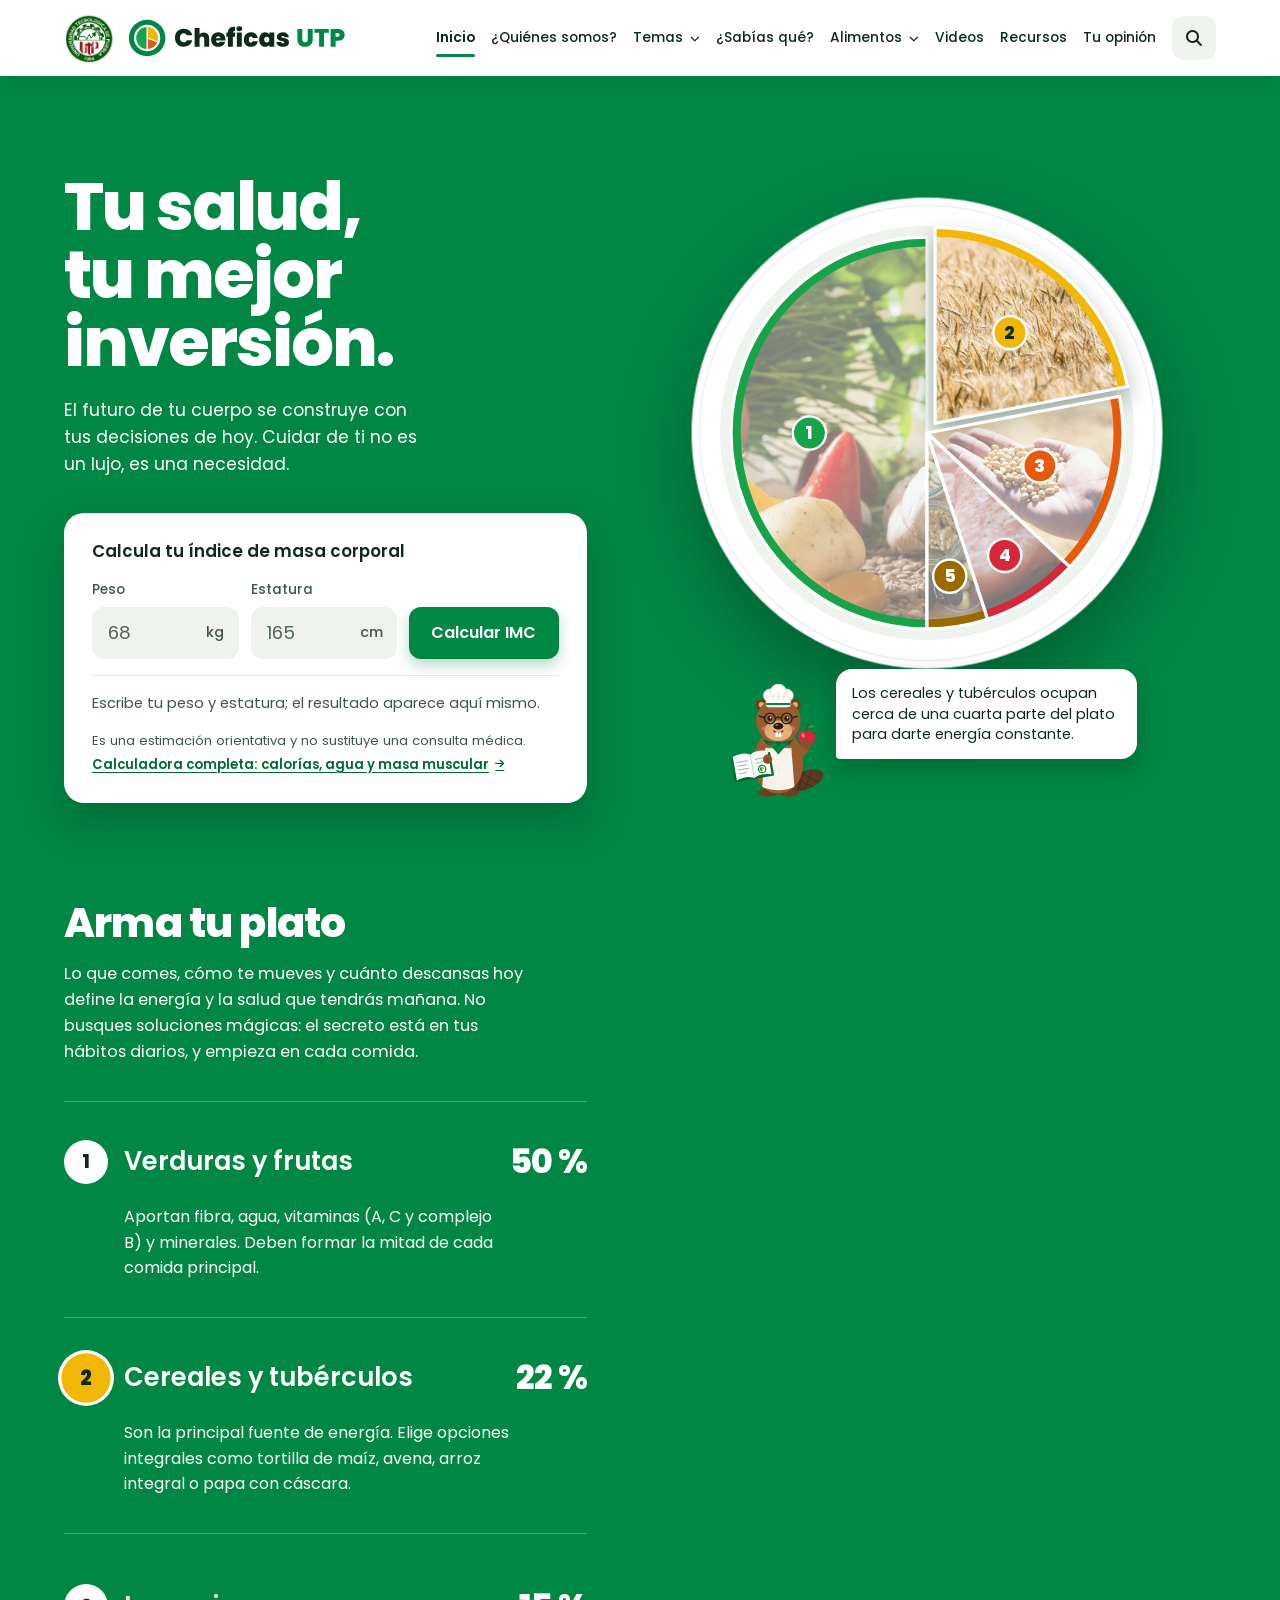
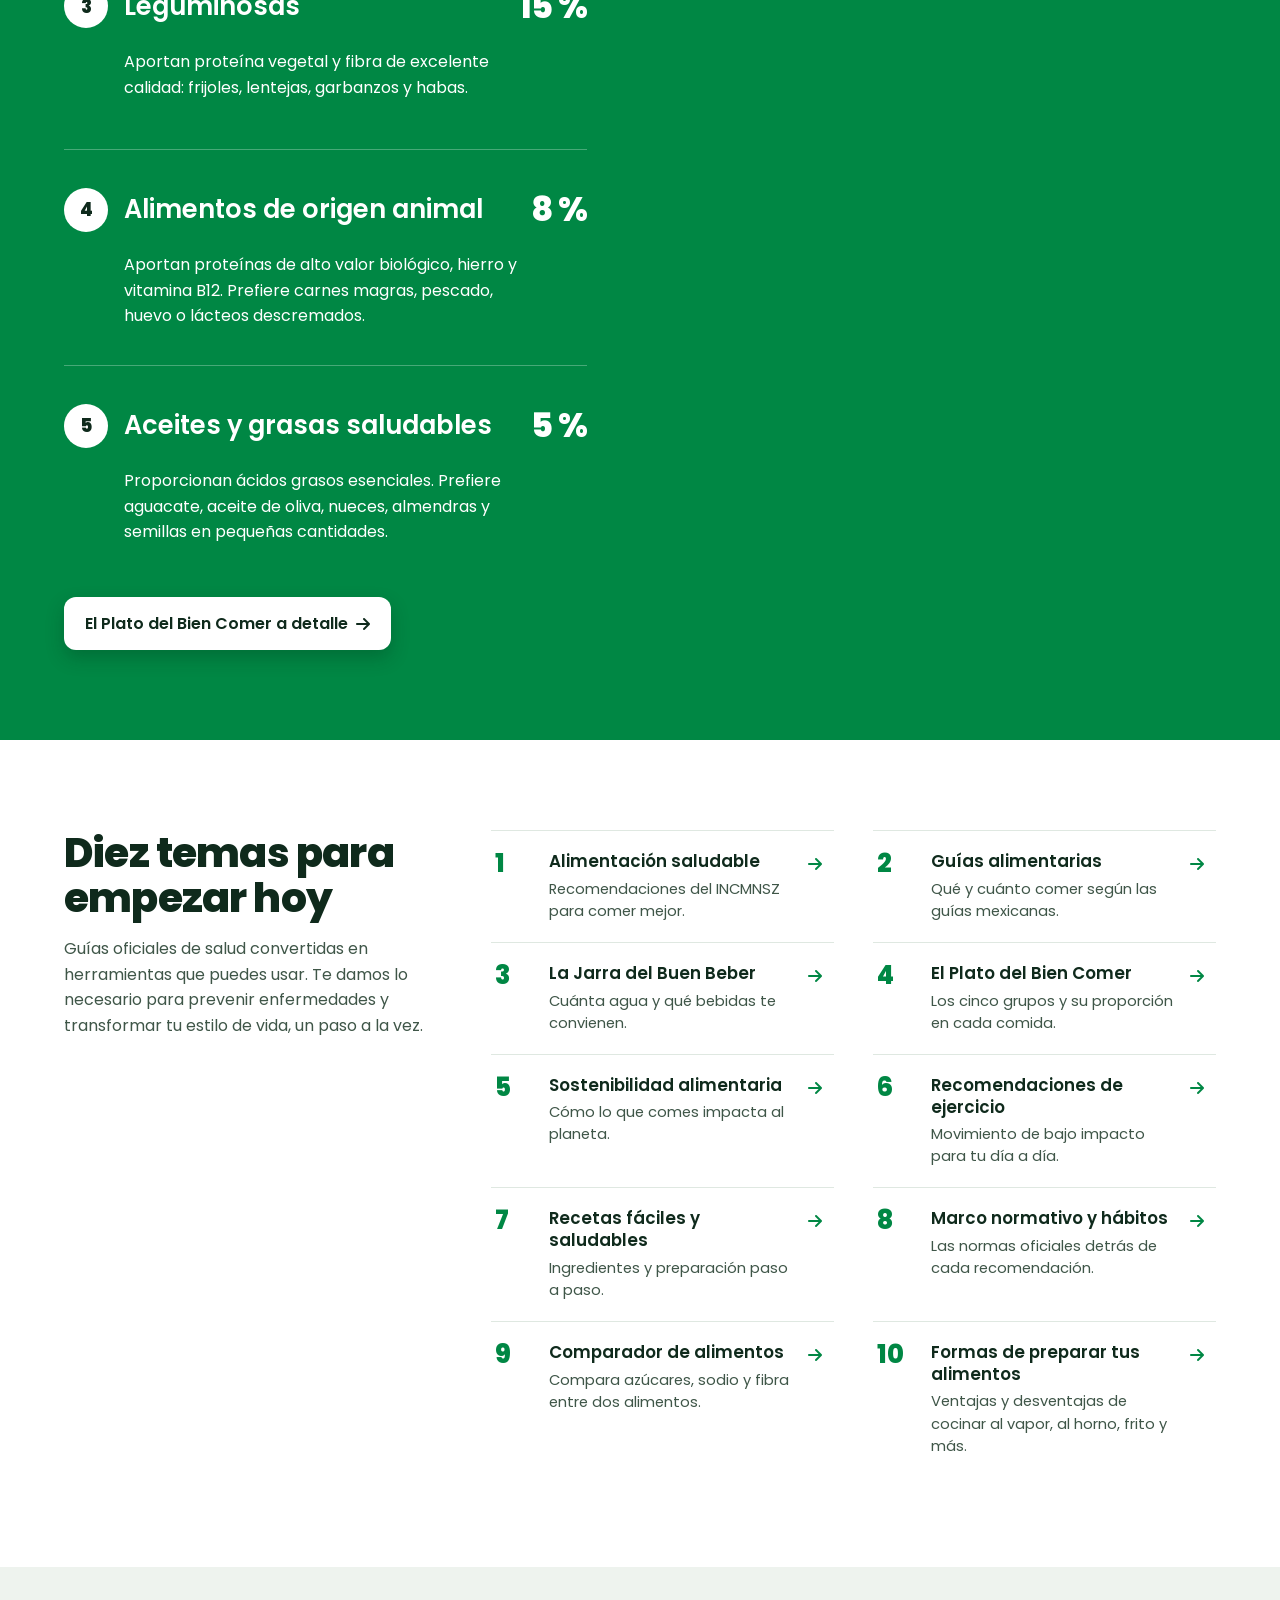
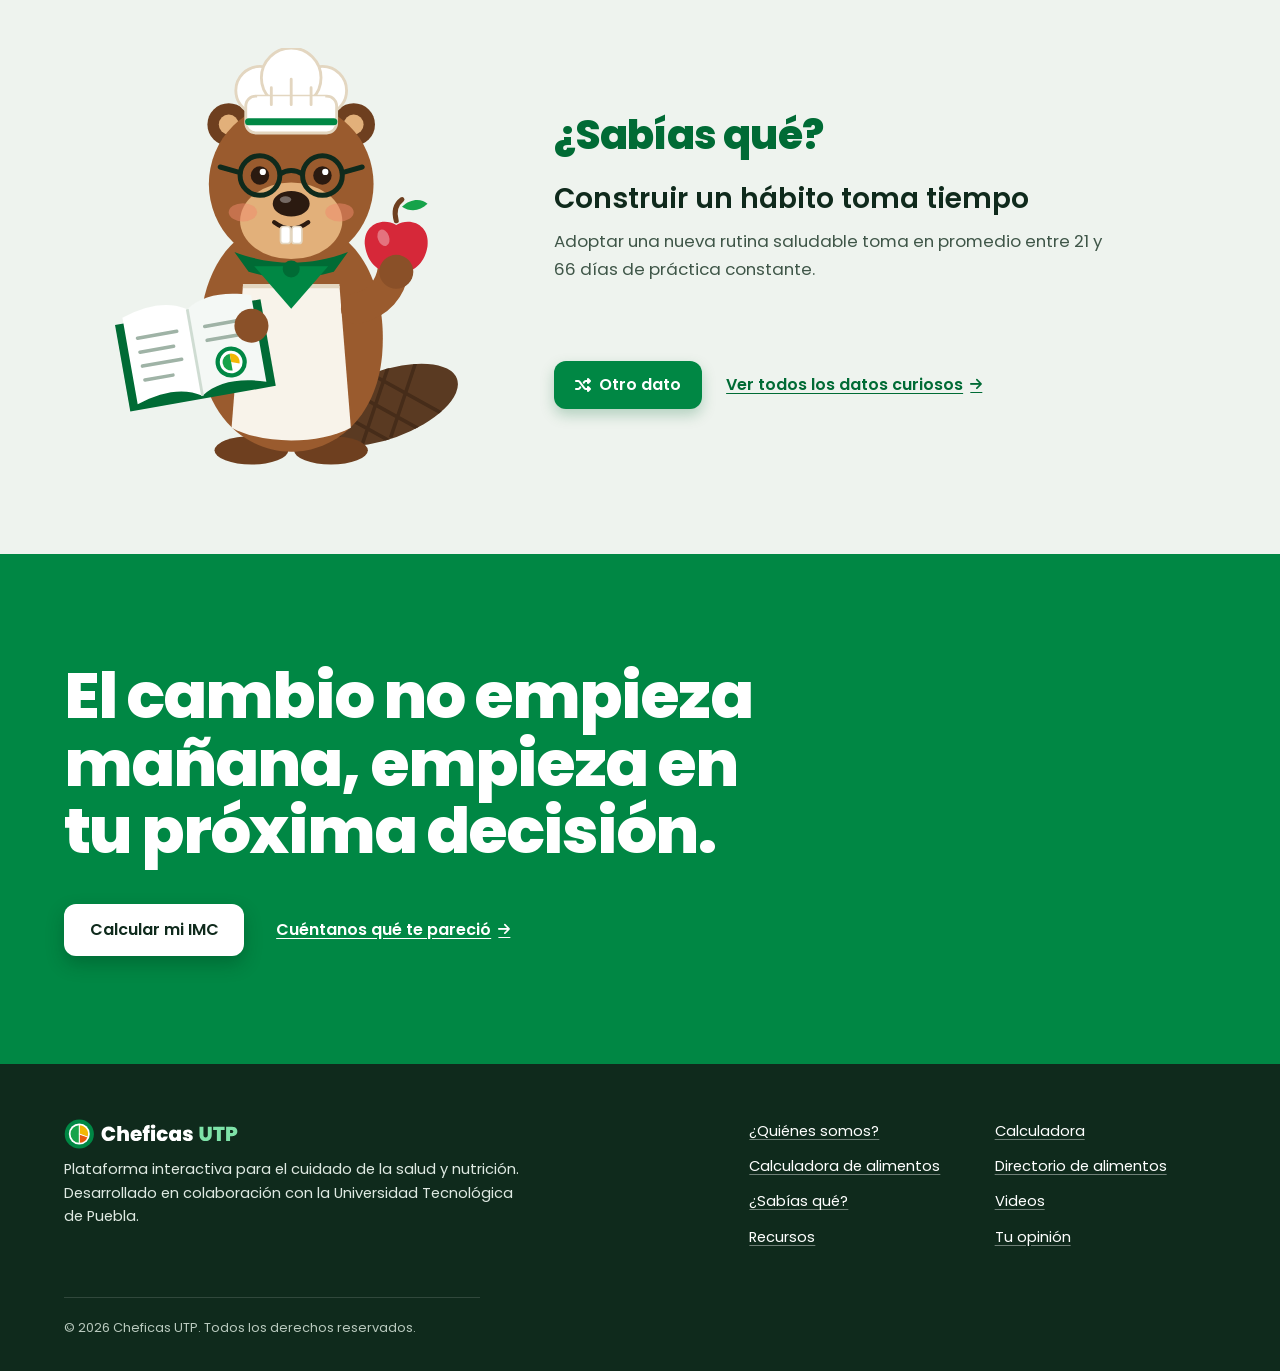
<file: index.html>
<!DOCTYPE html>
<html lang="es">
<head>
  <meta charset="UTF-8">
  <meta name="viewport" content="width=device-width, initial-scale=1.0">
  <title>Cheficas UTP</title>
  <meta name="description" content="Cheficas UTP: calcula tu IMC y aprende a armar tu plato con las guías oficiales de salud. Plataforma gratuita de la Universidad Tecnológica de Puebla.">

  <link rel="icon" type="image/svg+xml" href="Resources/marca/icono-cheficas.svg">
  <link rel="icon" type="image/png" href="Resources/marca/icono-cheficas.png">
  <link rel="preload" href="Resources/fonts/poppins-latin-800-normal.woff2" as="font" type="font/woff2" crossorigin>

  <!-- Font Awesome para los íconos -->
  <link rel="stylesheet" href="https://cdnjs.cloudflare.com/ajax/libs/font-awesome/6.5.1/css/all.min.css">

  <!-- Estilos generales del sitio y estilos propios del Inicio -->
  <link rel="stylesheet" href="Styles/Style_components.css">
  <link rel="stylesheet" href="Styles/sitio.css">
  <link rel="stylesheet" href="Styles/inicio.css">
</head>
<body class="sitio page-inicio">

  <a class="saltar-contenido" href="#contenido">Saltar al contenido</a>

  <!-- ENCABEZADO CON LOGOS Y NAVEGACIÓN -->
  <header class="header-site">
    <div class="header-bar">
      <a class="header-logos" href="index.html" aria-label="Cheficas UTP, ir al inicio">
        <img src="Resources/logo-utp.png" alt="Universidad Tecnológica de Puebla" width="52" height="52">
        <img src="Resources/marca/logo-cheficas.svg" alt="Cheficas UTP" class="logo-wdl" width="220" height="40">
      </a>

      <nav class="navbar" aria-label="Navegación principal">
        <div class="nav-container">
          <button class="nav-toggle" id="nav-toggle" aria-label="Abrir menú" aria-controls="nav-menu">
            <i class="fa-solid fa-bars" aria-hidden="true"></i>
          </button>

          <ul class="nav-menu" id="nav-menu">
            <li class="nav-item"><a href="index.html" class="nav-link active" aria-current="page">Inicio</a></li>
            <li class="nav-item"><a href="Views/quienes_somos.html" class="nav-link">¿Quiénes somos?</a></li>

            <!-- APARTADO DE TEMAS CON MENÚ DESPLEGABLE -->
            <li class="nav-item dropdown-item">
              <a href="Views/temas.html" class="nav-link">Temas <i class="fa-solid fa-chevron-down" aria-hidden="true"></i></a>
              <ul class="dropdown-menu" id="topics-dropdown">
                <li><a href="Views/temas.html" data-topic="1">Alimentación saludable (INCMNSZ)</a></li>
                <li><a href="Views/temas.html" data-topic="2">Guías alimentarias</a></li>
                <li><a href="Views/temas.html" data-topic="3">Hidratación y la Jarra del Buen Beber</a></li>
                <li><a href="Views/temas.html" data-topic="4">El Plato del Bien Comer</a></li>
                <li><a href="Views/temas.html" data-topic="5">Sostenibilidad alimentaria</a></li>
                <li><a href="Views/temas.html" data-topic="6">Recomendaciones de ejercicio</a></li>
                <li><a href="Views/temas.html" data-topic="7">Videos de recetas</a></li>
                <li><a href="Views/temas.html" data-topic="8">Marco normativo y Hábitos</a></li>
                <li><a href="Views/temas.html" data-topic="9">Comparador de alimentos</a></li>
                <li><a href="Views/temas.html" data-topic="10">Formas de preparar alimentos</a></li>
              </ul>
            </li>

            <li class="nav-item"><a href="Views/sabias_que.html" class="nav-link">¿Sabías qué?</a></li>
            <li class="nav-item dropdown-item">
              <a href="Views/directorio_alimentos.html" class="nav-link">Alimentos <i class="fa-solid fa-chevron-down" aria-hidden="true"></i></a>
              <ul class="dropdown-menu">
                <li><a href="Views/directorio_alimentos.html">Directorio de alimentos</a></li>
                <li><a href="Views/calculadora_alimentos.html">Calculadora de alimentos</a></li>
              </ul>
            </li>
            <li class="nav-item"><a href="Views/videos.html" class="nav-link">Videos</a></li>
            <li class="nav-item"><a href="Views/recursos.html" class="nav-link">Recursos</a></li>
            <li class="nav-item"><a href="Views/tu_opinion.html" class="nav-link">Tu opinión</a></li>
          </ul>
        </div>
      </nav>
    </div>
  </header>

  <main id="contenido">

    <!-- EL MANTEL: titular, calculadora rápida y el plato interactivo -->
    <section class="mesa" aria-labelledby="titulo-inicio">

      <div class="mesa-intro">
        <h1 id="titulo-inicio">Tu salud, tu mejor inversión.</h1>
        <p class="mesa-lead">El futuro de tu cuerpo se construye con tus decisiones de hoy. Cuidar de ti no es un lujo, es una necesidad.</p>

        <!-- FICHA RÁPIDA DE IMC -->
        <form class="ficha-imc" id="ficha-imc" novalidate aria-labelledby="ficha-titulo">
          <h2 id="ficha-titulo">Calcula tu índice de masa corporal</h2>

          <div class="ficha-campos">
            <div class="campo">
              <label for="imc-peso">Peso</label>
              <div class="campo-control">
                <input id="imc-peso" name="peso" type="number" inputmode="decimal" min="20" max="300" step="0.1" placeholder="68" aria-describedby="imc-error" required>
                <span class="campo-unidad" aria-hidden="true">kg</span>
              </div>
            </div>
            <div class="campo">
              <label for="imc-estatura">Estatura</label>
              <div class="campo-control">
                <input id="imc-estatura" name="estatura" type="number" inputmode="numeric" min="100" max="230" step="1" placeholder="165" aria-describedby="imc-error" required>
                <span class="campo-unidad" aria-hidden="true">cm</span>
              </div>
            </div>
            <button type="submit" class="ficha-boton">Calcular IMC</button>
          </div>

          <p class="ficha-error" id="imc-error" role="alert"></p>

          <div class="ficha-resultado" id="imc-resultado" aria-live="polite">
            <p class="ficha-vacio" id="imc-vacio">Escribe tu peso y estatura; el resultado aparece aquí mismo.</p>

            <div class="ficha-lectura" id="imc-lectura" hidden>
              <p class="ficha-numero"><span id="imc-valor">0.0</span> <span class="ficha-categoria" id="imc-categoria"></span></p>
              <div class="ficha-escala" aria-hidden="true">
                <span class="escala-tramo tramo-bajo"></span>
                <span class="escala-tramo tramo-normal"></span>
                <span class="escala-tramo tramo-sobre"></span>
                <span class="escala-tramo tramo-obes"></span>
                <i class="fa-solid fa-caret-down escala-marca" id="imc-marca"></i>
              </div>
              <div class="ficha-rangos" aria-hidden="true">
                <span>18.5</span><span>25</span><span>30</span>
              </div>
            </div>
          </div>

          <p class="ficha-nota">Es una estimación orientativa y no sustituye una consulta médica.
            <a href="Views/calculadora.html">Calculadora completa: calorías, agua y masa muscular <i class="fa-solid fa-arrow-right" aria-hidden="true"></i></a>
          </p>
        </form>
      </div>

      <!-- EL PLATO (se dibuja con Js/inicio.js a partir de la lista de grupos) -->
      <div class="mesa-plato">
        <div class="plato-fijo">
          <figure class="plato" aria-hidden="true">
            <svg class="plato-svg" id="plato-svg" viewBox="-24 -24 648 648" role="presentation"></svg>
          </figure>
          <div class="castor-guia">
            <img src="Resources/marca/castor-sabio.svg" alt="" class="castor-guia-img" width="300" height="300">
            <p class="castor-globo" id="castor-globo" aria-live="polite">Elige un grupo del plato y te digo cuánto espacio debe ocupar.</p>
          </div>
        </div>
      </div>

      <!-- LOS CINCO GRUPOS: la leyenda numerada también es el índice del plato -->
      <div class="mesa-grupos">
        <h2>Arma tu plato</h2>
        <p class="mesa-grupos-lead">Lo que comes, cómo te mueves y cuánto descansas hoy define la energía y la salud que tendrás mañana. No busques soluciones mágicas: el secreto está en tus hábitos diarios, y empieza en cada comida.</p>

        <ol class="grupos" id="grupos">
          <li class="grupo" data-grupo="1" data-pct="50" data-color="#16a34a" data-foto="Resources/home/plato/verduras.jpg"
              data-castor="Llena la mitad de tu plato con verduras y frutas: te dan las vitaminas y el agua que tu cuerpo necesita cada día.">
            <button type="button" class="grupo-boton" aria-pressed="false">
              <span class="grupo-num">1</span>
              <span class="grupo-nombre">Verduras y frutas</span>
              <span class="grupo-pct">50 %</span>
            </button>
            <p>Aportan fibra, agua, vitaminas (A, C y complejo B) y minerales. Deben formar la mitad de cada comida principal.</p>
          </li>
          <li class="grupo" data-grupo="2" data-pct="22" data-color="#f2b705" data-tinta="#0f2a1c" data-foto="Resources/home/plato/cereales.jpg"
              data-castor="Los cereales y tubérculos ocupan cerca de una cuarta parte del plato para darte energía constante.">
            <button type="button" class="grupo-boton" aria-pressed="false">
              <span class="grupo-num">2</span>
              <span class="grupo-nombre">Cereales y tubérculos</span>
              <span class="grupo-pct">22 %</span>
            </button>
            <p>Son la principal fuente de energía. Elige opciones integrales como tortilla de maíz, avena, arroz integral o papa con cáscara.</p>
          </li>
          <li class="grupo" data-grupo="3" data-pct="15" data-color="#e8590c" data-foto="Resources/home/plato/leguminosas.jpg"
              data-castor="Combina leguminosas con cereales y obtienes una gran fuente de proteína de origen vegetal.">
            <button type="button" class="grupo-boton" aria-pressed="false">
              <span class="grupo-num">3</span>
              <span class="grupo-nombre">Leguminosas</span>
              <span class="grupo-pct">15 %</span>
            </button>
            <p>Aportan proteína vegetal y fibra de excelente calidad: frijoles, lentejas, garbanzos y habas.</p>
          </li>
          <li class="grupo" data-grupo="4" data-pct="8" data-color="#d62839" data-foto="Resources/home/plato/origen-animal.jpg"
              data-castor="Una porción modesta basta para cubrir tu proteína animal y tu hierro.">
            <button type="button" class="grupo-boton" aria-pressed="false">
              <span class="grupo-num">4</span>
              <span class="grupo-nombre">Alimentos de origen animal</span>
              <span class="grupo-pct">8 %</span>
            </button>
            <p>Aportan proteínas de alto valor biológico, hierro y vitamina B12. Prefiere carnes magras, pescado, huevo o lácteos descremados.</p>
          </li>
          <li class="grupo" data-grupo="5" data-pct="5" data-color="#9a6a00" data-foto="Resources/home/plato/grasas.jpg"
              data-castor="Usa grasas saludables con moderación para cuidar tu corazón.">
            <button type="button" class="grupo-boton" aria-pressed="false">
              <span class="grupo-num">5</span>
              <span class="grupo-nombre">Aceites y grasas saludables</span>
              <span class="grupo-pct">5 %</span>
            </button>
            <p>Proporcionan ácidos grasos esenciales. Prefiere aguacate, aceite de oliva, nueces, almendras y semillas en pequeñas cantidades.</p>
          </li>
        </ol>

        <a class="mesa-mas" href="Views/temas.html" data-topic="4">El Plato del Bien Comer a detalle <i class="fa-solid fa-arrow-right" aria-hidden="true"></i></a>
      </div>
    </section>

    <!-- ÍNDICE DE TEMAS -->
    <section class="temas-indice" aria-labelledby="titulo-temas">
      <div class="temas-cabeza">
        <h2 id="titulo-temas">Diez temas para empezar hoy</h2>
        <p>Guías oficiales de salud convertidas en herramientas que puedes usar. Te damos lo necesario para prevenir enfermedades y transformar tu estilo de vida, un paso a la vez.</p>
      </div>

      <ol class="temas-lista">
        <li><a href="Views/temas.html" data-topic="1"><span class="tema-num">1</span><span class="tema-texto"><strong>Alimentación saludable</strong><span>Recomendaciones del INCMNSZ para comer mejor.</span></span><i class="fa-solid fa-arrow-right" aria-hidden="true"></i></a></li>
        <li><a href="Views/temas.html" data-topic="2"><span class="tema-num">2</span><span class="tema-texto"><strong>Guías alimentarias</strong><span>Qué y cuánto comer según las guías mexicanas.</span></span><i class="fa-solid fa-arrow-right" aria-hidden="true"></i></a></li>
        <li><a href="Views/temas.html" data-topic="3"><span class="tema-num">3</span><span class="tema-texto"><strong>La Jarra del Buen Beber</strong><span>Cuánta agua y qué bebidas te convienen.</span></span><i class="fa-solid fa-arrow-right" aria-hidden="true"></i></a></li>
        <li><a href="Views/temas.html" data-topic="4"><span class="tema-num">4</span><span class="tema-texto"><strong>El Plato del Bien Comer</strong><span>Los cinco grupos y su proporción en cada comida.</span></span><i class="fa-solid fa-arrow-right" aria-hidden="true"></i></a></li>
        <li><a href="Views/temas.html" data-topic="5"><span class="tema-num">5</span><span class="tema-texto"><strong>Sostenibilidad alimentaria</strong><span>Cómo lo que comes impacta al planeta.</span></span><i class="fa-solid fa-arrow-right" aria-hidden="true"></i></a></li>
        <li><a href="Views/temas.html" data-topic="6"><span class="tema-num">6</span><span class="tema-texto"><strong>Recomendaciones de ejercicio</strong><span>Movimiento de bajo impacto para tu día a día.</span></span><i class="fa-solid fa-arrow-right" aria-hidden="true"></i></a></li>
        <li><a href="Views/temas.html" data-topic="7"><span class="tema-num">7</span><span class="tema-texto"><strong>Recetas fáciles y saludables</strong><span>Ingredientes y preparación paso a paso.</span></span><i class="fa-solid fa-arrow-right" aria-hidden="true"></i></a></li>
        <li><a href="Views/temas.html" data-topic="8"><span class="tema-num">8</span><span class="tema-texto"><strong>Marco normativo y hábitos</strong><span>Las normas oficiales detrás de cada recomendación.</span></span><i class="fa-solid fa-arrow-right" aria-hidden="true"></i></a></li>
        <li><a href="Views/temas.html" data-topic="9"><span class="tema-num">9</span><span class="tema-texto"><strong>Comparador de alimentos</strong><span>Compara azúcares, sodio y fibra entre dos alimentos.</span></span><i class="fa-solid fa-arrow-right" aria-hidden="true"></i></a></li>
        <li><a href="Views/temas.html" data-topic="10"><span class="tema-num">10</span><span class="tema-texto"><strong>Formas de preparar tus alimentos</strong><span>Ventajas y desventajas de cocinar al vapor, al horno, frito y más.</span></span><i class="fa-solid fa-arrow-right" aria-hidden="true"></i></a></li>
      </ol>
    </section>

    <!-- ¿SABÍAS QUÉ? -->
    <section class="dato" aria-labelledby="titulo-dato">
      <img src="Resources/marca/castor-sabio.svg" alt="Cheficas UTP, el castor guía, con un libro de datos curiosos" class="dato-castor" width="300" height="300" loading="lazy">
      <div class="dato-texto">
        <h2 id="titulo-dato">¿Sabías qué?</h2>
        <div class="dato-tarjeta" aria-live="polite">
          <p class="dato-titulo" id="dato-titulo">Construir un hábito toma tiempo</p>
          <p class="dato-desc" id="dato-desc">Adoptar una nueva rutina saludable toma en promedio entre 21 y 66 días de práctica constante.</p>
        </div>
        <div class="dato-acciones">
          <button type="button" class="boton-tinta" id="dato-otro"><i class="fa-solid fa-shuffle" aria-hidden="true"></i> Otro dato</button>
          <a href="Views/sabias_que.html" class="enlace-flecha">Ver todos los datos curiosos <i class="fa-solid fa-arrow-right" aria-hidden="true"></i></a>
        </div>
      </div>
    </section>

    <!-- CIERRE -->
    <section class="cierre" aria-labelledby="titulo-cierre">
      <h2 id="titulo-cierre">El cambio no empieza mañana, empieza en tu próxima decisión.</h2>
      <div class="cierre-acciones">
        <a href="#ficha-imc" class="boton-blanco">Calcular mi IMC</a>
        <a href="Views/tu_opinion.html" class="enlace-claro">Cuéntanos qué te pareció <i class="fa-solid fa-arrow-right" aria-hidden="true"></i></a>
      </div>
    </section>

  </main>

  <!-- PIE DE PÁGINA -->
  <footer class="footer-site">
    <div class="footer-container">
      <div class="footer-marca">
        <p class="footer-title"><img src="Resources/marca/logo-cheficas-claro.svg" alt="Cheficas UTP" width="176" height="32"></p>
        <p>Plataforma interactiva para el cuidado de la salud y nutrición. Desarrollado en colaboración con la Universidad Tecnológica de Puebla.</p>
      </div>
      <ul class="footer-enlaces" aria-label="Secciones">
        <li><a href="Views/quienes_somos.html">¿Quiénes somos?</a></li>
        <li><a href="Views/calculadora.html">Calculadora</a></li>
        <li><a href="Views/calculadora_alimentos.html">Calculadora de alimentos</a></li>
        <li><a href="Views/directorio_alimentos.html">Directorio de alimentos</a></li>
        <li><a href="Views/sabias_que.html">¿Sabías qué?</a></li>
        <li><a href="Views/videos.html">Videos</a></li>
        <li><a href="Views/recursos.html">Recursos</a></li>
        <li><a href="Views/tu_opinion.html">Tu opinión</a></li>
      </ul>
      <p class="copyright">© 2026 Cheficas UTP. Todos los derechos reservados.</p>
    </div>
  </footer>

  <!-- ARCHIVOS JAVASCRIPT -->
  <script src="Js/main.js"></script>
  <script src="Js/buscador.js"></script>
  <script src="Js/movimiento.js"></script>
  <script src="Js/sabias_que.js"></script>
  <script src="Js/inicio.js"></script>
</body>
</html>
</file>
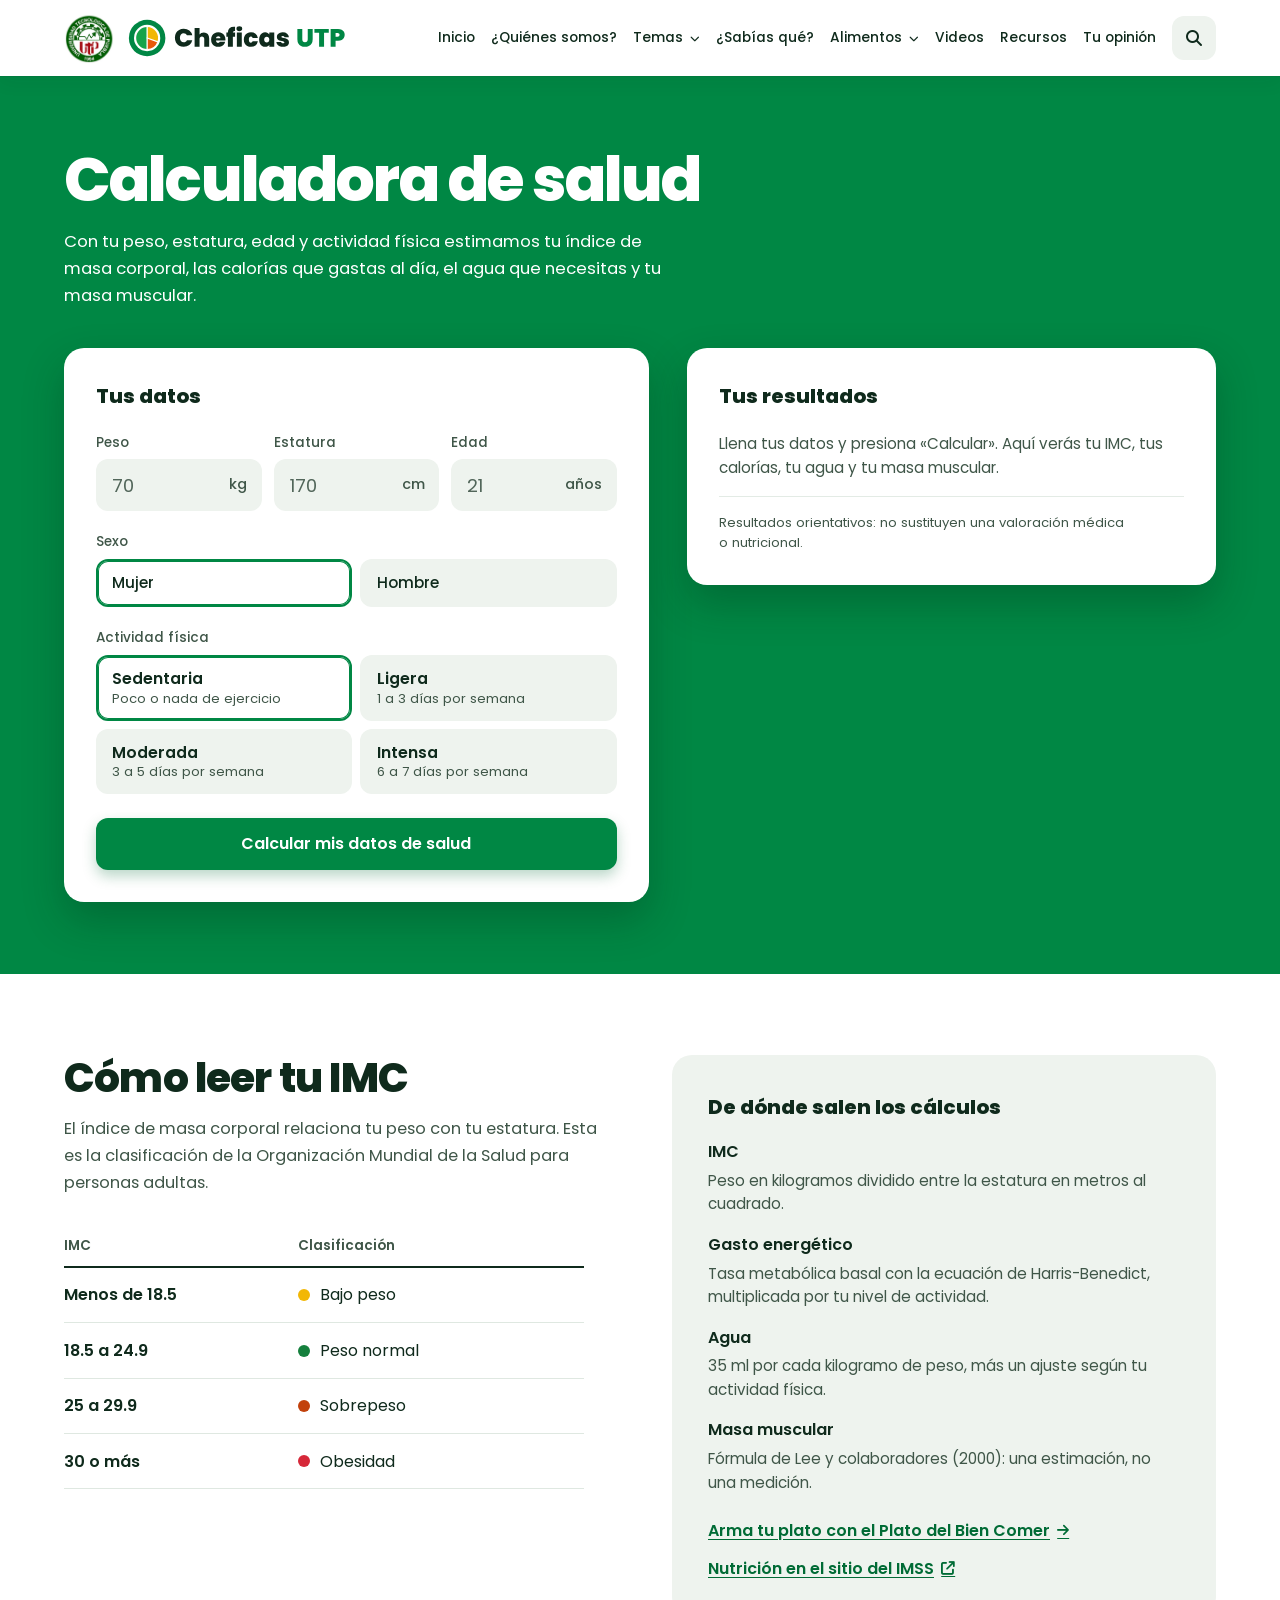
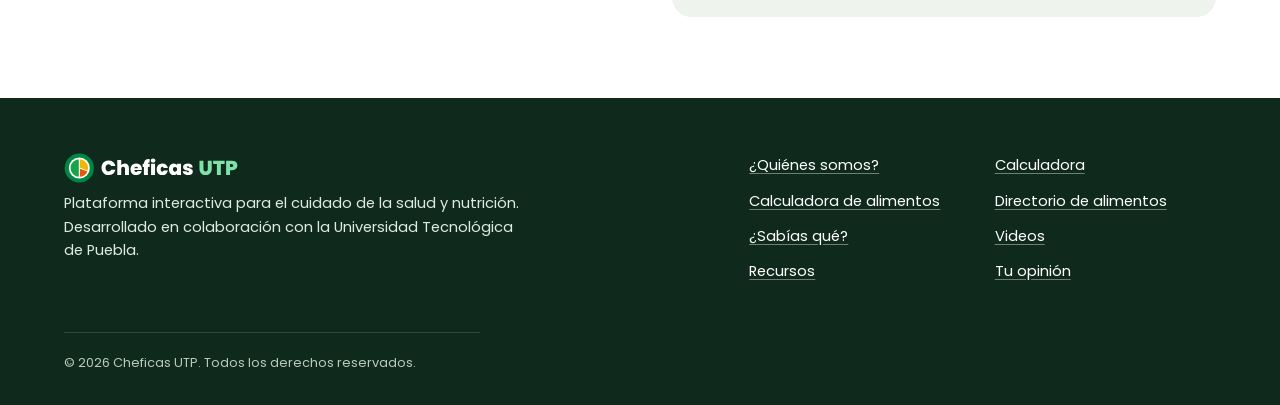
<file: Views/calculadora.html>
<!DOCTYPE html>
<html lang="es">
<head>
  <meta charset="UTF-8">
  <meta name="viewport" content="width=device-width, initial-scale=1.0">
  <title>Calculadora de IMC - Cheficas UTP</title>
  <meta name="description" content="Calcula tu índice de masa corporal, tus calorías diarias, el agua que necesitas y una estimación de tu masa muscular.">

  <link rel="icon" type="image/svg+xml" href="../Resources/marca/icono-cheficas.svg">
  <link rel="icon" type="image/png" href="../Resources/marca/icono-cheficas.png">
  <link rel="preload" href="../Resources/fonts/poppins-latin-800-normal.woff2" as="font" type="font/woff2" crossorigin>

  <!-- Font Awesome para los íconos -->
  <link rel="stylesheet" href="https://cdnjs.cloudflare.com/ajax/libs/font-awesome/6.5.1/css/all.min.css">

  <!-- Estilos: componentes heredados, sistema compartido y estilos propios de la página -->
  <link rel="stylesheet" href="../Styles/Style_components.css">
  <link rel="stylesheet" href="../Styles/sitio.css">
  <link rel="stylesheet" href="../Styles/calculadora.css">
</head>
<body class="sitio pagina-calculadora">

  <a class="saltar-contenido" href="#contenido">Saltar al contenido</a>

  <!-- ENCABEZADO CON LOGOS Y NAVEGACIÓN -->
  <header class="header-site">
    <div class="header-bar">
      <a class="header-logos" href="../index.html" aria-label="Cheficas UTP, ir al inicio">
        <img src="../Resources/logo-utp.png" alt="Universidad Tecnológica de Puebla" width="52" height="52">
        <img src="../Resources/marca/logo-cheficas.svg" alt="Cheficas UTP" class="logo-wdl" width="220" height="40">
      </a>

      <nav class="navbar" aria-label="Navegación principal">
        <div class="nav-container">
          <button class="nav-toggle" id="nav-toggle" aria-label="Abrir menú" aria-controls="nav-menu">
            <i class="fa-solid fa-bars" aria-hidden="true"></i>
          </button>

          <ul class="nav-menu" id="nav-menu">
            <li class="nav-item"><a href="../index.html" class="nav-link">Inicio</a></li>
            <li class="nav-item"><a href="quienes_somos.html" class="nav-link">¿Quiénes somos?</a></li>

            <!-- APARTADO DE TEMAS CON MENÚ DESPLEGABLE -->
            <li class="nav-item dropdown-item">
              <a href="temas.html" class="nav-link">Temas <i class="fa-solid fa-chevron-down" aria-hidden="true"></i></a>
              <ul class="dropdown-menu" id="topics-dropdown">
                <li><a href="temas.html" data-topic="1">Alimentación saludable (INCMNSZ)</a></li>
                <li><a href="temas.html" data-topic="2">Guías alimentarias</a></li>
                <li><a href="temas.html" data-topic="3">Hidratación y la Jarra del Buen Beber</a></li>
                <li><a href="temas.html" data-topic="4">El Plato del Bien Comer</a></li>
                <li><a href="temas.html" data-topic="5">Sostenibilidad alimentaria</a></li>
                <li><a href="temas.html" data-topic="6">Recomendaciones de ejercicio</a></li>
                <li><a href="temas.html" data-topic="7">Recetas fáciles y saludables</a></li>
                <li><a href="temas.html" data-topic="8">Marco normativo y hábitos</a></li>
                <li><a href="temas.html" data-topic="9">Comparador de alimentos</a></li>
                <li><a href="temas.html" data-topic="10">Formas de preparar alimentos</a></li>
              </ul>
            </li>

            <li class="nav-item"><a href="sabias_que.html" class="nav-link">¿Sabías qué?</a></li>
            <li class="nav-item dropdown-item">
              <a href="directorio_alimentos.html" class="nav-link">Alimentos <i class="fa-solid fa-chevron-down" aria-hidden="true"></i></a>
              <ul class="dropdown-menu">
                <li><a href="directorio_alimentos.html">Directorio de alimentos</a></li>
                <li><a href="calculadora_alimentos.html">Calculadora de alimentos</a></li>
              </ul>
            </li>
            <li class="nav-item"><a href="videos.html" class="nav-link">Videos</a></li>
            <li class="nav-item"><a href="recursos.html" class="nav-link">Recursos</a></li>
            <li class="nav-item"><a href="tu_opinion.html" class="nav-link">Tu opinión</a></li>
          </ul>
        </div>
      </nav>
    </div>
  </header>

  <main id="contenido">

    <!-- CALCULADORA SOBRE EL MANTEL -->
    <section class="calc" aria-labelledby="titulo-calc">
      <div class="calc-intro">
        <h1 id="titulo-calc">Calculadora de salud</h1>
        <p class="portada-lead">Con tu peso, estatura, edad y actividad física estimamos tu índice de masa corporal, las calorías que gastas al día, el agua que necesitas y tu masa muscular.</p>
      </div>

      <form class="calc-form" id="imc-form" novalidate aria-labelledby="calc-form-titulo">
        <h2 id="calc-form-titulo">Tus datos</h2>

        <div class="calc-campos">
          <div class="campo">
            <label for="peso">Peso</label>
            <div class="campo-control">
              <input type="number" id="peso" inputmode="decimal" min="20" max="300" step="0.1" placeholder="70" required>
              <span class="campo-unidad" aria-hidden="true">kg</span>
            </div>
          </div>
          <div class="campo">
            <label for="estatura">Estatura</label>
            <div class="campo-control">
              <input type="number" id="estatura" inputmode="numeric" min="100" max="230" step="1" placeholder="170" required>
              <span class="campo-unidad" aria-hidden="true">cm</span>
            </div>
          </div>
          <div class="campo">
            <label for="edad">Edad</label>
            <div class="campo-control">
              <input type="number" id="edad" inputmode="numeric" min="15" max="100" step="1" placeholder="21" required>
              <span class="campo-unidad" aria-hidden="true">años</span>
            </div>
          </div>
        </div>

        <fieldset class="segmentos">
          <legend>Sexo</legend>
          <div class="segmentos-opciones">
            <label><input type="radio" name="genero" value="Mujer" checked><span>Mujer</span></label>
            <label><input type="radio" name="genero" value="Hombre"><span>Hombre</span></label>
          </div>
        </fieldset>

        <fieldset class="segmentos">
          <legend>Actividad física</legend>
          <div class="segmentos-opciones segmentos-actividad">
            <label><input type="radio" name="actividad" value="1.2" checked><span><strong>Sedentaria</strong>Poco o nada de ejercicio</span></label>
            <label><input type="radio" name="actividad" value="1.375"><span><strong>Ligera</strong>1 a 3 días por semana</span></label>
            <label><input type="radio" name="actividad" value="1.55"><span><strong>Moderada</strong>3 a 5 días por semana</span></label>
            <label><input type="radio" name="actividad" value="1.725"><span><strong>Intensa</strong>6 a 7 días por semana</span></label>
          </div>
        </fieldset>

        <p class="calc-error" id="calc-error" role="alert"></p>

        <button type="submit" class="boton-mantel calc-boton">Calcular mis datos de salud</button>
      </form>

      <!-- RESULTADOS -->
      <section class="calc-resultados" id="calc-resultados" aria-labelledby="titulo-resultados" aria-live="polite">
        <h2 id="titulo-resultados">Tus resultados</h2>

        <p class="calc-vacio" id="calc-vacio">Llena tus datos y presiona «Calcular». Aquí verás tu IMC, tus calorías, tu agua y tu masa muscular.</p>

        <div class="lecturas" id="calc-lecturas" hidden>
          <div class="lectura lectura-imc">
            <p class="lectura-etiqueta">Índice de masa corporal</p>
            <p class="lectura-valor"><span id="res-imc">--</span> <span class="ficha-categoria" id="res-cat"></span></p>
            <div class="escala" aria-hidden="true">
              <span class="escala-tramo tramo-bajo"></span>
              <span class="escala-tramo tramo-normal"></span>
              <span class="escala-tramo tramo-sobre"></span>
              <span class="escala-tramo tramo-obes"></span>
              <i class="fa-solid fa-caret-down escala-marca" id="indicador-flecha"></i>
            </div>
            <div class="escala-rangos" aria-hidden="true"><span>18.5</span><span>25</span><span>30</span></div>
          </div>

          <div class="lectura">
            <p class="lectura-etiqueta">Gasto energético diario</p>
            <p class="lectura-valor"><span id="res-kcal">--</span> <small>kcal</small></p>
            <p class="lectura-nota">Calorías aproximadas que usas al día con tu nivel de actividad.</p>
          </div>

          <div class="lectura">
            <p class="lectura-etiqueta">Agua recomendada</p>
            <p class="lectura-valor"><span id="res-agua">--</span> <small>litros</small></p>
            <p class="lectura-nota" id="res-vasos">Equivale a vasos de 250 ml.</p>
          </div>

          <div class="lectura">
            <p class="lectura-etiqueta">Masa muscular estimada</p>
            <p class="lectura-valor"><span id="res-masa-muscular">--</span> <small>kg</small></p>
            <p class="lectura-nota">Masa muscular esquelética aproximada.</p>
          </div>
        </div>

        <p class="calc-aviso">Resultados orientativos: no sustituyen una valoración médica o nutricional.</p>
      </section>
    </section>

    <!-- CÓMO LEER LOS RESULTADOS -->
    <section class="seccion leer" aria-labelledby="titulo-leer">
      <div>
        <h2 id="titulo-leer" class="titulo-seccion">Cómo leer tu IMC</h2>
        <p class="lead-seccion">El índice de masa corporal relaciona tu peso con tu estatura. Esta es la clasificación de la Organización Mundial de la Salud para personas adultas.</p>

        <table class="tabla-imc">
          <caption class="sr-only">Clasificación del IMC según la OMS</caption>
          <thead>
            <tr><th scope="col">IMC</th><th scope="col">Clasificación</th></tr>
          </thead>
          <tbody>
            <tr data-nivel="bajo"><td>Menos de 18.5</td><td>Bajo peso</td></tr>
            <tr data-nivel="normal"><td>18.5 a 24.9</td><td>Peso normal</td></tr>
            <tr data-nivel="sobre"><td>25 a 29.9</td><td>Sobrepeso</td></tr>
            <tr data-nivel="obes"><td>30 o más</td><td>Obesidad</td></tr>
          </tbody>
        </table>
      </div>

      <div class="formulas">
        <h3>De dónde salen los cálculos</h3>
        <dl>
          <dt>IMC</dt>
          <dd>Peso en kilogramos dividido entre la estatura en metros al cuadrado.</dd>
          <dt>Gasto energético</dt>
          <dd>Tasa metabólica basal con la ecuación de Harris-Benedict, multiplicada por tu nivel de actividad.</dd>
          <dt>Agua</dt>
          <dd>35 ml por cada kilogramo de peso, más un ajuste según tu actividad física.</dd>
          <dt>Masa muscular</dt>
          <dd>Fórmula de Lee y colaboradores (2000): una estimación, no una medición.</dd>
        </dl>
        <div class="formulas-enlaces">
          <a href="temas.html" data-topic="4" class="enlace-flecha">Arma tu plato con el Plato del Bien Comer <i class="fa-solid fa-arrow-right" aria-hidden="true"></i></a>
          <a href="https://www.imss.gob.mx/salud-en-linea/nutricion" class="enlace-flecha" target="_blank" rel="noopener noreferrer">Nutrición en el sitio del IMSS <i class="fa-solid fa-arrow-up-right-from-square" aria-hidden="true"></i><span class="sr-only"> (abre en otra pestaña)</span></a>
        </div>
      </div>
    </section>

  </main>

  <!-- PIE DE PÁGINA -->
  <footer class="footer-site">
    <div class="footer-container">
      <div class="footer-marca">
        <p class="footer-title"><img src="../Resources/marca/logo-cheficas-claro.svg" alt="Cheficas UTP" width="176" height="32"></p>
        <p>Plataforma interactiva para el cuidado de la salud y nutrición. Desarrollado en colaboración con la Universidad Tecnológica de Puebla.</p>
      </div>
      <ul class="footer-enlaces" aria-label="Secciones">
        <li><a href="quienes_somos.html">¿Quiénes somos?</a></li>
        <li><a href="calculadora.html">Calculadora</a></li>
        <li><a href="calculadora_alimentos.html">Calculadora de alimentos</a></li>
        <li><a href="directorio_alimentos.html">Directorio de alimentos</a></li>
        <li><a href="sabias_que.html">¿Sabías qué?</a></li>
        <li><a href="videos.html">Videos</a></li>
        <li><a href="recursos.html">Recursos</a></li>
        <li><a href="tu_opinion.html">Tu opinión</a></li>
      </ul>
      <p class="copyright">© 2026 Cheficas UTP. Todos los derechos reservados.</p>
    </div>
  </footer>

  <!-- ARCHIVOS JAVASCRIPT -->
  <script src="../Js/main.js"></script>
  <script src="../Js/buscador.js"></script>
  <script src="../Js/movimiento.js"></script>
  <script src="../Js/calculadora.js"></script>
</body>
</html>
</file>
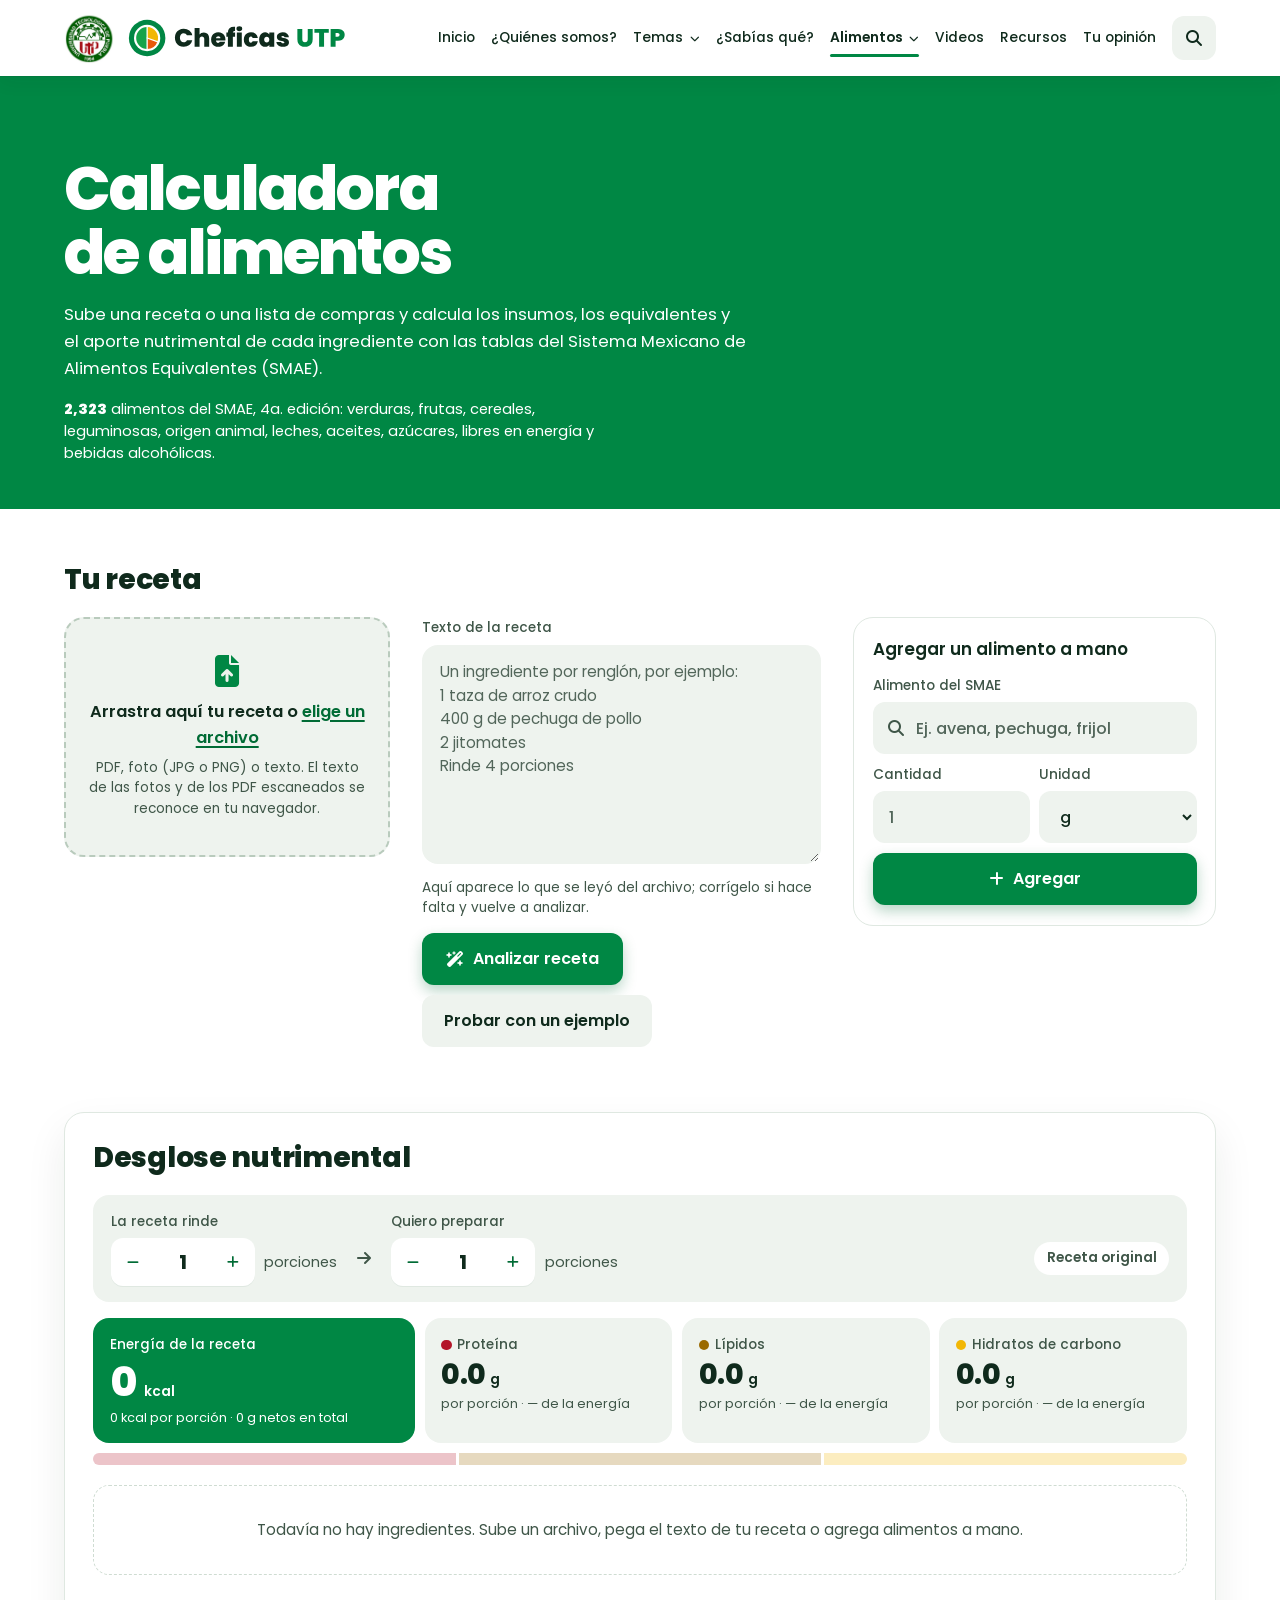
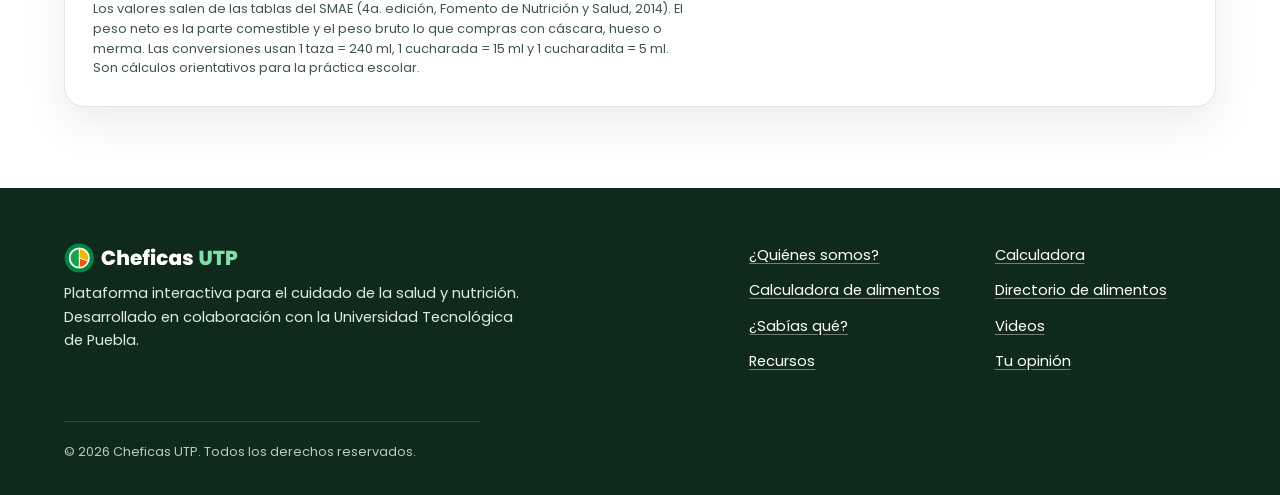
<file: Views/calculadora_alimentos.html>
<!DOCTYPE html>
<html lang="es">
<head>
  <meta charset="UTF-8">
  <meta name="viewport" content="width=device-width, initial-scale=1.0">
  <title>Calculadora de alimentos - Cheficas UTP</title>
  <meta name="description" content="Calcula insumos, equivalentes, energía y macronutrimentos de tus recetas con las tablas del Sistema Mexicano de Alimentos Equivalentes (SMAE).">

  <link rel="icon" type="image/svg+xml" href="../Resources/marca/icono-cheficas.svg">
  <link rel="icon" type="image/png" href="../Resources/marca/icono-cheficas.png">
  <link rel="preload" href="../Resources/fonts/poppins-latin-800-normal.woff2" as="font" type="font/woff2" crossorigin>

  <!-- Font Awesome para los íconos -->
  <link rel="stylesheet" href="https://cdnjs.cloudflare.com/ajax/libs/font-awesome/6.5.1/css/all.min.css">

  <!-- Estilos: componentes heredados, sistema compartido y estilos propios de la página -->
  <link rel="stylesheet" href="../Styles/Style_components.css">
  <link rel="stylesheet" href="../Styles/sitio.css">
  <link rel="stylesheet" href="../Styles/calculadora_alimentos.css">
</head>
<body class="sitio pagina-calc-alimentos">

  <a class="saltar-contenido" href="#contenido">Saltar al contenido</a>

  <!-- ENCABEZADO CON LOGOS Y NAVEGACIÓN -->
  <header class="header-site">
    <div class="header-bar">
      <a class="header-logos" href="../index.html" aria-label="Cheficas UTP, ir al inicio">
        <img src="../Resources/logo-utp.png" alt="Universidad Tecnológica de Puebla" width="52" height="52">
        <img src="../Resources/marca/logo-cheficas.svg" alt="Cheficas UTP" class="logo-wdl" width="220" height="40">
      </a>

      <nav class="navbar" aria-label="Navegación principal">
        <div class="nav-container">
          <button class="nav-toggle" id="nav-toggle" aria-label="Abrir menú" aria-controls="nav-menu">
            <i class="fa-solid fa-bars" aria-hidden="true"></i>
          </button>

          <ul class="nav-menu" id="nav-menu">
            <li class="nav-item"><a href="../index.html" class="nav-link">Inicio</a></li>
            <li class="nav-item"><a href="quienes_somos.html" class="nav-link">¿Quiénes somos?</a></li>

            <!-- APARTADO DE TEMAS CON MENÚ DESPLEGABLE -->
            <li class="nav-item dropdown-item">
              <a href="temas.html" class="nav-link">Temas <i class="fa-solid fa-chevron-down" aria-hidden="true"></i></a>
              <ul class="dropdown-menu" id="topics-dropdown">
                <li><a href="temas.html" data-topic="1">Alimentación saludable (INCMNSZ)</a></li>
                <li><a href="temas.html" data-topic="2">Guías alimentarias</a></li>
                <li><a href="temas.html" data-topic="3">Hidratación y la Jarra del Buen Beber</a></li>
                <li><a href="temas.html" data-topic="4">El Plato del Bien Comer</a></li>
                <li><a href="temas.html" data-topic="5">Sostenibilidad alimentaria</a></li>
                <li><a href="temas.html" data-topic="6">Recomendaciones de ejercicio</a></li>
                <li><a href="temas.html" data-topic="7">Recetas fáciles y saludables</a></li>
                <li><a href="temas.html" data-topic="8">Marco normativo y hábitos</a></li>
                <li><a href="temas.html" data-topic="9">Comparador de alimentos</a></li>
                <li><a href="temas.html" data-topic="10">Formas de preparar alimentos</a></li>
              </ul>
            </li>

            <li class="nav-item"><a href="sabias_que.html" class="nav-link">¿Sabías qué?</a></li>
            <li class="nav-item dropdown-item">
              <a href="directorio_alimentos.html" class="nav-link active" aria-current="page">Alimentos <i class="fa-solid fa-chevron-down" aria-hidden="true"></i></a>
              <ul class="dropdown-menu">
                <li><a href="directorio_alimentos.html">Directorio de alimentos</a></li>
                <li><a href="calculadora_alimentos.html" aria-current="page">Calculadora de alimentos</a></li>
              </ul>
            </li>
            <li class="nav-item"><a href="videos.html" class="nav-link">Videos</a></li>
            <li class="nav-item"><a href="recursos.html" class="nav-link">Recursos</a></li>
            <li class="nav-item"><a href="tu_opinion.html" class="nav-link">Tu opinión</a></li>
          </ul>
        </div>
      </nav>
    </div>
  </header>

  <main id="contenido">

    <!-- PORTADA -->
    <section class="portada portada-sola ca-portada" aria-labelledby="titulo-ca">
      <div>
        <h1 id="titulo-ca">Calculadora de alimentos</h1>
        <p class="portada-lead">Sube una receta o una lista de compras y calcula los insumos, los equivalentes y el aporte nutrimental de cada ingrediente con las tablas del Sistema Mexicano de Alimentos Equivalentes (SMAE).</p>
        <p class="ca-portada-nota"><strong id="ca-total-alimentos">2,323</strong> alimentos del SMAE, 4a. edición: verduras, frutas, cereales, leguminosas, origen animal, leches, aceites, azúcares, libres en energía y bebidas alcohólicas.</p>
      </div>
    </section>

    <div class="ca-pagina">

      <!-- ENTRADA DE DATOS -->
      <section class="ca-entrada" aria-labelledby="titulo-entrada">
        <h2 id="titulo-entrada" class="ca-titulo">Tu receta</h2>

        <div class="ca-carga">
        <div class="ca-zona" id="ca-zona">
          <input type="file" id="ca-archivo" class="ca-archivo" accept="application/pdf,image/*,.txt,text/plain" aria-describedby="ca-zona-ayuda">
          <label for="ca-archivo" class="ca-zona-cuerpo">
            <i class="fa-solid fa-file-arrow-up ca-zona-icono" aria-hidden="true"></i>
            <span class="ca-zona-titulo">Arrastra aquí tu receta o <u>elige un archivo</u></span>
            <span class="ca-zona-ayuda" id="ca-zona-ayuda">PDF, foto (JPG o PNG) o texto. El texto de las fotos y de los PDF escaneados se reconoce en tu navegador.</span>
          </label>
          <div class="ca-progreso" id="ca-progreso" hidden><span></span></div>
        </div>
        <p class="ca-estado" id="ca-estado" role="status" aria-live="polite"></p>
        </div>

        <div class="ca-texto-bloque">
          <label for="ca-texto" class="ca-etiqueta">Texto de la receta</label>
          <textarea id="ca-texto" class="ca-texto" rows="8" spellcheck="false" placeholder="Un ingrediente por renglón, por ejemplo:&#10;1 taza de arroz crudo&#10;400 g de pechuga de pollo&#10;2 jitomates&#10;Rinde 4 porciones"></textarea>
          <p class="ca-ayuda">Aquí aparece lo que se leyó del archivo; corrígelo si hace falta y vuelve a analizar.</p>
          <div class="ca-acciones">
            <button type="button" class="boton-mantel" id="ca-analizar"><i class="fa-solid fa-wand-magic-sparkles" aria-hidden="true"></i> Analizar receta</button>
            <button type="button" class="ca-boton-suave" id="ca-ejemplo">Probar con un ejemplo</button>
          </div>
        </div>

        <form class="ca-agregar" id="ca-agregar-form" autocomplete="off">
          <h3 class="ca-subtitulo">Agregar un alimento a mano</h3>
          <div class="ca-agregar-campos">
            <div class="campo ca-campo-buscar">
              <label for="ca-buscar">Alimento del SMAE</label>
              <div class="ca-buscador">
                <i class="fa-solid fa-magnifying-glass" aria-hidden="true"></i>
                <input type="text" id="ca-buscar" role="combobox" aria-autocomplete="list" aria-expanded="false" aria-controls="ca-sugerencias" placeholder="Ej. avena, pechuga, frijol">
                <ul class="ca-sugerencias" id="ca-sugerencias" role="listbox" aria-label="Alimentos que coinciden" hidden></ul>
              </div>
            </div>
            <div class="campo">
              <label for="ca-agregar-cant">Cantidad</label>
              <input type="text" id="ca-agregar-cant" class="ca-input" inputmode="decimal" placeholder="1">
            </div>
            <div class="campo">
              <label for="ca-agregar-unidad">Unidad</label>
              <select id="ca-agregar-unidad" class="campo-select"></select>
            </div>
            <button type="submit" class="boton-mantel ca-agregar-boton" id="ca-agregar"><i class="fa-solid fa-plus" aria-hidden="true"></i> Agregar</button>
          </div>
          <p class="ca-ayuda" id="ca-agregar-ayuda" aria-live="polite"></p>
        </form>
      </section>

      <!-- RESULTADOS -->
      <section class="ca-resultados" id="ca-resultados" aria-labelledby="titulo-resultados" tabindex="-1">
        <div class="ca-resultados-cabeza">
          <h2 id="titulo-resultados" class="ca-titulo">Desglose nutrimental</h2>
          <span class="ca-conteo" id="ca-conteo"></span>
        </div>

        <div class="ca-porciones">
          <div class="ca-paso">
            <label for="ca-porciones">La receta rinde</label>
            <div class="ca-stepper">
              <button type="button" data-paso="-1" data-objetivo="ca-porciones" aria-label="Una porción menos en el rendimiento"><i class="fa-solid fa-minus" aria-hidden="true"></i></button>
              <input type="number" id="ca-porciones" min="1" max="500" value="1" inputmode="numeric">
              <button type="button" data-paso="1" data-objetivo="ca-porciones" aria-label="Una porción más en el rendimiento"><i class="fa-solid fa-plus" aria-hidden="true"></i></button>
            </div>
            <span class="ca-paso-unidad">porciones</span>
          </div>
          <i class="fa-solid fa-arrow-right ca-porciones-flecha" aria-hidden="true"></i>
          <div class="ca-paso">
            <label for="ca-preparar">Quiero preparar</label>
            <div class="ca-stepper">
              <button type="button" data-paso="-1" data-objetivo="ca-preparar" aria-label="Preparar una porción menos"><i class="fa-solid fa-minus" aria-hidden="true"></i></button>
              <input type="number" id="ca-preparar" min="1" max="500" value="1" inputmode="numeric">
              <button type="button" data-paso="1" data-objetivo="ca-preparar" aria-label="Preparar una porción más"><i class="fa-solid fa-plus" aria-hidden="true"></i></button>
            </div>
            <span class="ca-paso-unidad">porciones</span>
          </div>
          <span class="ca-factor" id="ca-factor" aria-live="polite">Receta original</span>
        </div>

        <div class="ca-totales" id="ca-totales">
          <div class="ca-total ca-total-principal">
            <p class="ca-total-etiqueta">Energía de la receta</p>
            <p class="ca-total-valor"><span id="tot-e">0</span> <small>kcal</small></p>
            <p class="ca-total-nota"><span id="tot-e-porcion">0</span> kcal por porción · <span id="tot-neto">0</span> g netos en total</p>
          </div>
          <div class="ca-total">
            <p class="ca-total-etiqueta"><span class="ca-punto" style="--c:#b3162a"></span>Proteína</p>
            <p class="ca-total-valor"><span id="tot-p">0</span> <small>g</small></p>
            <p class="ca-total-nota">por porción · <span id="pct-p">—</span> de la energía</p>
          </div>
          <div class="ca-total">
            <p class="ca-total-etiqueta"><span class="ca-punto" style="--c:#9a6a00"></span>Lípidos</p>
            <p class="ca-total-valor"><span id="tot-l">0</span> <small>g</small></p>
            <p class="ca-total-nota">por porción · <span id="pct-l">—</span> de la energía</p>
          </div>
          <div class="ca-total">
            <p class="ca-total-etiqueta"><span class="ca-punto" style="--c:#f2b705"></span>Hidratos de carbono</p>
            <p class="ca-total-valor"><span id="tot-h">0</span> <small>g</small></p>
            <p class="ca-total-nota">por porción · <span id="pct-h">—</span> de la energía</p>
          </div>
          <div class="ca-barra vacia" id="ca-barra" role="img" aria-label="Distribución de la energía entre proteína, lípidos e hidratos de carbono">
            <span data-macro="p"></span><span data-macro="l"></span><span data-macro="h"></span>
          </div>
        </div>

        <p class="ca-vacio" id="ca-vacio">Todavía no hay ingredientes. Sube un archivo, pega el texto de tu receta o agrega alimentos a mano.</p>

        <div class="ca-tabla-caja" id="ca-tabla-caja" hidden>
          <div class="ca-tabla-scroll" tabindex="0" role="region" aria-label="Tabla de desglose, se desplaza a los lados">
            <table class="ca-tabla">
              <caption class="sr-only">Desglose por ingrediente para las porciones elegidas</caption>
              <thead>
                <tr>
                  <th scope="col">Ingrediente y alimento SMAE</th>
                  <th scope="col">Cantidad en la receta</th>
                  <th scope="col" class="num">Peso neto <span>(g)</span></th>
                  <th scope="col" class="num">Peso bruto <span>(g, compra)</span></th>
                  <th scope="col" class="num">Equiv.</th>
                  <th scope="col" class="num">Energía <span>(kcal)</span></th>
                  <th scope="col" class="num">Proteína <span>(g)</span></th>
                  <th scope="col" class="num">Lípidos <span>(g)</span></th>
                  <th scope="col" class="num">HC <span>(g)</span></th>
                  <th scope="col"><span class="sr-only">Quitar</span></th>
                </tr>
              </thead>
              <tbody id="ca-cuerpo"></tbody>
              <tfoot id="ca-pie"></tfoot>
            </table>
          </div>

          <div class="ca-bajo-tabla">
            <div class="ca-grupos-bloque">
              <h3 class="ca-subtitulo">Equivalentes por porción</h3>
              <ul class="ca-grupos" id="ca-grupos"></ul>
            </div>
            <div class="ca-herramientas">
              <button type="button" class="ca-boton-suave" id="ca-csv"><i class="fa-solid fa-file-csv" aria-hidden="true"></i> Descargar CSV</button>
              <button type="button" class="ca-boton-suave" id="ca-imprimir"><i class="fa-solid fa-print" aria-hidden="true"></i> Imprimir</button>
              <button type="button" class="ca-boton-suave ca-boton-peligro" id="ca-limpiar"><i class="fa-solid fa-trash-can" aria-hidden="true"></i> Vaciar receta</button>
            </div>
          </div>
        </div>

        <p class="ca-nota">Los valores salen de las tablas del SMAE (4a. edición, Fomento de Nutrición y Salud, 2014). El peso neto es la parte comestible y el peso bruto lo que compras con cáscara, hueso o merma. Las conversiones usan 1 taza = 240 ml, 1 cucharada = 15 ml y 1 cucharadita = 5 ml. Son cálculos orientativos para la práctica escolar.</p>
      </section>
    </div>

  </main>

  <!-- PIE DE PÁGINA -->
  <footer class="footer-site">
    <div class="footer-container">
      <div class="footer-marca">
        <p class="footer-title"><img src="../Resources/marca/logo-cheficas-claro.svg" alt="Cheficas UTP" width="176" height="32"></p>
        <p>Plataforma interactiva para el cuidado de la salud y nutrición. Desarrollado en colaboración con la Universidad Tecnológica de Puebla.</p>
      </div>
      <ul class="footer-enlaces" aria-label="Secciones">
        <li><a href="quienes_somos.html">¿Quiénes somos?</a></li>
        <li><a href="calculadora.html">Calculadora</a></li>
        <li><a href="calculadora_alimentos.html">Calculadora de alimentos</a></li>
        <li><a href="directorio_alimentos.html">Directorio de alimentos</a></li>
        <li><a href="sabias_que.html">¿Sabías qué?</a></li>
        <li><a href="videos.html">Videos</a></li>
        <li><a href="recursos.html">Recursos</a></li>
        <li><a href="tu_opinion.html">Tu opinión</a></li>
      </ul>
      <p class="copyright">© 2026 Cheficas UTP. Todos los derechos reservados.</p>
    </div>
  </footer>

  <!-- ARCHIVOS JAVASCRIPT -->
  <script src="../Js/main.js"></script>
  <script src="../Js/buscador.js"></script>
  <script src="../Js/movimiento.js"></script>
  <script src="../Js/smae-datos.js"></script>
  <script src="../Js/calculadora_alimentos.js"></script>
</body>
</html>
</file>
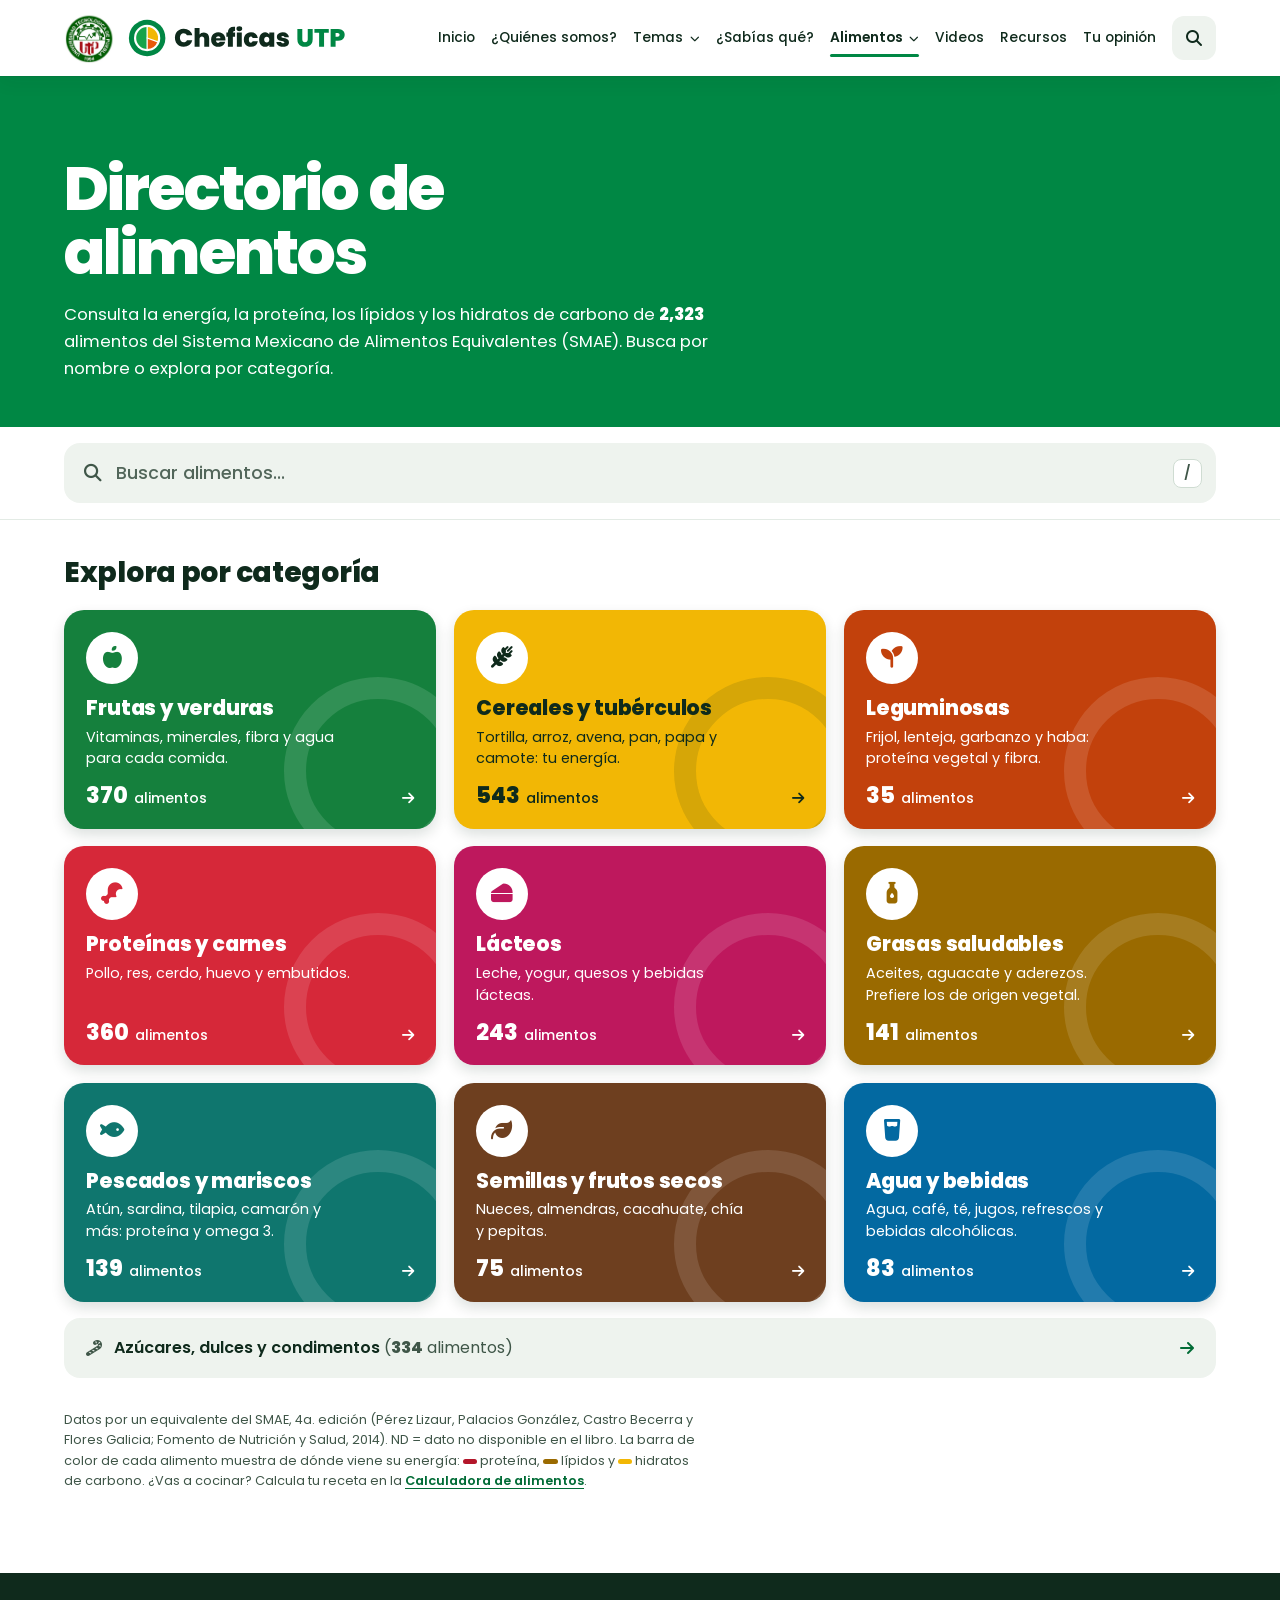
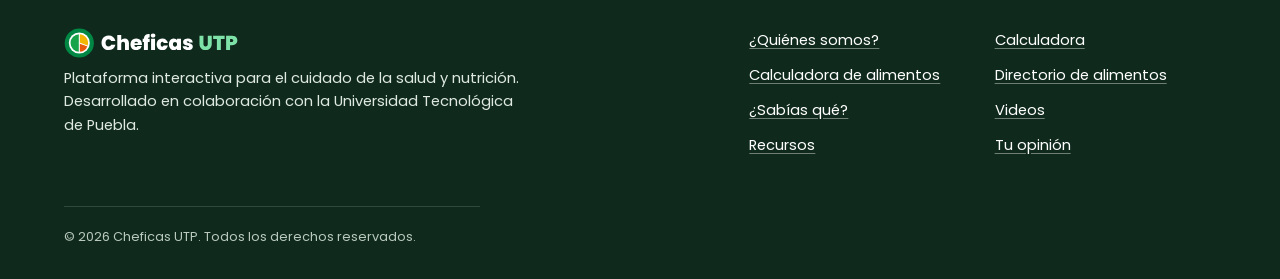
<file: Views/directorio_alimentos.html>
<!DOCTYPE html>
<html lang="es">
<head>
  <meta charset="UTF-8">
  <meta name="viewport" content="width=device-width, initial-scale=1.0">
  <title>Directorio de alimentos - Cheficas UTP</title>
  <meta name="description" content="Directorio interactivo de 2,323 alimentos del Sistema Mexicano de Alimentos Equivalentes (SMAE): energía, proteína, lípidos e hidratos de carbono por equivalente.">

  <link rel="icon" type="image/svg+xml" href="../Resources/marca/icono-cheficas.svg">
  <link rel="icon" type="image/png" href="../Resources/marca/icono-cheficas.png">
  <link rel="preload" href="../Resources/fonts/poppins-latin-800-normal.woff2" as="font" type="font/woff2" crossorigin>

  <!-- Font Awesome para los íconos -->
  <link rel="stylesheet" href="https://cdnjs.cloudflare.com/ajax/libs/font-awesome/6.5.1/css/all.min.css">

  <!-- Estilos: componentes heredados, sistema compartido y estilos propios de la página -->
  <link rel="stylesheet" href="../Styles/Style_components.css">
  <link rel="stylesheet" href="../Styles/sitio.css">
  <link rel="stylesheet" href="../Styles/calculadora_alimentos.css">
  <link rel="stylesheet" href="../Styles/directorio_alimentos.css">
</head>
<body class="sitio pagina-calc-alimentos pagina-directorio">

  <a class="saltar-contenido" href="#contenido">Saltar al contenido</a>

  <!-- ENCABEZADO CON LOGOS Y NAVEGACIÓN -->
  <header class="header-site">
    <div class="header-bar">
      <a class="header-logos" href="../index.html" aria-label="Cheficas UTP, ir al inicio">
        <img src="../Resources/logo-utp.png" alt="Universidad Tecnológica de Puebla" width="52" height="52">
        <img src="../Resources/marca/logo-cheficas.svg" alt="Cheficas UTP" class="logo-wdl" width="220" height="40">
      </a>

      <nav class="navbar" aria-label="Navegación principal">
        <div class="nav-container">
          <button class="nav-toggle" id="nav-toggle" aria-label="Abrir menú" aria-controls="nav-menu">
            <i class="fa-solid fa-bars" aria-hidden="true"></i>
          </button>

          <ul class="nav-menu" id="nav-menu">
            <li class="nav-item"><a href="../index.html" class="nav-link">Inicio</a></li>
            <li class="nav-item"><a href="quienes_somos.html" class="nav-link">¿Quiénes somos?</a></li>

            <!-- APARTADO DE TEMAS CON MENÚ DESPLEGABLE -->
            <li class="nav-item dropdown-item">
              <a href="temas.html" class="nav-link">Temas <i class="fa-solid fa-chevron-down" aria-hidden="true"></i></a>
              <ul class="dropdown-menu" id="topics-dropdown">
                <li><a href="temas.html" data-topic="1">Alimentación saludable (INCMNSZ)</a></li>
                <li><a href="temas.html" data-topic="2">Guías alimentarias</a></li>
                <li><a href="temas.html" data-topic="3">Hidratación y la Jarra del Buen Beber</a></li>
                <li><a href="temas.html" data-topic="4">El Plato del Bien Comer</a></li>
                <li><a href="temas.html" data-topic="5">Sostenibilidad alimentaria</a></li>
                <li><a href="temas.html" data-topic="6">Recomendaciones de ejercicio</a></li>
                <li><a href="temas.html" data-topic="7">Recetas fáciles y saludables</a></li>
                <li><a href="temas.html" data-topic="8">Marco normativo y hábitos</a></li>
                <li><a href="temas.html" data-topic="9">Comparador de alimentos</a></li>
                <li><a href="temas.html" data-topic="10">Formas de preparar alimentos</a></li>
              </ul>
            </li>

            <li class="nav-item"><a href="sabias_que.html" class="nav-link">¿Sabías qué?</a></li>
            <li class="nav-item dropdown-item">
              <a href="directorio_alimentos.html" class="nav-link active" aria-current="page">Alimentos <i class="fa-solid fa-chevron-down" aria-hidden="true"></i></a>
              <ul class="dropdown-menu">
                <li><a href="directorio_alimentos.html" aria-current="page">Directorio de alimentos</a></li>
                <li><a href="calculadora_alimentos.html">Calculadora de alimentos</a></li>
              </ul>
            </li>
            <li class="nav-item"><a href="videos.html" class="nav-link">Videos</a></li>
            <li class="nav-item"><a href="recursos.html" class="nav-link">Recursos</a></li>
            <li class="nav-item"><a href="tu_opinion.html" class="nav-link">Tu opinión</a></li>
          </ul>
        </div>
      </nav>
    </div>
  </header>

  <main id="contenido">

    <!-- PORTADA -->
    <section class="portada portada-sola da-portada" aria-labelledby="titulo-da">
      <div>
        <h1 id="titulo-da">Directorio de alimentos</h1>
        <p class="portada-lead">Consulta la energía, la proteína, los lípidos y los hidratos de carbono de <strong id="da-total">2,323</strong> alimentos del Sistema Mexicano de Alimentos Equivalentes (SMAE). Busca por nombre o explora por categoría.</p>
      </div>
    </section>

    <div class="da-pagina">

      <!-- BUSCADOR GLOBAL -->
      <div class="da-buscador-zona" id="da-buscador-zona">
        <div class="da-buscador" role="search">
          <label for="da-buscar" class="sr-only">Buscar alimentos</label>
          <i class="fa-solid fa-magnifying-glass da-buscador-icono" aria-hidden="true"></i>
          <input type="search" id="da-buscar" placeholder="Buscar alimentos..." autocomplete="off" spellcheck="false" aria-describedby="da-atajo">
          <span class="da-ambito" id="da-ambito" hidden>
            en <strong id="da-ambito-nombre"></strong>
            <button type="button" id="da-ambito-quitar" aria-label="Buscar en todo el directorio"><i class="fa-solid fa-xmark" aria-hidden="true"></i></button>
          </span>
          <button type="button" class="da-limpiar" id="da-limpiar" aria-label="Borrar búsqueda" hidden><i class="fa-solid fa-circle-xmark" aria-hidden="true"></i></button>
          <kbd class="da-atajo" id="da-atajo" title="Atajo de teclado para buscar">/</kbd>
        </div>
        <p class="sr-only" id="da-anuncio" role="status" aria-live="polite"></p>
      </div>

      <!-- INICIO: GRID DE CATEGORÍAS -->
      <section class="da-inicio" id="da-inicio" aria-labelledby="titulo-categorias">
        <h2 id="titulo-categorias" class="da-titulo">Explora por categoría</h2>
        <ul class="da-grid" id="da-grid"></ul>
        <button type="button" class="da-otros" id="da-otros">
          <i class="fa-solid fa-candy-cane" aria-hidden="true"></i>
          <span>Azúcares, dulces y condimentos <span class="da-otros-conteo">(<strong>0</strong> alimentos)</span></span>
          <i class="fa-solid fa-arrow-right" aria-hidden="true"></i>
        </button>
      </section>

      <!-- VISTA DE CATEGORÍA O DE RESULTADOS -->
      <section class="da-vista" id="da-vista" aria-live="off" hidden></section>

      <p class="da-nota">Datos por un equivalente del SMAE, 4a. edición (Pérez Lizaur, Palacios González, Castro Becerra y Flores Galicia; Fomento de Nutrición y Salud, 2014). ND = dato no disponible en el libro. La barra de color de cada alimento muestra de dónde viene su energía: <span class="da-leyenda m-p"></span> proteína, <span class="da-leyenda m-l"></span> lípidos y <span class="da-leyenda m-h"></span> hidratos de carbono. ¿Vas a cocinar? Calcula tu receta en la <a href="calculadora_alimentos.html">Calculadora de alimentos</a>.</p>
    </div>

  </main>

  <!-- PIE DE PÁGINA -->
  <footer class="footer-site">
    <div class="footer-container">
      <div class="footer-marca">
        <p class="footer-title"><img src="../Resources/marca/logo-cheficas-claro.svg" alt="Cheficas UTP" width="176" height="32"></p>
        <p>Plataforma interactiva para el cuidado de la salud y nutrición. Desarrollado en colaboración con la Universidad Tecnológica de Puebla.</p>
      </div>
      <ul class="footer-enlaces" aria-label="Secciones">
        <li><a href="quienes_somos.html">¿Quiénes somos?</a></li>
        <li><a href="calculadora.html">Calculadora</a></li>
        <li><a href="calculadora_alimentos.html">Calculadora de alimentos</a></li>
        <li><a href="directorio_alimentos.html">Directorio de alimentos</a></li>
        <li><a href="sabias_que.html">¿Sabías qué?</a></li>
        <li><a href="videos.html">Videos</a></li>
        <li><a href="recursos.html">Recursos</a></li>
        <li><a href="tu_opinion.html">Tu opinión</a></li>
      </ul>
      <p class="copyright">© 2026 Cheficas UTP. Todos los derechos reservados.</p>
    </div>
  </footer>

  <!-- ARCHIVOS JAVASCRIPT -->
  <script src="../Js/main.js"></script>
  <script src="../Js/buscador.js"></script>
  <script src="../Js/movimiento.js"></script>
  <script src="../Js/smae-datos.js"></script>
  <script src="../Js/directorio_alimentos.js"></script>
</body>
</html>
</file>
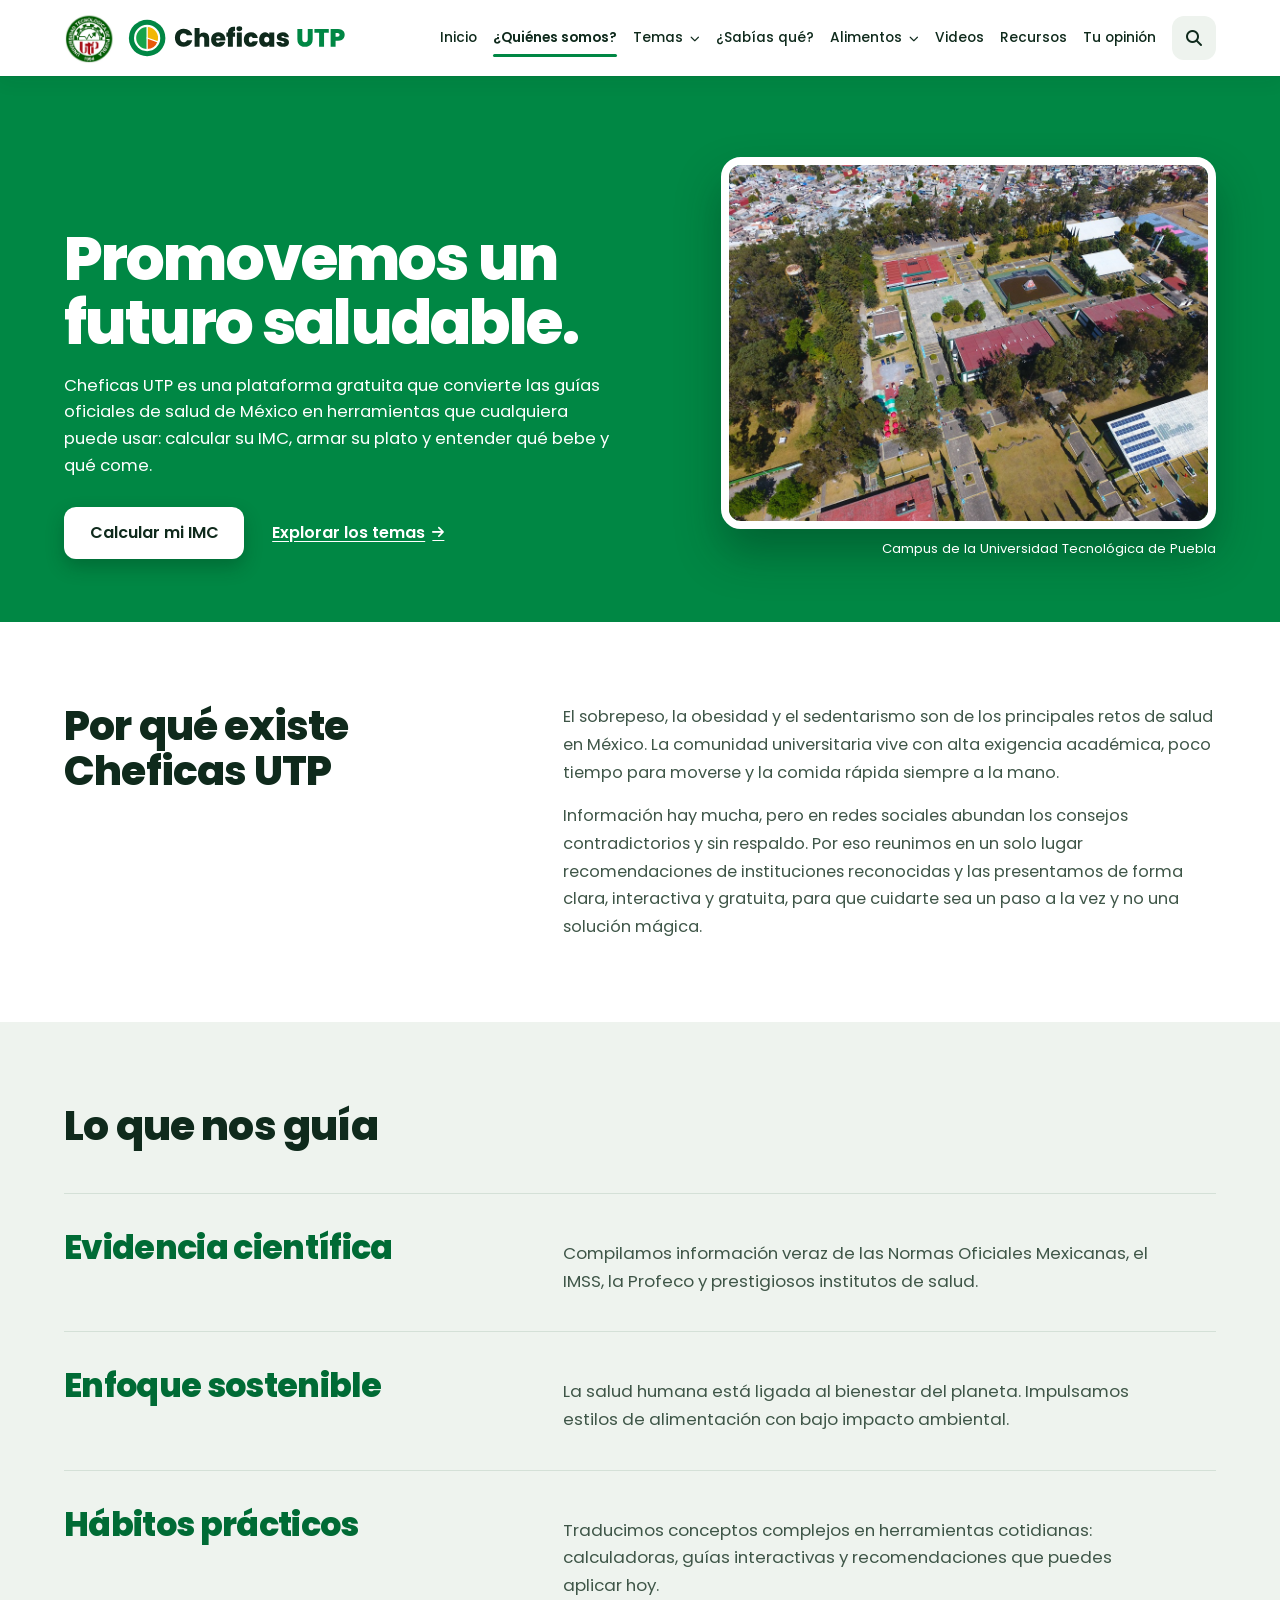
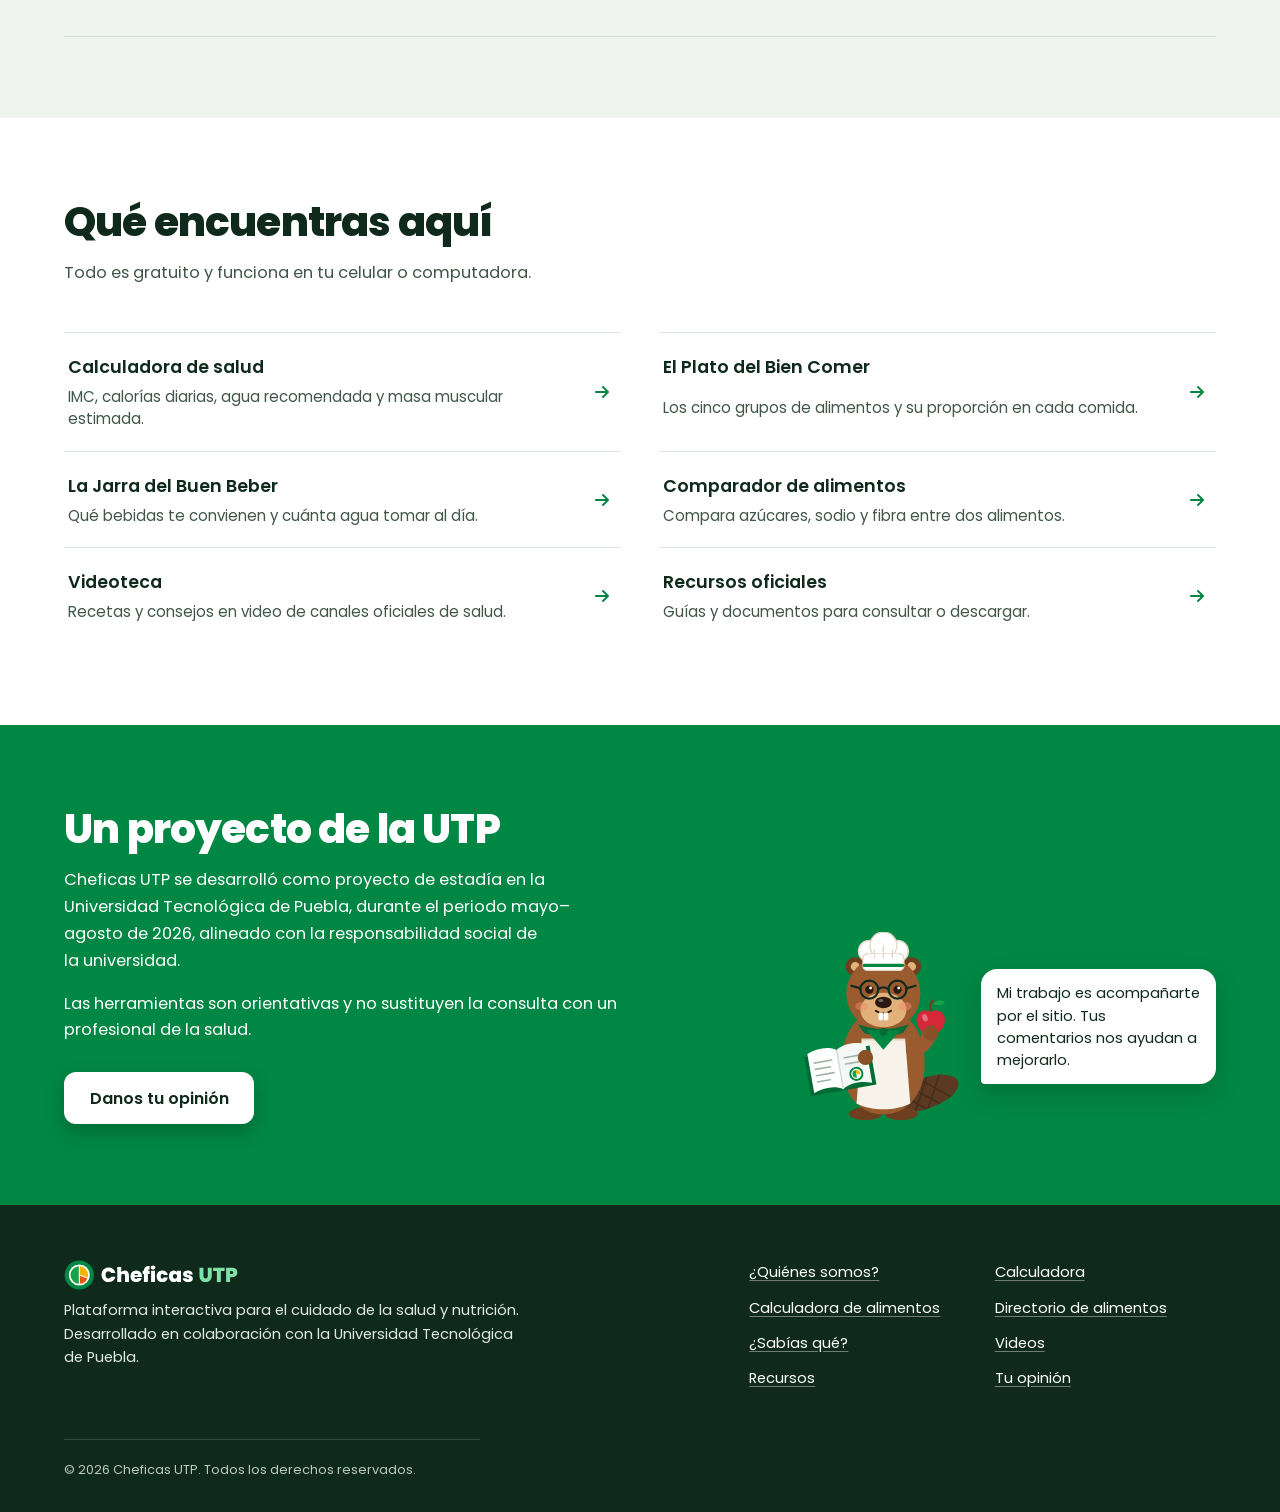
<file: Views/quienes_somos.html>
<!DOCTYPE html>
<html lang="es">
<head>
  <meta charset="UTF-8">
  <meta name="viewport" content="width=device-width, initial-scale=1.0">
  <title>¿Quiénes somos? - Cheficas UTP</title>
  <meta name="description" content="Conoce Cheficas UTP, la plataforma de salud y nutrición desarrollada con la Universidad Tecnológica de Puebla.">

  <link rel="icon" type="image/svg+xml" href="../Resources/marca/icono-cheficas.svg">
  <link rel="icon" type="image/png" href="../Resources/marca/icono-cheficas.png">
  <link rel="preload" href="../Resources/fonts/poppins-latin-800-normal.woff2" as="font" type="font/woff2" crossorigin>

  <!-- Font Awesome para los íconos -->
  <link rel="stylesheet" href="https://cdnjs.cloudflare.com/ajax/libs/font-awesome/6.5.1/css/all.min.css">

  <!-- Estilos: componentes heredados, sistema compartido y estilos propios de la página -->
  <link rel="stylesheet" href="../Styles/Style_components.css">
  <link rel="stylesheet" href="../Styles/sitio.css">
  <link rel="stylesheet" href="../Styles/quienes_somos.css">
</head>
<body class="sitio pagina-quienes">

  <a class="saltar-contenido" href="#contenido">Saltar al contenido</a>

  <!-- ENCABEZADO CON LOGOS Y NAVEGACIÓN -->
  <header class="header-site">
    <div class="header-bar">
      <a class="header-logos" href="../index.html" aria-label="Cheficas UTP, ir al inicio">
        <img src="../Resources/logo-utp.png" alt="Universidad Tecnológica de Puebla" width="52" height="52">
        <img src="../Resources/marca/logo-cheficas.svg" alt="Cheficas UTP" class="logo-wdl" width="220" height="40">
      </a>

      <nav class="navbar" aria-label="Navegación principal">
        <div class="nav-container">
          <button class="nav-toggle" id="nav-toggle" aria-label="Abrir menú" aria-controls="nav-menu">
            <i class="fa-solid fa-bars" aria-hidden="true"></i>
          </button>

          <ul class="nav-menu" id="nav-menu">
            <li class="nav-item"><a href="../index.html" class="nav-link">Inicio</a></li>
            <li class="nav-item"><a href="quienes_somos.html" class="nav-link active" aria-current="page">¿Quiénes somos?</a></li>

            <!-- APARTADO DE TEMAS CON MENÚ DESPLEGABLE -->
            <li class="nav-item dropdown-item">
              <a href="temas.html" class="nav-link">Temas <i class="fa-solid fa-chevron-down" aria-hidden="true"></i></a>
              <ul class="dropdown-menu" id="topics-dropdown">
                <li><a href="temas.html" data-topic="1">Alimentación saludable (INCMNSZ)</a></li>
                <li><a href="temas.html" data-topic="2">Guías alimentarias</a></li>
                <li><a href="temas.html" data-topic="3">Hidratación y la Jarra del Buen Beber</a></li>
                <li><a href="temas.html" data-topic="4">El Plato del Bien Comer</a></li>
                <li><a href="temas.html" data-topic="5">Sostenibilidad alimentaria</a></li>
                <li><a href="temas.html" data-topic="6">Recomendaciones de ejercicio</a></li>
                <li><a href="temas.html" data-topic="7">Recetas fáciles y saludables</a></li>
                <li><a href="temas.html" data-topic="8">Marco normativo y hábitos</a></li>
                <li><a href="temas.html" data-topic="9">Comparador de alimentos</a></li>
                <li><a href="temas.html" data-topic="10">Formas de preparar alimentos</a></li>
              </ul>
            </li>

            <li class="nav-item"><a href="sabias_que.html" class="nav-link">¿Sabías qué?</a></li>
            <li class="nav-item dropdown-item">
              <a href="directorio_alimentos.html" class="nav-link">Alimentos <i class="fa-solid fa-chevron-down" aria-hidden="true"></i></a>
              <ul class="dropdown-menu">
                <li><a href="directorio_alimentos.html">Directorio de alimentos</a></li>
                <li><a href="calculadora_alimentos.html">Calculadora de alimentos</a></li>
              </ul>
            </li>
            <li class="nav-item"><a href="videos.html" class="nav-link">Videos</a></li>
            <li class="nav-item"><a href="recursos.html" class="nav-link">Recursos</a></li>
            <li class="nav-item"><a href="tu_opinion.html" class="nav-link">Tu opinión</a></li>
          </ul>
        </div>
      </nav>
    </div>
  </header>

  <main id="contenido">

    <!-- PORTADA -->
    <section class="portada" aria-labelledby="titulo-quienes">
      <div>
        <h1 id="titulo-quienes">Promovemos un futuro saludable.</h1>
        <p class="portada-lead">Cheficas UTP es una plataforma gratuita que convierte las guías oficiales de salud de México en herramientas que cualquiera puede usar: calcular su IMC, armar su plato y entender qué bebe y qué come.</p>
        <div class="portada-acciones">
          <a href="calculadora.html" class="boton-blanco">Calcular mi IMC</a>
          <a href="temas.html" class="enlace-claro">Explorar los temas <i class="fa-solid fa-arrow-right" aria-hidden="true"></i></a>
        </div>
      </div>
      <figure class="campus">
        <img src="../Resources/quienes_somos/banner-utp.jpg" alt="Vista aérea del campus de la Universidad Tecnológica de Puebla" width="1000" height="750">
        <figcaption>Campus de la Universidad Tecnológica de Puebla</figcaption>
      </figure>
    </section>

    <!-- POR QUÉ EXISTE -->
    <section class="seccion porque" aria-labelledby="titulo-porque">
      <h2 id="titulo-porque" class="titulo-seccion">Por qué existe Cheficas UTP</h2>
      <div class="prosa">
        <p>El sobrepeso, la obesidad y el sedentarismo son de los principales retos de salud en México. La comunidad universitaria vive con alta exigencia académica, poco tiempo para moverse y la comida rápida siempre a la mano.</p>
        <p>Información hay mucha, pero en redes sociales abundan los consejos contradictorios y sin respaldo. Por eso reunimos en un solo lugar recomendaciones de instituciones reconocidas y las presentamos de forma clara, interactiva y gratuita, para que cuidarte sea un paso a la vez y no una solución mágica.</p>
      </div>
    </section>

    <!-- LO QUE NOS GUÍA -->
    <section class="seccion seccion-pozo" aria-labelledby="titulo-guia">
      <div class="seccion-cabeza">
        <h2 id="titulo-guia" class="titulo-seccion">Lo que nos guía</h2>
      </div>
      <ul class="principios">
        <li>
          <h3>Evidencia científica</h3>
          <p>Compilamos información veraz de las Normas Oficiales Mexicanas, el IMSS, la Profeco y prestigiosos institutos de salud.</p>
        </li>
        <li>
          <h3>Enfoque sostenible</h3>
          <p>La salud humana está ligada al bienestar del planeta. Impulsamos estilos de alimentación con bajo impacto ambiental.</p>
        </li>
        <li>
          <h3>Hábitos prácticos</h3>
          <p>Traducimos conceptos complejos en herramientas cotidianas: calculadoras, guías interactivas y recomendaciones que puedes aplicar hoy.</p>
        </li>
      </ul>
    </section>

    <!-- QUÉ ENCUENTRAS -->
    <section class="seccion" aria-labelledby="titulo-herramientas">
      <div class="seccion-cabeza">
        <h2 id="titulo-herramientas" class="titulo-seccion">Qué encuentras aquí</h2>
        <p class="lead-seccion">Todo es gratuito y funciona en tu celular o computadora.</p>
      </div>
      <ul class="herramientas">
        <li><a href="calculadora.html"><strong>Calculadora de salud</strong><span>IMC, calorías diarias, agua recomendada y masa muscular estimada.</span><i class="fa-solid fa-arrow-right" aria-hidden="true"></i></a></li>
        <li><a href="temas.html" data-topic="4"><strong>El Plato del Bien Comer</strong><span>Los cinco grupos de alimentos y su proporción en cada comida.</span><i class="fa-solid fa-arrow-right" aria-hidden="true"></i></a></li>
        <li><a href="temas.html" data-topic="3"><strong>La Jarra del Buen Beber</strong><span>Qué bebidas te convienen y cuánta agua tomar al día.</span><i class="fa-solid fa-arrow-right" aria-hidden="true"></i></a></li>
        <li><a href="temas.html" data-topic="9"><strong>Comparador de alimentos</strong><span>Compara azúcares, sodio y fibra entre dos alimentos.</span><i class="fa-solid fa-arrow-right" aria-hidden="true"></i></a></li>
        <li><a href="videos.html"><strong>Videoteca</strong><span>Recetas y consejos en video de canales oficiales de salud.</span><i class="fa-solid fa-arrow-right" aria-hidden="true"></i></a></li>
        <li><a href="recursos.html"><strong>Recursos oficiales</strong><span>Guías y documentos para consultar o descargar.</span><i class="fa-solid fa-arrow-right" aria-hidden="true"></i></a></li>
      </ul>
    </section>

    <!-- PROYECTO ACADÉMICO -->
    <section class="seccion seccion-mantel proyecto" aria-labelledby="titulo-proyecto">
      <div class="proyecto-texto">
        <h2 id="titulo-proyecto" class="titulo-seccion">Un proyecto de la UTP</h2>
        <p class="lead-seccion">Cheficas UTP se desarrolló como proyecto de estadía en la Universidad Tecnológica de Puebla, durante el periodo mayo–agosto de 2026, alineado con la responsabilidad social de la universidad.</p>
        <p class="lead-seccion">Las herramientas son orientativas y no sustituyen la consulta con un profesional de la salud.</p>
        <div class="portada-acciones">
          <a href="tu_opinion.html" class="boton-blanco">Danos tu opinión</a>
        </div>
      </div>
      <div class="castor-dice">
        <img src="../Resources/marca/castor-sabio.svg" alt="" width="300" height="300" loading="lazy">
        <p>Mi trabajo es acompañarte por el sitio. Tus comentarios nos ayudan a mejorarlo.</p>
      </div>
    </section>

  </main>

  <!-- PIE DE PÁGINA -->
  <footer class="footer-site">
    <div class="footer-container">
      <div class="footer-marca">
        <p class="footer-title"><img src="../Resources/marca/logo-cheficas-claro.svg" alt="Cheficas UTP" width="176" height="32"></p>
        <p>Plataforma interactiva para el cuidado de la salud y nutrición. Desarrollado en colaboración con la Universidad Tecnológica de Puebla.</p>
      </div>
      <ul class="footer-enlaces" aria-label="Secciones">
        <li><a href="quienes_somos.html">¿Quiénes somos?</a></li>
        <li><a href="calculadora.html">Calculadora</a></li>
        <li><a href="calculadora_alimentos.html">Calculadora de alimentos</a></li>
        <li><a href="directorio_alimentos.html">Directorio de alimentos</a></li>
        <li><a href="sabias_que.html">¿Sabías qué?</a></li>
        <li><a href="videos.html">Videos</a></li>
        <li><a href="recursos.html">Recursos</a></li>
        <li><a href="tu_opinion.html">Tu opinión</a></li>
      </ul>
      <p class="copyright">© 2026 Cheficas UTP. Todos los derechos reservados.</p>
    </div>
  </footer>

  <!-- ARCHIVOS JAVASCRIPT -->
  <script src="../Js/main.js"></script>
  <script src="../Js/buscador.js"></script>
  <script src="../Js/movimiento.js"></script>
</body>
</html>
</file>
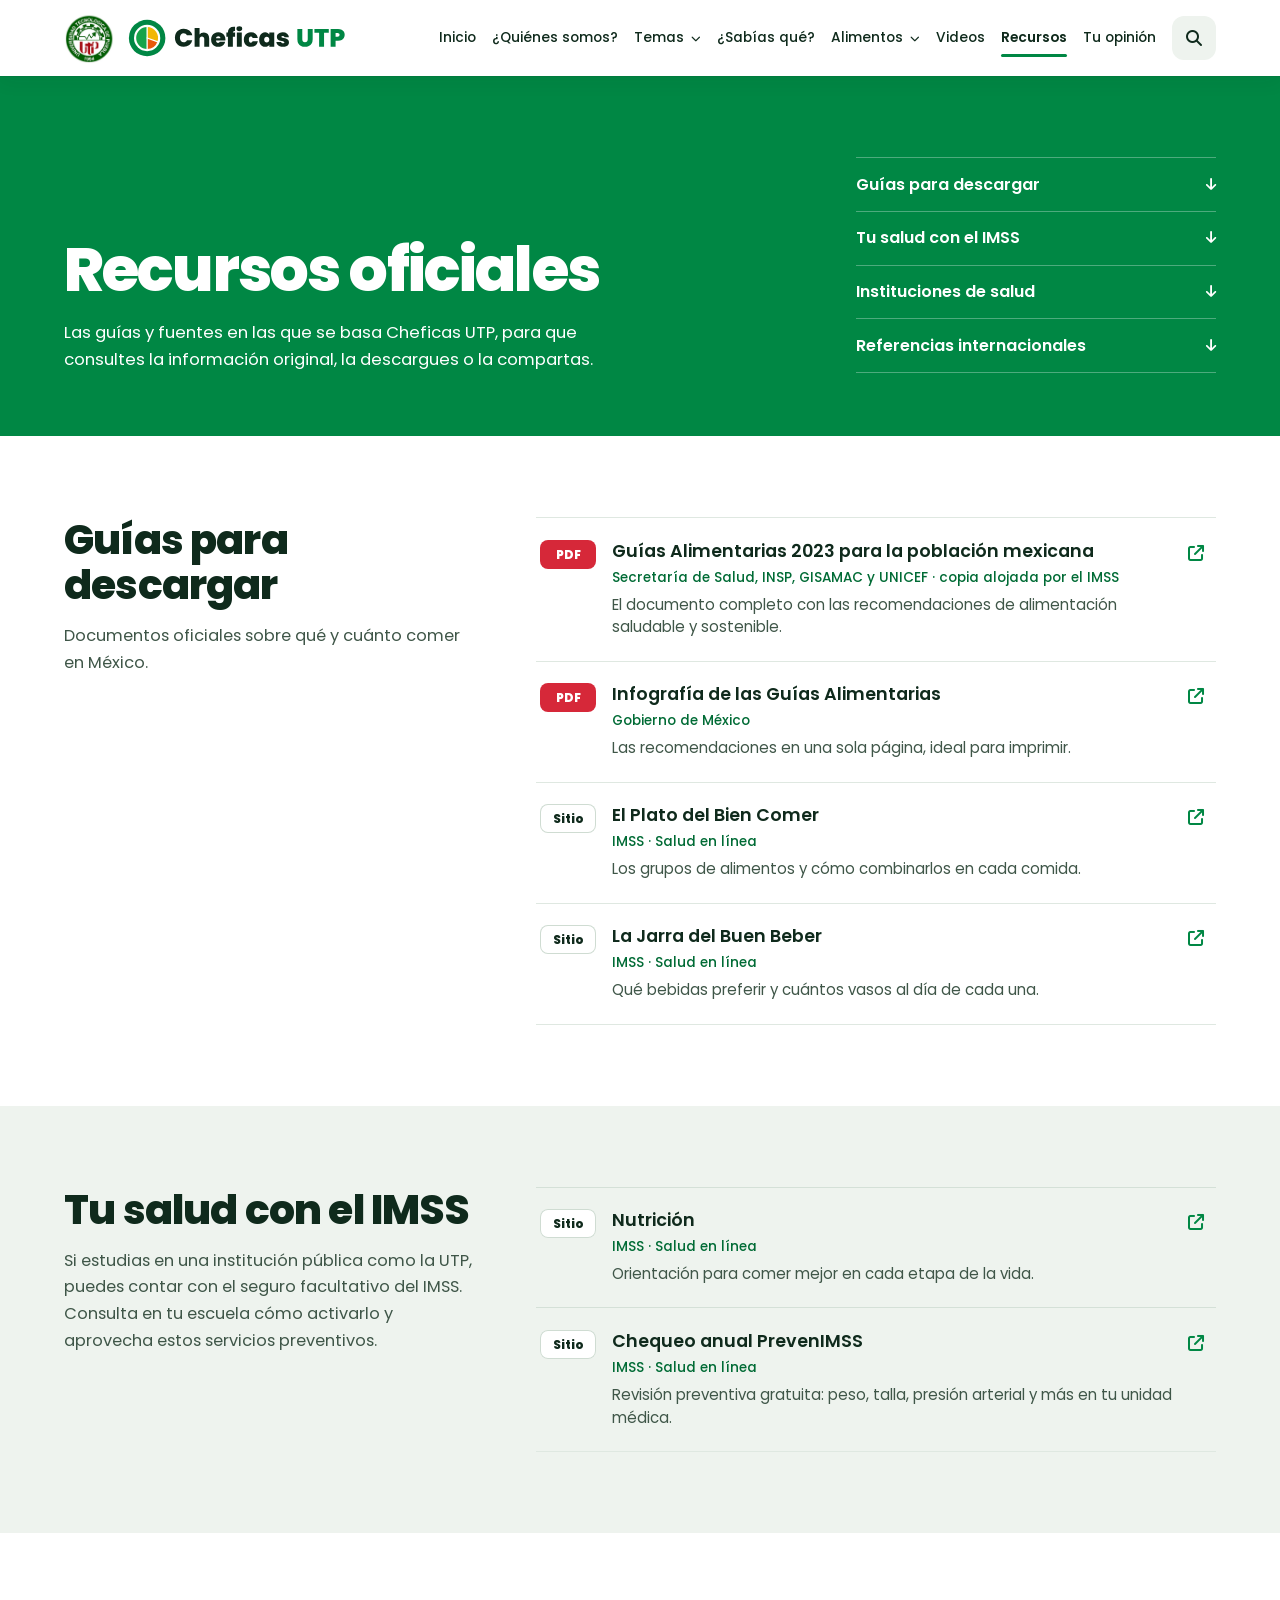
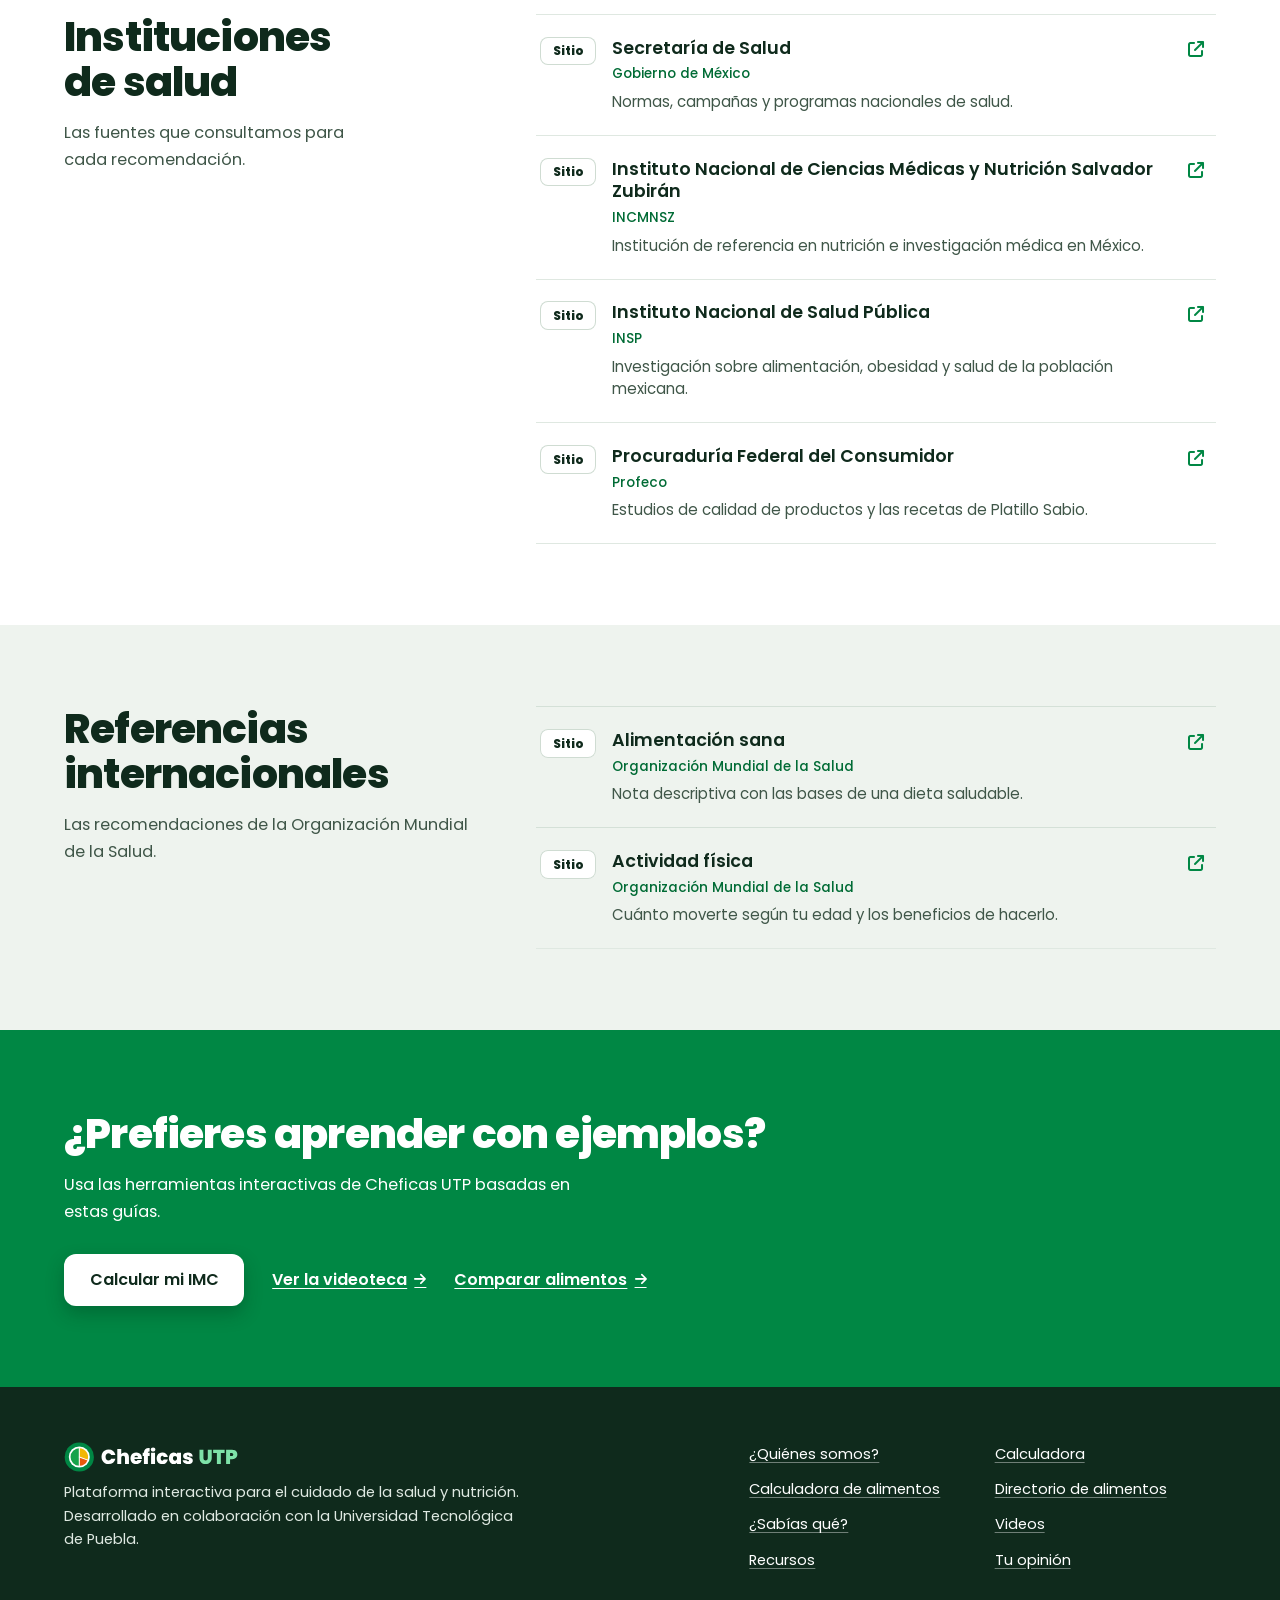
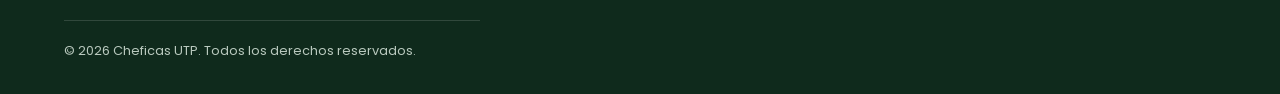
<file: Views/recursos.html>
<!DOCTYPE html>
<html lang="es">
<head>
  <meta charset="UTF-8">
  <meta name="viewport" content="width=device-width, initial-scale=1.0">
  <title>Recursos - Cheficas UTP</title>
  <meta name="description" content="Guías oficiales, documentos y sitios confiables de salud y nutrición para consultar y descargar.">

  <link rel="icon" type="image/svg+xml" href="../Resources/marca/icono-cheficas.svg">
  <link rel="icon" type="image/png" href="../Resources/marca/icono-cheficas.png">
  <link rel="preload" href="../Resources/fonts/poppins-latin-800-normal.woff2" as="font" type="font/woff2" crossorigin>

  <!-- Font Awesome para los íconos -->
  <link rel="stylesheet" href="https://cdnjs.cloudflare.com/ajax/libs/font-awesome/6.5.1/css/all.min.css">

  <!-- Estilos: componentes heredados, sistema compartido y estilos propios de la página -->
  <link rel="stylesheet" href="../Styles/Style_components.css">
  <link rel="stylesheet" href="../Styles/sitio.css">
  <link rel="stylesheet" href="../Styles/recursos.css">
</head>
<body class="sitio pagina-recursos">

  <a class="saltar-contenido" href="#contenido">Saltar al contenido</a>

  <!-- ENCABEZADO CON LOGOS Y NAVEGACIÓN -->
  <header class="header-site">
    <div class="header-bar">
      <a class="header-logos" href="../index.html" aria-label="Cheficas UTP, ir al inicio">
        <img src="../Resources/logo-utp.png" alt="Universidad Tecnológica de Puebla" width="52" height="52">
        <img src="../Resources/marca/logo-cheficas.svg" alt="Cheficas UTP" class="logo-wdl" width="220" height="40">
      </a>

      <nav class="navbar" aria-label="Navegación principal">
        <div class="nav-container">
          <button class="nav-toggle" id="nav-toggle" aria-label="Abrir menú" aria-controls="nav-menu">
            <i class="fa-solid fa-bars" aria-hidden="true"></i>
          </button>

          <ul class="nav-menu" id="nav-menu">
            <li class="nav-item"><a href="../index.html" class="nav-link">Inicio</a></li>
            <li class="nav-item"><a href="quienes_somos.html" class="nav-link">¿Quiénes somos?</a></li>

            <!-- APARTADO DE TEMAS CON MENÚ DESPLEGABLE -->
            <li class="nav-item dropdown-item">
              <a href="temas.html" class="nav-link">Temas <i class="fa-solid fa-chevron-down" aria-hidden="true"></i></a>
              <ul class="dropdown-menu" id="topics-dropdown">
                <li><a href="temas.html" data-topic="1">Alimentación saludable (INCMNSZ)</a></li>
                <li><a href="temas.html" data-topic="2">Guías alimentarias</a></li>
                <li><a href="temas.html" data-topic="3">Hidratación y la Jarra del Buen Beber</a></li>
                <li><a href="temas.html" data-topic="4">El Plato del Bien Comer</a></li>
                <li><a href="temas.html" data-topic="5">Sostenibilidad alimentaria</a></li>
                <li><a href="temas.html" data-topic="6">Recomendaciones de ejercicio</a></li>
                <li><a href="temas.html" data-topic="7">Recetas fáciles y saludables</a></li>
                <li><a href="temas.html" data-topic="8">Marco normativo y hábitos</a></li>
                <li><a href="temas.html" data-topic="9">Comparador de alimentos</a></li>
                <li><a href="temas.html" data-topic="10">Formas de preparar alimentos</a></li>
              </ul>
            </li>

            <li class="nav-item"><a href="sabias_que.html" class="nav-link">¿Sabías qué?</a></li>
            <li class="nav-item dropdown-item">
              <a href="directorio_alimentos.html" class="nav-link">Alimentos <i class="fa-solid fa-chevron-down" aria-hidden="true"></i></a>
              <ul class="dropdown-menu">
                <li><a href="directorio_alimentos.html">Directorio de alimentos</a></li>
                <li><a href="calculadora_alimentos.html">Calculadora de alimentos</a></li>
              </ul>
            </li>
            <li class="nav-item"><a href="videos.html" class="nav-link">Videos</a></li>
            <li class="nav-item"><a href="recursos.html" class="nav-link active" aria-current="page">Recursos</a></li>
            <li class="nav-item"><a href="tu_opinion.html" class="nav-link">Tu opinión</a></li>
          </ul>
        </div>
      </nav>
    </div>
  </header>

  <main id="contenido">

    <!-- PORTADA -->
    <section class="portada" aria-labelledby="titulo-recursos">
      <div>
        <h1 id="titulo-recursos">Recursos oficiales</h1>
        <p class="portada-lead">Las guías y fuentes en las que se basa Cheficas UTP, para que consultes la información original, la descargues o la compartas.</p>
      </div>
      <nav class="indice-recursos" aria-label="Secciones de recursos">
        <a href="#guias">Guías para descargar</a>
        <a href="#imss">Tu salud con el IMSS</a>
        <a href="#instituciones">Instituciones de salud</a>
        <a href="#internacional">Referencias internacionales</a>
      </nav>
    </section>

    <!-- GUÍAS -->
    <section class="seccion grupo-recursos" id="guias" aria-labelledby="titulo-guias">
      <div class="grupo-cabeza">
        <h2 id="titulo-guias" class="titulo-seccion">Guías para descargar</h2>
        <p class="lead-seccion">Documentos oficiales sobre qué y cuánto comer en México.</p>
      </div>
      <ul class="recursos">
        <li>
          <a href="https://climss.imss.gob.mx/cursos/obesidad/m1/Gu%C3%ADas_Alimentarias2023_6Junio23.pdf" target="_blank" rel="noopener noreferrer">
            <span class="recurso-tipo">PDF</span>
            <span class="recurso-texto">
              <strong>Guías Alimentarias 2023 para la población mexicana</strong>
              <span class="recurso-fuente">Secretaría de Salud, INSP, GISAMAC y UNICEF · copia alojada por el IMSS</span>
              <span>El documento completo con las recomendaciones de alimentación saludable y sostenible.</span>
            </span>
            <i class="fa-solid fa-arrow-up-right-from-square" aria-hidden="true"></i>
            <span class="sr-only">(abre en otra pestaña)</span>
          </a>
        </li>
        <li>
          <a href="https://www.gob.mx/cms/uploads/attachment/file/863929/Infografi_a_Gui_as_Alimentarias_Poblacio_n_16Oct23.pdf" target="_blank" rel="noopener noreferrer">
            <span class="recurso-tipo">PDF</span>
            <span class="recurso-texto">
              <strong>Infografía de las Guías Alimentarias</strong>
              <span class="recurso-fuente">Gobierno de México</span>
              <span>Las recomendaciones en una sola página, ideal para imprimir.</span>
            </span>
            <i class="fa-solid fa-arrow-up-right-from-square" aria-hidden="true"></i>
            <span class="sr-only">(abre en otra pestaña)</span>
          </a>
        </li>
        <li>
          <a href="https://www.imss.gob.mx/salud-en-linea/plato-bien-comer" target="_blank" rel="noopener noreferrer">
            <span class="recurso-tipo recurso-web">Sitio</span>
            <span class="recurso-texto">
              <strong>El Plato del Bien Comer</strong>
              <span class="recurso-fuente">IMSS · Salud en línea</span>
              <span>Los grupos de alimentos y cómo combinarlos en cada comida.</span>
            </span>
            <i class="fa-solid fa-arrow-up-right-from-square" aria-hidden="true"></i>
            <span class="sr-only">(abre en otra pestaña)</span>
          </a>
        </li>
        <li>
          <a href="https://www.imss.gob.mx/salud-en-linea/jarra-buen-beber" target="_blank" rel="noopener noreferrer">
            <span class="recurso-tipo recurso-web">Sitio</span>
            <span class="recurso-texto">
              <strong>La Jarra del Buen Beber</strong>
              <span class="recurso-fuente">IMSS · Salud en línea</span>
              <span>Qué bebidas preferir y cuántos vasos al día de cada una.</span>
            </span>
            <i class="fa-solid fa-arrow-up-right-from-square" aria-hidden="true"></i>
            <span class="sr-only">(abre en otra pestaña)</span>
          </a>
        </li>
      </ul>
    </section>

    <!-- IMSS -->
    <section class="seccion seccion-pozo grupo-recursos" id="imss" aria-labelledby="titulo-imss">
      <div class="grupo-cabeza">
        <h2 id="titulo-imss" class="titulo-seccion">Tu salud con el IMSS</h2>
        <p class="lead-seccion">Si estudias en una institución pública como la UTP, puedes contar con el seguro facultativo del IMSS. Consulta en tu escuela cómo activarlo y aprovecha estos servicios preventivos.</p>
      </div>
      <ul class="recursos">
        <li>
          <a href="https://www.imss.gob.mx/salud-en-linea/nutricion" target="_blank" rel="noopener noreferrer">
            <span class="recurso-tipo recurso-web">Sitio</span>
            <span class="recurso-texto">
              <strong>Nutrición</strong>
              <span class="recurso-fuente">IMSS · Salud en línea</span>
              <span>Orientación para comer mejor en cada etapa de la vida.</span>
            </span>
            <i class="fa-solid fa-arrow-up-right-from-square" aria-hidden="true"></i>
            <span class="sr-only">(abre en otra pestaña)</span>
          </a>
        </li>
        <li>
          <a href="https://www.imss.gob.mx/salud-en-linea/chequeo-anual" target="_blank" rel="noopener noreferrer">
            <span class="recurso-tipo recurso-web">Sitio</span>
            <span class="recurso-texto">
              <strong>Chequeo anual PrevenIMSS</strong>
              <span class="recurso-fuente">IMSS · Salud en línea</span>
              <span>Revisión preventiva gratuita: peso, talla, presión arterial y más en tu unidad médica.</span>
            </span>
            <i class="fa-solid fa-arrow-up-right-from-square" aria-hidden="true"></i>
            <span class="sr-only">(abre en otra pestaña)</span>
          </a>
        </li>
      </ul>
    </section>

    <!-- INSTITUCIONES -->
    <section class="seccion grupo-recursos" id="instituciones" aria-labelledby="titulo-instituciones">
      <div class="grupo-cabeza">
        <h2 id="titulo-instituciones" class="titulo-seccion">Instituciones de salud</h2>
        <p class="lead-seccion">Las fuentes que consultamos para cada recomendación.</p>
      </div>
      <ul class="recursos">
        <li>
          <a href="https://www.gob.mx/salud" target="_blank" rel="noopener noreferrer">
            <span class="recurso-tipo recurso-web">Sitio</span>
            <span class="recurso-texto">
              <strong>Secretaría de Salud</strong>
              <span class="recurso-fuente">Gobierno de México</span>
              <span>Normas, campañas y programas nacionales de salud.</span>
            </span>
            <i class="fa-solid fa-arrow-up-right-from-square" aria-hidden="true"></i>
            <span class="sr-only">(abre en otra pestaña)</span>
          </a>
        </li>
        <li>
          <a href="https://www.incmnsz.mx/" target="_blank" rel="noopener noreferrer">
            <span class="recurso-tipo recurso-web">Sitio</span>
            <span class="recurso-texto">
              <strong>Instituto Nacional de Ciencias Médicas y Nutrición Salvador Zubirán</strong>
              <span class="recurso-fuente">INCMNSZ</span>
              <span>Institución de referencia en nutrición e investigación médica en México.</span>
            </span>
            <i class="fa-solid fa-arrow-up-right-from-square" aria-hidden="true"></i>
            <span class="sr-only">(abre en otra pestaña)</span>
          </a>
        </li>
        <li>
          <a href="https://www.insp.mx/" target="_blank" rel="noopener noreferrer">
            <span class="recurso-tipo recurso-web">Sitio</span>
            <span class="recurso-texto">
              <strong>Instituto Nacional de Salud Pública</strong>
              <span class="recurso-fuente">INSP</span>
              <span>Investigación sobre alimentación, obesidad y salud de la población mexicana.</span>
            </span>
            <i class="fa-solid fa-arrow-up-right-from-square" aria-hidden="true"></i>
            <span class="sr-only">(abre en otra pestaña)</span>
          </a>
        </li>
        <li>
          <a href="https://www.gob.mx/profeco" target="_blank" rel="noopener noreferrer">
            <span class="recurso-tipo recurso-web">Sitio</span>
            <span class="recurso-texto">
              <strong>Procuraduría Federal del Consumidor</strong>
              <span class="recurso-fuente">Profeco</span>
              <span>Estudios de calidad de productos y las recetas de Platillo Sabio.</span>
            </span>
            <i class="fa-solid fa-arrow-up-right-from-square" aria-hidden="true"></i>
            <span class="sr-only">(abre en otra pestaña)</span>
          </a>
        </li>
      </ul>
    </section>

    <!-- INTERNACIONAL -->
    <section class="seccion seccion-pozo grupo-recursos" id="internacional" aria-labelledby="titulo-internacional">
      <div class="grupo-cabeza">
        <h2 id="titulo-internacional" class="titulo-seccion">Referencias internacionales</h2>
        <p class="lead-seccion">Las recomendaciones de la Organización Mundial de la Salud.</p>
      </div>
      <ul class="recursos">
        <li>
          <a href="https://www.who.int/es/news-room/fact-sheets/detail/healthy-diet" target="_blank" rel="noopener noreferrer">
            <span class="recurso-tipo recurso-web">Sitio</span>
            <span class="recurso-texto">
              <strong>Alimentación sana</strong>
              <span class="recurso-fuente">Organización Mundial de la Salud</span>
              <span>Nota descriptiva con las bases de una dieta saludable.</span>
            </span>
            <i class="fa-solid fa-arrow-up-right-from-square" aria-hidden="true"></i>
            <span class="sr-only">(abre en otra pestaña)</span>
          </a>
        </li>
        <li>
          <a href="https://www.who.int/es/news-room/fact-sheets/detail/physical-activity" target="_blank" rel="noopener noreferrer">
            <span class="recurso-tipo recurso-web">Sitio</span>
            <span class="recurso-texto">
              <strong>Actividad física</strong>
              <span class="recurso-fuente">Organización Mundial de la Salud</span>
              <span>Cuánto moverte según tu edad y los beneficios de hacerlo.</span>
            </span>
            <i class="fa-solid fa-arrow-up-right-from-square" aria-hidden="true"></i>
            <span class="sr-only">(abre en otra pestaña)</span>
          </a>
        </li>
      </ul>
    </section>

    <!-- CIERRE -->
    <section class="seccion seccion-mantel cierre-recursos" aria-labelledby="titulo-cierre-recursos">
      <h2 id="titulo-cierre-recursos" class="titulo-seccion">¿Prefieres aprender con ejemplos?</h2>
      <p class="lead-seccion">Usa las herramientas interactivas de Cheficas UTP basadas en estas guías.</p>
      <div class="portada-acciones">
        <a href="calculadora.html" class="boton-blanco">Calcular mi IMC</a>
        <a href="videos.html" class="enlace-claro">Ver la videoteca <i class="fa-solid fa-arrow-right" aria-hidden="true"></i></a>
        <a href="temas.html" data-topic="9" class="enlace-claro">Comparar alimentos <i class="fa-solid fa-arrow-right" aria-hidden="true"></i></a>
      </div>
    </section>

  </main>

  <!-- PIE DE PÁGINA -->
  <footer class="footer-site">
    <div class="footer-container">
      <div class="footer-marca">
        <p class="footer-title"><img src="../Resources/marca/logo-cheficas-claro.svg" alt="Cheficas UTP" width="176" height="32"></p>
        <p>Plataforma interactiva para el cuidado de la salud y nutrición. Desarrollado en colaboración con la Universidad Tecnológica de Puebla.</p>
      </div>
      <ul class="footer-enlaces" aria-label="Secciones">
        <li><a href="quienes_somos.html">¿Quiénes somos?</a></li>
        <li><a href="calculadora.html">Calculadora</a></li>
        <li><a href="calculadora_alimentos.html">Calculadora de alimentos</a></li>
        <li><a href="directorio_alimentos.html">Directorio de alimentos</a></li>
        <li><a href="sabias_que.html">¿Sabías qué?</a></li>
        <li><a href="videos.html">Videos</a></li>
        <li><a href="recursos.html">Recursos</a></li>
        <li><a href="tu_opinion.html">Tu opinión</a></li>
      </ul>
      <p class="copyright">© 2026 Cheficas UTP. Todos los derechos reservados.</p>
    </div>
  </footer>

  <!-- ARCHIVOS JAVASCRIPT -->
  <script src="../Js/main.js"></script>
  <script src="../Js/buscador.js"></script>
  <script src="../Js/movimiento.js"></script>
</body>
</html>
</file>
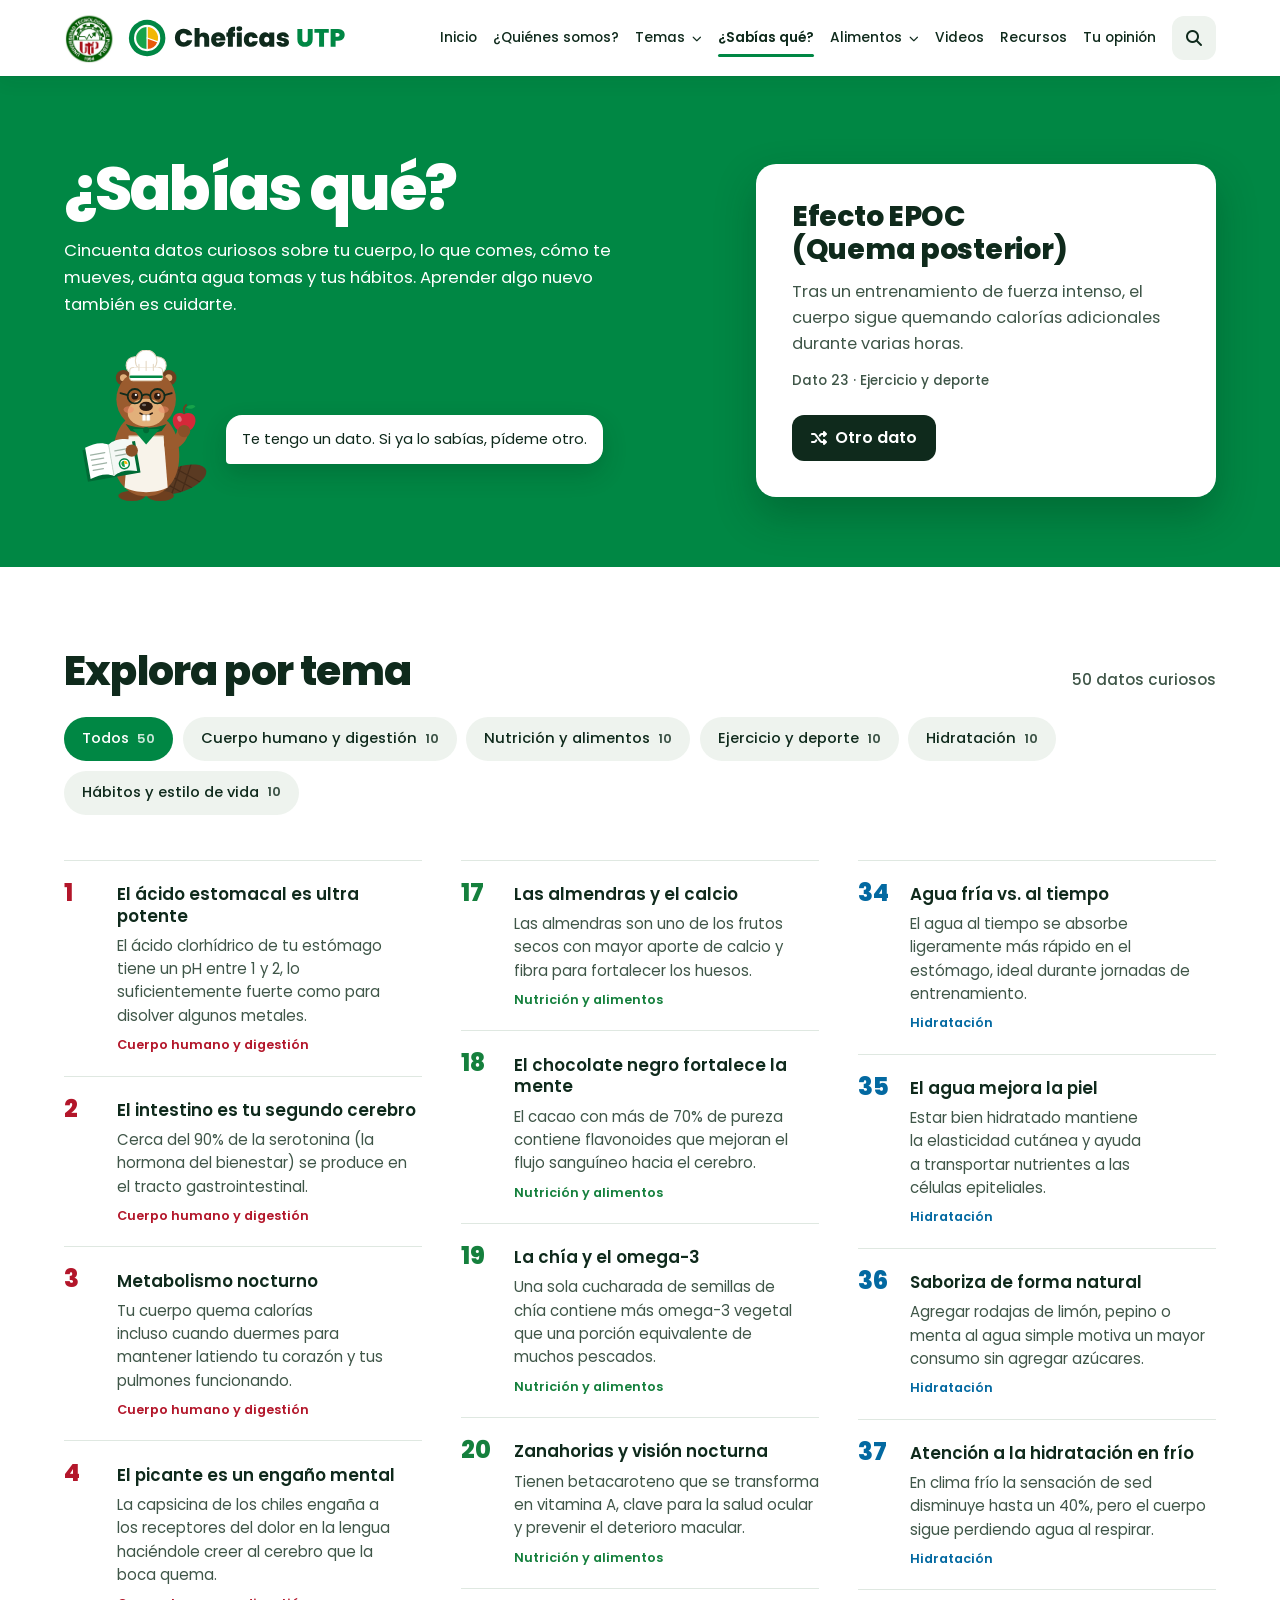
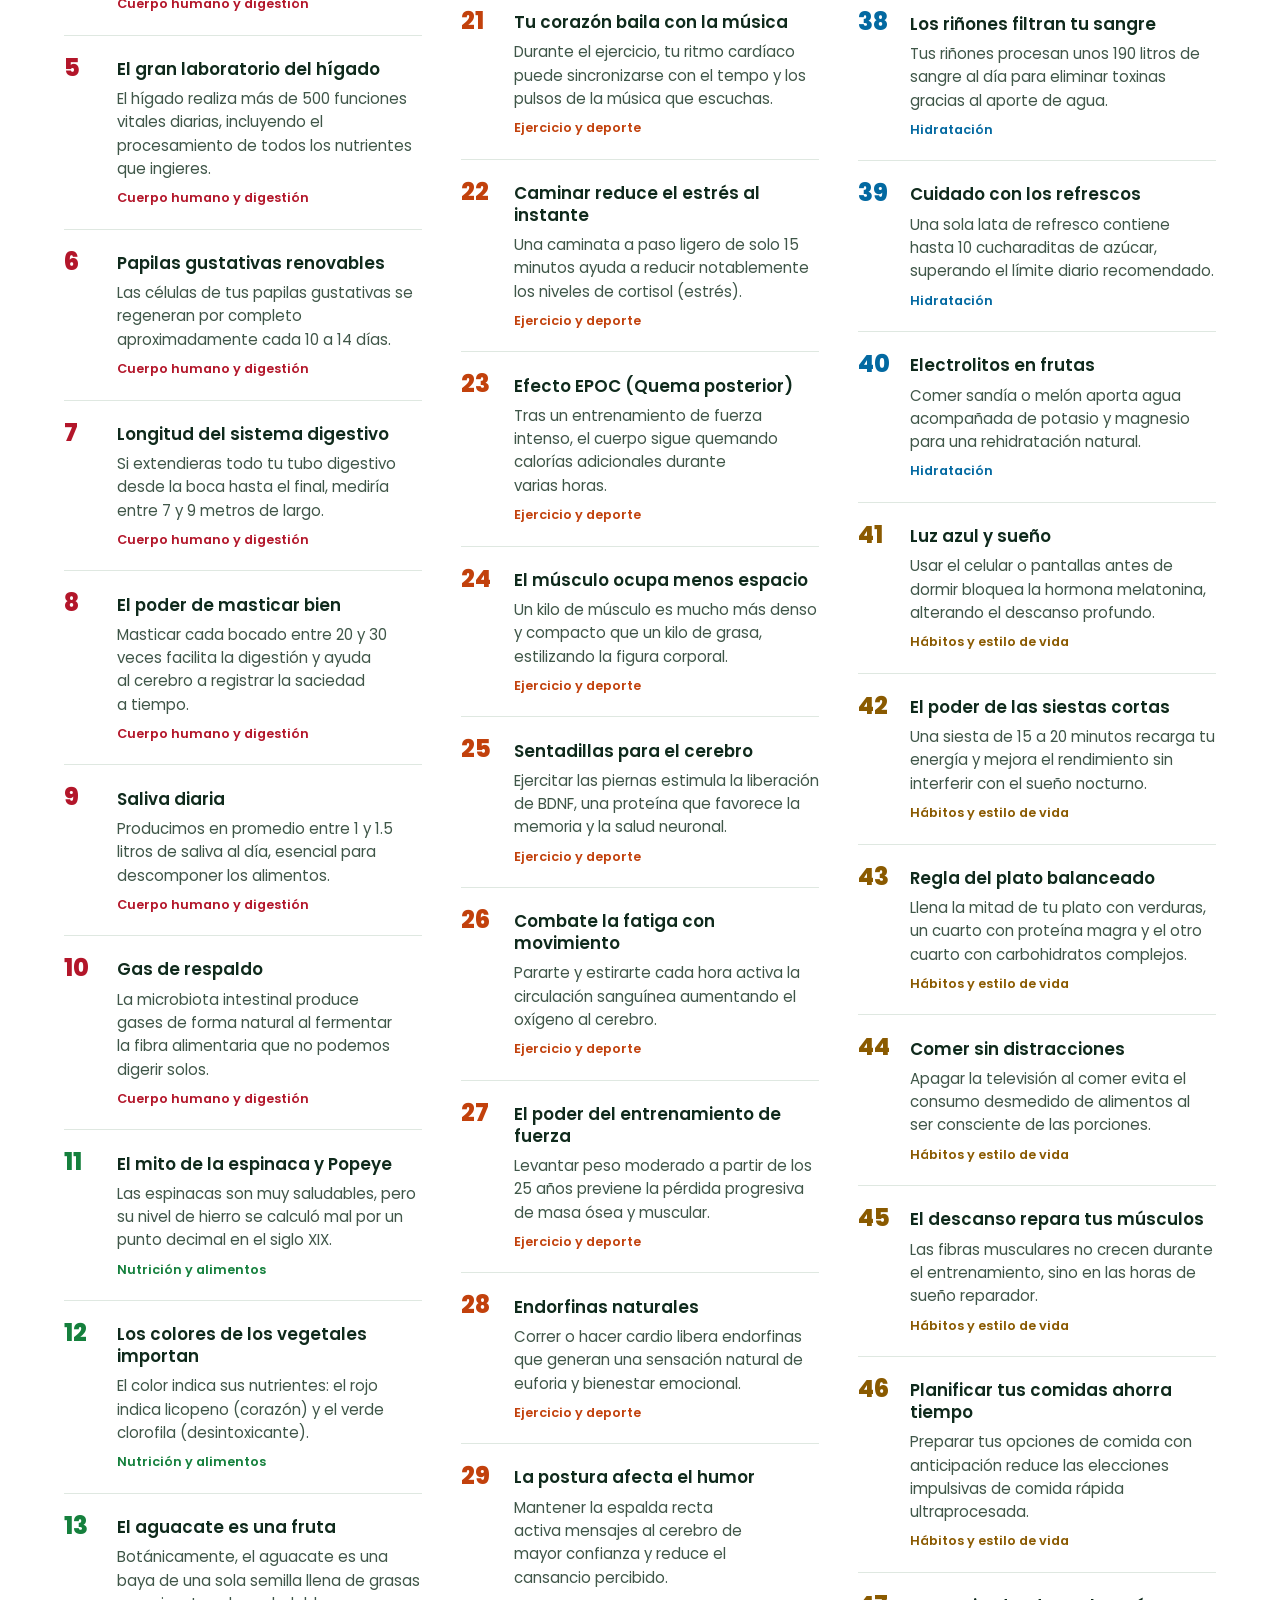
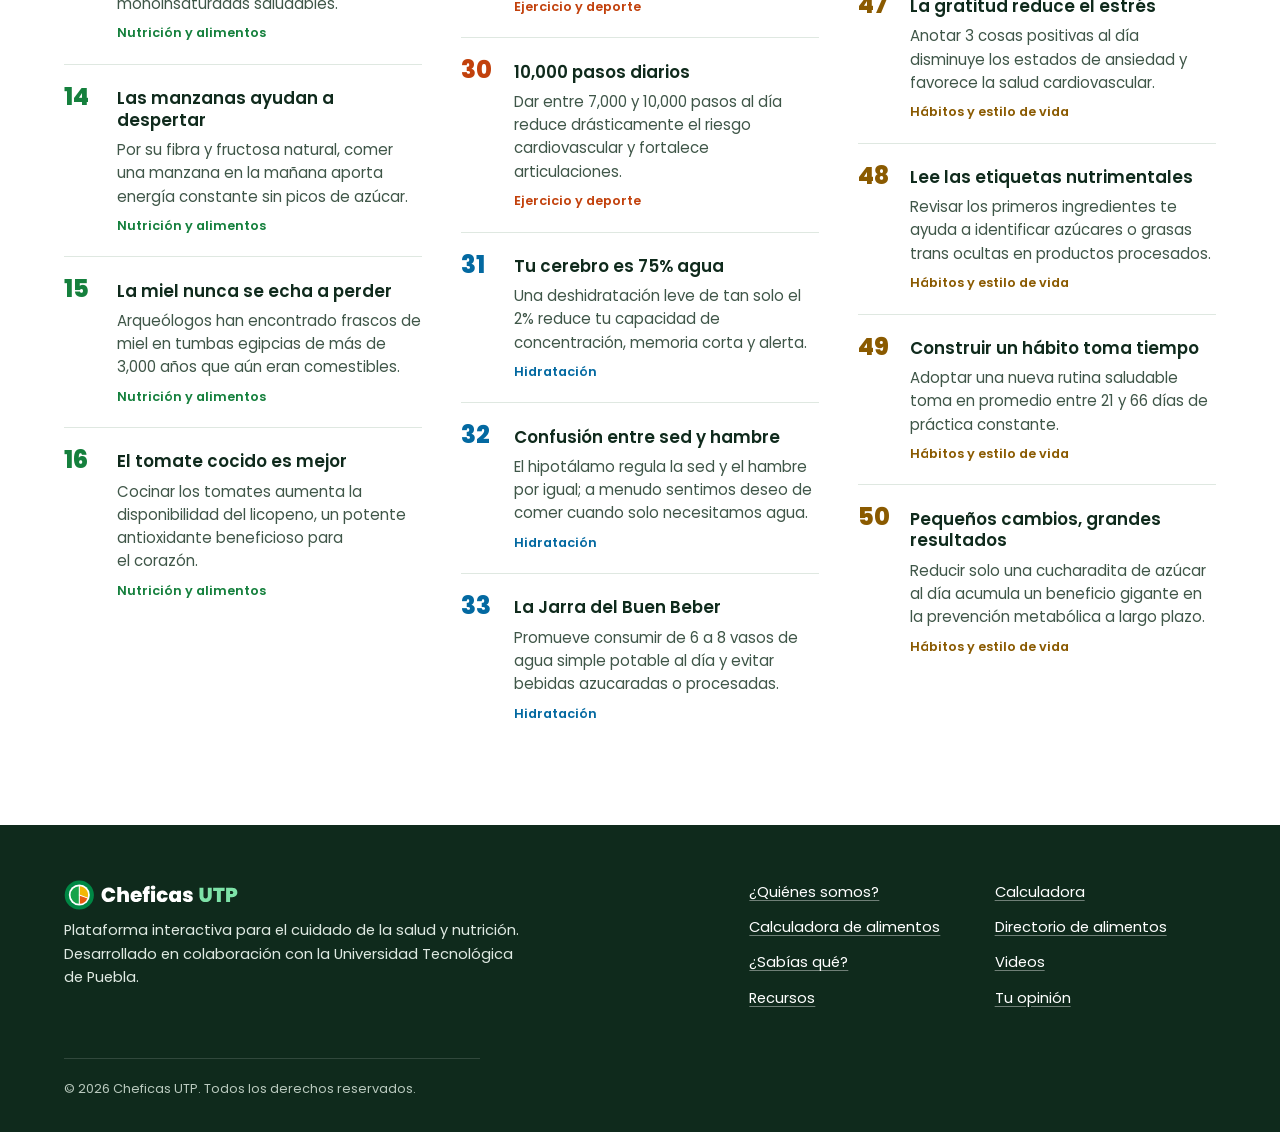
<file: Views/sabias_que.html>
<!DOCTYPE html>
<html lang="es">
<head>
  <meta charset="UTF-8">
  <meta name="viewport" content="width=device-width, initial-scale=1.0">
  <title>¿Sabías qué? - Cheficas UTP</title>
  <meta name="description" content="Cincuenta datos curiosos sobre tu cuerpo, la nutrición, el ejercicio, la hidratación y los hábitos saludables.">

  <link rel="icon" type="image/svg+xml" href="../Resources/marca/icono-cheficas.svg">
  <link rel="icon" type="image/png" href="../Resources/marca/icono-cheficas.png">
  <link rel="preload" href="../Resources/fonts/poppins-latin-800-normal.woff2" as="font" type="font/woff2" crossorigin>

  <!-- Font Awesome para los íconos -->
  <link rel="stylesheet" href="https://cdnjs.cloudflare.com/ajax/libs/font-awesome/6.5.1/css/all.min.css">

  <!-- Estilos: componentes heredados, sistema compartido y estilos propios de la página -->
  <link rel="stylesheet" href="../Styles/Style_components.css">
  <link rel="stylesheet" href="../Styles/sitio.css">
  <link rel="stylesheet" href="../Styles/sabias_que.css">
</head>
<body class="sitio pagina-sabias">

  <a class="saltar-contenido" href="#contenido">Saltar al contenido</a>

  <!-- ENCABEZADO CON LOGOS Y NAVEGACIÓN -->
  <header class="header-site">
    <div class="header-bar">
      <a class="header-logos" href="../index.html" aria-label="Cheficas UTP, ir al inicio">
        <img src="../Resources/logo-utp.png" alt="Universidad Tecnológica de Puebla" width="52" height="52">
        <img src="../Resources/marca/logo-cheficas.svg" alt="Cheficas UTP" class="logo-wdl" width="220" height="40">
      </a>

      <nav class="navbar" aria-label="Navegación principal">
        <div class="nav-container">
          <button class="nav-toggle" id="nav-toggle" aria-label="Abrir menú" aria-controls="nav-menu">
            <i class="fa-solid fa-bars" aria-hidden="true"></i>
          </button>

          <ul class="nav-menu" id="nav-menu">
            <li class="nav-item"><a href="../index.html" class="nav-link">Inicio</a></li>
            <li class="nav-item"><a href="quienes_somos.html" class="nav-link">¿Quiénes somos?</a></li>

            <!-- APARTADO DE TEMAS CON MENÚ DESPLEGABLE -->
            <li class="nav-item dropdown-item">
              <a href="temas.html" class="nav-link">Temas <i class="fa-solid fa-chevron-down" aria-hidden="true"></i></a>
              <ul class="dropdown-menu" id="topics-dropdown">
                <li><a href="temas.html" data-topic="1">Alimentación saludable (INCMNSZ)</a></li>
                <li><a href="temas.html" data-topic="2">Guías alimentarias</a></li>
                <li><a href="temas.html" data-topic="3">Hidratación y la Jarra del Buen Beber</a></li>
                <li><a href="temas.html" data-topic="4">El Plato del Bien Comer</a></li>
                <li><a href="temas.html" data-topic="5">Sostenibilidad alimentaria</a></li>
                <li><a href="temas.html" data-topic="6">Recomendaciones de ejercicio</a></li>
                <li><a href="temas.html" data-topic="7">Recetas fáciles y saludables</a></li>
                <li><a href="temas.html" data-topic="8">Marco normativo y hábitos</a></li>
                <li><a href="temas.html" data-topic="9">Comparador de alimentos</a></li>
                <li><a href="temas.html" data-topic="10">Formas de preparar alimentos</a></li>
              </ul>
            </li>

            <li class="nav-item"><a href="sabias_que.html" class="nav-link active" aria-current="page">¿Sabías qué?</a></li>
            <li class="nav-item dropdown-item">
              <a href="directorio_alimentos.html" class="nav-link">Alimentos <i class="fa-solid fa-chevron-down" aria-hidden="true"></i></a>
              <ul class="dropdown-menu">
                <li><a href="directorio_alimentos.html">Directorio de alimentos</a></li>
                <li><a href="calculadora_alimentos.html">Calculadora de alimentos</a></li>
              </ul>
            </li>
            <li class="nav-item"><a href="videos.html" class="nav-link">Videos</a></li>
            <li class="nav-item"><a href="recursos.html" class="nav-link">Recursos</a></li>
            <li class="nav-item"><a href="tu_opinion.html" class="nav-link">Tu opinión</a></li>
          </ul>
        </div>
      </nav>
    </div>
  </header>

  <main id="contenido">

    <!-- PORTADA CON LA NOTA DESTACADA -->
    <section class="portada portada-datos" aria-labelledby="titulo-datos">
      <div>
        <h1 id="titulo-datos">¿Sabías qué?</h1>
        <p class="portada-lead">Cincuenta datos curiosos sobre tu cuerpo, lo que comes, cómo te mueves, cuánta agua tomas y tus hábitos. Aprender algo nuevo también es cuidarte.</p>
        <div class="castor-dice castor-datos">
          <img src="../Resources/marca/castor-sabio.svg" alt="" width="300" height="300">
          <p>Te tengo un dato. Si ya lo sabías, pídeme otro.</p>
        </div>
      </div>

      <article class="nota" id="nota-dato" aria-live="polite">
        <h2 class="nota-titulo" id="nota-titulo">Construir un hábito toma tiempo</h2>
        <p class="nota-desc" id="nota-desc">Adoptar una nueva rutina saludable toma en promedio entre 21 y 66 días de práctica constante.</p>
        <p class="nota-cat" id="nota-cat">Dato del día</p>
        <button type="button" class="nota-boton" id="nota-otro"><i class="fa-solid fa-shuffle" aria-hidden="true"></i> Otro dato</button>
      </article>
    </section>

    <!-- TODOS LOS DATOS -->
    <section class="seccion" aria-labelledby="titulo-lista">
      <div class="datos-cabeza">
        <h2 id="titulo-lista" class="titulo-seccion">Explora por tema</h2>
        <p class="datos-contador" id="datos-contador" aria-live="polite"></p>
      </div>

      <div class="filtros" id="datos-filtros" role="group" aria-label="Filtrar datos por tema"></div>

      <ol class="datos-lista" id="datos-lista">
        <!-- Se llena desde Js/sabias_que.js -->
      </ol>

      <noscript><p class="lead-seccion">Activa JavaScript para ver los datos curiosos.</p></noscript>
    </section>

  </main>

  <!-- PIE DE PÁGINA -->
  <footer class="footer-site">
    <div class="footer-container">
      <div class="footer-marca">
        <p class="footer-title"><img src="../Resources/marca/logo-cheficas-claro.svg" alt="Cheficas UTP" width="176" height="32"></p>
        <p>Plataforma interactiva para el cuidado de la salud y nutrición. Desarrollado en colaboración con la Universidad Tecnológica de Puebla.</p>
      </div>
      <ul class="footer-enlaces" aria-label="Secciones">
        <li><a href="quienes_somos.html">¿Quiénes somos?</a></li>
        <li><a href="calculadora.html">Calculadora</a></li>
        <li><a href="calculadora_alimentos.html">Calculadora de alimentos</a></li>
        <li><a href="directorio_alimentos.html">Directorio de alimentos</a></li>
        <li><a href="sabias_que.html">¿Sabías qué?</a></li>
        <li><a href="videos.html">Videos</a></li>
        <li><a href="recursos.html">Recursos</a></li>
        <li><a href="tu_opinion.html">Tu opinión</a></li>
      </ul>
      <p class="copyright">© 2026 Cheficas UTP. Todos los derechos reservados.</p>
    </div>
  </footer>

  <!-- ARCHIVOS JAVASCRIPT -->
  <script src="../Js/main.js"></script>
  <script src="../Js/buscador.js"></script>
  <script src="../Js/movimiento.js"></script>
  <script src="../Js/sabias_que.js"></script>
</body>
</html>
</file>
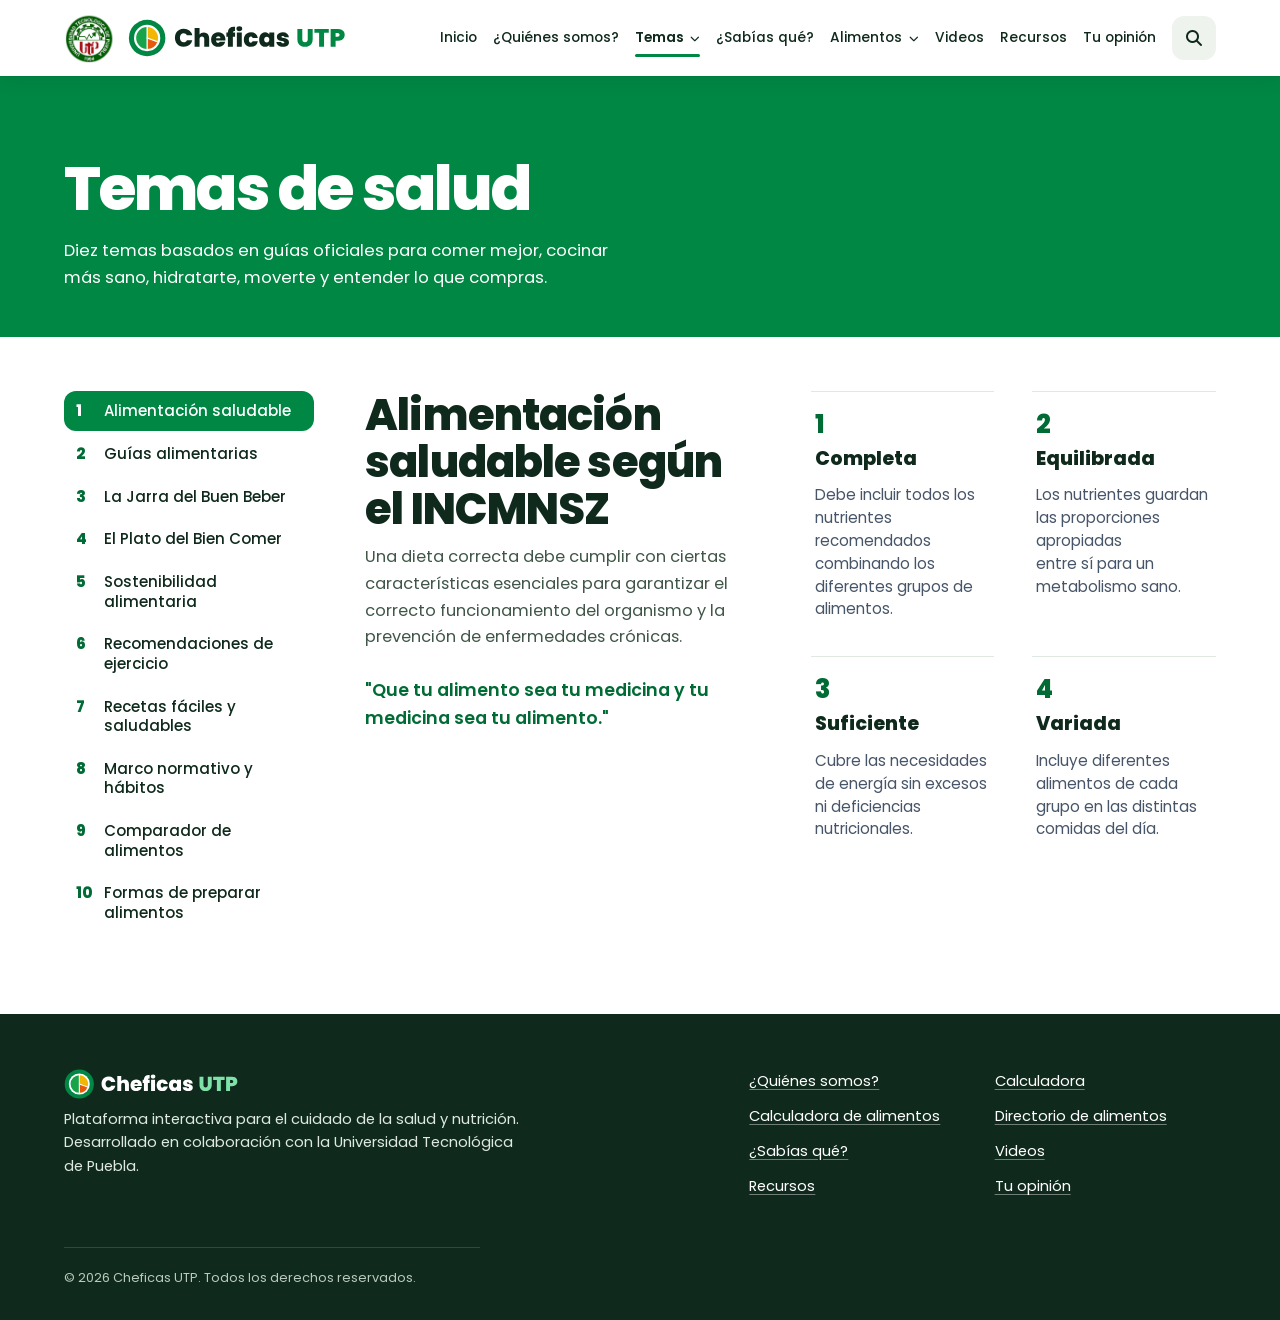
<file: Views/temas.html>
<!DOCTYPE html>
<html lang="es">
<head>
  <meta charset="UTF-8">
  <meta name="viewport" content="width=device-width, initial-scale=1.0">
  <title>Temas de interés - Cheficas UTP</title>
  <meta name="description" content="Diez temas de salud y nutrición basados en guías oficiales: el Plato del Bien Comer, la Jarra del Buen Beber, ejercicio y más.">

  <link rel="icon" type="image/svg+xml" href="../Resources/marca/icono-cheficas.svg">
  <link rel="icon" type="image/png" href="../Resources/marca/icono-cheficas.png">
  <link rel="preload" href="../Resources/fonts/poppins-latin-800-normal.woff2" as="font" type="font/woff2" crossorigin>

  <!-- Font Awesome para los íconos -->
  <link rel="stylesheet" href="https://cdnjs.cloudflare.com/ajax/libs/font-awesome/6.5.1/css/all.min.css">

  <!-- Estilos: componentes heredados, sistema compartido y estilos propios de la página -->
  <link rel="stylesheet" href="../Styles/Style_components.css">
  <link rel="stylesheet" href="../Styles/sitio.css">
  <link rel="stylesheet" href="../Styles/temas.css">
</head>
<body class="sitio pagina-temas">

  <a class="saltar-contenido" href="#contenido">Saltar al contenido</a>

  <!-- ENCABEZADO CON LOGOS Y NAVEGACIÓN -->
  <header class="header-site">
    <div class="header-bar">
      <a class="header-logos" href="../index.html" aria-label="Cheficas UTP, ir al inicio">
        <img src="../Resources/logo-utp.png" alt="Universidad Tecnológica de Puebla" width="52" height="52">
        <img src="../Resources/marca/logo-cheficas.svg" alt="Cheficas UTP" class="logo-wdl" width="220" height="40">
      </a>

      <nav class="navbar" aria-label="Navegación principal">
        <div class="nav-container">
          <button class="nav-toggle" id="nav-toggle" aria-label="Abrir menú" aria-controls="nav-menu">
            <i class="fa-solid fa-bars" aria-hidden="true"></i>
          </button>

          <ul class="nav-menu" id="nav-menu">
            <li class="nav-item"><a href="../index.html" class="nav-link">Inicio</a></li>
            <li class="nav-item"><a href="quienes_somos.html" class="nav-link">¿Quiénes somos?</a></li>

            <!-- APARTADO DE TEMAS CON MENÚ DESPLEGABLE -->
            <li class="nav-item dropdown-item">
              <a href="temas.html" class="nav-link active" aria-current="page">Temas <i class="fa-solid fa-chevron-down" aria-hidden="true"></i></a>
              <ul class="dropdown-menu" id="topics-dropdown">
                <li><a href="temas.html" data-topic="1">Alimentación saludable (INCMNSZ)</a></li>
                <li><a href="temas.html" data-topic="2">Guías alimentarias</a></li>
                <li><a href="temas.html" data-topic="3">Hidratación y la Jarra del Buen Beber</a></li>
                <li><a href="temas.html" data-topic="4">El Plato del Bien Comer</a></li>
                <li><a href="temas.html" data-topic="5">Sostenibilidad alimentaria</a></li>
                <li><a href="temas.html" data-topic="6">Recomendaciones de ejercicio</a></li>
                <li><a href="temas.html" data-topic="7">Recetas fáciles y saludables</a></li>
                <li><a href="temas.html" data-topic="8">Marco normativo y hábitos</a></li>
                <li><a href="temas.html" data-topic="9">Comparador de alimentos</a></li>
                <li><a href="temas.html" data-topic="10">Formas de preparar alimentos</a></li>
              </ul>
            </li>

            <li class="nav-item"><a href="sabias_que.html" class="nav-link">¿Sabías qué?</a></li>
            <li class="nav-item dropdown-item">
              <a href="directorio_alimentos.html" class="nav-link">Alimentos <i class="fa-solid fa-chevron-down" aria-hidden="true"></i></a>
              <ul class="dropdown-menu">
                <li><a href="directorio_alimentos.html">Directorio de alimentos</a></li>
                <li><a href="calculadora_alimentos.html">Calculadora de alimentos</a></li>
              </ul>
            </li>
            <li class="nav-item"><a href="videos.html" class="nav-link">Videos</a></li>
            <li class="nav-item"><a href="recursos.html" class="nav-link">Recursos</a></li>
            <li class="nav-item"><a href="tu_opinion.html" class="nav-link">Tu opinión</a></li>
          </ul>
        </div>
      </nav>
    </div>
  </header>

  <main id="contenido">

    <!-- PORTADA -->
    <section class="portada portada-sola portada-temas" aria-labelledby="titulo-temas-pagina">
      <div>
        <h1 id="titulo-temas-pagina">Temas de salud</h1>
        <p class="portada-lead">Diez temas basados en guías oficiales para comer mejor, cocinar más sano, hidratarte, moverte y entender lo que compras.</p>
      </div>
    </section>

    <!-- ÍNDICE + TEMA -->
    <div class="temas-pagina">
      <nav class="temas-indice-lateral" aria-label="Temas">
        <ol id="temas-indice">
          <li><a href="#tema-1" data-topic="1"><span>1</span> Alimentación saludable</a></li>
          <li><a href="#tema-2" data-topic="2"><span>2</span> Guías alimentarias</a></li>
          <li><a href="#tema-3" data-topic="3"><span>3</span> La Jarra del Buen Beber</a></li>
          <li><a href="#tema-4" data-topic="4"><span>4</span> El Plato del Bien Comer</a></li>
          <li><a href="#tema-5" data-topic="5"><span>5</span> Sostenibilidad alimentaria</a></li>
          <li><a href="#tema-6" data-topic="6"><span>6</span> Recomendaciones de ejercicio</a></li>
          <li><a href="#tema-7" data-topic="7"><span>7</span> Recetas fáciles y saludables</a></li>
          <li><a href="#tema-8" data-topic="8"><span>8</span> Marco normativo y hábitos</a></li>
          <li><a href="#tema-9" data-topic="9"><span>9</span> Comparador de alimentos</a></li>
          <li><a href="#tema-10" data-topic="10"><span>10</span> Formas de preparar alimentos</a></li>
        </ol>
      </nav>

      <article class="tema-area" id="tema-area" tabindex="-1">
        <section id="topic-content" aria-live="polite">
          <!-- Contenido dibujado por Js/temas.js -->
          <noscript><p>Activa JavaScript para ver los temas.</p></noscript>
        </section>
      </article>
    </div>

  </main>

  <!-- PIE DE PÁGINA -->
  <footer class="footer-site">
    <div class="footer-container">
      <div class="footer-marca">
        <p class="footer-title"><img src="../Resources/marca/logo-cheficas-claro.svg" alt="Cheficas UTP" width="176" height="32"></p>
        <p>Plataforma interactiva para el cuidado de la salud y nutrición. Desarrollado en colaboración con la Universidad Tecnológica de Puebla.</p>
      </div>
      <ul class="footer-enlaces" aria-label="Secciones">
        <li><a href="quienes_somos.html">¿Quiénes somos?</a></li>
        <li><a href="calculadora.html">Calculadora</a></li>
        <li><a href="calculadora_alimentos.html">Calculadora de alimentos</a></li>
        <li><a href="directorio_alimentos.html">Directorio de alimentos</a></li>
        <li><a href="sabias_que.html">¿Sabías qué?</a></li>
        <li><a href="videos.html">Videos</a></li>
        <li><a href="recursos.html">Recursos</a></li>
        <li><a href="tu_opinion.html">Tu opinión</a></li>
      </ul>
      <p class="copyright">© 2026 Cheficas UTP. Todos los derechos reservados.</p>
    </div>
  </footer>

  <!-- ARCHIVOS JAVASCRIPT -->
  <script src="../Js/main.js"></script>
  <script src="../Js/buscador.js"></script>
  <script src="../Js/movimiento.js"></script>
  <script src="../Js/temas.js"></script>
  <script src="../Js/preparacion.js"></script>
  <script src="../Js/inicio.js"></script>
</body>
</html>
</file>
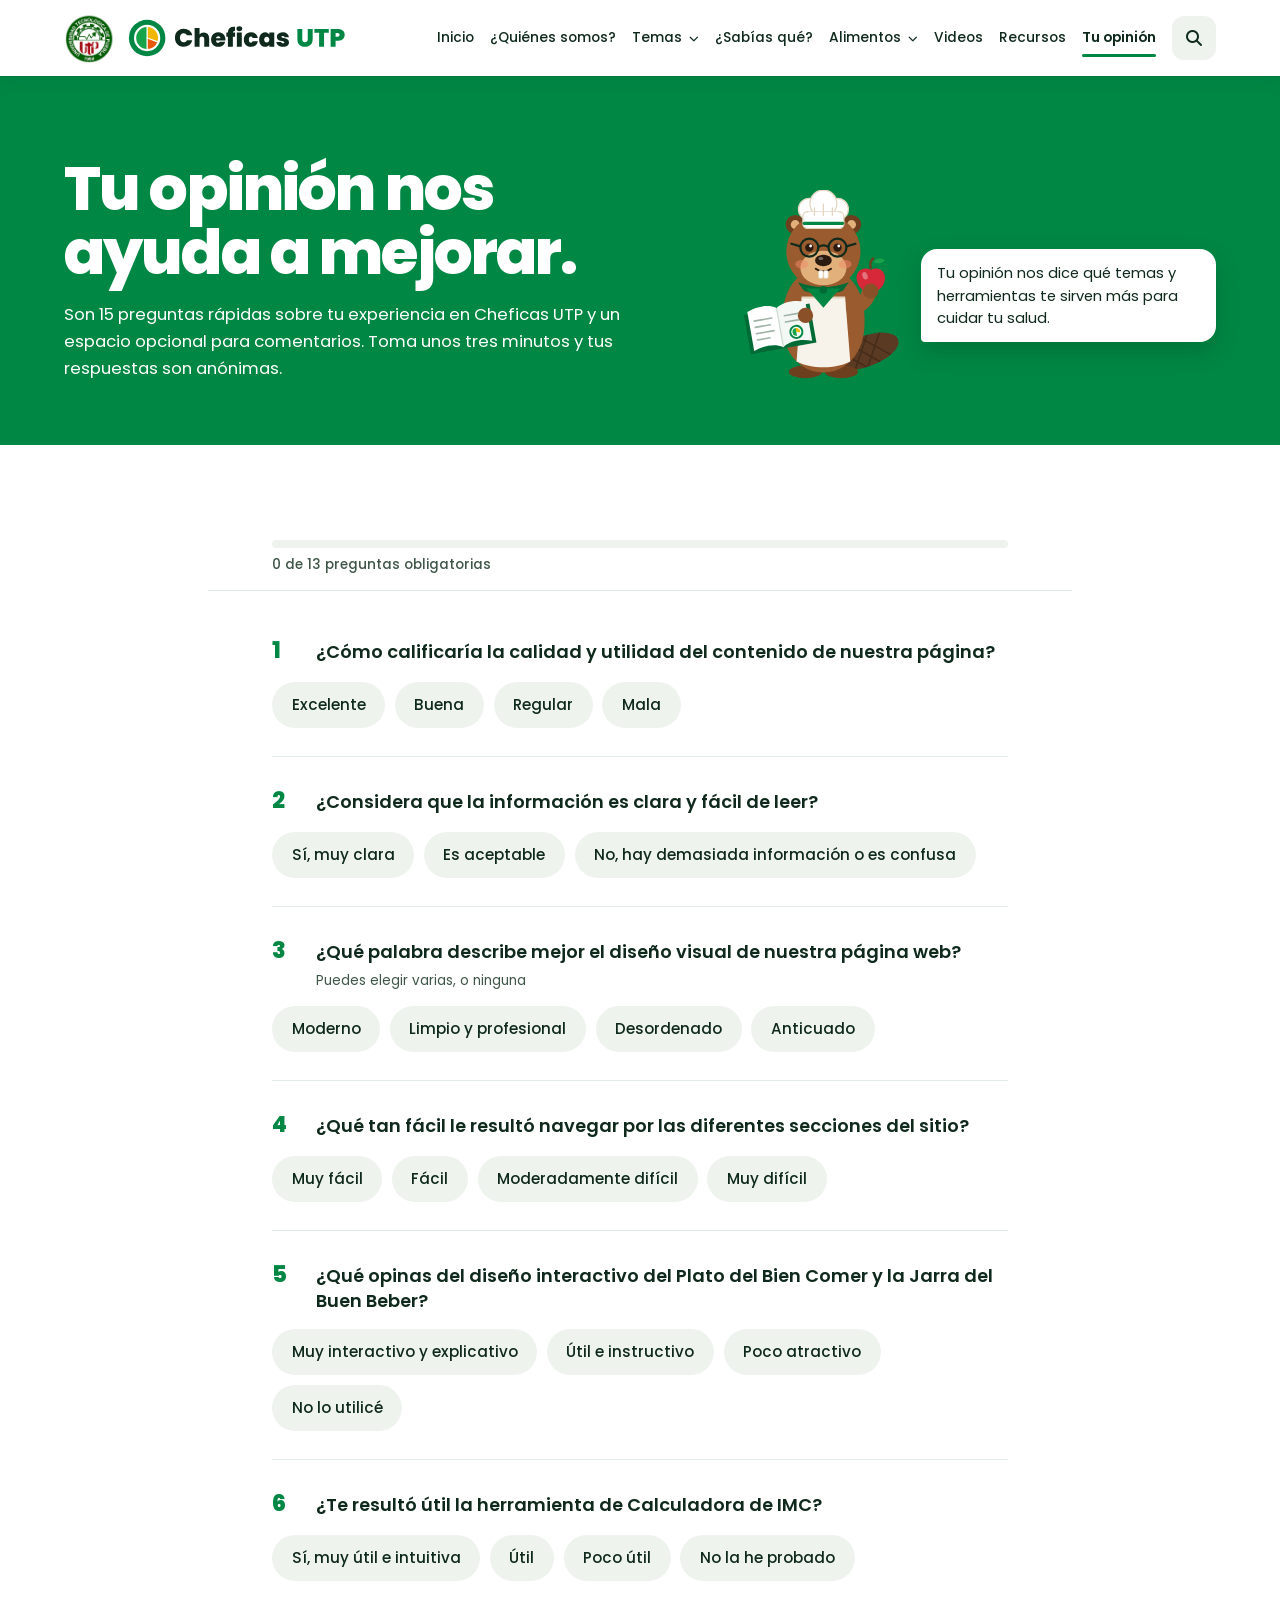
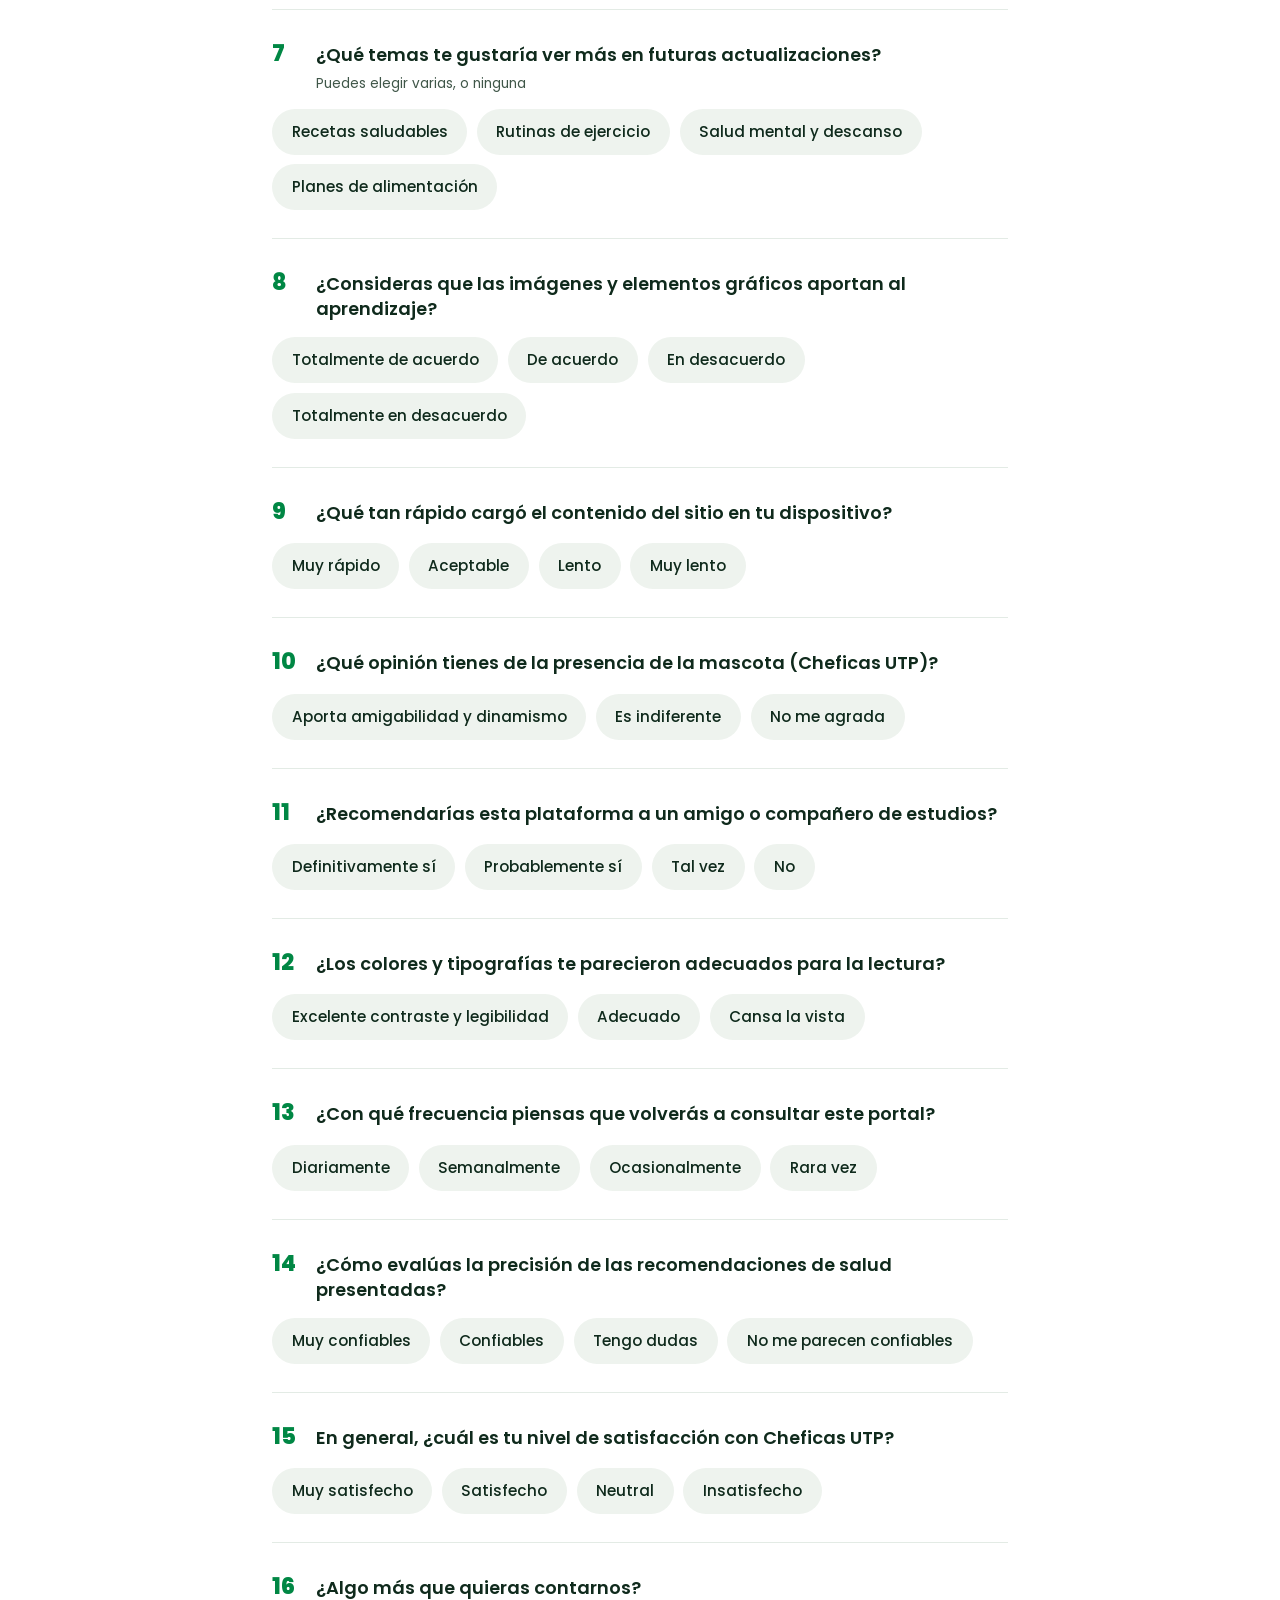
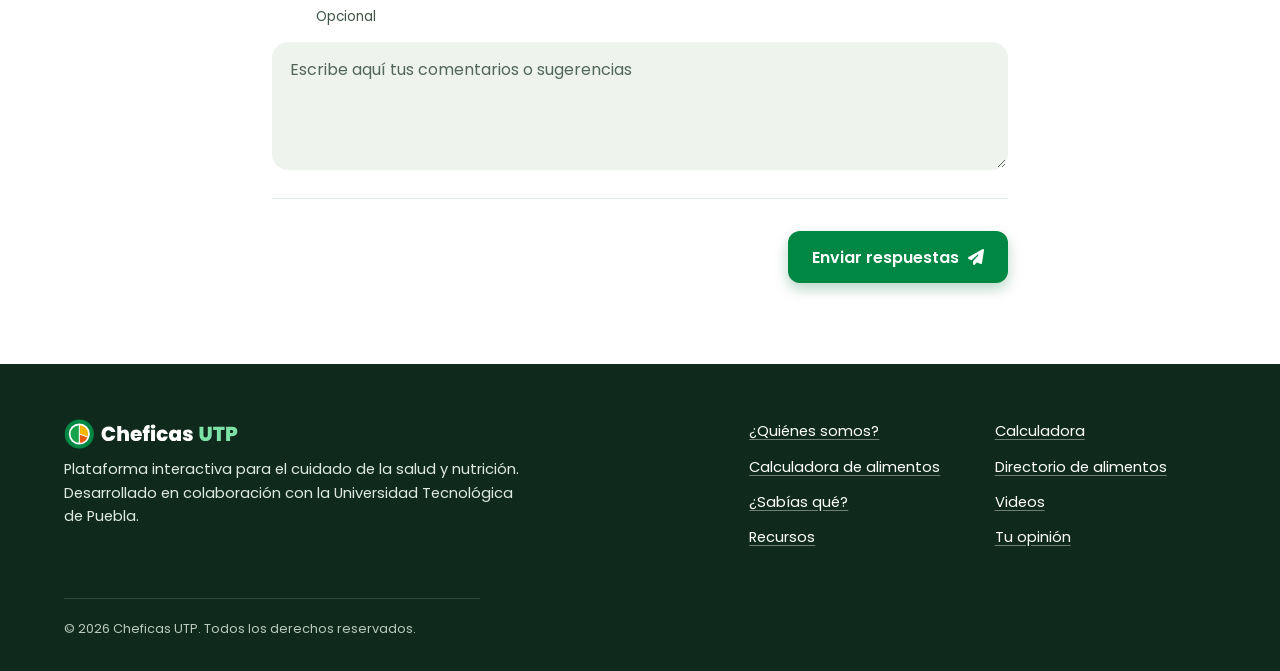
<file: Views/tu_opinion.html>
<!DOCTYPE html>
<html lang="es">
<head>
  <meta charset="UTF-8">
  <meta name="viewport" content="width=device-width, initial-scale=1.0">
  <title>Tu opinión - Cheficas UTP</title>
  <meta name="description" content="Ayúdanos a mejorar Cheficas UTP respondiendo una breve encuesta sobre tu experiencia.">

  <link rel="icon" type="image/svg+xml" href="../Resources/marca/icono-cheficas.svg">
  <link rel="icon" type="image/png" href="../Resources/marca/icono-cheficas.png">
  <link rel="preload" href="../Resources/fonts/poppins-latin-800-normal.woff2" as="font" type="font/woff2" crossorigin>

  <!-- Font Awesome para los íconos -->
  <link rel="stylesheet" href="https://cdnjs.cloudflare.com/ajax/libs/font-awesome/6.5.1/css/all.min.css">

  <!-- Estilos: componentes heredados, sistema compartido y estilos propios de la página -->
  <link rel="stylesheet" href="../Styles/Style_components.css">
  <link rel="stylesheet" href="../Styles/sitio.css">
  <link rel="stylesheet" href="../Styles/tu_opinion.css">
</head>
<body class="sitio pagina-opinion">

  <a class="saltar-contenido" href="#contenido">Saltar al contenido</a>

  <!-- ENCABEZADO CON LOGOS Y NAVEGACIÓN -->
  <header class="header-site">
    <div class="header-bar">
      <a class="header-logos" href="../index.html" aria-label="Cheficas UTP, ir al inicio">
        <img src="../Resources/logo-utp.png" alt="Universidad Tecnológica de Puebla" width="52" height="52">
        <img src="../Resources/marca/logo-cheficas.svg" alt="Cheficas UTP" class="logo-wdl" width="220" height="40">
      </a>

      <nav class="navbar" aria-label="Navegación principal">
        <div class="nav-container">
          <button class="nav-toggle" id="nav-toggle" aria-label="Abrir menú" aria-controls="nav-menu">
            <i class="fa-solid fa-bars" aria-hidden="true"></i>
          </button>

          <ul class="nav-menu" id="nav-menu">
            <li class="nav-item"><a href="../index.html" class="nav-link">Inicio</a></li>
            <li class="nav-item"><a href="quienes_somos.html" class="nav-link">¿Quiénes somos?</a></li>

            <!-- APARTADO DE TEMAS CON MENÚ DESPLEGABLE -->
            <li class="nav-item dropdown-item">
              <a href="temas.html" class="nav-link">Temas <i class="fa-solid fa-chevron-down" aria-hidden="true"></i></a>
              <ul class="dropdown-menu" id="topics-dropdown">
                <li><a href="temas.html" data-topic="1">Alimentación saludable (INCMNSZ)</a></li>
                <li><a href="temas.html" data-topic="2">Guías alimentarias</a></li>
                <li><a href="temas.html" data-topic="3">Hidratación y la Jarra del Buen Beber</a></li>
                <li><a href="temas.html" data-topic="4">El Plato del Bien Comer</a></li>
                <li><a href="temas.html" data-topic="5">Sostenibilidad alimentaria</a></li>
                <li><a href="temas.html" data-topic="6">Recomendaciones de ejercicio</a></li>
                <li><a href="temas.html" data-topic="7">Recetas fáciles y saludables</a></li>
                <li><a href="temas.html" data-topic="8">Marco normativo y hábitos</a></li>
                <li><a href="temas.html" data-topic="9">Comparador de alimentos</a></li>
                <li><a href="temas.html" data-topic="10">Formas de preparar alimentos</a></li>
              </ul>
            </li>

            <li class="nav-item"><a href="sabias_que.html" class="nav-link">¿Sabías qué?</a></li>
            <li class="nav-item dropdown-item">
              <a href="directorio_alimentos.html" class="nav-link">Alimentos <i class="fa-solid fa-chevron-down" aria-hidden="true"></i></a>
              <ul class="dropdown-menu">
                <li><a href="directorio_alimentos.html">Directorio de alimentos</a></li>
                <li><a href="calculadora_alimentos.html">Calculadora de alimentos</a></li>
              </ul>
            </li>
            <li class="nav-item"><a href="videos.html" class="nav-link">Videos</a></li>
            <li class="nav-item"><a href="recursos.html" class="nav-link">Recursos</a></li>
            <li class="nav-item"><a href="tu_opinion.html" class="nav-link active" aria-current="page">Tu opinión</a></li>
          </ul>
        </div>
      </nav>
    </div>
  </header>

  <main id="contenido">

    <!-- PORTADA -->
    <section class="portada portada-opinion" aria-labelledby="titulo-opinion">
      <div>
        <h1 id="titulo-opinion">Tu opinión nos ayuda a mejorar.</h1>
        <p class="portada-lead">Son 15 preguntas rápidas sobre tu experiencia en Cheficas UTP y un espacio opcional para comentarios. Toma unos tres minutos y tus respuestas son anónimas.</p>
      </div>
      <div class="castor-dice">
        <img src="../Resources/marca/castor-sabio.svg" alt="" width="300" height="300">
        <p>Tu opinión nos dice qué temas y herramientas te sirven más para cuidar tu salud.</p>
      </div>
    </section>

    <!-- ENCUESTA -->
    <section class="seccion encuesta" aria-labelledby="titulo-encuesta">
      <h2 id="titulo-encuesta" class="sr-only">Encuesta de satisfacción</h2>

      <div class="progreso" aria-hidden="true">
        <div class="progreso-barra"><span id="progreso-relleno"></span></div>
        <p id="progreso-texto">0 de 13 preguntas obligatorias</p>
      </div>

      <form id="opinion-form" class="encuesta-form" action="#" method="POST" novalidate>
        <!-- Campo trampa para bots: las personas no lo ven -->
        <p class="trampa" aria-hidden="true"><label>No llenar <input type="text" name="_honey" tabindex="-1" autocomplete="off"></label></p>

          <fieldset class="pregunta" id="pregunta-1" data-corto="Calidad del contenido" data-pregunta="¿Cómo calificaría la calidad y utilidad del contenido de nuestra página?">
            <legend><span class="pregunta-num">1</span> ¿Cómo calificaría la calidad y utilidad del contenido de nuestra página?</legend>
            <div class="opciones">
              <label class="opcion"><input type="radio" name="question_1" value="Excelente" required><span>Excelente</span></label>
              <label class="opcion"><input type="radio" name="question_1" value="Buena"><span>Buena</span></label>
              <label class="opcion"><input type="radio" name="question_1" value="Regular"><span>Regular</span></label>
              <label class="opcion"><input type="radio" name="question_1" value="Mala"><span>Mala</span></label>
            </div>
            <p class="pregunta-error" role="alert"></p>
          </fieldset>
          <fieldset class="pregunta" id="pregunta-2" data-corto="Claridad de la información" data-pregunta="¿Considera que la información es clara y fácil de leer?">
            <legend><span class="pregunta-num">2</span> ¿Considera que la información es clara y fácil de leer?</legend>
            <div class="opciones">
              <label class="opcion"><input type="radio" name="question_2" value="Sí, muy clara" required><span>Sí, muy clara</span></label>
              <label class="opcion"><input type="radio" name="question_2" value="Es aceptable"><span>Es aceptable</span></label>
              <label class="opcion"><input type="radio" name="question_2" value="No, hay demasiada información o es confusa"><span>No, hay demasiada información o es confusa</span></label>
            </div>
            <p class="pregunta-error" role="alert"></p>
          </fieldset>
          <fieldset class="pregunta" id="pregunta-3" data-corto="Palabras para el diseño" data-pregunta="¿Qué palabra describe mejor el diseño visual de nuestra página web?" data-opcional="true">
            <legend><span class="pregunta-num">3</span> ¿Qué palabra describe mejor el diseño visual de nuestra página web? <span class="pregunta-ayuda">Puedes elegir varias, o ninguna</span></legend>
            <div class="opciones">
              <label class="opcion"><input type="checkbox" name="question_3" value="Moderno"><span>Moderno</span></label>
              <label class="opcion"><input type="checkbox" name="question_3" value="Limpio y profesional"><span>Limpio y profesional</span></label>
              <label class="opcion"><input type="checkbox" name="question_3" value="Desordenado"><span>Desordenado</span></label>
              <label class="opcion"><input type="checkbox" name="question_3" value="Anticuado"><span>Anticuado</span></label>
            </div>
            <p class="pregunta-error" role="alert"></p>
          </fieldset>
          <fieldset class="pregunta" id="pregunta-4" data-corto="Facilidad de navegación" data-pregunta="¿Qué tan fácil le resultó navegar por las diferentes secciones del sitio?">
            <legend><span class="pregunta-num">4</span> ¿Qué tan fácil le resultó navegar por las diferentes secciones del sitio?</legend>
            <div class="opciones">
              <label class="opcion"><input type="radio" name="question_4" value="Muy fácil" required><span>Muy fácil</span></label>
              <label class="opcion"><input type="radio" name="question_4" value="Fácil"><span>Fácil</span></label>
              <label class="opcion"><input type="radio" name="question_4" value="Moderadamente difícil"><span>Moderadamente difícil</span></label>
              <label class="opcion"><input type="radio" name="question_4" value="Muy difícil"><span>Muy difícil</span></label>
            </div>
            <p class="pregunta-error" role="alert"></p>
          </fieldset>
          <fieldset class="pregunta" id="pregunta-5" data-corto="Plato y Jarra interactivos" data-pregunta="¿Qué opinas del diseño interactivo del Plato del Bien Comer y la Jarra del Buen Beber?">
            <legend><span class="pregunta-num">5</span> ¿Qué opinas del diseño interactivo del Plato del Bien Comer y la Jarra del Buen Beber?</legend>
            <div class="opciones">
              <label class="opcion"><input type="radio" name="question_5" value="Muy interactivo y explicativo" required><span>Muy interactivo y explicativo</span></label>
              <label class="opcion"><input type="radio" name="question_5" value="Útil e instructivo"><span>Útil e instructivo</span></label>
              <label class="opcion"><input type="radio" name="question_5" value="Poco atractivo"><span>Poco atractivo</span></label>
              <label class="opcion"><input type="radio" name="question_5" value="No lo utilicé"><span>No lo utilicé</span></label>
            </div>
            <p class="pregunta-error" role="alert"></p>
          </fieldset>
          <fieldset class="pregunta" id="pregunta-6" data-corto="Utilidad de la calculadora de IMC" data-pregunta="¿Te resultó útil la herramienta de Calculadora de IMC?">
            <legend><span class="pregunta-num">6</span> ¿Te resultó útil la herramienta de Calculadora de IMC?</legend>
            <div class="opciones">
              <label class="opcion"><input type="radio" name="question_6" value="Sí, muy útil e intuitiva" required><span>Sí, muy útil e intuitiva</span></label>
              <label class="opcion"><input type="radio" name="question_6" value="Útil"><span>Útil</span></label>
              <label class="opcion"><input type="radio" name="question_6" value="Poco útil"><span>Poco útil</span></label>
              <label class="opcion"><input type="radio" name="question_6" value="No la he probado"><span>No la he probado</span></label>
            </div>
            <p class="pregunta-error" role="alert"></p>
          </fieldset>
          <fieldset class="pregunta" id="pregunta-7" data-corto="Temas que le gustaría ver" data-pregunta="¿Qué temas te gustaría ver más en futuras actualizaciones?" data-opcional="true">
            <legend><span class="pregunta-num">7</span> ¿Qué temas te gustaría ver más en futuras actualizaciones? <span class="pregunta-ayuda">Puedes elegir varias, o ninguna</span></legend>
            <div class="opciones">
              <label class="opcion"><input type="checkbox" name="question_7" value="Recetas saludables"><span>Recetas saludables</span></label>
              <label class="opcion"><input type="checkbox" name="question_7" value="Rutinas de ejercicio"><span>Rutinas de ejercicio</span></label>
              <label class="opcion"><input type="checkbox" name="question_7" value="Salud mental y descanso"><span>Salud mental y descanso</span></label>
              <label class="opcion"><input type="checkbox" name="question_7" value="Planes de alimentación"><span>Planes de alimentación</span></label>
            </div>
            <p class="pregunta-error" role="alert"></p>
          </fieldset>
          <fieldset class="pregunta" id="pregunta-8" data-corto="Imágenes y gráficos" data-pregunta="¿Consideras que las imágenes y elementos gráficos aportan al aprendizaje?">
            <legend><span class="pregunta-num">8</span> ¿Consideras que las imágenes y elementos gráficos aportan al aprendizaje?</legend>
            <div class="opciones">
              <label class="opcion"><input type="radio" name="question_8" value="Totalmente de acuerdo" required><span>Totalmente de acuerdo</span></label>
              <label class="opcion"><input type="radio" name="question_8" value="De acuerdo"><span>De acuerdo</span></label>
              <label class="opcion"><input type="radio" name="question_8" value="En desacuerdo"><span>En desacuerdo</span></label>
              <label class="opcion"><input type="radio" name="question_8" value="Totalmente en desacuerdo"><span>Totalmente en desacuerdo</span></label>
            </div>
            <p class="pregunta-error" role="alert"></p>
          </fieldset>
          <fieldset class="pregunta" id="pregunta-9" data-corto="Velocidad de carga" data-pregunta="¿Qué tan rápido cargó el contenido del sitio en tu dispositivo?">
            <legend><span class="pregunta-num">9</span> ¿Qué tan rápido cargó el contenido del sitio en tu dispositivo?</legend>
            <div class="opciones">
              <label class="opcion"><input type="radio" name="question_9" value="Muy rápido" required><span>Muy rápido</span></label>
              <label class="opcion"><input type="radio" name="question_9" value="Aceptable"><span>Aceptable</span></label>
              <label class="opcion"><input type="radio" name="question_9" value="Lento"><span>Lento</span></label>
              <label class="opcion"><input type="radio" name="question_9" value="Muy lento"><span>Muy lento</span></label>
            </div>
            <p class="pregunta-error" role="alert"></p>
          </fieldset>
          <fieldset class="pregunta" id="pregunta-10" data-corto="Opinión sobre el castor" data-pregunta="¿Qué opinión tienes de la presencia de la mascota (Cheficas UTP)?">
            <legend><span class="pregunta-num">10</span> ¿Qué opinión tienes de la presencia de la mascota (Cheficas UTP)?</legend>
            <div class="opciones">
              <label class="opcion"><input type="radio" name="question_10" value="Aporta amigabilidad y dinamismo" required><span>Aporta amigabilidad y dinamismo</span></label>
              <label class="opcion"><input type="radio" name="question_10" value="Es indiferente"><span>Es indiferente</span></label>
              <label class="opcion"><input type="radio" name="question_10" value="No me agrada"><span>No me agrada</span></label>
            </div>
            <p class="pregunta-error" role="alert"></p>
          </fieldset>
          <fieldset class="pregunta" id="pregunta-11" data-corto="¿Recomendaría el sitio?" data-pregunta="¿Recomendarías esta plataforma a un amigo o compañero de estudios?">
            <legend><span class="pregunta-num">11</span> ¿Recomendarías esta plataforma a un amigo o compañero de estudios?</legend>
            <div class="opciones">
              <label class="opcion"><input type="radio" name="question_11" value="Definitivamente sí" required><span>Definitivamente sí</span></label>
              <label class="opcion"><input type="radio" name="question_11" value="Probablemente sí"><span>Probablemente sí</span></label>
              <label class="opcion"><input type="radio" name="question_11" value="Tal vez"><span>Tal vez</span></label>
              <label class="opcion"><input type="radio" name="question_11" value="No"><span>No</span></label>
            </div>
            <p class="pregunta-error" role="alert"></p>
          </fieldset>
          <fieldset class="pregunta" id="pregunta-12" data-corto="Colores y tipografía" data-pregunta="¿Los colores y tipografías te parecieron adecuados para la lectura?">
            <legend><span class="pregunta-num">12</span> ¿Los colores y tipografías te parecieron adecuados para la lectura?</legend>
            <div class="opciones">
              <label class="opcion"><input type="radio" name="question_12" value="Excelente contraste y legibilidad" required><span>Excelente contraste y legibilidad</span></label>
              <label class="opcion"><input type="radio" name="question_12" value="Adecuado"><span>Adecuado</span></label>
              <label class="opcion"><input type="radio" name="question_12" value="Cansa la vista"><span>Cansa la vista</span></label>
            </div>
            <p class="pregunta-error" role="alert"></p>
          </fieldset>
          <fieldset class="pregunta" id="pregunta-13" data-corto="Frecuencia de visita" data-pregunta="¿Con qué frecuencia piensas que volverás a consultar este portal?">
            <legend><span class="pregunta-num">13</span> ¿Con qué frecuencia piensas que volverás a consultar este portal?</legend>
            <div class="opciones">
              <label class="opcion"><input type="radio" name="question_13" value="Diariamente" required><span>Diariamente</span></label>
              <label class="opcion"><input type="radio" name="question_13" value="Semanalmente"><span>Semanalmente</span></label>
              <label class="opcion"><input type="radio" name="question_13" value="Ocasionalmente"><span>Ocasionalmente</span></label>
              <label class="opcion"><input type="radio" name="question_13" value="Rara vez"><span>Rara vez</span></label>
            </div>
            <p class="pregunta-error" role="alert"></p>
          </fieldset>
          <fieldset class="pregunta" id="pregunta-14" data-corto="Confianza en las recomendaciones" data-pregunta="¿Cómo evalúas la precisión de las recomendaciones de salud presentadas?">
            <legend><span class="pregunta-num">14</span> ¿Cómo evalúas la precisión de las recomendaciones de salud presentadas?</legend>
            <div class="opciones">
              <label class="opcion"><input type="radio" name="question_14" value="Muy confiables" required><span>Muy confiables</span></label>
              <label class="opcion"><input type="radio" name="question_14" value="Confiables"><span>Confiables</span></label>
              <label class="opcion"><input type="radio" name="question_14" value="Tengo dudas"><span>Tengo dudas</span></label>
              <label class="opcion"><input type="radio" name="question_14" value="No me parecen confiables"><span>No me parecen confiables</span></label>
            </div>
            <p class="pregunta-error" role="alert"></p>
          </fieldset>
          <fieldset class="pregunta" id="pregunta-15" data-corto="Satisfacción general" data-pregunta="En general, ¿cuál es tu nivel de satisfacción con Cheficas UTP?">
            <legend><span class="pregunta-num">15</span> En general, ¿cuál es tu nivel de satisfacción con Cheficas UTP?</legend>
            <div class="opciones">
              <label class="opcion"><input type="radio" name="question_15" value="Muy satisfecho" required><span>Muy satisfecho</span></label>
              <label class="opcion"><input type="radio" name="question_15" value="Satisfecho"><span>Satisfecho</span></label>
              <label class="opcion"><input type="radio" name="question_15" value="Neutral"><span>Neutral</span></label>
              <label class="opcion"><input type="radio" name="question_15" value="Insatisfecho"><span>Insatisfecho</span></label>
            </div>
            <p class="pregunta-error" role="alert"></p>
          </fieldset>

          <fieldset class="pregunta" data-opcional="true">
            <legend><span class="pregunta-num">16</span> ¿Algo más que quieras contarnos? <span class="pregunta-ayuda">Opcional</span></legend>
            <textarea name="comentario" id="comentario" rows="4" maxlength="1000" placeholder="Escribe aquí tus comentarios o sugerencias"></textarea>
          </fieldset>

        <div class="encuesta-acciones">
          <p class="encuesta-error" id="encuesta-error" role="alert"></p>
          <button type="submit" class="boton-mantel" id="opinion-enviar">Enviar respuestas <i class="fa-solid fa-paper-plane" aria-hidden="true"></i></button>
        </div>
      </form>

      <!-- MENSAJE DE ENVIADO -->
      <div id="opinion-gracias" class="gracias" tabindex="-1" hidden>
        <i class="fa-solid fa-circle-check" aria-hidden="true"></i>
        <h2>¡Gracias por tus comentarios!</h2>
        <p>Tus respuestas llegaron al equipo de Cheficas UTP.</p>
        <a href="../index.html" class="boton-mantel">Volver al inicio</a>
      </div>
    </section>

  </main>

  <!-- PIE DE PÁGINA -->
  <footer class="footer-site">
    <div class="footer-container">
      <div class="footer-marca">
        <p class="footer-title"><img src="../Resources/marca/logo-cheficas-claro.svg" alt="Cheficas UTP" width="176" height="32"></p>
        <p>Plataforma interactiva para el cuidado de la salud y nutrición. Desarrollado en colaboración con la Universidad Tecnológica de Puebla.</p>
      </div>
      <ul class="footer-enlaces" aria-label="Secciones">
        <li><a href="quienes_somos.html">¿Quiénes somos?</a></li>
        <li><a href="calculadora.html">Calculadora</a></li>
        <li><a href="calculadora_alimentos.html">Calculadora de alimentos</a></li>
        <li><a href="directorio_alimentos.html">Directorio de alimentos</a></li>
        <li><a href="sabias_que.html">¿Sabías qué?</a></li>
        <li><a href="videos.html">Videos</a></li>
        <li><a href="recursos.html">Recursos</a></li>
        <li><a href="tu_opinion.html">Tu opinión</a></li>
      </ul>
      <p class="copyright">© 2026 Cheficas UTP. Todos los derechos reservados.</p>
    </div>
  </footer>

  <!-- ARCHIVOS JAVASCRIPT -->
  <script src="../Js/main.js"></script>
  <script src="../Js/buscador.js"></script>
  <script src="../Js/movimiento.js"></script>
  <script src="../Js/tu_opinion.js"></script>
</body>
</html>
</file>
<file: Styles/Style_components.css>
/* ==========================================
   1. RESET Y CONFIGURACIÓN GLOBAL
   ========================================== */
* {
  box-sizing: border-box;
  margin: 0;
  padding: 0;
}

html, body {
  background-color: #ffffff !important;
  font-family: 'Segoe UI', Tahoma, Geneva, Verdana, sans-serif;
  color: #333333;
  display: flex;
  flex-direction: column;
  min-height: 100vh;
}

/* Regla general de ocultar */
.hidden {
  display: none !important;
}

/* ==========================================
   2. LOGOS SUPERIORES Y HEADER
   ========================================== */
.top-header {
  display: flex;
  justify-content: space-between;
  align-items: center;
  padding: 0.8rem 3rem;
  background-color: #ffffff;
}

.logo-left img { height: 65px; }
.logo-right img { height: 50px; }

/* ==========================================
   3. BARRA DE NAVEGACIÓN (NAVBAR)
   ========================================== */
.navbar {
  background-color: #008744; /* Verde institucional */
  width: 100%;
  position: relative;
  z-index: 1000;
}

.nav-container {
  display: flex;
  justify-content: center;
  align-items: center;
  padding: 0.8rem 1rem;
}

.nav-menu {
  display: flex;
  list-style: none;
  gap: 2.5rem;
  align-items: center;
}

.nav-link {
  color: #ffffff;
  text-decoration: none;
  font-weight: bold;
  font-size: 0.95rem;
  transition: opacity 0.2s;
}

.nav-link:hover, .nav-link.active {
  opacity: 0.85;
}

.nav-toggle {
  display: none;
  background: transparent;
  border: none;
  color: #ffffff;
  font-size: 1.8rem;
  cursor: pointer;
}

/* MENÚ DESPLEGABLE (DROPDOWN IN NAVBAR) */
.dropdown-item {
  position: relative;
}

.dropdown-menu {
  display: none;
  position: absolute;
  top: 100%;
  left: 0;
  background-color: #008744;
  min-width: 260px;
  box-shadow: 0 8px 16px rgba(0, 0, 0, 0.2);
  list-style: none;
  padding: 10px 0;
  margin: 0;
  z-index: 1000;
  border-radius: 0 0 8px 8px;
}

.dropdown-item:hover .dropdown-menu {
  display: block;
}

.dropdown-menu li a {
  color: #ffffff;
  padding: 10px 18px;
  display: block;
  text-decoration: none;
  font-size: 0.92rem;
  transition: background 0.2s;
}

.dropdown-menu li a:hover {
  background-color: #006b35;
}

/* ==========================================
   4. BANNERS Y HERO
   ========================================== */
.hero-banner {
  width: 100% !important;
  height: 200px !important;
  min-height: 200px !important;
  max-height: 200px !important;
  overflow: hidden !important;
  display: block !important;
  background-color: #008744;
  position: relative !important;
}

.hero-banner img,
.hero-banner .banner-img {
  width: 100% !important;
  height: 200px !important; /* En lugar de 100%, forzamos la altura absoluta */
  object-fit: cover !important;
  object-position: center !important;
  display: block !important;
}

/* ==========================================
   5. INICIO (HOME / DIAPOSITIVA 1)
   ========================================== */
.home-container {
  display: grid;
  grid-template-columns: 280px 1fr 220px;
  gap: 20px;
  max-width: 1300px;
  margin: 30px auto;
  padding: 0 20px;
  align-items: center;
  background-color: #ffffff !important;
}

.left-aside {
  display: flex;
  justify-content: center;
}

.left-aside .castor-img {
  width: 100%;
  max-width: 270px;
  height: auto;
}

.content-body {
  text-align: center;
  line-height: 1.6;
}

.content-body h1 {
  font-size: 2rem;
  font-weight: 800;
  letter-spacing: 1px;
  margin-bottom: 5px;
  color: #000000;
}

.content-body .subtitle {
  font-size: 1.15rem;
  font-weight: 600;
  margin-bottom: 25px;
  color: #000000;
}

.content-body p {
  font-size: 1.05rem;
  margin-bottom: 20px;
  color: #222222;
}

.highlight-text {
  font-weight: 600;
}

.right-aside {
  display: flex;
  flex-direction: column;
  align-items: center;
  gap: 35px;
}

/* POST-IT IMC */
.postit-btn {
  position: relative;
  width: 170px;
  background-color: #fef08a;
  color: #222222;
  text-decoration: none;
  text-align: center;
  padding: 25px 15px 15px 15px;
  font-size: 0.95rem;
  line-height: 1.3;
  box-shadow: 4px 5px 12px rgba(0, 0, 0, 0.2);
  transform: rotate(3deg);
  transition: transform 0.2s ease, box-shadow 0.2s ease;
  display: flex;
  flex-direction: column;
  align-items: center;
  justify-content: center;
  border-radius: 2px;
}

.postit-btn .pin {
  position: absolute;
  top: -12px;
  font-size: 1.4rem;
  text-shadow: 1px 2px 3px rgba(0,0,0,0.3);
}

.postit-btn p { margin: 8px 0; }
.postit-btn strong { font-weight: bold; }
.postit-btn .scale-icon { font-size: 1.3rem; margin-top: 4px; }

.postit-btn:hover {
  transform: scale(1.06) rotate(0deg);
  box-shadow: 6px 8px 16px rgba(0, 0, 0, 0.3);
}

.heart-img {
  width: 130px;
  height: auto;
}

/* ==========================================
   6. CALCULADORA IMC & PLATO DEL BIEN COMER
   ========================================== */
.calc-section-container {
  display: grid;
  grid-template-columns: 1fr 1.8fr;
  gap: 40px;
  max-width: 1300px;
  margin: 40px auto;
  padding: 0 20px;
  align-items: start;
}

.info-plato h2 {
  font-size: 2rem;
  font-weight: 800;
  color: #0f172a;
  margin-bottom: 15px;
}

.desc-plato {
  color: #475569;
  font-size: 0.95rem;
  line-height: 1.5;
  margin-bottom: 25px;
}

.lista-grupos {
  list-style: none;
  display: flex;
  flex-direction: column;
  gap: 18px;
  margin-bottom: 30px;
}

.grupo-item {
  position: relative;
  padding-left: 18px;
  display: flex;
  flex-direction: column;
  gap: 4px;
}

.grupo-item::before {
  content: "";
  position: absolute;
  left: 0;
  top: 2px;
  width: 6px;
  height: 90%;
  border-radius: 3px;
}

.grupo-item.verde::before { background-color: #00b050; }
.grupo-item.naranja::before { background-color: #ff9900; }
.grupo-item.rojo::before { background-color: #ff0000; }

.grupo-item strong { font-size: 1rem; color: #1e293b; }
.grupo-item span { font-size: 0.88rem; color: #64748b; line-height: 1.4; }

.link-imss {
  color: #2563eb;
  font-size: 0.85rem;
  font-weight: 700;
  text-decoration: none;
  letter-spacing: 0.5px;
}

.calc-card { background: #ffffff !important; }

.calc-header h3 {
  font-size: 1.25rem;
  color: #0f172a;
  display: flex;
  align-items: center;
  gap: 8px;
  margin-bottom: 6px;
}

.calc-header p {
  color: #64748b;
  font-size: 0.88rem;
  margin-bottom: 25px;
}

.calc-body-grid {
  display: grid;
  grid-template-columns: 1fr 240px;
  gap: 30px;
  align-items: start;
}

.imc-form { display: flex; flex-direction: column; gap: 15px; }
.form-row { display: grid; grid-template-columns: 1fr 1fr; gap: 15px; }
.form-group { display: flex; flex-direction: column; gap: 6px; }
.form-group.full-width { grid-column: 1 / -1; }

.form-group label {
  font-size: 0.75rem;
  font-weight: 800;
  color: #334155;
  letter-spacing: 0.5px;
}

.form-group input,
.form-group select {
  width: 100%;
  padding: 10px 14px;
  border: 1px solid #e2e8f0;
  border-radius: 12px;
  background-color: #f8fafc;
  font-size: 0.95rem;
  color: #1e293b;
  outline: none;
  transition: border-color 0.2s, background-color 0.2s;
}

.form-group input:focus,
.form-group select:focus {
  border-color: #008744;
  background-color: #ffffff;
}

.btn-calcula-green {
  background-color: #00b027;
  color: #ffffff;
  border: none;
  padding: 14px 20px;
  font-size: 1rem;
  font-weight: 700;
  border-radius: 30px;
  cursor: pointer;
  margin-top: 10px;
  transition: background-color 0.2s, transform 0.1s;
}

.btn-calcula-green:hover {
  background-color: #008744;
  transform: translateY(-1px);
}

/* BARRA DE IMC Y RESULTADOS */
.imc-visual-container {
  display: flex;
  flex-direction: column;
  align-items: center;
  margin-top: 10px;
  width: 100%;
}

.bar-wrapper {
  position: relative;
  width: 100%;
  height: 22px;
}

.bar-gradient {
  width: 100%;
  height: 100%;
  border-radius: 6px;
  background: linear-gradient(
    to right,
    #e54d42 0%, #e54d42 20%,
    #2ecc71 20%, #2ecc71 50%,
    #f39c12 50%, #f39c12 75%,
    #e74c3c 75%, #e74c3c 100%
  );
}

.arrow-indicator {
  position: absolute;
  top: -12px;
  left: 37.5%;
  width: 0;
  height: 0;
  border-left: 8px solid transparent;
  border-right: 8px solid transparent;
  border-top: 10px solid #2d3748;
  transform: translateX(-50%);
  transition: left 0.4s ease-in-out;
}

.bar-labels {
  display: flex;
  justify-content: space-between;
  width: 100%;
  margin-top: 8px;
}

.bar-labels span {
  font-size: 0.70rem;
  color: #64748b;
  font-weight: 600;
}

.box-resultados {
  margin-top: 20px;
  padding: 14px;
  background-color: #f1f5f9;
  border-radius: 10px;
  width: 100%;
  text-align: center;
  font-size: 0.88rem;
  color: #1e293b;
  line-height: 1.5;
}

/* ==========================================
   7. SECCIÓN ¿QUIÉNES SOMOS?
   ========================================== */
.about-section {
  width: 100%;
  max-width: 1100px;
  margin: 40px auto;
  padding: 0 20px 60px;
  text-align: center;
  background-color: #ffffff !important;
}

.about-title {
  font-size: 2rem;
  font-weight: 800;
  color: #111827;
  margin-bottom: 35px;
  text-transform: uppercase;
  letter-spacing: 1px;
}

.cards-grid {
  display: grid;
  grid-template-columns: repeat(auto-fit, minmax(280px, 1fr));
  gap: 25px;
  width: 100%;
}

.about-card {
  padding: 35px 25px;
  border-radius: 20px;
  box-shadow: 0 4px 15px rgba(0, 0, 0, 0.05);
  text-align: center;
}

.about-card h2 {
  font-size: 1.25rem;
  font-weight: 700;
  color: #1f2937;
  margin-bottom: 15px;
}

.about-card p {
  font-size: 0.95rem;
  color: #4b5563;
  line-height: 1.6;
}

.blue-card { background-color: #EBF5FF; }
.green-card { background-color: #E6F9F0; }

/* ==========================================
   8. SECCIÓN ¿SABÍAS QUÉ?
   ========================================== */
.facts-section {
  max-width: 1100px;
  margin: 30px auto;
  padding: 0 20px 60px;
  background-color: #ffffff !important;
}

.facts-main-title {
  text-align: center;
  font-size: 2.2rem;
  font-weight: 900;
  color: #111827;
  margin-bottom: 25px;
  letter-spacing: 1px;
}

.topic-selector-container {
  background-color: #f3f4f6;
  padding: 15px 20px;
  border-radius: 12px;
  margin-bottom: 30px;
  display: flex;
  align-items: center;
  justify-content: center;
  gap: 15px;
  flex-wrap: wrap;
}

.topic-selector-container label {
  font-weight: 700;
  color: #1f2937;
}

.topic-select {
  padding: 10px 15px;
  font-size: 1rem;
  font-weight: 600;
  border: 2px solid #008744;
  border-radius: 8px;
  outline: none;
  background-color: #ffffff;
  cursor: pointer;
}

.facts-layout {
  display: flex;
  gap: 30px;
  align-items: flex-start;
}

.facts-aside { flex: 0 0 240px; }

.postit-facts {
  background-color: #fef08a;
  padding: 25px 18px;
  border-radius: 6px;
  box-shadow: 4px 6px 12px rgba(0, 0, 0, 0.12);
  position: relative;
  text-align: center;
}

.postit-facts .pin {
  position: absolute;
  top: -10px;
  left: 50%;
  transform: translateX(-50%);
  font-size: 1.2rem;
}

.postit-facts h2 {
  font-size: 1.3rem;
  font-weight: 800;
  color: #854d0e;
  margin: 10px 0 5px;
}

.postit-facts p {
  font-size: 0.88rem;
  color: #a16207;
  margin-bottom: 12px;
}

.facts-counter {
  background-color: #facc15;
  color: #713f12;
  font-weight: 700;
  padding: 5px 10px;
  border-radius: 15px;
  font-size: 0.85rem;
  display: inline-block;
}

.facts-container {
  flex: 1;
  display: flex;
  flex-direction: column;
  gap: 15px;
}

.fact-card {
  background-color: #ffffff;
  border-left: 5px solid #008744;
  border-radius: 8px;
  padding: 16px 20px;
  box-shadow: 0 3px 8px rgba(0, 0, 0, 0.06);
  display: flex;
  gap: 15px;
  align-items: flex-start;
}

.fact-number {
  background-color: #e6f9f0;
  color: #008744;
  font-weight: 800;
  padding: 4px 10px;
  border-radius: 6px;
  font-size: 0.9rem;
}

.fact-content h3 {
  margin: 0 0 5px 0;
  font-size: 1.1rem;
  color: #111827;
}

.fact-content p {
  margin: 0;
  font-size: 0.95rem;
  color: #4b5563;
  line-height: 1.5;
}

/* ==========================================
   9. VISTA DE TEMAS DE INTERÉS
   ========================================== */
.topic-section-container {
  max-width: 1250px;
  margin: 40px auto;
  padding: 0 20px 60px;
}

/* TEMA ESTÁNDAR (LATERAL 2 COLUMNAS) */
.topic-layout {
  display: grid;
  grid-template-columns: 1fr 1fr;
  gap: 40px;
  align-items: start;
}

.topic-main-title {
  font-size: 2.2rem;
  font-weight: 900;
  color: #111827;
  line-height: 1.2;
  margin-bottom: 20px;
  letter-spacing: -0.5px;
}

.topic-desc {
  font-size: 1.05rem;
  color: #374151;
  line-height: 1.6;
  margin-bottom: 25px;
}

.topic-quote {
  font-size: 1.1rem;
  color: #111827;
  font-style: italic;
  margin-bottom: 30px;
}

.video-btn {
  display: inline-flex;
  align-items: center;
  gap: 8px;
  color: #0284c7;
  font-weight: 700;
  font-size: 1rem;
  text-decoration: none;
  transition: color 0.2s ease;
}

.video-btn:hover {
  color: #0369a1;
  text-decoration: underline;
}

.topic-right-grid {
  display: grid;
  grid-template-columns: 1fr 1fr;
  gap: 20px;
}

/* ESTRUCTURA CENTRADA TEMA 2 (GRID 5x2) */
.topic-header-full {
  text-align: center;
  max-width: 900px;
  margin: 0 auto 30px auto;
}

.topic-main-title-center {
  font-size: 2.2rem;
  font-weight: 900;
  color: #111827;
  margin-bottom: 12px;
}

.topic-desc-center {
  font-size: 1.1rem;
  color: #4b5563;
  line-height: 1.6;
}

.grid-5-col {
  display: grid;
  grid-template-columns: repeat(5, 1fr);
  gap: 16px;
  margin-bottom: 30px;
}

.card-header-flex {
  display: flex;
  align-items: center;
  justify-content: space-between;
  margin-bottom: 12px;
}

.card-icon {
  font-size: 1.4rem;
  color: #008744;
}

/* TARJETAS DE CARACTERÍSTICAS/RECOMENDACIONES */
.feature-card {
  background-color: #ffffff;
  border: 1px solid #e5e7eb;
  border-radius: 16px;
  padding: 20px 18px;
  box-shadow: 0 4px 12px rgba(0, 0, 0, 0.03);
  transition: transform 0.2s ease, box-shadow 0.2s ease;
}

.feature-card:hover {
  transform: translateY(-3px);
  box-shadow: 0 8px 18px rgba(0, 0, 0, 0.08);
}

.card-num {
  width: 34px;
  height: 34px;
  border-radius: 8px;
  display: flex;
  align-items: center;
  justify-content: center;
  font-weight: 800;
  font-size: 0.95rem;
}

.feature-card h3 {
  font-size: 1.05rem;
  font-weight: 800;
  color: #111827;
  margin-bottom: 10px;
}

.feature-card p {
  font-size: 0.88rem;
  color: #6b7280;
  line-height: 1.5;
  margin: 0;
}

.topic-footer-action {
  text-align: center;
  margin-top: 25px;
}

/* BADGES DE COLORES (INSIGNIAS NUMÉRICAS) */
.blue-badge { background-color: #e0f2fe; color: #0284c7; }
.purple-badge { background-color: #f3e8ff; color: #9333ea; }
.green-badge { background-color: #dcfce7; color: #16a34a; }
.cyan-badge { background-color: #cff4fc; color: #0891b2; }
.red-badge { background-color: #ffe4e6; color: #e11d48; }
.light-green-badge { background-color: #d1fae5; color: #059669; }

/* BADGES DE SEMÁFORO NUTRICIONAL (Comparador de Alimentos) */
.food-badge-verde,
.food-badge-naranja,
.food-badge-rojo {
  display: inline-block;
  padding: 2px 10px;
  border-radius: 12px;
  font-size: 0.78rem;
  font-weight: 600;
  margin-left: 6px;
}
.food-badge-verde { background-color: #dcfce7; color: #16a34a; }
.food-badge-naranja { background-color: #fef3c7; color: #d97706; }
.food-badge-rojo { background-color: #fee2e2; color: #dc2626; }

/* ==========================================
   10. PIE DE PÁGINA (FOOTER)
   ========================================== */
.footer-site {
  background-color: #f4f4f4;
  padding: 2rem 1rem 1rem;
  margin-top: auto;
  text-align: center;
}

.footer-title {
  color: #008744;
  margin-bottom: 0.5rem;
}

.footer-site p {
  color: #333333;
  font-size: 0.9rem;
  margin-bottom: 0.5rem;
}

.copyright {
  color: #777777 !important;
  font-size: 0.8rem !important;
  margin-top: 1rem;
}

/* ==========================================
   11. MEDIA QUERIES (RESPONSIVO)
   ========================================== */
@media (max-width: 1100px) {
  .grid-5-col {
    grid-template-columns: repeat(3, 1fr);
  }
}

@media (max-width: 900px) {
  .top-header { padding: 0.5rem 1rem; }
  .logo-left img { height: 45px; }
  .logo-right img { height: 35px; }

  .nav-container { justify-content: flex-end; }
  .nav-toggle { display: block; }

  .nav-menu {
    display: none;
    flex-direction: column;
    position: absolute;
    top: 100%;
    left: 0;
    width: 100%;
    background-color: #008744;
    padding: 1rem 0;
    gap: 1rem;
    box-shadow: 0 4px 6px rgba(0, 0, 0, 0.15);
  }

  .nav-menu.active { display: flex; }
  .nav-item { text-align: center; }

  .dropdown-menu {
    position: static;
    box-shadow: none;
    background-color: #006b35;
    border-radius: 0;
  }

  .home-container {
    grid-template-columns: 1fr;
    text-align: center;
  }

  .right-aside {
    flex-direction: row;
    justify-content: center;
  }

  .calc-section-container,
  .calc-body-grid,
  .topic-layout {
    grid-template-columns: 1fr;
  }

  .facts-layout {
    flex-direction: column;
  }

  .facts-aside {
    width: 100%;
    display: flex;
    justify-content: center;
  }
}

@media (max-width: 640px) {
  .grid-5-col,
  .topic-right-grid {
    grid-template-columns: 1fr;
  }

  .form-row {
    grid-template-columns: 1fr;
  }
}
/* ==========================================
   DISEÑO MAXIMIZADO Y UNIFICADO DE LA JARRA
   ========================================== */
/* ==========================================
   DISEÑO 100% FULL WIDTH (SIN MÁRGENES EN BLANCO)
   ========================================== */

/* 1. Forzar que el contenedor principal de temas no tenga restricciones de ancho ni padding excesivo */
/* Corrección de ancho en Jarra/Plato */
.topic-section-container {
  width: 100% !important;
  max-width: 100% !important;
  padding: 10px 0 30px 0 !important;
  margin: 0 !important;
  box-sizing: border-box !important;
}

.jarra-wrapper {
  width: 100%;
  max-width: 1400px; /* Ancho máximo controlado para evitar empujar la pantalla */
  margin: 0 auto;
  padding: 10px 20px;
  box-sizing: border-box;
}

.jarra-header-text {
  text-align: center;
  margin-bottom: 20px;
}

.jarra-title {
  color: #0f172a;
  font-size: 2.3rem;
  font-weight: 800;
  margin-bottom: 6px;
}

.jarra-subtitle {
  color: #64748b;
  font-size: 1.05rem;
}

/* 3. Tarjeta Gigante Full-Width */
.jarra-main-card {
  background: #ffffff;
  border-radius: 24px;
  padding: 35px 40px;
  box-shadow: 0 10px 30px rgba(0, 0, 0, 0.05);
  border: 1px solid #e2e8f0;
  display: grid;
  /* Reparto proporcional en 3 columnas anchas */
  grid-template-columns: 320px 420px 1fr; 
  gap: 40px;
  align-items: center;
  width: 100%;
  box-sizing: border-box;
}

@media (max-width: 1200px) {
  .jarra-main-card {
    grid-template-columns: 1fr;
    gap: 25px;
    padding: 25px;
  }
}

/* --- COLUMNA 1: CASTOR Y GLOBO DE DIÁLOGO --- */
.mascot-col {
  display: flex;
  flex-direction: column;
  align-items: center;
  width: 100%;
}

.speech-bubble {
  position: relative;
  background: #f8fafc;
  border: 2px solid #2e7d32;
  border-radius: 16px;
  padding: 18px;
  font-size: 0.95rem;
  color: #1e293b;
  line-height: 1.5;
  font-weight: 600;
  text-align: center;
  margin-bottom: 20px;
  box-shadow: 0 4px 12px rgba(0,0,0,0.03);
  width: 100%;
  box-sizing: border-box;
}

.speech-bubble::after {
  content: '';
  position: absolute;
  bottom: -10px;
  left: 50%;
  transform: translateX(-50%);
  border-width: 10px 10px 0;
  border-style: solid;
  border-color: #2e7d32 transparent;
  display: block;
  width: 0;
}

.castor-img-wrapper {
  background: transparent;
  display: flex;
  justify-content: center;
}

.castor-jarra-img {
  width: 230px;
  height: auto;
  mix-blend-mode: multiply;
  animation: floatCastor 3.5s ease-in-out infinite;
}

@keyframes floatCastor {
  0%, 100% { transform: translateY(0px); }
  50% { transform: translateY(-8px); }
}

/* --- COLUMNA 2: JARRA EXPANDIDA (CORREGIDO SIN FONDO GRIS) --- */
.jarra-visual-col {
  display: flex;
  justify-content: center;
  align-items: center;
  background: #ffffff; /* Fondo blanco limpio en lugar de gris */
  border-radius: 20px;
  padding: 30px 20px;
  border: 1px solid #e2e8f0;
  width: 100%;
  box-sizing: border-box;
  box-shadow: inset 0 2px 8px rgba(0, 0, 0, 0.02);
}

.jarra-svg {
  width: 100%;
  max-width: 360px; /* Jarra grande y prominente */
  height: auto;
  filter: drop-shadow(0 8px 15px rgba(0,0,0,0.08));
}

.jarra-layer {
  cursor: pointer;
  opacity: 0.2;
  transition: opacity 0.35s ease, fill 0.35s ease;
}

.jarra-layer.active {
  opacity: 1;
}

.jarra-layer:hover {
  opacity: 0.85;
}

.jarra-text-lbl {
  fill: #ffffff;
  font-size: 10px;
  font-weight: 800;
  text-anchor: middle;
  pointer-events: none;
}

/* --- COLUMNA 3: PANEL INFORMACIÓN Y BOTONES --- */
.jarra-info-panel {
  display: flex;
  flex-direction: column;
  gap: 20px;
  width: 100%;
}

.info-card-display {
  background: #ffffff; /* Fondo blanco en lugar de gris */
  border-radius: 18px;
  padding: 28px;
  border: 1px solid #e2e8f0;
  border-left: 6px solid #2563eb;
  transition: border-color 0.3s ease;
  box-shadow: 0 4px 15px rgba(0, 0, 0, 0.03);
}

.fade-in-card {
  animation: cardSlide 0.3s ease-out;
}

@keyframes cardSlide {
  from {
    opacity: 0;
    transform: translateX(12px);
  }
  to {
    opacity: 1;
    transform: translateX(0);
  }
}

.level-badge-tag {
  color: #fff;
  font-size: 0.8rem;
  font-weight: 700;
  padding: 5px 16px;
  border-radius: 20px;
  display: inline-block;
  margin-bottom: 12px;
}

.info-card-display h3 {
  font-size: 1.65rem;
  color: #0f172a;
  margin-bottom: 6px;
}

.recommended-quantity {
  font-weight: 700;
  color: #16a34a;
  font-size: 1.1rem;
  margin-bottom: 12px;
}

#jarra-info-desc {
  color: #475569;
  line-height: 1.6;
  font-size: 1rem;
}

/* BOTONES SELECTORES */
.jarra-btn-grid {
  display: grid;
  grid-template-columns: repeat(2, 1fr);
  gap: 14px;
}

.jarra-btn {
  background: #f8fafc;
  border: 2px solid #e2e8f0;
  border-radius: 12px;
  padding: 14px 16px;
  font-weight: 600;
  font-size: 0.92rem;
  color: #334155;
  cursor: pointer;
  text-align: left;
  transition: all 0.2s ease;
}

.jarra-btn:hover, .jarra-btn.active {
  border-color: var(--btn-color);
  background-color: #ffffff;
  color: var(--btn-color);
  box-shadow: 0 4px 12px rgba(0,0,0,0.06);
}

/* ALERTA CRÍTICA Y ENLACE DE PROFECO */
.alert-box-stat {
  background-color: #fef2f2;
  border: 1px solid #fecaca;
  color: #991b1b;
  border-radius: 12px;
  padding: 16px 20px;
  display: flex;
  gap: 14px;
  align-items: center;
  font-size: 0.92rem;
}

.alert-box-stat i {
  font-size: 1.5rem;
}

.profeco-link {
  display: inline-block;
  margin-top: 8px;
  color: #15803d;
  font-weight: 700;
  text-decoration: underline;
  transition: color 0.2s ease;
}

.profeco-link:hover {
  color: #166534;
  text-decoration: none;
}

.profeco-link i {
  font-size: 0.8rem;
  margin-left: 4px;
}
/* ==========================================
   PLATO DEL BUEN COMER: FULL-WIDTH & PIE CHART
   ========================================== */

/* 1. Reset estricto del contenedor del tema */
#topic-content,
.plato-container-full {
  width: 100% !important;
  max-width: 100% !important;
  margin: 0 !important;
  padding: 0 !important;
  box-sizing: border-box !important;
}

/* 2. Envoltorio general con margen lateral controlado */
.plato-wrapper {
  width: 100% !important;
  max-width: 1400px !important;
  margin: 20px auto !important;
  padding: 0 20px !important;
  box-sizing: border-box !important;
}

/* 3. Rejilla principal para ocupar todo el ancho disponible */
.plato-main-card {
  display: grid !important;
  grid-template-columns: 280px 360px 1fr !important;
  gap: 30px !important;
  background: #ffffff !important;
  border-radius: 20px !important;
  padding: 30px !important;
  box-shadow: 0 8px 25px rgba(0, 0, 0, 0.06) !important;
  border: 1px solid #e2e8f0 !important;
  align-items: center !important;
  width: 100% !important;
  box-sizing: border-box !important;
}

/* 4. Estilos del Gráfico de Pastel (SVG) */
.plato-visual-col {
  display: flex !important;
  justify-content: center !important;
  align-items: center !important;
  width: 100% !important;
  padding: 10px !important;
}

.plato-pie-svg {
  width: 100% !important;
  max-width: 320px !important;
  height: auto !important;
  filter: drop-shadow(0 6px 12px rgba(0, 0, 0, 0.1));
  transform: rotate(-90deg); /* Orienta el primer sector hacia arriba */
}

.pie-slice {
  cursor: pointer;
  stroke: #ffffff;
  stroke-width: 2px;
  transition: transform 0.25s ease, opacity 0.25s ease, stroke-width 0.25s ease;
  transform-origin: center;
  opacity: 0.85;
}

.pie-slice:hover,
.pie-slice.active {
  opacity: 1;
  stroke: #ffffff;
  stroke-width: 4px;
  transform: scale(1.04);
}

/* 5. Adaptación Móvil / Tablets */
@media (max-width: 1024px) {
  .plato-main-card {
    grid-template-columns: 1fr !important;
    gap: 25px !important;
    padding: 20px !important;
  }
}
/* ==========================================
   recomendaciones de ejercicio 
   ========================================== */
/* ==========================================
   ESTILOS TEMA 6: EJERCICIO Y MOVIMIENTO
   ========================================== */
/* ==========================================
   ESTILOS TEMA 6: EJERCICIO Y MOVIMIENTO
   ========================================== */
.ejercicio-wrapper {
  width: 100% !important;
  max-width: 1400px !important;
  margin: 0 auto !important;
  padding: 20px 30px 50px 30px !important;
  box-sizing: border-box !important;
}

.ejercicio-header { 
  text-align: center; 
  margin-bottom: 40px; 
}

.ejercicio-title { 
  font-size: 2.2rem; 
  color: #1e293b; 
  font-weight: 800; 
  margin-bottom: 10px; 
  text-transform: none; 
}

.ejercicio-subtitle { 
  color: #64748b; 
  font-size: 1.05rem; 
  max-width: 800px; 
  margin: 0 auto; 
  line-height: 1.6; 
  font-style: italic; 
}

.ejercicio-grid { 
  display: grid; 
  grid-template-columns: repeat(3, 1fr); 
  gap: 30px; 
}

.ejercicio-card { 
  background: #ffffff; 
  border-radius: 20px; 
  padding: 30px 25px; 
  box-shadow: 0 10px 30px rgba(0,0,0,0.05); 
  border: 1px solid #e2e8f0; 
  display: flex; 
  flex-direction: column; 
}

.ejercicio-icon-box { 
  width: 52px; 
  height: 52px; 
  border-radius: 14px; 
  display: flex; 
  align-items: center; 
  justify-content: center; 
  font-size: 1.35rem; 
  margin-bottom: 20px; 
}

.icon-cardio { background: #e0f2fe; color: #0284c7; }
.icon-fuerza { background: #dcfce7; color: #16a34a; }
.icon-flex { background: #f3e8ff; color: #9333ea; }

.ejercicio-card-title { 
  font-size: 1.3rem; 
  font-weight: 800; 
  color: #1e293b; 
  margin-bottom: 12px; 
}

.ejercicio-card-desc { 
  font-size: 0.92rem; 
  color: #475569; 
  line-height: 1.6; 
  margin-bottom: 20px; 
}

.ejercicio-checklist { 
  list-style: none; 
  padding: 0; 
  margin-top: auto; 
  display: flex; 
  flex-direction: column; 
  gap: 10px; 
}

.ejercicio-checklist li { 
  display: flex; 
  align-items: center; 
  gap: 8px; 
  font-size: 0.88rem; 
  color: #64748b; 
  font-weight: 600; 
}

.ejercicio-checklist li i { 
  color: #0284c7; 
}

@media (max-width: 900px) { 
  .ejercicio-grid { grid-template-columns: 1fr; } 
}
/* ==========================================
   ESTILOS TEMA 8: PLANIFICACIÓN Y HÁBITOS
   ========================================== */

/* Contenedor principal de la sección de ejercicios / hábitos */
.ejercicio-wrapper {
  max-width: 1100px;
  margin: 0 auto;
  padding: 20px;
  box-sizing: border-box;
}

.ejercicio-header {
  text-align: center;
  margin-bottom: 30px;
}

.ejercicio-title {
  font-size: 2rem;
  color: #1e293b;
  margin-bottom: 10px;
  font-weight: 700;
}

.ejercicio-subtitle {
  font-size: 1.05rem;
  color: #64748b;
  max-width: 800px;
  margin: 0 auto;
  line-height: 1.6;
  font-style: italic;
}

/* Rejilla de tarjetas */
.ejercicio-grid {
  display: grid;
  grid-template-columns: repeat(auto-fit, minmax(280px, 1fr));
  gap: 25px;
  margin-top: 30px;
}

/* Tarjeta individual */
.feature-card {
  background-color: #ffffff;
  border-radius: 16px;
  padding: 25px;
  box-shadow: 0 4px 20px rgba(0, 0, 0, 0.06);
  border: 2px solid #e2e8f0;
  transition: transform 0.25s ease, box-shadow 0.25s ease, border-color 0.25s ease;
  cursor: pointer;
  display: flex;
  flex-direction: column;
}

.feature-card:hover,
.feature-card.active {
  transform: translateY(-5px);
  box-shadow: 0 10px 25px rgba(0, 0, 0, 0.12);
  border-color: #22c55e;
}

/* Encabezado e íconos en tarjetas */
.card-header-flex {
  display: flex;
  align-items: center;
  margin-bottom: 15px;
}

.card-num {
  width: 48px;
  height: 48px;
  border-radius: 12px;
  display: flex;
  align-items: center;
  justify-content: center;
  font-size: 1.25rem;
}

/* Variaciones de insignias por color */
.blue-badge {
  background-color: #dbeafe;
  color: #2563eb;
}

.purple-badge {
  background-color: #f3e8ff;
  color: #9333ea;
}

.green-badge {
  background-color: #dcfce7;
  color: #16a34a;
}

/* Tipografía de tarjetas */
.feature-card h3 {
  font-size: 1.2rem;
  color: #0f172a;
  margin-bottom: 10px;
}

.feature-card p {
  font-size: 0.95rem;
  color: #475569;
  line-height: 1.5;
  margin-bottom: 15px;
}

.feature-card ul {
  margin-top: auto;
  padding-left: 20px;
  color: #64748b;
  font-size: 0.88rem;
  line-height: 1.6;
}

/* Responsivo para pantallas pequeñas */
@media (max-width: 768px) {
  .ejercicio-grid {
    grid-template-columns: 1fr;
  }

  .ejercicio-title {
    font-size: 1.6rem;
  }
}
/* ==========================================
   VARIABLES GLOBALES Y RESET
   ========================================== */
:root {
  --primary-color: #2e7d32;
  --primary-hover: #1b5e20;
  --secondary-color: #0288d1;
  --text-color: #2c3e50;
  --bg-light: #f8fafc;
  --white: #ffffff;
  --shadow: 0 4px 6px -1px rgba(0, 0, 0, 0.1), 0 2px 4px -1px rgba(0, 0, 0, 0.06);
  --radius: 12px;
  --transition: all 0.3s ease;
}

* {
  box-sizing: border-box;
  margin: 0;
  padding: 0;
}

body {
  font-family: 'Segoe UI', Tahoma, Geneva, Verdana, sans-serif;
  color: var(--text-color);
  background-color: var(--bg-light);
  line-height: 1.6;
}

/* ==========================================
   ESTILOS GENERALES Y UTILIDADES
   ========================================== */
.hidden {
  display: none !important;
}

/* ==========================================
   ESTILOS DE LA SECCIÓN "TU OPINIÓN"
   ========================================== */
.opinion-container {
  max-width: 1200px;
  margin: 2rem auto;
  padding: 0 1.5rem;
  display: grid;
  grid-template-columns: 1fr 320px;
  gap: 2.5rem;
  align-items: start;
}

.opinion-form-section {
  background: #ffffff;
  padding: 2.5rem;
  border-radius: 12px;
  box-shadow: 0 4px 6px -1px rgba(0, 0, 0, 0.1), 0 2px 4px -1px rgba(0, 0, 0, 0.06);
}

.opinion-main-title {
  font-size: 2rem;
  color: #2e7d32;
  margin-bottom: 0.5rem;
  text-transform: uppercase;
  letter-spacing: 1px;
}

.opinion-intro {
  color: #64748b;
  margin-bottom: 2rem;
  font-size: 1.05rem;
}

/* BLOQUE DE PREGUNTA */
.question-block {
  background: #f1f5f9;
  border-left: 4px solid #2e7d32;
  padding: 1.25rem 1.5rem;
  margin-bottom: 1.5rem;
  border-radius: 0 12px 12px 0;
  transition: all 0.3s ease;
}

.question-block:hover {
  background: #e2e8f0;
}

.question-title {
  font-size: 1.1rem;
  font-weight: 600;
  color: #2c3e50;
  margin-bottom: 1rem;
}

.options-group {
  display: flex;
  flex-direction: column;
  gap: 0.75rem;
}

.option-item {
  display: flex;
  align-items: center;
  gap: 0.75rem;
  cursor: pointer;
}

.option-item input[type="radio"],
.option-item input[type="checkbox"] {
  width: 18px;
  height: 18px;
  accent-color: #2e7d32;
  cursor: pointer;
}

.option-item label {
  cursor: pointer;
  font-size: 0.98rem;
  color: #334155;
  user-select: none;
}

/* BOTÓN Y MENSAJE DE AGRADECIMIENTO */
.form-actions {
  margin-top: 2rem;
  text-align: right;
}

.btn-submit-opinion {
  background-color: #2e7d32;
  color: #ffffff;
  border: none;
  padding: 0.85rem 2rem;
  font-size: 1.05rem;
  font-weight: 600;
  border-radius: 30px;
  cursor: pointer;
  display: inline-flex;
  align-items: center;
  gap: 0.5rem;
  box-shadow: 0 4px 6px -1px rgba(0, 0, 0, 0.1);
  transition: all 0.3s ease;
}

.btn-submit-opinion:hover {
  background-color: #1b5e20;
  transform: translateY(-2px);
}

.thankyou-message {
  text-align: center;
  padding: 3rem 1.5rem;
  background: #f0fdf4;
  border: 2px solid #bbf7d0;
  border-radius: 12px;
}

.thankyou-icon {
  font-size: 3.5rem;
  color: #16a34a;
  margin-bottom: 1rem;
}

.thankyou-message h2 {
  color: #15803d;
  margin-bottom: 0.5rem;
}

.thankyou-message p {
  color: #166534;
}

/* ASIDE LATERAL Y RESPONSIVO */
.opinion-aside {
  position: sticky;
  top: 2rem;
}

.castor-sticky-card {
  background: #ffffff;
  padding: 1.5rem;
  border-radius: 12px;
  box-shadow: 0 4px 6px -1px rgba(0, 0, 0, 0.1);
  text-align: center;
  border: 1px solid #e2e8f0;
}

.castor-opinion-img {
  width: 180px;
  height: auto;
  margin-bottom: 1rem;
}

.castor-dialog-bubble {
  background: #e0f2fe;
  border: 1px solid #bae6fd;
  color: #0369a1;
  padding: 1rem;
  border-radius: 12px;
  font-size: 0.95rem;
  font-weight: 500;
}

@media (max-width: 900px) {
  .opinion-container {
    grid-template-columns: 1fr;
  }
  .opinion-aside {
    position: static;
  }
}
</file>
<file: Styles/sitio.css>
/* ==========================================
   CHEFICAS UTP — Sistema compartido del sitio
   Tipografía, colores, encabezado, menú, pie, componentes y movimiento.
   Lo usan todas las páginas (body.sitio). Ver DESIGN.md.
   ========================================== */

@font-face {
  font-family: 'Poppins';
  font-style: normal;
  font-weight: 400;
  font-display: swap;
  src: url('../Resources/fonts/poppins-latin-400-normal.woff2') format('woff2');
}
@font-face {
  font-family: 'Poppins';
  font-style: normal;
  font-weight: 500;
  font-display: swap;
  src: url('../Resources/fonts/poppins-latin-500-normal.woff2') format('woff2');
}
@font-face {
  font-family: 'Poppins';
  font-style: normal;
  font-weight: 600;
  font-display: swap;
  src: url('../Resources/fonts/poppins-latin-600-normal.woff2') format('woff2');
}
@font-face {
  font-family: 'Poppins';
  font-style: normal;
  font-weight: 800;
  font-display: swap;
  src: url('../Resources/fonts/poppins-latin-800-normal.woff2') format('woff2');
}

.sitio {
  /* Mantel y tintas del plato */
  --mantel: #008744;
  --mantel-hondo: #006b35;
  --tinta: #0f2a1c;
  --tinta-suave: #3f5648;
  --plato: #ffffff;
  --pozo: #eef3ee;
  --amarillo: #f2b705;
  --rojo: #d62839;

  --header-alto: 76px;
  --ease-salida: cubic-bezier(0.16, 1, 0.3, 1);
  --sombra-plato: 0 28px 48px rgba(0, 38, 19, 0.38);
  --sombra-ficha: 0 18px 40px rgba(0, 38, 19, 0.28);

  font-family: 'Poppins', 'Segoe UI', system-ui, sans-serif;
  color: var(--tinta);
  font-variant-numeric: tabular-nums;
  caret-color: var(--mantel);
  scrollbar-color: var(--mantel) var(--pozo);
}

html:has(.sitio) {
  scroll-behavior: smooth;
  scroll-padding-top: calc(var(--header-alto, 76px) + 16px);
}

.sitio ::selection {
  background: var(--amarillo);
  color: var(--tinta);
}

.sitio a {
  text-underline-offset: 0.2em;
}

.sitio :focus-visible {
  outline: 3px solid var(--tinta);
  outline-offset: 3px;
  border-radius: 4px;
}

.sitio h1,
.sitio h2 {
  text-wrap: balance;
}

.sitio p {
  text-wrap: pretty;
}

.saltar-contenido {
  position: absolute;
  left: 16px;
  top: -60px;
  z-index: 2000;
  padding: 0.6rem 1rem;
  background: var(--tinta);
  color: #fff;
  border-radius: 8px;
  font-weight: 600;
  text-decoration: none;
}
.saltar-contenido:focus {
  top: 12px;
}

/* ==========================================
   ENCABEZADO
   ========================================== */
.sitio .header-site {
  position: sticky;
  top: 0;
  z-index: 1000;
  background: var(--plato);
  box-shadow: 0 1px 0 rgba(15, 42, 28, 0.08), 0 6px 18px rgba(15, 42, 28, 0.06);
}

.sitio .header-bar {
  position: relative;
  display: flex;
  align-items: center;
  justify-content: space-between;
  gap: 1.5rem;
  min-height: var(--header-alto);
  padding: 0.6rem clamp(16px, 4vw, 3.5rem);
}

.sitio .header-logos {
  display: flex;
  align-items: center;
  gap: 0.75rem;
  border-radius: 8px;
}
.sitio .header-logos img {
  height: 52px;
  width: auto;
}
.sitio .header-logos .logo-wdl {
  height: 40px;
}
.sitio .footer-title img {
  display: block;
  height: 32px;
  width: auto;
}

.sitio .navbar {
  position: static;
  width: auto;
  background: transparent;
}

.sitio .nav-container {
  padding: 0;
}

.sitio .nav-menu {
  gap: clamp(1rem, 1.8vw, 2rem);
}

.sitio .nav-link {
  position: relative;
  display: inline-block;
  padding: 0.5rem 0;
  color: var(--tinta);
  font-weight: 500;
  font-size: 0.92rem;
  opacity: 1;
  transition: color 0.2s ease;
}
.sitio .nav-link::after {
  content: "";
  position: absolute;
  left: 0;
  right: 0;
  bottom: 0;
  height: 3px;
  border-radius: 3px;
  background: var(--mantel);
  transform: scaleX(0);
  transform-origin: left;
  transition: transform 0.35s var(--ease-salida);
}
.sitio .nav-link:hover {
  color: var(--mantel);
  opacity: 1;
}
.sitio .nav-link:hover::after,
.sitio .nav-link.active::after {
  transform: scaleX(1);
}
.sitio .nav-link.active {
  font-weight: 600;
  opacity: 1;
}
.sitio .nav-link .fa-chevron-down {
  font-size: 0.7em;
  margin-left: 0.2rem;
}

.sitio .dropdown-item:focus-within .dropdown-menu {
  display: block;
}

.sitio .dropdown-menu {
  top: calc(100% + 6px);
  left: -1rem;
  min-width: 300px;
  padding: 0.5rem;
  background: var(--plato);
  border-radius: 16px;
  box-shadow: 0 18px 40px rgba(15, 42, 28, 0.18), 0 2px 6px rgba(15, 42, 28, 0.08);
}
.sitio .dropdown-menu::before {
  /* Puente invisible para que el menú no se cierre al bajar el cursor */
  content: "";
  position: absolute;
  left: 0;
  right: 0;
  top: -10px;
  height: 10px;
}
.sitio .dropdown-menu li a {
  color: var(--tinta);
  border-radius: 8px;
  padding: 0.6rem 0.8rem;
  font-size: 0.9rem;
}
.sitio .dropdown-menu li a:hover,
.sitio .dropdown-menu li a:focus-visible {
  background: var(--pozo);
  color: var(--mantel-hondo);
}

.sitio .nav-toggle {
  color: var(--tinta);
  width: 44px;
  height: 44px;
  border-radius: 12px;
}

.boton-tinta {
  display: inline-flex;
  align-items: center;
  gap: 0.55rem;
  min-height: 48px;
  padding: 0 1.3rem;
  font: inherit;
  font-weight: 600;
  color: #fff;
  background: var(--mantel);
  border: none;
  border-radius: 12px;
  cursor: pointer;
  box-shadow: 0 6px 14px rgba(0, 107, 53, 0.25);
  transition: background-color 0.2s ease, transform 0.25s var(--ease-salida);
}
.boton-tinta:hover {
  background: var(--mantel-hondo);
  transform: translateY(-1px);
}
.boton-tinta:active {
  transform: translateY(1px);
}

.enlace-flecha {
  display: inline-flex;
  align-items: center;
  gap: 0.45rem;
  font-weight: 600;
  color: var(--mantel-hondo);
}
.enlace-flecha i {
  font-size: 0.85em;
  transition: transform 0.25s var(--ease-salida);
}
.enlace-flecha:hover i {
  transform: translateX(3px);
}

.boton-blanco {
  display: inline-flex;
  align-items: center;
  min-height: 52px;
  padding: 0 1.6rem;
  font-weight: 600;
  color: var(--tinta);
  background: #fff;
  border-radius: 12px;
  text-decoration: none;
  box-shadow: 0 8px 18px rgba(0, 38, 19, 0.28);
  transition: transform 0.25s var(--ease-salida), box-shadow 0.25s ease;
}
.boton-blanco:hover {
  transform: translateY(-2px);
  box-shadow: 0 12px 24px rgba(0, 38, 19, 0.32);
}

.enlace-claro {
  display: inline-flex;
  align-items: center;
  gap: 0.45rem;
  font-weight: 600;
  color: #fff;
}
.enlace-claro i {
  font-size: 0.85em;
  transition: transform 0.25s var(--ease-salida);
}
.enlace-claro:hover i {
  transform: translateX(3px);
}

/* ==========================================
   PIE DE PÁGINA
   ========================================== */
.sitio .footer-site {
  margin-top: 0;
  padding: clamp(2.5rem, 6vh, 3.5rem) clamp(16px, 5vw, 5rem) 1.5rem;
  text-align: left;
  background: var(--tinta);
  color: #dfe9e2;
}
.sitio .footer-site :focus-visible {
  outline-color: var(--amarillo);
}

.sitio .footer-container {
  display: grid;
  grid-template-columns: minmax(0, 1.4fr) minmax(0, 1fr);
  gap: 2rem;
}

.sitio .footer-title {
  margin-bottom: 0.5rem;
  font-size: 1.3rem;
  font-weight: 800;
  color: #fff;
}

.sitio .footer-site p {
  max-width: 52ch;
  color: #dfe9e2;
  font-size: 0.92rem;
  line-height: 1.6;
}

.sitio .footer-enlaces {
  list-style: none;
  display: grid;
  grid-template-columns: repeat(2, minmax(0, 1fr));
  gap: 0.6rem 1.5rem;
  align-content: start;
}
.sitio .footer-enlaces a {
  color: #fff;
  font-size: 0.92rem;
  text-decoration-color: rgba(255, 255, 255, 0.4);
}
.sitio .footer-enlaces a:hover {
  text-decoration-color: var(--amarillo);
}

.sitio .copyright {
  grid-column: 1 / -1;
  margin-top: 1rem;
  padding-top: 1.25rem;
  border-top: 1px solid rgba(255, 255, 255, 0.14);
  color: #b9c9be !important;
  font-size: 0.8rem !important;
}

/* ==========================================
   RESPONSIVO (encabezado y pie)
   ========================================== */
@media (max-width: 900px) {
  .sitio {
    --header-alto: 64px;
  }

  .sitio .header-logos img {
    height: 42px;
  }
  .sitio .header-logos .logo-wdl {
    height: 30px;
  }

  .sitio .nav-toggle {
    display: grid;
    place-items: center;
  }

  .sitio .nav-menu {
    top: 100%;
    align-items: stretch;
    gap: 0;
    padding: 0.5rem clamp(16px, 4vw, 3.5rem) 1rem;
    background: var(--plato);
    box-shadow: 0 16px 24px rgba(15, 42, 28, 0.14);
    max-height: calc(100svh - var(--header-alto));
    overflow-y: auto;
  }
  .sitio .nav-item {
    text-align: left;
    border-bottom: 1px solid #e3ebe5;
  }
  .sitio .nav-link {
    display: block;
    padding: 0.9rem 0;
    font-size: 1rem;
  }
  .sitio .nav-link::after {
    display: none;
  }
  .sitio .nav-link.active {
    color: var(--mantel);
  }
  .sitio .dropdown-menu {
    display: block;
    position: static;
    min-width: 0;
    padding: 0 0 0.75rem;
    background: transparent;
    box-shadow: none;
  }
  .sitio .dropdown-menu::before {
    display: none;
  }
  .sitio .dropdown-menu li a {
    padding: 0.5rem 0.75rem;
    font-size: 0.92rem;
    color: var(--tinta-suave);
  }

  .sitio .footer-container {
    grid-template-columns: minmax(0, 1fr);
  }
}

@media (prefers-reduced-motion: reduce) {
  html:has(.sitio) {
    scroll-behavior: auto;
  }
  .sitio *,
  .sitio *::before,
  .sitio *::after {
    animation-duration: 0.01ms !important;
    transition-duration: 0.01ms !important;
  }
}

/* Contenido principal: ocupa el alto restante para que el pie quede abajo */
.sitio main {
  flex: 1 0 auto;
}

/* ==========================================
   COMPONENTES DE PÁGINA (todas las vistas)
   ========================================== */

/* Portada: banda de mantel con el título de cada página */
.portada {
  --focus: var(--amarillo);
  position: relative;
  display: grid;
  grid-template-columns: minmax(0, 1.1fr) minmax(0, 0.9fr);
  align-items: end;
  gap: clamp(1.5rem, 4vw, 4rem);
  padding: clamp(3rem, 9vh, 5.5rem) clamp(16px, 5vw, 5rem) clamp(2.5rem, 7vh, 4.5rem);
  background: var(--mantel);
  color: #fff;
  overflow: clip;
}
.portada :focus-visible {
  outline-color: var(--amarillo);
}
.portada-sola {
  grid-template-columns: minmax(0, 1fr);
}

.portada h1 {
  max-width: 16ch;
  font-size: clamp(2.4rem, 4.8vw, 4.4rem);
  font-weight: 800;
  line-height: 1.04;
  letter-spacing: -0.03em;
  color: #fff;
}

.portada-lead {
  max-width: 52ch;
  margin-top: 1.1rem;
  font-size: clamp(1.02rem, 1.3vw, 1.18rem);
  line-height: 1.6;
  color: #fff;
}

.portada-acciones {
  display: flex;
  flex-wrap: wrap;
  align-items: center;
  gap: 1rem 1.75rem;
  margin-top: 1.75rem;
}

.portada-arte {
  justify-self: end;
  align-self: end;
  width: 100%;
  max-width: 520px;
}
.portada-arte img {
  display: block;
  width: 100%;
  height: auto;
}

/* Secciones */
.seccion {
  padding: clamp(3.5rem, 9vh, 6rem) clamp(16px, 5vw, 5rem);
  background: var(--plato);
}
.seccion-pozo {
  background: var(--pozo);
}
.seccion-mantel {
  --focus: var(--amarillo);
  background: var(--mantel);
  color: #fff;
}
.seccion-mantel :focus-visible {
  outline-color: var(--amarillo);
}

.seccion-cabeza {
  max-width: 62ch;
  margin-bottom: clamp(2rem, 5vh, 3rem);
}

.titulo-seccion {
  font-size: clamp(1.9rem, 3.2vw, 2.8rem);
  font-weight: 800;
  line-height: 1.1;
  letter-spacing: -0.02em;
  color: var(--tinta);
}
.seccion-mantel .titulo-seccion {
  color: #fff;
}

.lead-seccion {
  margin-top: 1rem;
  font-size: 1.02rem;
  line-height: 1.65;
  color: var(--tinta-suave);
}
.seccion-mantel .lead-seccion {
  color: #fff;
}

/* Texto corrido */
.prosa p + p {
  margin-top: 1rem;
}
.prosa p {
  max-width: 68ch;
  font-size: 1.02rem;
  line-height: 1.7;
  color: var(--tinta-suave);
}

/* Botón principal sobre fondo claro */
.boton-mantel {
  display: inline-flex;
  align-items: center;
  gap: 0.55rem;
  min-height: 52px;
  padding: 0 1.5rem;
  font: inherit;
  font-weight: 600;
  color: #fff;
  background: var(--mantel);
  border: none;
  border-radius: 12px;
  text-decoration: none;
  cursor: pointer;
  box-shadow: 0 6px 14px rgba(0, 107, 53, 0.28);
  transition: background-color 0.2s ease, transform 0.25s var(--ease-salida), box-shadow 0.25s ease;
}
.boton-mantel:hover {
  background: var(--mantel-hondo);
  transform: translateY(-1px);
  box-shadow: 0 10px 20px rgba(0, 107, 53, 0.32);
}
.boton-mantel:active {
  transform: translateY(1px);
}
.boton-mantel:disabled {
  cursor: progress;
  opacity: 0.7;
  transform: none;
}

/* Castor con globo de diálogo, reutilizable */
.castor-dice {
  display: flex;
  align-items: flex-end;
  gap: 0.5rem;
}
.castor-dice img {
  flex: none;
  width: clamp(150px, 15vw, 220px);
  height: auto;
}
.castor-dice p {
  position: relative;
  margin-bottom: 2.5rem;
  padding: 0.85rem 1rem;
  font-size: 0.92rem;
  line-height: 1.5;
  color: var(--tinta);
  background: var(--plato);
  border-radius: 16px 16px 16px 4px;
  box-shadow: 0 10px 24px rgba(0, 38, 19, 0.2);
}

@media (max-width: 900px) {
  .portada {
    grid-template-columns: minmax(0, 1fr);
  }
  .portada-arte {
    justify-self: start;
    max-width: 420px;
  }
}

/* ==========================================
   CAMPOS, CATEGORÍA DE IMC Y ESCALA (Inicio y Calculadora)
   ========================================== */
.campo label {
  display: block;
  margin-bottom: 0.35rem;
  font-size: 0.85rem;
  font-weight: 500;
  color: var(--tinta-suave);
}

.campo-control {
  position: relative;
}

.campo-control input {
  width: 100%;
  height: 52px;
  padding: 0 2.6rem 0 0.9rem;
  font: inherit;
  font-size: 1.15rem;
  font-weight: 600;
  color: var(--tinta);
  background: var(--pozo);
  border: 2px solid transparent;
  border-radius: 12px;
  -moz-appearance: textfield;
  appearance: textfield;
  transition: border-color 0.2s ease, background-color 0.2s ease;
}

.campo-control input::-webkit-outer-spin-button,
.campo-control input::-webkit-inner-spin-button {
  -webkit-appearance: none;
  margin: 0;
}

.campo-control input::placeholder {
  color: #52665a;
  font-weight: 400;
}

.campo-control input:hover {
  border-color: #cfdcd2;
}

.campo-control input:focus {
  outline: none;
  background: #fff;
  border-color: var(--mantel);
}

.campo-control input[aria-invalid="true"] {
  border-color: var(--rojo);
  background: #fff;
}

.campo-unidad {
  position: absolute;
  right: 0.9rem;
  top: 50%;
  transform: translateY(-50%);
  font-size: 0.9rem;
  font-weight: 500;
  color: var(--tinta-suave);
  pointer-events: none;
}

.ficha-categoria {
  display: inline-block;
  padding: 0.35rem 0.75rem;
  font-size: 0.9rem;
  font-weight: 600;
  letter-spacing: 0;
  border-radius: 999px;
  color: #fff;
  background: var(--mantel);
}

.ficha-categoria[data-nivel="bajo"] { background: var(--amarillo); color: var(--tinta); }

.ficha-categoria[data-nivel="normal"] { background: #15803d; }

.ficha-categoria[data-nivel="sobre"] { background: #c2410c; }

.ficha-categoria[data-nivel="obes"] { background: var(--rojo); }

.escala-tramo { border-radius: 3px; }

.tramo-bajo { background: var(--amarillo); }

.tramo-normal { background: #16a34a; }

.tramo-sobre { background: #e8590c; }

.tramo-obes { background: var(--rojo); }

.escala-marca {
  position: absolute;
  top: -1.15rem;
  left: 0;
  font-size: 1.3rem;
  color: var(--tinta);
  transform: translateX(-50%);
  transition: left 0.8s var(--ease-salida);
}

.sr-only {
  position: absolute;
  width: 1px;
  height: 1px;
  padding: 0;
  margin: -1px;
  overflow: hidden;
  clip: rect(0, 0, 0, 0);
  white-space: nowrap;
  border: 0;
}

/* El atributo hidden siempre oculta, aunque el componente defina su propio display */
.sitio [hidden] {
  display: none !important;
}

/* ==========================================
   FILTROS EN CHIPS (¿Sabías qué? y Videos)
   ========================================== */
.filtros {
  display: flex;
  flex-wrap: wrap;
  gap: 0.6rem;
  margin: 1.5rem 0 clamp(2rem, 5vh, 3rem);
}

.filtro {
  display: inline-flex;
  align-items: center;
  gap: 0.5rem;
  min-height: 44px;
  padding: 0 1rem;
  font: inherit;
  font-size: 0.92rem;
  font-weight: 500;
  color: var(--tinta);
  background: var(--pozo);
  border: 2px solid transparent;
  border-radius: 999px;
  cursor: pointer;
  transition: background-color 0.2s ease, border-color 0.2s ease;
}

.filtro:hover {
  border-color: #cfdcd2;
}

.filtro[aria-pressed="true"] {
  color: #fff;
  background: var(--mantel);
}

.filtro-total {
  font-size: 0.8rem;
  font-weight: 600;
  opacity: 0.8;
}

/* ==========================================
   PLATO INTERACTIVO (Inicio y tema 4)
   ========================================== */
.plato-svg {
  display: block;
  width: 100%;
  height: auto;
  overflow: visible;
}

.plato-svg .sector {
  cursor: pointer;
  transition: transform 0.6s var(--ease-salida);
}

.plato-svg .sector-foto {
  transition: opacity 0.45s ease;
}

.plato-svg.hay-activo .sector:not(.activo) .sector-foto {
  opacity: 0.5;
}

.plato-svg .sector.activo {
  filter: drop-shadow(0 14px 14px rgba(0, 38, 19, 0.35));
}

.plato-svg .sector-num {
  font-family: 'Poppins', sans-serif;
  font-weight: 800;
  font-size: 22px;
  pointer-events: none;
}

.castor-globo.cambia {
  animation: globo 0.5s var(--ease-salida);
}

@keyframes globo {
  from { transform: translateY(6px) scale(0.98); filter: blur(2px); }
  to { transform: none; filter: none; }
}

.castor-dice p.cambia {
  animation: globo 0.5s var(--ease-salida);
}

/* ==========================================
   MOVIMIENTO (ver Js/movimiento.js)
   Cada animación explica algo: una entrada, un cambio de estado o una respuesta.
   ========================================== */
@keyframes aparecer {
  from { opacity: 0; transform: translateY(14px); }
  to { opacity: 1; transform: none; }
}
@keyframes titulo-sube {
  from { clip-path: inset(100% -0.3em -0.3em -0.3em); transform: translateY(0.3em); }
  to { clip-path: inset(-0.3em); transform: none; }
}
@keyframes marcar {
  from { transform: scale(0.94); }
  to { transform: none; }
}
@keyframes marcar-grande {
  from { opacity: 0; transform: scale(0.4) rotate(-20deg); }
  to { opacity: 1; transform: none; }
}
@keyframes menu-baja {
  from { opacity: 0; transform: translateY(-8px); }
  to { opacity: 1; transform: none; }
}
@keyframes crecer {
  from { transform: scaleX(0); }
  to { transform: none; }
}

/* Listas que aparecen escalonadas (el retraso total está acotado) */
.por-aparecer {
  opacity: 0;
}
.aparece {
  animation: aparecer 0.55s var(--ease-salida) both;
  animation-delay: calc(var(--orden, 0) * 60ms);
}

/* El título de cada página sube desde una máscara; la frase llega después */
.portada h1,
.calc-intro h1,
.mesa h1 {
  animation: titulo-sube 0.8s var(--ease-salida) both;
}
.portada .portada-lead,
.calc-intro .portada-lead,
.mesa .mesa-lead {
  animation: aparecer 0.6s var(--ease-salida) 0.18s both;
}

/* Respuesta al elegir una opción */
.filtro[aria-pressed="true"],
.segmentos input:checked + span,
.opcion input:checked + span,
.sitio #temas-indice a[aria-current="page"] {
  animation: marcar 0.25s var(--ease-salida);
}

/* Barras del comparador y lecturas de la calculadora */
.comp-relleno {
  transform-origin: left center;
  animation: crecer 0.7s var(--ease-salida) both;
}
.comp-barra.comp-b .comp-relleno {
  animation-delay: 0.08s;
}

/* Menú en celular */
@media (max-width: 900px) {
  .sitio .nav-menu.active {
    animation: menu-baja 0.3s var(--ease-salida) both;
  }
}

/* Cambio de tema en temas.html (View Transitions; sin soporte, entra con "aparecer") */
#topic-content {
  view-transition-name: tema;
}
::view-transition-old(tema) {
  animation: 0.18s ease-in both tema-sale;
}
::view-transition-new(tema) {
  animation: 0.45s cubic-bezier(0.16, 1, 0.3, 1) both tema-entra;
}
@keyframes tema-sale {
  to { opacity: 0; transform: translateY(-8px); }
}
@keyframes tema-entra {
  from { opacity: 0; transform: translateY(14px); }
}
.tema-entra {
  animation: aparecer 0.45s var(--ease-salida) both;
}

@media (prefers-reduced-motion: reduce) {
  .por-aparecer {
    opacity: 1;
  }
  ::view-transition-old(tema),
  ::view-transition-new(tema) {
    animation-duration: 0.01ms;
  }
}

/* ==========================================
   ANCHO MÁXIMO CENTRADO
   Los fondos van de orilla a orilla, pero el contenido se limita a 1320px
   y queda centrado en pantallas anchas.
   ========================================== */
.sitio {
  --contenido-max: 1320px;
  --margen-lateral: max(clamp(16px, 5vw, 5rem), calc((100% - var(--contenido-max)) / 2));
}
.sitio .header-bar,
.sitio .portada,
.sitio .seccion,
.sitio .footer-site,
.sitio .mesa,
.sitio .temas-indice,
.sitio .dato,
.sitio .cierre,
.sitio .calc,
.sitio .temas-pagina {
  padding-left: var(--margen-lateral);
  padding-right: var(--margen-lateral);
}
.sitio .progreso {
  margin-inline: calc(-1 * var(--margen-lateral));
  padding-inline: var(--margen-lateral);
}

/* ==========================================
   MENÚ PLEGABLE EN PANTALLAS MEDIANAS
   Con ocho secciones el menú ya no cabe en una fila por debajo de 1200px:
   se usa el mismo menú desplegable del celular (los logos conservan su tamaño hasta 900px).
   ========================================== */
@media (min-width: 1201px) {
  .sitio .nav-link {
    white-space: nowrap;
  }
}
@media (min-width: 1201px) and (max-width: 1360px) {
  .sitio .nav-menu {
    gap: 1rem;
  }
  .sitio .nav-link {
    font-size: 0.86rem;
  }
}
@media (max-width: 1200px) {
  .sitio .nav-container {
    justify-content: flex-end;
  }
  .sitio .nav-toggle {
    display: grid;
    place-items: center;
  }
  .sitio .nav-menu {
    display: none;
    flex-direction: column;
    position: absolute;
    top: 100%;
    left: 0;
    width: 100%;
    align-items: stretch;
    gap: 0;
    padding: 0.5rem clamp(16px, 4vw, 3.5rem) 1rem;
    background: var(--plato);
    box-shadow: 0 16px 24px rgba(15, 42, 28, 0.14);
    max-height: calc(100svh - var(--header-alto));
    overflow-y: auto;
  }
  .sitio .nav-menu.active {
    display: flex;
    animation: menu-baja 0.3s var(--ease-salida) both;
  }
  .sitio .nav-item {
    text-align: left;
    border-bottom: 1px solid #e3ebe5;
  }
  .sitio .nav-link {
    display: block;
    padding: 0.9rem 0;
    font-size: 1rem;
  }
  .sitio .nav-link::after {
    display: none;
  }
  .sitio .nav-link.active {
    color: var(--mantel);
  }
  .sitio .dropdown-menu {
    display: block;
    position: static;
    min-width: 0;
    padding: 0 0 0.75rem;
    background: transparent;
    box-shadow: none;
    border-radius: 0;
  }
  .sitio .dropdown-menu::before {
    display: none;
  }
  .sitio .dropdown-menu li a {
    padding: 0.5rem 0.75rem;
    font-size: 0.92rem;
    color: var(--tinta-suave);
  }
}
@media (max-width: 1200px) and (prefers-reduced-motion: reduce) {
  .sitio .nav-menu.active {
    animation: none;
  }
}

/* ==========================================
   BUSCADOR GENERAL (Js/buscador.js)
   Botón en el encabezado y panel modal que busca en todo el sitio.
   Los resultados usan el índice con filetes; la fila activa toma fondo de pozo.
   ========================================== */
.sitio .buscador-abrir {
  display: inline-flex;
  align-items: center;
  justify-content: center;
  gap: 0.5rem;
  flex-shrink: 0;
  min-width: 44px;
  height: 44px;
  margin-left: clamp(1rem, 1.8vw, 2rem);
  padding: 0 1rem;
  font: inherit;
  font-size: 0.92rem;
  font-weight: 500;
  color: var(--tinta);
  background: var(--pozo);
  border: 2px solid transparent;
  border-radius: 12px;
  cursor: pointer;
  transition: border-color 0.2s ease, color 0.2s ease, transform 0.25s var(--ease-salida);
}
.sitio .buscador-abrir:hover {
  color: var(--mantel-hondo);
  border-color: #cfdcd2;
}
.sitio .buscador-abrir:active {
  transform: translateY(1px);
}
.sitio .buscador-abrir .fa-magnifying-glass {
  font-size: 1rem;
}

@media (max-width: 1360px) {
  .sitio .buscador-abrir {
    width: 44px;
    padding: 0;
    margin-left: 1rem;
  }
  .sitio .buscador-abrir-texto {
    display: none;
  }
}
@media (max-width: 1200px) {
  .sitio .nav-container {
    gap: 0.5rem;
  }
  .sitio .buscador-abrir {
    order: -1;
    margin-left: 0;
  }
}

/* Panel */
html:has(dialog.buscador[open]) {
  overflow: hidden;
}
.sitio dialog.buscador {
  width: 100%;
  max-width: none;
  height: 100%;
  max-height: none;
  margin: 0;
  padding: clamp(1rem, 9vh, 6rem) 16px 16px;
  border: 0;
  background: transparent;
  color: var(--tinta);
  overflow: hidden;
}
.sitio dialog.buscador[open] {
  display: flex;
  justify-content: center;
  align-items: flex-start;
}
.sitio dialog.buscador::backdrop {
  background: rgba(15, 42, 28, 0.55);
  animation: buscador-velo 0.25s ease both;
}

.sitio .buscador-hoja {
  display: flex;
  flex-direction: column;
  width: min(720px, 100%);
  max-height: min(78vh, 760px);
  background: var(--plato);
  border-radius: 20px;
  box-shadow: 0 28px 60px rgba(0, 38, 19, 0.35), 0 4px 12px rgba(0, 38, 19, 0.12);
  overflow: hidden;
  animation: buscador-entra 0.35s var(--ease-salida) both;
}

.sitio .buscador-barra {
  position: relative;
  display: flex;
  align-items: center;
  gap: 0.75rem;
  padding: 1rem;
  border-bottom: 1px solid #e3ebe5;
}
.sitio .buscador-lupa {
  position: absolute;
  left: 2rem;
  color: var(--tinta-suave);
  pointer-events: none;
}
.sitio .buscador-campo {
  flex: 1;
  min-width: 0;
  height: 56px;
  padding: 0 1rem 0 2.9rem;
  font: inherit;
  font-size: 1.1rem;
  font-weight: 500;
  color: var(--tinta);
  background: var(--pozo);
  border: 2px solid transparent;
  border-radius: 12px;
  transition: background-color 0.2s ease, border-color 0.2s ease;
}
.sitio .buscador-campo::placeholder {
  color: #52665a;
  font-weight: 400;
}
.sitio .buscador-campo:hover {
  border-color: #cfdcd2;
}
.sitio .buscador-campo:focus,
.sitio .buscador-campo:focus-visible {
  outline: none;
  background: var(--plato);
  border-color: var(--mantel);
}
.sitio .buscador-cerrar {
  display: grid;
  place-items: center;
  flex-shrink: 0;
  min-width: 52px;
  height: 44px;
  padding: 0 0.75rem;
  font: inherit;
  font-size: 0.8rem;
  font-weight: 600;
  color: var(--tinta-suave);
  background: transparent;
  border: 2px solid #dfe8e1;
  border-radius: 12px;
  cursor: pointer;
  transition: border-color 0.2s ease, color 0.2s ease;
}
.sitio .buscador-cerrar:hover {
  color: var(--tinta);
  border-color: #cfdcd2;
}
.sitio .buscador-cerrar .fa-xmark {
  display: none;
  font-size: 1.1rem;
}

.sitio .buscador-cuerpo {
  flex: 1;
  min-height: 0;
  padding: 0.25rem 1rem 1rem;
  overflow-y: auto;
  overscroll-behavior: contain;
}

.sitio .buscador-subtitulo {
  display: flex;
  align-items: baseline;
  gap: 0.5rem;
  margin: 1.1rem 0.75rem 0.45rem;
  font-size: 0.82rem;
  font-weight: 600;
  color: var(--tinta-suave);
}
.sitio .buscador-cuenta {
  font-weight: 800;
  color: var(--mantel-hondo);
}

/* Filas de resultado */
.sitio .buscador-grupo {
  border-bottom: 1px solid #dfe8e1;
}
.sitio .buscador-fila {
  display: grid;
  grid-template-columns: 40px minmax(0, 1fr) auto;
  align-items: center;
  gap: 0.85rem;
  padding: 0.7rem 0.75rem;
  color: var(--tinta);
  text-decoration: none;
  border-top: 1px solid #dfe8e1;
  transition: background-color 0.15s ease;
}
.sitio .buscador-fila[aria-selected="true"] {
  background: var(--pozo);
}
.sitio .buscador-fila:focus-visible {
  outline-offset: -3px;
}
.sitio .buscador-marca {
  display: grid;
  place-items: center;
  width: 40px;
  height: 40px;
  border-radius: 50%;
  color: var(--mantel-hondo);
  background: var(--pozo);
  transition: background-color 0.15s ease;
}
.sitio .buscador-fila[aria-selected="true"] .buscador-marca {
  background: var(--plato);
}
.sitio .buscador-marca.buscador-num,
.sitio .buscador-fila[aria-selected="true"] .buscador-num {
  font-size: 1.05rem;
  font-weight: 800;
  letter-spacing: -0.02em;
  color: #fff;
  background: var(--mantel);
}
.sitio .buscador-fila-texto {
  display: grid;
  gap: 0.1rem;
}
.sitio .buscador-fila-titulo {
  font-size: 1rem;
  font-weight: 600;
  line-height: 1.3;
}
.sitio .buscador-fila-meta {
  font-size: 0.8rem;
  font-weight: 500;
  color: var(--mantel-hondo);
}
.sitio .buscador-fila-desc {
  display: -webkit-box;
  -webkit-box-orient: vertical;
  -webkit-line-clamp: 2;
  overflow: hidden;
  font-size: 0.88rem;
  line-height: 1.5;
  color: var(--tinta-suave);
}
.sitio .buscador-fila mark {
  padding: 0 1px;
  color: var(--tinta);
  background: var(--amarillo);
  border-radius: 3px;
}
.sitio .buscador-fila-desc mark {
  font-weight: 600;
  background: none;
}
.sitio .buscador-flecha {
  color: var(--mantel);
  transition: transform 0.25s var(--ease-salida);
}
.sitio .buscador-fila[aria-selected="true"] .buscador-flecha {
  transform: translateX(4px);
}
.sitio .buscador-fila-directorio .buscador-fila-titulo {
  color: var(--mantel-hondo);
}

/* Inicio vacío y sin resultados: el castor guía */
.sitio .buscador-castor {
  display: flex;
  align-items: flex-end;
  gap: 0.75rem;
  padding: 1.25rem 0.5rem 0.5rem;
}
.sitio .buscador-castor img {
  flex-shrink: 0;
  width: 72px;
  height: 72px;
}
.sitio .buscador-globo {
  max-width: 46ch;
  margin: 0 0 0.6rem;
  padding: 0.85rem 1rem;
  font-size: 0.92rem;
  line-height: 1.5;
  background: var(--plato);
  border: 1px solid #e3ebe5;
  border-radius: 16px 16px 16px 4px;
  box-shadow: 0 10px 24px rgba(0, 38, 19, 0.12);
  animation: buscador-globo 0.5s var(--ease-salida) both;
}
.sitio .buscador-sugerencias .buscador-subtitulo {
  margin-top: 1.25rem;
}
.sitio .buscador-chips {
  display: flex;
  flex-wrap: wrap;
  gap: 0.5rem;
  padding: 0 0.5rem;
}
.sitio .buscador-chip {
  display: inline-flex;
  align-items: center;
  gap: 0.45rem;
  min-height: 44px;
  padding: 0 1rem;
  font: inherit;
  font-size: 0.92rem;
  font-weight: 500;
  color: var(--tinta);
  background: var(--pozo);
  border: 2px solid transparent;
  border-radius: 999px;
  cursor: pointer;
  transition: border-color 0.2s ease;
}
.sitio .buscador-chip:hover {
  border-color: #cfdcd2;
}
.sitio .buscador-chip i {
  font-size: 0.85em;
  color: var(--tinta-suave);
}
.sitio .buscador-cargando {
  padding: 1.5rem 0.75rem;
  color: var(--tinta-suave);
}

.sitio .buscador-ayuda {
  display: flex;
  flex-wrap: wrap;
  gap: 0.4rem 1.25rem;
  margin: 0;
  padding: 0.7rem 1.25rem;
  font-size: 0.8rem;
  color: var(--tinta-suave);
  border-top: 1px solid #e3ebe5;
}
.sitio .buscador-ayuda kbd {
  display: inline-block;
  min-width: 1.6em;
  margin-right: 0.2rem;
  padding: 0.05rem 0.35rem;
  font: inherit;
  font-weight: 600;
  text-align: center;
  color: var(--tinta);
  background: var(--pozo);
  border: 1px solid #d4e0d7;
  border-bottom-width: 2px;
  border-radius: 8px;
}

/* Destino resaltado al llegar desde un resultado */
.sitio .buscador-destino {
  border-radius: 12px;
  animation: buscador-destino 2.6s ease-out both;
}

@keyframes buscador-entra {
  from { opacity: 0; transform: translateY(-12px) scale(0.98); }
  to { opacity: 1; transform: none; }
}
@keyframes buscador-velo {
  from { opacity: 0; }
}
@keyframes buscador-globo {
  from { opacity: 0; transform: translateY(6px) scale(0.98); filter: blur(2px); }
}
@keyframes buscador-destino {
  0%, 55% { outline: 3px solid var(--amarillo); outline-offset: 6px; }
  100% { outline: 3px solid transparent; outline-offset: 6px; }
}

/* Celular: el panel ocupa toda la pantalla */
@media (max-width: 640px) {
  .sitio dialog.buscador {
    padding: 0;
  }
  .sitio .buscador-hoja {
    width: 100%;
    height: 100%;
    max-height: none;
    border-radius: 0;
  }
  .sitio .buscador-barra {
    padding: 0.75rem 16px;
  }
  .sitio .buscador-lupa {
    left: calc(16px + 1rem);
  }
  .sitio .buscador-cuerpo {
    padding-inline: 8px;
  }
}
@media (max-width: 640px), (hover: none) {
  .sitio .buscador-cerrar span {
    display: none;
  }
  .sitio .buscador-cerrar .fa-xmark {
    display: block;
  }
  .sitio .buscador-ayuda {
    display: none;
  }
}

@media (prefers-reduced-motion: reduce) {
  .sitio .buscador-hoja,
  .sitio dialog.buscador::backdrop,
  .sitio .buscador-globo {
    animation: none;
  }
  .sitio .buscador-flecha {
    transition: none;
  }
}
</file>
<file: Styles/inicio.css>
/* ==========================================
   INICIO — El Plato del Bien Comer
   Estilos exclusivos de index.html (body.page-inicio).
   Se carga después de Styles/sitio.css.
   ========================================== */

/* ==========================================
   EL MANTEL
   ========================================== */
.mesa {
  --focus: var(--amarillo);
  position: relative;
  display: grid;
  grid-template-columns: minmax(0, 0.95fr) minmax(0, 1.05fr);
  grid-template-areas:
    "intro  plato"
    "grupos plato";
  column-gap: clamp(1.5rem, 4vw, 4rem);
  padding: 0 clamp(16px, 5vw, 5rem);
  background-color: var(--mantel);
  color: #fff;
  overflow: clip;
}

.mesa :focus-visible {
  outline-color: var(--amarillo);
}

.mesa-intro {
  grid-area: intro;
  display: flex;
  flex-direction: column;
  justify-content: center;
  min-height: calc(100svh - var(--header-alto));
  padding: clamp(2.5rem, 6vh, 4rem) 0;
}

.mesa h1 {
  max-width: 11ch;
  font-size: clamp(2.6rem, 5.2vw, 5rem);
  font-weight: 800;
  line-height: 1.02;
  letter-spacing: -0.03em;
  color: #fff;
}

.mesa-lead {
  max-width: 34ch;
  margin-top: 1.25rem;
  font-size: clamp(1.05rem, 1.35vw, 1.2rem);
  line-height: 1.55;
  color: #fff;
}

/* --- Ficha rápida de IMC --- */
.ficha-imc {
  --focus: var(--tinta);
  max-width: 560px;
  margin-top: clamp(1.75rem, 4vh, 2.5rem);
  padding: clamp(1.25rem, 2.4vw, 1.75rem);
  background: var(--plato);
  color: var(--tinta);
  border-radius: 20px;
  box-shadow: var(--sombra-ficha);
}
.ficha-imc :focus-visible {
  outline-color: var(--tinta);
}

.ficha-imc h2 {
  font-size: 1.05rem;
  font-weight: 600;
  line-height: 1.3;
  margin-bottom: 1rem;
}

.ficha-campos {
  display: grid;
  grid-template-columns: 1fr 1fr auto;
  gap: 0.75rem;
  align-items: end;
}

.ficha-boton {
  height: 52px;
  padding: 0 1.4rem;
  font: inherit;
  font-weight: 600;
  font-size: 1rem;
  color: #fff;
  background: var(--mantel);
  border: none;
  border-radius: 12px;
  cursor: pointer;
  box-shadow: 0 6px 14px rgba(0, 107, 53, 0.28);
  transition: background-color 0.2s ease, transform 0.25s var(--ease-salida), box-shadow 0.25s ease;
}
.ficha-boton:hover {
  background: var(--mantel-hondo);
  transform: translateY(-1px);
  box-shadow: 0 10px 20px rgba(0, 107, 53, 0.32);
}
.ficha-boton:active {
  transform: translateY(1px);
  box-shadow: 0 3px 8px rgba(0, 107, 53, 0.28);
}

.ficha-error {
  min-height: 0;
  margin-top: 0.5rem;
  font-size: 0.88rem;
  font-weight: 500;
  color: #b3162a;
}
.ficha-error:empty {
  display: none;
}

.ficha-resultado {
  margin-top: 1rem;
  padding-top: 1rem;
  border-top: 1px solid #e3ebe5;
}

.ficha-vacio {
  font-size: 0.92rem;
  color: var(--tinta-suave);
}

.ficha-numero {
  display: flex;
  align-items: center;
  flex-wrap: wrap;
  gap: 0.75rem;
  font-size: 2.4rem;
  font-weight: 800;
  line-height: 1;
  letter-spacing: -0.02em;
}

.ficha-escala {
  position: relative;
  display: grid;
  grid-template-columns: 25fr 25fr 25fr 25fr;
  gap: 3px;
  height: 10px;
  margin-top: 1.4rem;
}

.ficha-rangos {
  display: grid;
  grid-template-columns: repeat(4, 1fr);
  margin-top: 0.3rem;
  font-size: 0.75rem;
  color: var(--tinta-suave);
}
.ficha-rangos span {
  justify-self: start;
  transform: translateX(-50%);
}
.ficha-rangos span:first-child { grid-column: 2; }

.ficha-nota {
  margin-top: 1rem;
  font-size: 0.82rem;
  line-height: 1.5;
  color: var(--tinta-suave);
}
.ficha-nota a {
  display: inline-flex;
  align-items: center;
  gap: 0.4rem;
  margin-top: 0.25rem;
  font-weight: 600;
  color: var(--mantel-hondo);
}
.ficha-nota a i {
  font-size: 0.8em;
  transition: transform 0.25s var(--ease-salida);
}
.ficha-nota a:hover i {
  transform: translateX(3px);
}

/* --- El plato --- */
.mesa-plato {
  grid-area: plato;
  position: relative;
}

.plato-fijo {
  position: sticky;
  top: var(--header-alto);
  height: calc(100svh - var(--header-alto));
  display: flex;
  flex-direction: column;
  justify-content: center;
  align-items: center;
  gap: 0.25rem;
}

.plato {
  /* Centrado y completo; deja lugar debajo para el castor */
  width: min(calc(100svh - var(--header-alto) - 210px), 40vw, 640px);
  margin: 0 auto;
  filter: drop-shadow(0 28px 34px rgba(0, 38, 19, 0.4));
}

/* --- El castor guía --- */
.castor-guia {
  position: relative;
  margin-top: -1.5rem;
  display: flex;
  align-items: flex-end;
  gap: 0.25rem;
  max-width: 420px;
  pointer-events: none;
}

.castor-guia-img {
  width: clamp(110px, 9vw, 150px);
  height: auto;
  flex: none;
}

.castor-globo {
  position: relative;
  margin-bottom: 2.5rem;
  padding: 0.85rem 1rem;
  font-size: 0.9rem;
  line-height: 1.45;
  color: var(--tinta);
  background: var(--plato);
  border-radius: 16px 16px 16px 4px;
  box-shadow: 0 10px 24px rgba(0, 38, 19, 0.28);
}


/* --- Los cinco grupos (leyenda numerada) --- */
.mesa-grupos {
  grid-area: grupos;
  padding-bottom: clamp(3rem, 10vh, 6rem);
}

.mesa-grupos h2 {
  font-size: clamp(1.9rem, 3.2vw, 2.8rem);
  font-weight: 800;
  line-height: 1.1;
  letter-spacing: -0.02em;
  color: #fff;
}

.mesa-grupos-lead {
  max-width: 46ch;
  margin-top: 1rem;
  font-size: 1.02rem;
  line-height: 1.6;
  color: #fff;
}

.grupos {
  list-style: none;
  margin-top: clamp(1.5rem, 4vh, 2.5rem);
}

.grupo {
  display: flex;
  flex-direction: column;
  justify-content: center;
  min-height: 24svh;
  border-top: 1px solid rgba(255, 255, 255, 0.28);
}

.grupo-foto {
  display: none;
}

.grupo-boton {
  display: grid;
  grid-template-columns: auto 1fr auto;
  align-items: center;
  gap: 1rem;
  width: 100%;
  padding: 1rem 0;
  font: inherit;
  color: #fff;
  text-align: left;
  background: none;
  border: none;
  cursor: pointer;
}

.grupo-num {
  display: grid;
  place-items: center;
  width: 2.75rem;
  height: 2.75rem;
  font-weight: 800;
  font-size: 1.15rem;
  color: var(--tinta);
  background: #fff;
  border-radius: 50%;
  transition: background-color 0.35s ease, color 0.35s ease, transform 0.5s var(--ease-salida);
}

.grupo-nombre {
  font-size: clamp(1.25rem, 2vw, 1.6rem);
  font-weight: 600;
  line-height: 1.2;
}

.grupo-pct {
  font-size: clamp(1.6rem, 2.6vw, 2.2rem);
  font-weight: 800;
  letter-spacing: -0.02em;
}

.grupo p {
  max-width: 48ch;
  padding: 0 0 1.25rem calc(2.75rem + 1rem);
  font-size: 1rem;
  line-height: 1.6;
  color: #fff;
}

.grupo.activo .grupo-num {
  background: var(--grupo-color, #fff);
  color: var(--grupo-tinta, #fff);
  transform: scale(1.12);
  box-shadow: 0 0 0 3px #fff;
}

.grupo-boton:hover .grupo-num {
  transform: scale(1.08);
}

.mesa-mas {
  display: inline-flex;
  align-items: center;
  gap: 0.5rem;
  margin-top: 1rem;
  padding: 0.85rem 1.3rem;
  font-weight: 600;
  color: var(--tinta);
  background: #fff;
  border-radius: 12px;
  text-decoration: none;
  box-shadow: 0 8px 18px rgba(0, 38, 19, 0.25);
  transition: transform 0.25s var(--ease-salida), box-shadow 0.25s ease;
}
.mesa-mas:hover {
  transform: translateY(-2px);
  box-shadow: 0 12px 24px rgba(0, 38, 19, 0.3);
}

/* ==========================================
   ÍNDICE DE TEMAS
   ========================================== */
.temas-indice {
  display: grid;
  grid-template-columns: minmax(0, 0.8fr) minmax(0, 1.6fr);
  gap: clamp(2rem, 5vw, 5rem);
  padding: clamp(4rem, 10vh, 7rem) clamp(16px, 5vw, 5rem);
  background: var(--plato);
}

.temas-cabeza {
  align-self: start;
  position: sticky;
  top: calc(var(--header-alto) + 2rem);
}

.temas-cabeza h2 {
  font-size: clamp(1.9rem, 3.2vw, 2.8rem);
  font-weight: 800;
  line-height: 1.1;
  letter-spacing: -0.02em;
  color: var(--tinta);
}

.temas-cabeza p {
  max-width: 40ch;
  margin-top: 1rem;
  font-size: 1rem;
  line-height: 1.6;
  color: var(--tinta-suave);
}

.temas-lista {
  list-style: none;
  display: grid;
  grid-template-columns: repeat(2, minmax(0, 1fr));
  column-gap: clamp(1.5rem, 3vw, 2.5rem);
}

.temas-lista a {
  display: grid;
  grid-template-columns: 2.4rem 1fr auto;
  gap: 1rem;
  align-items: start;
  height: 100%;
  padding: 1.25rem 0.75rem 1.25rem 0.25rem;
  color: var(--tinta);
  text-decoration: none;
  border-top: 1px solid #dfe8e1;
  border-radius: 0;
  transition: background-color 0.25s ease;
}

.tema-num {
  font-size: 1.6rem;
  font-weight: 800;
  line-height: 1;
  color: var(--mantel);
}

.tema-texto strong {
  display: block;
  font-size: 1.05rem;
  font-weight: 600;
  line-height: 1.3;
}

.tema-texto span {
  display: block;
  margin-top: 0.3rem;
  font-size: 0.92rem;
  line-height: 1.5;
  color: var(--tinta-suave);
}

.temas-lista a > i {
  margin-top: 0.3rem;
  color: var(--mantel);
  transition: transform 0.3s var(--ease-salida);
}

.temas-lista a:hover {
  background: var(--pozo);
}
.temas-lista a:hover > i {
  transform: translateX(4px);
}

/* ==========================================
   ¿SABÍAS QUÉ?
   ========================================== */
.dato {
  display: grid;
  grid-template-columns: minmax(0, 0.9fr) minmax(0, 1.4fr);
  align-items: center;
  gap: clamp(1.5rem, 5vw, 5rem);
  padding: clamp(3.5rem, 9vh, 6rem) clamp(16px, 5vw, 5rem);
  background: var(--pozo);
}

.dato-castor {
  width: 100%;
  max-width: 520px;
  height: auto;
  justify-self: center;
}

.dato-texto h2 {
  font-size: clamp(1.9rem, 3.2vw, 2.8rem);
  font-weight: 800;
  line-height: 1.1;
  letter-spacing: -0.02em;
  color: var(--mantel-hondo);
}

.dato-tarjeta {
  margin-top: 1.5rem;
  min-height: 9.5rem;
}

.dato-titulo {
  font-size: clamp(1.35rem, 2.2vw, 1.75rem);
  font-weight: 600;
  line-height: 1.25;
  color: var(--tinta);
}

.dato-desc {
  max-width: 52ch;
  margin-top: 0.75rem;
  font-size: 1.05rem;
  line-height: 1.65;
  color: var(--tinta-suave);
}

.dato-tarjeta.cambia {
  animation: dato-entra 0.55s var(--ease-salida);
}

@keyframes dato-entra {
  from { opacity: 0.2; transform: translateY(8px); filter: blur(3px); }
  to { opacity: 1; transform: none; filter: none; }
}

.dato-acciones {
  display: flex;
  flex-wrap: wrap;
  align-items: center;
  gap: 1rem 1.5rem;
  margin-top: 1.75rem;
}

/* ==========================================
   CIERRE
   ========================================== */
.cierre {
  padding: clamp(4rem, 12vh, 8rem) clamp(16px, 5vw, 5rem);
  background: var(--mantel);
  color: #fff;
}
.cierre :focus-visible {
  outline-color: var(--amarillo);
}

.cierre h2 {
  max-width: 20ch;
  font-size: clamp(2.2rem, 5vw, 4.6rem);
  font-weight: 800;
  line-height: 1.05;
  letter-spacing: -0.03em;
  color: #fff;
}

.cierre-acciones {
  display: flex;
  flex-wrap: wrap;
  align-items: center;
  gap: 1rem 2rem;
  margin-top: 2.5rem;
}

/* ==========================================
   RESPONSIVO
   ========================================== */
@media (max-width: 1100px) {
  .ficha-campos {
    grid-template-columns: 1fr 1fr;
  }
  .ficha-boton {
    grid-column: 1 / -1;
  }
  .temas-lista {
    grid-template-columns: 1fr;
  }
}

@media (max-width: 900px) {

  .mesa {
    grid-template-columns: minmax(0, 1fr);
    grid-template-areas:
      "intro"
      "plato"
      "grupos";
    padding: 0 16px;
  }

  .mesa-intro {
    min-height: 0;
    padding: 2.5rem 0 1rem;
  }

  .mesa h1 {
    max-width: 12ch;
  }

  .plato-fijo {
    position: relative;
    top: auto;
    height: auto;
    flex-direction: column;
    padding: 1.5rem 0 0;
  }

  .plato {
    width: min(100%, 520px);
    margin: 0 auto;
  }

  .castor-guia {
    position: relative;
    left: auto;
    bottom: auto;
    max-width: 100%;
    margin-top: -1.5rem;
  }
  .castor-guia-img {
    width: 110px;
  }
  .castor-globo {
    margin-bottom: 1.5rem;
  }

  .grupo {
    min-height: 0;
  }

  .grupo.activo .grupo-foto {
    display: block;
    width: 100%;
    max-width: 420px;
    aspect-ratio: 16 / 9;
    object-fit: cover;
    object-position: 0 100%;
    margin: 0 0 1rem;
    border: 4px solid #fff;
    border-radius: 16px;
    box-shadow: 0 10px 22px rgba(0, 38, 19, 0.3);
    animation: dato-entra 0.5s var(--ease-salida);
  }

  .temas-indice,
  .dato {
    grid-template-columns: minmax(0, 1fr);
  }

  .temas-cabeza {
    position: static;
  }

  .dato-castor {
    max-width: 340px;
  }

}

@media (max-width: 520px) {
  .ficha-campos {
    grid-template-columns: 1fr;
  }
  .grupo-boton {
    gap: 0.75rem;
  }
  .grupo p {
    padding-left: 0;
  }
  .ficha-numero {
    font-size: 2rem;
  }
}


/* ==========================================
   MOMENTO PRINCIPAL: el plato se sirve
   Al cargar, el plato llega y cada grupo entra girando a su lugar,
   en el orden del plato; después aparece el castor.
   ========================================== */
@keyframes plato-llega {
  from { opacity: 0; scale: 0.9; }
  to { opacity: 1; scale: 1; }
}
@keyframes servir {
  from { opacity: 0; scale: 0.55; rotate: -28deg; }
  to { opacity: 1; scale: 1; rotate: 0deg; }
}
.plato-svg.sirviendo > circle,
.plato-svg.sirviendo .sector {
  transform-box: view-box;
  transform-origin: 50% 50%;
}
.plato-svg.sirviendo > circle {
  animation: plato-llega 0.6s var(--ease-salida) both;
}
.plato-svg.sirviendo .sector {
  animation: servir 0.75s var(--ease-salida) both;
  animation-delay: calc(0.3s + var(--orden, 0) * 120ms);
}
.page-inicio .castor-guia {
  animation: aparecer 0.6s var(--ease-salida) 1.1s both;
}

/* ==========================================
   ALERTA DEL SEMÁFORO DE IMC
   Al calcular el IMC rápido, el mantel toma unos segundos el color del
   nivel (una transición suave, sin parpadeo) y vuelve al verde.
   Tonos oscurecidos para que el texto blanco conserve contraste AA.
   ========================================== */
.page-inicio.alerta-bajo {
  --mantel: #8f6500;
  --mantel-hondo: #6e4d00;
}
.page-inicio.alerta-normal {
  --mantel: #15803d;
  --mantel-hondo: #0f5f2d;
}
.page-inicio.alerta-sobre {
  --mantel: #c2410c;
  --mantel-hondo: #9a3309;
}
.page-inicio.alerta-obes {
  --mantel: #b3162a;
  --mantel-hondo: #8c1121;
}
.page-inicio .mesa,
.page-inicio .cierre,
.page-inicio .ficha-boton,
.page-inicio .boton-tinta,
.page-inicio .nav-link::after {
  transition: background-color 0.9s ease, transform 0.25s var(--ease-salida), box-shadow 0.25s ease;
}
</file>
<file: Styles/calculadora.css>
/* ==========================================
   CALCULADORA DE SALUD
   Estilos propios de Views/calculadora.html. Se carga después de sitio.css.
   ========================================== */

/* --- Mantel con formulario y resultados --- */
.calc {
  display: grid;
  grid-template-columns: minmax(0, 1.05fr) minmax(0, 0.95fr);
  grid-template-areas:
    "intro intro"
    "form  resultados";
  gap: clamp(1.25rem, 3vw, 2.5rem);
  align-items: start;
  padding: clamp(3rem, 8vh, 5rem) clamp(16px, 5vw, 5rem);
  background: var(--mantel);
  color: #fff;
}
.calc :focus-visible {
  outline-color: var(--amarillo);
}

.calc-intro {
  grid-area: intro;
}
.calc-intro h1 {
  font-size: clamp(2.4rem, 4.8vw, 4.4rem);
  font-weight: 800;
  line-height: 1.04;
  letter-spacing: -0.03em;
  color: #fff;
}
.calc-intro .portada-lead {
  max-width: 60ch;
}

.calc-form,
.calc-resultados {
  padding: clamp(1.25rem, 2.6vw, 2rem);
  color: var(--tinta);
  background: var(--plato);
  border-radius: 20px;
  box-shadow: var(--sombra-ficha);
}
.calc-form :focus-visible,
.calc-resultados :focus-visible {
  outline-color: var(--tinta);
}

.calc-form {
  grid-area: form;
}
.calc-resultados {
  grid-area: resultados;
  position: sticky;
  top: calc(var(--header-alto) + 1.5rem);
}

.calc-form h2,
.calc-resultados h2 {
  margin-bottom: 1.25rem;
  font-size: 1.25rem;
  font-weight: 800;
}

.calc-campos {
  display: grid;
  grid-template-columns: repeat(3, minmax(0, 1fr));
  gap: 0.75rem;
}
.calc-campos .campo-control input {
  padding-right: 3.2rem;
}

/* --- Opciones segmentadas (sexo y actividad) --- */
.segmentos {
  margin-top: 1.25rem;
  border: none;
}
.segmentos legend {
  margin-bottom: 0.4rem;
  font-size: 0.85rem;
  font-weight: 500;
  color: var(--tinta-suave);
}

.segmentos-opciones {
  display: grid;
  grid-template-columns: repeat(2, minmax(0, 1fr));
  gap: 0.5rem;
}
.segmentos-actividad {
  grid-template-columns: repeat(2, minmax(0, 1fr));
}

.segmentos label {
  position: relative;
  cursor: pointer;
}
.segmentos input {
  position: absolute;
  opacity: 0;
  inset: 0;
  margin: 0;
  cursor: pointer;
}
.segmentos label span {
  display: block;
  height: 100%;
  min-height: 48px;
  padding: 0.75rem 0.9rem;
  font-size: 0.95rem;
  font-weight: 500;
  line-height: 1.3;
  color: var(--tinta);
  background: var(--pozo);
  border: 2px solid transparent;
  border-radius: 12px;
  transition: background-color 0.2s ease, border-color 0.2s ease, color 0.2s ease;
}
.segmentos-actividad label span {
  font-size: 0.82rem;
  font-weight: 400;
  color: var(--tinta-suave);
}
.segmentos-actividad strong {
  display: block;
  font-size: 0.98rem;
  font-weight: 600;
  color: var(--tinta);
}
.segmentos label:hover span {
  border-color: #cfdcd2;
}
.segmentos input:checked + span {
  background: #fff;
  border-color: var(--mantel);
  box-shadow: 0 0 0 1px var(--mantel) inset;
}
.segmentos input:focus-visible + span {
  outline: 3px solid var(--tinta);
  outline-offset: 2px;
}

.calc-error {
  margin-top: 1rem;
  font-size: 0.9rem;
  font-weight: 500;
  color: #b3162a;
}
.calc-error:empty {
  display: none;
}

.calc-boton {
  width: 100%;
  justify-content: center;
  margin-top: 1.5rem;
}

/* --- Resultados --- */
.calc-vacio {
  font-size: 0.95rem;
  line-height: 1.6;
  color: var(--tinta-suave);
}

.lecturas {
  display: grid;
  grid-template-columns: repeat(2, minmax(0, 1fr));
}

.lectura {
  padding: 1rem 0;
  border-top: 1px solid #e3ebe5;
}
.lectura:nth-child(odd):not(.lectura-imc) {
  padding-right: 1rem;
}
.lectura-imc {
  grid-column: 1 / -1;
  padding-top: 0;
  border-top: none;
}

.lectura-etiqueta {
  font-size: 0.85rem;
  font-weight: 500;
  color: var(--tinta-suave);
}

.lectura-valor {
  display: flex;
  flex-wrap: wrap;
  align-items: center;
  gap: 0.6rem;
  margin-top: 0.35rem;
  font-size: 2.2rem;
  font-weight: 800;
  line-height: 1;
  letter-spacing: -0.02em;
}
.lectura-imc .lectura-valor {
  font-size: 3rem;
}
.lectura-valor small {
  font-size: 0.95rem;
  font-weight: 600;
  letter-spacing: 0;
  color: var(--tinta-suave);
}

.lectura-nota {
  margin-top: 0.4rem;
  font-size: 0.82rem;
  line-height: 1.45;
  color: var(--tinta-suave);
}

.escala {
  position: relative;
  display: grid;
  grid-template-columns: repeat(4, 1fr);
  gap: 3px;
  height: 10px;
  margin-top: 1.5rem;
}
.escala-rangos {
  display: grid;
  grid-template-columns: repeat(4, 1fr);
  margin-top: 0.3rem;
  font-size: 0.75rem;
  color: var(--tinta-suave);
}
.escala-rangos span {
  justify-self: start;
  transform: translateX(-50%);
}
.escala-rangos span:first-child {
  grid-column: 2;
}

.calc-aviso {
  margin-top: 1rem;
  padding-top: 1rem;
  font-size: 0.82rem;
  line-height: 1.5;
  color: var(--tinta-suave);
  border-top: 1px solid #e3ebe5;
}

/* --- Cómo leer los resultados --- */
.leer {
  display: grid;
  grid-template-columns: minmax(0, 1fr) minmax(0, 1fr);
  gap: clamp(2rem, 5vw, 5rem);
}

.tabla-imc {
  width: 100%;
  max-width: 520px;
  margin-top: 1.75rem;
  border-collapse: collapse;
  font-size: 1rem;
}
.tabla-imc th {
  padding: 0.6rem 0;
  font-size: 0.85rem;
  font-weight: 600;
  text-align: left;
  color: var(--tinta-suave);
  border-bottom: 2px solid var(--tinta);
}
.tabla-imc td {
  padding: 0.9rem 0;
  border-bottom: 1px solid #dfe8e1;
}
.tabla-imc td:first-child {
  width: 45%;
  font-weight: 600;
}
.tabla-imc td:last-child::before {
  content: "";
  display: inline-block;
  width: 0.75rem;
  height: 0.75rem;
  margin-right: 0.6rem;
  border-radius: 50%;
  background: var(--nivel-color);
  vertical-align: -0.05em;
}
.tabla-imc tr[data-nivel="bajo"] { --nivel-color: var(--amarillo); }
.tabla-imc tr[data-nivel="normal"] { --nivel-color: #15803d; }
.tabla-imc tr[data-nivel="sobre"] { --nivel-color: #c2410c; }
.tabla-imc tr[data-nivel="obes"] { --nivel-color: var(--rojo); }

.formulas {
  align-self: start;
  padding: clamp(1.5rem, 3vw, 2.25rem);
  background: var(--pozo);
  border-radius: 20px;
}
.formulas h3 {
  font-size: 1.25rem;
  font-weight: 800;
}
.formulas dl {
  margin-top: 1rem;
}
.formulas dt {
  margin-top: 1rem;
  font-weight: 600;
}
.formulas dd {
  margin-top: 0.25rem;
  font-size: 0.95rem;
  line-height: 1.55;
  color: var(--tinta-suave);
}
.formulas-enlaces {
  display: grid;
  gap: 0.75rem;
  margin-top: 1.5rem;
}

@media (max-width: 1100px) {
  .calc-campos {
    grid-template-columns: repeat(2, minmax(0, 1fr));
  }
}

@media (max-width: 900px) {
  .calc {
    grid-template-columns: minmax(0, 1fr);
    grid-template-areas:
      "intro"
      "form"
      "resultados";
  }
  .calc-resultados {
    position: static;
  }
  .leer {
    grid-template-columns: minmax(0, 1fr);
  }
}

@media (max-width: 520px) {
  .calc-campos,
  .segmentos-actividad,
  .lecturas {
    grid-template-columns: minmax(0, 1fr);
  }
  .lectura:nth-child(odd):not(.lectura-imc) {
    padding-right: 0;
  }
}
</file>
<file: Styles/calculadora_alimentos.css>
/* ==========================================
   CALCULADORA DE ALIMENTOS (SMAE)
   Estilos propios de Views/calculadora_alimentos.html. Se carga después de sitio.css.
   Zona de entrada (archivo, texto y búsqueda) + panel de resultados con totales y desglose.
   ========================================== */
.pagina-calc-alimentos {
  --ca-prot: #b3162a;
  --ca-lip: #9a6a00;
  --ca-hc: #f2b705;
}

.ca-portada {
  padding-bottom: clamp(2rem, 5vh, 3rem);
}
.ca-portada .portada-lead {
  max-width: 62ch;
}
.ca-portada-nota {
  max-width: 62ch;
  margin-top: 1rem;
  font-size: 0.92rem;
  line-height: 1.5;
  color: #fff;
}
.ca-portada-nota strong {
  font-weight: 800;
}

/* --- Retícula: entrada a la izquierda, resultados a la derecha --- */
.ca-pagina {
  display: grid;
  grid-template-columns: minmax(0, 1fr);
  gap: clamp(1.5rem, 3vw, 2.5rem);
  align-items: start;
  padding: clamp(2.5rem, 6vh, 4rem) var(--margen-lateral, clamp(16px, 5vw, 5rem)) clamp(3.5rem, 9vh, 6rem);
}
.ca-titulo {
  font-size: clamp(1.4rem, 2.2vw, 1.8rem);
  font-weight: 800;
  line-height: 1.2;
  letter-spacing: -0.01em;
  color: var(--tinta);
}
.ca-subtitulo {
  margin-bottom: 0.75rem;
  font-size: 1.05rem;
  font-weight: 600;
  color: var(--tinta);
}
.ca-ayuda {
  margin-top: 0.4rem;
  font-size: 0.85rem;
  line-height: 1.5;
  color: var(--tinta-suave);
}
.ca-ayuda:empty {
  display: none;
}

/* --- Entrada --- */
.ca-entrada {
  display: grid;
  grid-template-columns: minmax(0, 0.9fr) minmax(0, 1.1fr) minmax(0, 1fr);
  grid-template-areas:
    "titulo titulo titulo"
    "zona   texto  agregar";
  gap: 1.25rem clamp(1.25rem, 2.5vw, 2rem);
  align-items: start;
}
.ca-entrada > .ca-titulo { grid-area: titulo; }
.ca-carga { grid-area: zona; display: grid; gap: 0.75rem; }
.ca-texto-bloque { grid-area: texto; }
.ca-agregar { grid-area: agregar; }

.campo-select {
  width: 100%;
  height: 52px;
  padding: 0 0.9rem;
  font: inherit;
  font-size: 1rem;
  font-weight: 500;
  color: var(--tinta);
  background: var(--pozo);
  border: 2px solid transparent;
  border-radius: 12px;
  cursor: pointer;
}
.campo-select:hover {
  border-color: #cfdcd2;
}
.campo-select:focus {
  outline: none;
  background: #fff;
  border-color: var(--mantel);
}

.ca-zona {
  position: relative;
  overflow: hidden;
  background: var(--pozo);
  border: 2px dashed #b9cbbd;
  border-radius: 20px;
  transition: border-color 0.2s ease, background-color 0.2s ease, transform 0.35s var(--ease-salida);
}
.ca-archivo {
  position: absolute;
  width: 1px;
  height: 1px;
  opacity: 0;
}
.ca-zona-cuerpo {
  display: grid;
  justify-items: center;
  gap: 0.4rem;
  padding: clamp(1.5rem, 3vw, 2.25rem) 1.25rem;
  text-align: center;
  cursor: pointer;
}
.ca-zona-icono {
  margin-bottom: 0.35rem;
  font-size: 2rem;
  color: var(--mantel);
  transition: transform 0.35s var(--ease-salida);
}
.ca-zona-titulo {
  font-size: 1.02rem;
  font-weight: 600;
  color: var(--tinta);
}
.ca-zona-titulo u {
  color: var(--mantel-hondo);
  text-decoration-thickness: 2px;
  text-underline-offset: 0.2em;
}
.ca-zona-ayuda {
  max-width: 38ch;
  font-size: 0.85rem;
  line-height: 1.5;
  color: var(--tinta-suave);
}
.ca-zona:hover {
  border-color: var(--mantel);
}
.ca-zona:hover .ca-zona-icono,
.ca-zona.arrastrando .ca-zona-icono {
  transform: translateY(-4px);
}
.ca-zona.arrastrando {
  background: #fff;
  border-color: var(--mantel);
  border-style: solid;
  transform: scale(1.01);
}
.ca-archivo:focus-visible + .ca-zona-cuerpo {
  outline: 3px solid var(--tinta);
  outline-offset: -6px;
  border-radius: 18px;
}
.ca-zona.leyendo .ca-zona-icono {
  animation: ca-latido 1.1s ease-in-out infinite;
}
@keyframes ca-latido {
  50% { transform: translateY(-5px); opacity: 0.6; }
}
.ca-progreso {
  position: absolute;
  left: 0;
  right: 0;
  bottom: 0;
  height: 5px;
  background: #d4e0d7;
}
.ca-progreso span {
  display: block;
  height: 100%;
  background: var(--mantel);
  transform: scaleX(0.02);
  transform-origin: left center;
  transition: transform 0.3s ease;
}

.ca-estado {
  font-size: 0.9rem;
  font-weight: 500;
  line-height: 1.5;
  color: var(--tinta-suave);
}
.ca-estado:empty {
  display: none;
}
.ca-estado[data-tipo="ok"] { color: var(--mantel-hondo); }
.ca-estado[data-tipo="error"] { color: #b3162a; }

.ca-etiqueta,
.ca-agregar .campo label {
  display: block;
  margin-bottom: 0.35rem;
  font-size: 0.85rem;
  font-weight: 500;
  color: var(--tinta-suave);
}
.ca-texto {
  width: 100%;
  min-height: 11rem;
  padding: 0.85rem 0.95rem;
  font: inherit;
  font-size: 0.95rem;
  line-height: 1.55;
  color: var(--tinta);
  background: var(--pozo);
  border: 2px solid transparent;
  border-radius: 16px;
  resize: vertical;
}
.ca-texto::placeholder,
.ca-input::placeholder,
.ca-buscador input::placeholder {
  color: #52665a;
}
.ca-texto:hover,
.ca-input:hover,
.ca-buscador input:hover {
  border-color: #cfdcd2;
}
.ca-texto:focus,
.ca-input:focus,
.ca-buscador input:focus {
  outline: none;
  background: #fff;
  border-color: var(--mantel);
}
.ca-acciones {
  display: flex;
  flex-wrap: wrap;
  gap: 0.6rem;
  margin-top: 0.9rem;
}

.ca-boton-suave {
  display: inline-flex;
  align-items: center;
  gap: 0.5rem;
  min-height: 52px;
  padding: 0 1.25rem;
  font: inherit;
  font-weight: 600;
  color: var(--tinta);
  background: var(--pozo);
  border: 2px solid transparent;
  border-radius: 12px;
  cursor: pointer;
  transition: border-color 0.2s ease, background-color 0.2s ease, transform 0.25s var(--ease-salida);
}
.ca-boton-suave:hover {
  border-color: #cfdcd2;
  transform: translateY(-1px);
}
.ca-boton-suave:active {
  transform: translateY(1px);
}
.ca-boton-peligro {
  color: #b3162a;
}

.ca-agregar {
  padding: 1.1rem 1.15rem 1.25rem;
  border: 1px solid #dfe8e1;
  border-radius: 20px;
}
.ca-agregar-campos {
  display: grid;
  grid-template-columns: minmax(0, 1fr) minmax(0, 1fr);
  gap: 0.6rem;
  align-items: end;
}
.ca-campo-buscar {
  grid-column: 1 / -1;
}
.ca-agregar-boton {
  grid-column: 1 / -1;
  justify-content: center;
}
.ca-input,
.ca-buscador input {
  width: 100%;
  height: 52px;
  padding: 0 0.9rem;
  font: inherit;
  font-size: 1rem;
  font-weight: 500;
  color: var(--tinta);
  background: var(--pozo);
  border: 2px solid transparent;
  border-radius: 12px;
}
.ca-buscador {
  position: relative;
}
.ca-buscador > i {
  position: absolute;
  left: 0.95rem;
  top: 50%;
  transform: translateY(-50%);
  color: var(--tinta-suave);
  pointer-events: none;
}
.ca-buscador input {
  padding-left: 2.6rem;
}

/* Lista de sugerencias (buscador y "Cambiar alimento") */
.ca-sugerencias {
  position: absolute;
  z-index: 20;
  left: 0;
  right: 0;
  top: calc(100% + 6px);
  max-height: 320px;
  overflow-y: auto;
  padding: 0.35rem;
  list-style: none;
  background: #fff;
  border-radius: 16px;
  box-shadow: 0 18px 40px rgba(15, 42, 28, 0.18), 0 2px 6px rgba(15, 42, 28, 0.08);
  animation: menu-baja 0.2s var(--ease-salida);
}
.ca-sugerencias [role="option"] {
  display: grid;
  gap: 0.1rem;
  padding: 0.6rem 0.75rem;
  border-radius: 8px;
  cursor: pointer;
}
.ca-sugerencias [role="option"]:hover,
.ca-sugerencias [aria-selected="true"] {
  background: var(--pozo);
}
.ca-sugerencias [aria-selected="true"] .ca-op-nombre {
  color: var(--mantel-hondo);
}
.ca-op-nombre {
  font-size: 0.95rem;
  font-weight: 600;
  color: var(--tinta);
}
.ca-op-detalle {
  display: flex;
  align-items: center;
  gap: 0.35rem;
  font-size: 0.8rem;
  color: var(--tinta-suave);
}
.ca-sin-resultados {
  padding: 0.75rem;
  font-size: 0.9rem;
  color: var(--tinta-suave);
}
.ca-punto {
  display: inline-block;
  flex: none;
  width: 0.65rem;
  height: 0.65rem;
  margin-right: 0.35rem;
  background: var(--c, var(--mantel));
  border-radius: 50%;
}

/* --- Resultados --- */
.ca-resultados {
  min-width: 0;
  margin-top: clamp(1rem, 3vh, 2rem);
  padding: clamp(1.25rem, 2.4vw, 1.75rem);
  background: #fff;
  border: 1px solid #dfe8e1;
  border-radius: 20px;
  box-shadow: 0 18px 40px rgba(0, 38, 19, 0.08);
  scroll-margin-top: calc(var(--header-alto) + 1rem);
}
.ca-resultados:focus {
  outline: none;
}
.ca-resultados-cabeza {
  display: flex;
  flex-wrap: wrap;
  align-items: baseline;
  justify-content: space-between;
  gap: 0.5rem 1rem;
}
.ca-conteo {
  font-size: 0.9rem;
  font-weight: 600;
  color: var(--mantel-hondo);
}

.ca-porciones {
  display: flex;
  flex-wrap: wrap;
  align-items: flex-end;
  gap: 0.75rem 1.25rem;
  margin-top: 1.25rem;
  padding: 1rem 1.1rem;
  background: var(--pozo);
  border-radius: 16px;
}
.ca-paso label {
  display: block;
  margin-bottom: 0.35rem;
  font-size: 0.85rem;
  font-weight: 500;
  color: var(--tinta-suave);
}
.ca-paso {
  display: grid;
  grid-template-columns: auto auto;
  grid-template-rows: auto auto;
  align-items: center;
  column-gap: 0.6rem;
}
.ca-paso label {
  grid-column: 1 / -1;
}
.ca-paso-unidad {
  font-size: 0.9rem;
  color: var(--tinta-suave);
}
.ca-stepper {
  display: inline-flex;
  align-items: center;
  background: #fff;
  border-radius: 12px;
  box-shadow: 0 1px 0 #dfe8e1;
}
.ca-stepper button,
.ca-cantidad button {
  display: grid;
  place-items: center;
  width: 44px;
  height: 48px;
  font-size: 0.85rem;
  color: var(--mantel-hondo);
  background: transparent;
  border: none;
  border-radius: 12px;
  cursor: pointer;
  transition: background-color 0.2s ease, transform 0.2s var(--ease-salida);
}
.ca-stepper button:hover,
.ca-cantidad button:hover {
  background: var(--pozo);
}
.ca-stepper button:active,
.ca-cantidad button:active {
  transform: scale(0.9);
}
.ca-stepper input {
  width: 3.5rem;
  height: 48px;
  font: inherit;
  font-size: 1.15rem;
  font-weight: 800;
  text-align: center;
  color: var(--tinta);
  background: transparent;
  border: none;
  -moz-appearance: textfield;
}
.ca-stepper input::-webkit-outer-spin-button,
.ca-stepper input::-webkit-inner-spin-button {
  -webkit-appearance: none;
  margin: 0;
}
.ca-porciones-flecha {
  align-self: center;
  margin-top: 1.2rem;
  color: var(--tinta-suave);
}
.ca-factor {
  align-self: center;
  margin: 1.2rem 0 0 auto;
  padding: 0.35rem 0.8rem;
  font-size: 0.85rem;
  font-weight: 600;
  color: var(--tinta-suave);
  background: #fff;
  border-radius: 999px;
  transition: background-color 0.3s ease, color 0.3s ease;
}
.ca-factor[data-cambia="true"] {
  color: #fff;
  background: var(--mantel);
  animation: marcar 0.3s var(--ease-salida);
}

/* Totales */
.ca-totales {
  display: grid;
  grid-template-columns: 1.3fr repeat(3, minmax(0, 1fr));
  gap: 0.6rem;
  margin-top: 1rem;
}
.ca-total {
  padding: 1rem 1.05rem;
  background: var(--pozo);
  border-radius: 16px;
}
.ca-total-principal {
  color: #fff;
  background: var(--mantel);
}
.ca-total-etiqueta {
  display: flex;
  align-items: center;
  font-size: 0.85rem;
  font-weight: 500;
  color: var(--tinta-suave);
}
.ca-total-principal .ca-total-etiqueta,
.ca-total-principal .ca-total-nota {
  color: #fff;
}
.ca-total-valor {
  margin-top: 0.2rem;
  font-size: clamp(1.4rem, 2.2vw, 1.8rem);
  font-weight: 800;
  line-height: 1.1;
  letter-spacing: -0.02em;
}
.ca-total-principal .ca-total-valor {
  font-size: clamp(1.9rem, 3.2vw, 2.8rem);
}
.ca-total-valor small {
  font-size: 0.85rem;
  font-weight: 600;
  letter-spacing: 0;
}
.ca-total-nota {
  margin-top: 0.3rem;
  font-size: 0.8rem;
  line-height: 1.4;
  color: var(--tinta-suave);
}
.ca-barra {
  grid-column: 1 / -1;
  display: flex;
  gap: 3px;
  height: 12px;
  overflow: hidden;
  border-radius: 8px;
}
.ca-barra span {
  flex: 1 1 0;
  min-width: 0;
  transition: flex-grow 0.7s var(--ease-salida), opacity 0.3s ease;
}
.ca-barra [data-macro="p"] { background: var(--ca-prot); }
.ca-barra [data-macro="l"] { background: var(--ca-lip); }
.ca-barra [data-macro="h"] { background: var(--ca-hc); }
.ca-barra.vacia span {
  opacity: 0.25;
}

.ca-vacio {
  margin-top: 1.25rem;
  padding: 2rem 1.25rem;
  font-size: 0.95rem;
  line-height: 1.6;
  text-align: center;
  color: var(--tinta-suave);
  border: 1px dashed #cfdcd2;
  border-radius: 16px;
}

/* Tabla de desglose */
.ca-tabla-caja {
  margin-top: 1.25rem;
}
.ca-tabla-scroll {
  overflow-x: auto;
  border: 1px solid #e3ebe5;
  border-radius: 16px;
  scrollbar-width: thin;
  scrollbar-color: #b9cbbd transparent;
}
.ca-tabla-scroll:focus-visible {
  outline-offset: 2px;
}
.ca-tabla {
  width: 100%;
  min-width: 940px;
  border-collapse: collapse;
  font-size: 0.9rem;
}
.ca-tabla thead th {
  padding: 0.75rem 0.6rem;
  font-size: 0.78rem;
  font-weight: 600;
  line-height: 1.3;
  text-align: left;
  vertical-align: bottom;
  color: var(--tinta-suave);
  background: var(--pozo);
}
.ca-tabla thead th span {
  display: block;
  font-weight: 400;
}
.ca-tabla .num {
  text-align: right;
  white-space: nowrap;
}
.ca-tabla tbody td,
.ca-tabla tbody th {
  padding: 0.8rem 0.6rem;
  vertical-align: top;
  border-top: 1px solid #e3ebe5;
}
.ca-tabla tbody td.num {
  padding-top: 1.05rem;
  font-weight: 500;
}
.ca-tabla tbody td[data-col="e"] {
  font-weight: 800;
}
.ca-tabla tbody tr {
  transition: background-color 0.2s ease;
}
.ca-tabla tbody tr:hover {
  background: #f6f9f6;
}
.ca-tabla th:first-child,
.ca-tabla td:first-child {
  position: sticky;
  left: 0;
  z-index: 1;
  background: #fff;
}
.ca-tabla thead th:first-child {
  background: var(--pozo);
}
.ca-tabla tbody tr:hover th:first-child {
  background: #f6f9f6;
}

.ca-celda-alimento {
  position: relative;
  width: 17rem;
  min-width: 15rem;
  text-align: left;
  font-weight: 400;
}
.ca-detectado {
  display: block;
  font-size: 0.8rem;
  line-height: 1.4;
  color: var(--tinta-suave);
}
.ca-detectado::before { content: "«"; }
.ca-detectado::after { content: "»"; }
.ca-alimento {
  display: flex;
  align-items: baseline;
  margin-top: 0.2rem;
  font-weight: 600;
  line-height: 1.35;
  color: var(--tinta);
}
.ca-alimento .ca-punto {
  transform: translateY(-1px);
}
.ca-falta {
  gap: 0.35rem;
  color: #b3162a;
}
.ca-grupo {
  display: block;
  margin-top: 0.15rem;
  font-size: 0.78rem;
  line-height: 1.4;
  color: var(--tinta-suave);
}
.ca-cambiar {
  margin-top: 0.35rem;
  padding: 0.2rem 0;
  font: inherit;
  font-size: 0.8rem;
  font-weight: 600;
  color: var(--mantel-hondo);
  background: none;
  border: none;
  text-decoration: underline;
  text-decoration-thickness: 1px;
  text-underline-offset: 0.2em;
  cursor: pointer;
}
.ca-cambiar:hover {
  color: var(--mantel);
}
.sin-alimento .ca-cambiar {
  padding: 0.35rem 0.75rem;
  color: #fff;
  background: var(--mantel);
  border-radius: 8px;
  text-decoration: none;
}
.ca-cambio {
  position: relative;
  margin-top: 0.5rem;
}
.ca-cambio-input {
  width: 100%;
  height: 44px;
  padding: 0 0.75rem;
  font: inherit;
  font-size: 0.9rem;
  color: var(--tinta);
  background: #fff;
  border: 2px solid var(--mantel);
  border-radius: 12px;
}
.ca-cambio-input:focus {
  outline: none;
}
.ca-cambio .ca-sugerencias {
  min-width: 20rem;
}

.ca-celda-cantidad {
  width: 11rem;
}
.ca-cantidad {
  display: inline-flex;
  align-items: center;
  background: var(--pozo);
  border-radius: 12px;
}
.ca-cantidad button {
  width: 36px;
  height: 40px;
  font-size: 0.75rem;
}
.ca-cant {
  width: 3.6rem;
  height: 40px;
  font: inherit;
  font-weight: 600;
  text-align: center;
  color: var(--tinta);
  background: transparent;
  border: none;
}
.ca-cant:focus {
  outline: none;
  background: #fff;
  box-shadow: inset 0 0 0 2px var(--mantel);
}
.ca-unidad {
  display: block;
  width: 100%;
  max-width: 10.25rem;
  height: 36px;
  margin-top: 0.35rem;
  padding: 0 0.5rem;
  font: inherit;
  font-size: 0.85rem;
  color: var(--tinta);
  background: #fff;
  border: 1px solid #cfdcd2;
  border-radius: 8px;
  cursor: pointer;
}
.ca-aviso {
  display: block;
  margin-top: 0.3rem;
  font-size: 0.75rem;
  line-height: 1.35;
  color: #8a5a00;
}
.ca-aviso:empty {
  display: none;
}
.ca-celda-quitar {
  width: 3rem;
  text-align: center;
}
.ca-quitar {
  display: grid;
  place-items: center;
  width: 36px;
  height: 36px;
  color: var(--tinta-suave);
  background: transparent;
  border: none;
  border-radius: 50%;
  cursor: pointer;
  transition: background-color 0.2s ease, color 0.2s ease;
}
.ca-quitar:hover {
  color: #b3162a;
  background: var(--pozo);
}

.ca-tabla tfoot th,
.ca-tabla tfoot td {
  padding: 0.8rem 0.6rem;
  font-weight: 800;
  text-align: left;
  background: #fff;
}
.ca-tabla tfoot tr:first-child th,
.ca-tabla tfoot tr:first-child td {
  border-top: 2px solid var(--tinta);
}
.ca-tabla tfoot .num {
  text-align: right;
}
.ca-tabla .ca-por-porcion th,
.ca-tabla .ca-por-porcion td {
  padding-top: 0;
  font-weight: 600;
  color: var(--mantel-hondo);
}

/* Movimiento: valores que cambian y filas nuevas */
.ca-tabla td.cambia {
  animation: ca-cambia 0.6s var(--ease-salida);
}
@keyframes ca-cambia {
  from { color: var(--mantel); background-color: #e3f1e7; }
}
.ca-recien {
  animation: aparecer 0.5s var(--ease-salida) both;
}

.ca-bajo-tabla {
  display: grid;
  grid-template-columns: minmax(0, 1fr) auto;
  gap: 1.25rem 2rem;
  align-items: start;
  margin-top: 1.5rem;
}
.ca-grupos {
  list-style: none;
  border-bottom: 1px solid #dfe8e1;
}
.ca-grupos li {
  display: grid;
  grid-template-columns: auto minmax(0, 1fr) auto auto;
  gap: 0.4rem 0.75rem;
  align-items: center;
  padding: 0.6rem 0.25rem;
  font-size: 0.92rem;
  border-top: 1px solid #dfe8e1;
}
.ca-grupos strong {
  font-size: 1.1rem;
  font-weight: 800;
}
.ca-grupos-total {
  min-width: 6.5rem;
  font-size: 0.8rem;
  text-align: right;
  color: var(--tinta-suave);
}
.ca-grupos .ca-grupos-vacio {
  display: block;
  color: var(--tinta-suave);
}
.ca-herramientas {
  display: grid;
  gap: 0.5rem;
}

.ca-nota {
  max-width: 75ch;
  margin-top: 1.5rem;
  font-size: 0.8rem;
  line-height: 1.55;
  color: var(--tinta-suave);
}

/* --- Pantallas medianas y celular --- */
@media (max-width: 1100px) {
  .ca-entrada {
    grid-template-columns: minmax(0, 1fr) minmax(0, 1fr);
    grid-template-areas:
      "titulo  titulo"
      "zona    texto"
      "agregar texto";
  }
}
@media (max-width: 760px) {
  .ca-entrada {
    grid-template-columns: minmax(0, 1fr);
    grid-template-areas: "titulo" "zona" "texto" "agregar";
  }
}
@media (max-width: 760px) {
  .ca-totales {
    grid-template-columns: repeat(3, minmax(0, 1fr));
  }
  .ca-total-principal {
    grid-column: 1 / -1;
  }
  .ca-bajo-tabla {
    grid-template-columns: minmax(0, 1fr);
  }
  .ca-herramientas {
    grid-template-columns: repeat(auto-fit, minmax(10rem, 1fr));
  }
  .ca-factor {
    margin-left: 0;
  }
}
@media (max-width: 520px) {
  .ca-totales {
    grid-template-columns: minmax(0, 1fr);
  }
  .ca-total:not(.ca-total-principal) {
    display: grid;
    grid-template-columns: minmax(0, 1fr) auto;
    align-items: baseline;
    column-gap: 0.75rem;
  }
  .ca-total:not(.ca-total-principal) .ca-total-nota {
    grid-column: 1 / -1;
  }
  .ca-agregar-campos {
    grid-template-columns: minmax(0, 1fr) minmax(0, 1fr);
  }
  .ca-porciones-flecha {
    display: none;
  }
  .ca-celda-alimento {
    width: 13rem;
    min-width: 13rem;
  }
}

/* Celular: cada ingrediente es una tarjeta con sus valores etiquetados */
@media (max-width: 640px) {
  .ca-tabla-scroll {
    overflow: visible;
  }
  .ca-tabla {
    min-width: 0;
  }
  .ca-tabla thead {
    display: none;
  }
  .ca-tabla,
  .ca-tabla tbody,
  .ca-tabla tfoot {
    display: block;
  }
  .ca-tabla tr {
    position: relative;
    display: grid;
    grid-template-columns: repeat(4, minmax(0, 1fr));
    gap: 0.6rem 0.5rem;
    padding: 0.95rem 0.85rem;
  }
  .ca-tabla tbody tr + tr {
    border-top: 1px solid #e3ebe5;
  }
  .ca-tabla tbody td,
  .ca-tabla tbody th,
  .ca-tabla tfoot th,
  .ca-tabla tfoot td {
    position: static;
    width: auto;
    min-width: 0;
    padding: 0;
    background: none;
    border: none;
  }
  .ca-tabla tbody td.num {
    padding-top: 0;
  }
  .ca-tabla .num {
    display: grid;
    text-align: left;
    white-space: normal;
  }
  .ca-tabla .num::before {
    content: attr(data-etiqueta);
    font-size: 0.72rem;
    font-weight: 500;
    color: var(--tinta-suave);
  }
  .ca-celda-alimento {
    grid-column: 1 / -1;
    padding-right: 2.75rem !important;
  }
  .ca-celda-cantidad {
    grid-column: 1 / -1;
    display: flex;
    flex-wrap: wrap;
    align-items: center;
    gap: 0.5rem;
  }
  .ca-unidad {
    width: auto;
    margin-top: 0;
  }
  .ca-aviso {
    flex-basis: 100%;
    margin-top: 0;
  }
  .ca-celda-quitar {
    position: absolute !important;
    top: 0.7rem;
    right: 0.5rem;
  }
  .ca-tabla tfoot tr:first-child {
    border-top: 2px solid var(--tinta);
  }
  .ca-tabla tfoot tr:first-child th,
  .ca-tabla tfoot tr:first-child td {
    border-top: none;
  }
  .ca-tabla tfoot th {
    grid-column: 1 / -1;
  }
  .ca-tabla tfoot td:empty,
  .ca-tabla .ca-sin-dato {
    display: none;
  }
  .ca-tabla .ca-por-porcion th,
  .ca-tabla .ca-por-porcion td {
    padding-top: 0;
  }
  .ca-cambio .ca-sugerencias {
    min-width: 0;
  }
  .ca-grupos li {
    grid-template-columns: auto minmax(0, 1fr) auto;
  }
  .ca-grupos-total {
    grid-column: 2 / -1;
    text-align: left;
  }
}

@media (prefers-reduced-motion: reduce) {
  .ca-zona.leyendo .ca-zona-icono,
  .ca-tabla td.cambia,
  .ca-recien,
  .ca-sugerencias,
  .ca-factor[data-cambia="true"] {
    animation: none;
  }
  .ca-barra span {
    transition: none;
  }
}

/* --- Impresión: solo el desglose --- */
@media print {
  .header-site,
  .footer-site,
  .ca-entrada,
  .ca-herramientas,
  .ca-cambiar,
  .ca-quitar,
  .ca-cantidad button,
  .saltar-contenido {
    display: none !important;
  }
  .ca-portada {
    padding: 0 0 1rem;
    color: var(--tinta);
    background: none;
  }
  .ca-portada h1,
  .ca-portada .portada-lead,
  .ca-portada-nota {
    color: var(--tinta);
  }
  .ca-pagina {
    display: block;
    padding: 0;
  }
  .ca-resultados {
    border: none;
    box-shadow: none;
    padding: 0;
  }
  .ca-tabla {
    min-width: 0;
  }
  .ca-tabla-scroll {
    overflow: visible;
  }
}
</file>
<file: Styles/directorio_alimentos.css>
/* ==========================================
   DIRECTORIO DE ALIMENTOS (SMAE)
   Estilos propios de Views/directorio_alimentos.html. Se carga después de sitio.css
   y de calculadora_alimentos.css (reutiliza sus botones suaves y la paleta de macronutrimentos).
   ========================================== */
.da-portada {
  padding-bottom: clamp(2rem, 5vh, 3rem);
}
.da-portada .portada-lead {
  max-width: 60ch;
}
.da-portada .portada-lead strong {
  font-weight: 800;
}

.da-pagina {
  padding: 0 var(--margen-lateral, clamp(16px, 5vw, 5rem)) clamp(3.5rem, 9vh, 6rem);
}
.da-titulo {
  margin-bottom: 1.25rem;
  font-size: clamp(1.4rem, 2.2vw, 1.8rem);
  font-weight: 800;
  line-height: 1.2;
  letter-spacing: -0.01em;
}

/* --- Buscador global, fijo bajo el encabezado --- */
.da-buscador-zona {
  position: sticky;
  top: var(--header-alto);
  z-index: 6;
  margin: 0 calc(-1 * var(--margen-lateral, clamp(16px, 5vw, 5rem))) clamp(1.75rem, 4vh, 2.5rem);
  padding: 1rem var(--margen-lateral, clamp(16px, 5vw, 5rem));
  background: rgba(255, 255, 255, 0.95);
  backdrop-filter: blur(8px);
  border-bottom: 1px solid #e3ebe5;
  scroll-margin-top: var(--header-alto);
}
.da-buscador {
  position: relative;
  display: flex;
  align-items: center;
  gap: 0.5rem;
  min-height: 60px;
  padding: 0 0.75rem 0 3.1rem;
  background: var(--pozo);
  border: 2px solid transparent;
  border-radius: 16px;
  transition: background-color 0.2s ease, border-color 0.2s ease, box-shadow 0.25s ease;
}
.da-buscador:hover {
  border-color: #cfdcd2;
}
.da-buscador:focus-within {
  background: #fff;
  border-color: var(--mantel);
  box-shadow: 0 10px 24px rgba(0, 38, 19, 0.1);
}
.da-buscador-icono {
  position: absolute;
  left: 1.15rem;
  font-size: 1.1rem;
  color: var(--tinta-suave);
  pointer-events: none;
}
.da-buscador input {
  flex: 1;
  min-width: 0;
  height: 56px;
  font: inherit;
  font-size: 1.1rem;
  font-weight: 500;
  color: var(--tinta);
  background: transparent;
  border: none;
}
.da-buscador input:focus {
  outline: none;
}
.da-buscador input::placeholder {
  color: #52665a;
}
.da-buscador input::-webkit-search-cancel-button {
  display: none;
}
.da-ambito {
  display: inline-flex;
  flex: none;
  align-items: center;
  gap: 0.35rem;
  padding: 0.3rem 0.35rem 0.3rem 0.8rem;
  font-size: 0.85rem;
  color: var(--tinta-suave);
  background: #fff;
  border: 1px solid #dfe8e1;
  border-radius: 999px;
  animation: marcar 0.3s var(--ease-salida);
}
.da-ambito strong {
  font-weight: 600;
  color: var(--tinta);
}
.da-ambito button,
.da-limpiar {
  display: grid;
  place-items: center;
  width: 32px;
  height: 32px;
  color: var(--tinta-suave);
  background: transparent;
  border: none;
  border-radius: 50%;
  cursor: pointer;
}
.da-ambito button:hover,
.da-limpiar:hover {
  color: var(--tinta);
  background: var(--pozo);
}
.da-limpiar {
  width: 44px;
  height: 44px;
  font-size: 1.1rem;
}
.da-atajo {
  flex: none;
  display: grid;
  place-items: center;
  min-width: 1.8rem;
  height: 1.8rem;
  font: inherit;
  font-size: 0.85rem;
  font-weight: 600;
  color: var(--tinta-suave);
  background: #fff;
  border: 1px solid #cfdcd2;
  border-radius: 8px;
}
.da-buscador:focus-within .da-atajo {
  display: none;
}

/* --- Grid de categorías: tarjetas de color --- */
.da-grid {
  display: grid;
  grid-template-columns: repeat(3, minmax(0, 1fr));
  gap: clamp(0.75rem, 1.5vw, 1.1rem);
  list-style: none;
}
.da-tarjeta {
  position: relative;
  display: grid;
  grid-template-rows: auto auto 1fr auto;
  gap: 0.4rem;
  width: 100%;
  height: 100%;
  min-height: 13.5rem;
  padding: 1.35rem 1.4rem 1.2rem;
  overflow: hidden;
  font: inherit;
  text-align: left;
  color: var(--ci, #fff);
  background: var(--c);
  border: none;
  border-radius: 20px;
  cursor: pointer;
  box-shadow: 0 6px 14px rgba(0, 38, 19, 0.14);
  transition: transform 0.35s var(--ease-salida), box-shadow 0.35s var(--ease-salida);
}
/* Ícono grande de fondo: le da textura a la tarjeta sin degradados */
.da-tarjeta::after {
  content: "";
  position: absolute;
  right: -2.25rem;
  bottom: -2.25rem;
  width: 9rem;
  height: 9rem;
  border: 1.4rem solid currentColor;
  border-radius: 50%;
  opacity: 0.12;
  transition: transform 0.5s var(--ease-salida);
}
.da-tarjeta:hover {
  transform: translateY(-4px);
  box-shadow: 0 18px 34px rgba(0, 38, 19, 0.24);
}
.da-tarjeta:hover::after {
  transform: scale(1.15);
}
.da-tarjeta:active {
  transform: translateY(1px);
}
.da-tarjeta:focus-visible {
  outline: 3px solid var(--tinta);
  outline-offset: 3px;
}
.da-tarjeta-icono {
  display: grid;
  place-items: center;
  width: 3.25rem;
  height: 3.25rem;
  margin-bottom: 0.35rem;
  font-size: 1.35rem;
  color: var(--ii, var(--c));
  background: #fff;
  border-radius: 50%;
  transition: transform 0.4s var(--ease-salida);
}
.da-tarjeta:hover .da-tarjeta-icono {
  transform: rotate(-10deg) scale(1.08);
}
.da-tarjeta-nombre {
  font-size: clamp(1.15rem, 1.6vw, 1.3rem);
  font-weight: 800;
  line-height: 1.2;
  letter-spacing: -0.01em;
}
.da-tarjeta-texto {
  max-width: 30ch;
  font-size: 0.9rem;
  line-height: 1.5;
}
.da-tarjeta-pie {
  display: flex;
  align-items: baseline;
  gap: 0.35rem;
  margin-top: 0.5rem;
  font-size: 0.88rem;
  font-weight: 500;
}
.da-tarjeta-pie strong {
  font-size: 1.4rem;
  font-weight: 800;
  line-height: 1;
}
.da-tarjeta-pie i {
  margin-left: auto;
  transition: transform 0.3s var(--ease-salida);
}
.da-tarjeta:hover .da-tarjeta-pie i {
  transform: translateX(4px);
}

.da-otros {
  display: flex;
  align-items: center;
  gap: 0.75rem;
  width: 100%;
  min-height: 60px;
  margin-top: 1rem;
  padding: 0.75rem 1.25rem;
  font: inherit;
  font-weight: 600;
  text-align: left;
  color: var(--tinta);
  background: var(--pozo);
  border: 2px solid transparent;
  border-radius: 16px;
  cursor: pointer;
  transition: border-color 0.2s ease;
}
.da-otros:hover {
  border-color: #cfdcd2;
}
.da-otros > i:first-child {
  color: var(--tinta-suave);
}
.da-otros > i:last-child {
  margin-left: auto;
  color: var(--mantel-hondo);
  transition: transform 0.3s var(--ease-salida);
}
.da-otros:hover > i:last-child {
  transform: translateX(4px);
}
.da-otros-conteo {
  font-weight: 400;
  color: var(--tinta-suave);
}

/* --- Vista de categoría o resultados --- */
.da-vista-cabeza {
  margin-bottom: 1.25rem;
}
.da-volver {
  display: inline-flex;
  align-items: center;
  gap: 0.5rem;
  min-height: 44px;
  margin-bottom: 0.75rem;
  padding: 0 0.25rem;
  font: inherit;
  font-weight: 600;
  color: var(--mantel-hondo);
  background: none;
  border: none;
  cursor: pointer;
}
.da-volver i {
  transition: transform 0.3s var(--ease-salida);
}
.da-volver:hover i {
  transform: translateX(-4px);
}
.da-vista-titular {
  display: flex;
  align-items: center;
  gap: 1rem;
}
.da-vista-titular .da-tarjeta-icono {
  flex: none;
  width: 4rem;
  height: 4rem;
  margin: 0;
  font-size: 1.6rem;
  color: var(--ci, #fff);
  background: var(--c);
  animation: marcar-grande 0.5s var(--ease-salida) both;
}
.da-vista-titulo {
  font-size: clamp(1.9rem, 3.2vw, 2.8rem);
  font-weight: 800;
  line-height: 1.1;
  letter-spacing: -0.02em;
  text-wrap: balance;
}
.da-vista-texto {
  margin-top: 0.3rem;
  font-size: 1.02rem;
  line-height: 1.55;
  color: var(--tinta-suave);
}

.da-controles {
  display: flex;
  flex-wrap: wrap;
  align-items: flex-end;
  justify-content: space-between;
  gap: 1rem 1.5rem;
  margin-bottom: 1rem;
}
.da-chips {
  display: flex;
  flex-wrap: wrap;
  gap: 0.5rem;
}
.da-chips .filtro {
  display: inline-flex;
  align-items: center;
  gap: 0.35rem;
}
.da-punto {
  display: inline-block;
  flex: none;
  width: 0.6rem;
  height: 0.6rem;
  background: var(--c, var(--mantel));
  border-radius: 50%;
}
.filtro[aria-pressed="true"] .da-punto {
  box-shadow: 0 0 0 2px #fff;
}
.da-orden label {
  display: block;
  margin-bottom: 0.3rem;
  font-size: 0.85rem;
  font-weight: 500;
  color: var(--tinta-suave);
}
.da-select {
  height: 44px;
  padding: 0 0.75rem;
  font: inherit;
  font-size: 0.92rem;
  color: var(--tinta);
  background: var(--pozo);
  border: 2px solid transparent;
  border-radius: 12px;
  cursor: pointer;
}
.da-select:hover {
  border-color: #cfdcd2;
}
.da-select:focus {
  outline: none;
  background: #fff;
  border-color: var(--mantel);
}

.da-conteo {
  margin-bottom: 0.6rem;
  font-size: 0.9rem;
  color: var(--tinta-suave);
}
.da-conteo strong {
  font-weight: 800;
  color: var(--tinta);
}

.da-tabla-caja {
  border: 1px solid #e3ebe5;
  border-radius: 16px;
  overflow: hidden;
}
.da-tabla {
  width: 100%;
  border-collapse: collapse;
  font-size: 0.92rem;
}
.da-tabla thead th {
  padding: 0.75rem 0.85rem;
  font-size: 0.78rem;
  font-weight: 600;
  line-height: 1.3;
  text-align: left;
  vertical-align: bottom;
  color: var(--tinta-suave);
  background: var(--pozo);
}
.da-tabla thead th span {
  display: block;
  font-weight: 400;
}
.da-tabla .num {
  width: 7.5rem;
  text-align: right;
}
.da-tabla tbody th,
.da-tabla tbody td {
  padding: 0.8rem 0.85rem;
  text-align: left;
  vertical-align: top;
  border-top: 1px solid #e3ebe5;
}
.da-tabla tbody td.num {
  text-align: right;
  font-weight: 500;
}
.da-tabla tbody tr {
  transition: background-color 0.2s ease;
}
.da-tabla tbody tr:hover {
  background: #f6f9f6;
}
.da-tabla tbody th {
  font-weight: 400;
}
.da-nombre {
  display: block;
  font-weight: 600;
  line-height: 1.35;
  color: var(--tinta);
}
.da-nombre mark {
  color: inherit;
  background: rgba(242, 183, 5, 0.42);
  border-radius: 3px;
}
.da-grupo {
  display: flex;
  align-items: center;
  gap: 0.4rem;
  margin-top: 0.15rem;
  font-size: 0.78rem;
  color: var(--tinta-suave);
}
.da-mini {
  display: flex;
  gap: 2px;
  width: 7.5rem;
  height: 5px;
  margin-top: 0.45rem;
  overflow: hidden;
  border-radius: 3px;
}
.da-mini span {
  min-width: 0;
}
.m-p { background: var(--ca-prot, #b3162a); }
.m-l { background: var(--ca-lip, #9a6a00); }
.m-h { background: var(--ca-hc, #f2b705); }
.da-equivalente {
  width: 12rem;
  color: var(--tinta);
}
.da-peso {
  color: var(--tinta-suave);
}
.da-tabla td.da-kcal {
  font-weight: 800;
}
.da-mas {
  display: flex;
  margin: 1rem auto 0;
}
.da-mas span {
  font-weight: 400;
  color: var(--tinta-suave);
}

.da-vacio {
  padding: 2rem 1.5rem;
  line-height: 1.6;
  text-align: center;
  color: var(--tinta-suave);
  border: 1px dashed #cfdcd2;
  border-radius: 16px;
}
.da-vacio strong {
  color: var(--tinta);
}
.da-vacio p + p {
  margin-top: 0.5rem;
}
.da-enlace {
  padding: 0;
  font: inherit;
  font-weight: 600;
  color: var(--mantel-hondo);
  background: none;
  border: none;
  text-decoration: underline;
  text-underline-offset: 0.2em;
  cursor: pointer;
}

.da-nota {
  max-width: 80ch;
  margin-top: 2rem;
  font-size: 0.8rem;
  line-height: 1.6;
  color: var(--tinta-suave);
}
.da-nota a {
  font-weight: 600;
  color: var(--mantel-hondo);
}
.da-leyenda {
  display: inline-block;
  width: 0.9rem;
  height: 5px;
  vertical-align: middle;
  border-radius: 3px;
}

/* --- Pantallas medianas y celular --- */
@media (max-width: 900px) {
  .da-grid {
    grid-template-columns: repeat(2, minmax(0, 1fr));
  }
}
@media (max-width: 640px) {
  .da-tarjeta {
    min-height: 0;
    padding: 1.1rem 1.15rem 1rem;
  }
  .da-tarjeta-texto {
    display: none;
  }
  .da-tarjeta-icono {
    width: 2.75rem;
    height: 2.75rem;
    font-size: 1.1rem;
  }
  .da-atajo {
    display: none;
  }
  .da-ambito {
    font-size: 0.78rem;
  }
  .da-ambito strong {
    max-width: 7rem;
    overflow: hidden;
    text-overflow: ellipsis;
    white-space: nowrap;
  }
  .da-buscador {
    padding-left: 2.6rem;
  }
  .da-buscador-icono {
    left: 0.9rem;
  }
  .da-buscador input {
    font-size: 1rem;
  }

  /* Tabla como tarjetas */
  .da-tabla thead {
    display: none;
  }
  .da-tabla,
  .da-tabla tbody {
    display: block;
  }
  .da-tabla tr {
    display: grid;
    grid-template-columns: repeat(4, minmax(0, 1fr));
    gap: 0.5rem;
    padding: 0.9rem 0.85rem;
  }
  .da-tabla tbody tr + tr {
    border-top: 1px solid #e3ebe5;
  }
  .da-tabla tbody th,
  .da-tabla tbody td {
    width: auto;
    padding: 0;
    border: none;
  }
  .da-tabla tbody th,
  .da-tabla .da-equivalente {
    grid-column: 1 / -1;
  }
  .da-tabla tbody td.num {
    display: grid;
    text-align: left;
  }
  .da-tabla .num::before {
    content: attr(data-etiqueta);
    font-size: 0.72rem;
    font-weight: 500;
    color: var(--tinta-suave);
  }
  .da-equivalente::before {
    content: "Equivalente: ";
    color: var(--tinta-suave);
  }
}
@media (max-width: 420px) {
  .da-grid {
    grid-template-columns: minmax(0, 1fr);
  }
}

@media (prefers-reduced-motion: reduce) {
  .da-tarjeta,
  .da-tarjeta::after,
  .da-tarjeta-icono,
  .da-tarjeta-pie i {
    transition: none;
  }
  .da-ambito,
  .da-vista-titular .da-tarjeta-icono {
    animation: none;
  }
}
</file>
<file: Styles/quienes_somos.css>
/* ==========================================
   ¿QUIÉNES SOMOS?
   Estilos propios de Views/quienes_somos.html. Se carga después de sitio.css.
   ========================================== */

/* Foto del campus en la portada */
.campus {
  justify-self: end;
  width: 100%;
  max-width: 560px;
}
.campus img {
  display: block;
  width: 100%;
  height: auto;
  aspect-ratio: 4 / 3;
  object-fit: cover;
  border: 8px solid #fff;
  border-radius: 20px;
  box-shadow: 0 24px 44px rgba(0, 38, 19, 0.35);
}
.campus figcaption {
  margin-top: 0.6rem;
  font-size: 0.82rem;
  color: #fff;
  text-align: right;
}

/* Por qué existe */
.porque {
  display: grid;
  grid-template-columns: minmax(0, 0.8fr) minmax(0, 1.2fr);
  gap: clamp(1.5rem, 5vw, 5rem);
}

/* Principios: filas editoriales, sin tarjetas */
.principios {
  list-style: none;
}
.principios li {
  display: grid;
  grid-template-columns: minmax(0, 0.8fr) minmax(0, 1.2fr);
  gap: 0.5rem clamp(1.5rem, 5vw, 5rem);
  align-items: baseline;
  padding: clamp(1.5rem, 4vh, 2.25rem) 0;
  border-top: 1px solid #d4e0d7;
}
.principios li:last-child {
  border-bottom: 1px solid #d4e0d7;
}
.principios h3 {
  font-size: clamp(1.5rem, 2.6vw, 2.2rem);
  font-weight: 800;
  line-height: 1.1;
  letter-spacing: -0.02em;
  color: var(--mantel-hondo);
}
.principios p {
  max-width: 56ch;
  font-size: 1.05rem;
  line-height: 1.65;
  color: var(--tinta-suave);
}

/* Herramientas: índice con filetes, como el índice de temas del Inicio */
.herramientas {
  list-style: none;
  display: grid;
  grid-template-columns: repeat(2, minmax(0, 1fr));
  column-gap: clamp(1.5rem, 3vw, 2.5rem);
}
.herramientas a {
  display: grid;
  grid-template-columns: 1fr auto;
  gap: 0.3rem 1rem;
  height: 100%;
  padding: 1.25rem 0.75rem 1.25rem 0.25rem;
  color: var(--tinta);
  text-decoration: none;
  border-top: 1px solid #dfe8e1;
  transition: background-color 0.25s ease;
}
.herramientas strong {
  font-size: 1.1rem;
  font-weight: 600;
}
.herramientas span {
  grid-column: 1;
  font-size: 0.94rem;
  line-height: 1.5;
  color: var(--tinta-suave);
}
.herramientas i {
  grid-column: 2;
  grid-row: 1 / span 2;
  align-self: center;
  color: var(--mantel);
  transition: transform 0.3s var(--ease-salida);
}
.herramientas a:hover {
  background: var(--pozo);
}
.herramientas a:hover i {
  transform: translateX(4px);
}

/* Proyecto académico */
.proyecto {
  display: grid;
  grid-template-columns: minmax(0, 1.2fr) minmax(0, 0.8fr);
  align-items: end;
  gap: clamp(1.5rem, 5vw, 4rem);
}
.proyecto .lead-seccion {
  max-width: 56ch;
}
.proyecto .castor-dice {
  justify-self: end;
}

@media (max-width: 900px) {
  .campus {
    justify-self: start;
  }
  .porque,
  .principios li,
  .proyecto {
    grid-template-columns: minmax(0, 1fr);
  }
  .herramientas {
    grid-template-columns: minmax(0, 1fr);
  }
  .proyecto .castor-dice {
    justify-self: start;
  }
}
</file>
<file: Styles/recursos.css>
/* ==========================================
   RECURSOS OFICIALES
   Estilos propios de Views/recursos.html. Se carga después de sitio.css.
   ========================================== */

/* Índice de secciones en la portada */
.indice-recursos {
  display: grid;
  justify-self: end;
  width: 100%;
  max-width: 360px;
}
.indice-recursos a {
  display: flex;
  justify-content: space-between;
  align-items: center;
  padding: 0.85rem 0;
  font-weight: 600;
  color: #fff;
  text-decoration: none;
  border-top: 1px solid rgba(255, 255, 255, 0.3);
}
.indice-recursos a:last-child {
  border-bottom: 1px solid rgba(255, 255, 255, 0.3);
}
.indice-recursos a::after {
  content: "\f063";
  font-family: "Font Awesome 6 Free";
  font-weight: 900;
  font-size: 0.85em;
  transition: transform 0.3s var(--ease-salida);
}
.indice-recursos a:hover::after {
  transform: translateY(3px);
}

/* Cada grupo: título a la izquierda, lista a la derecha */
.grupo-recursos {
  display: grid;
  grid-template-columns: minmax(0, 0.75fr) minmax(0, 1.25fr);
  gap: clamp(1.5rem, 5vw, 5rem);
}
.grupo-cabeza {
  align-self: start;
  position: sticky;
  top: calc(var(--header-alto) + 2rem);
}

.recursos {
  list-style: none;
}
.recursos a {
  display: grid;
  grid-template-columns: 3.5rem 1fr auto;
  gap: 1rem;
  align-items: start;
  padding: 1.35rem 0.75rem 1.35rem 0.25rem;
  color: var(--tinta);
  text-decoration: none;
  border-top: 1px solid #dfe8e1;
  transition: background-color 0.25s ease;
}
.recursos li:last-child a {
  border-bottom: 1px solid #dfe8e1;
}
.seccion-pozo .recursos a {
  border-color: #d4e0d7;
}
.recursos a:hover {
  background: rgba(0, 135, 68, 0.06);
}

.recurso-tipo {
  display: inline-grid;
  place-items: center;
  height: 1.8rem;
  font-size: 0.75rem;
  font-weight: 800;
  color: #fff;
  background: var(--rojo);
  border-radius: 8px;
}
.recurso-web {
  color: var(--tinta);
  background: #fff;
  box-shadow: 0 0 0 1px #cfdcd2 inset;
}

.recurso-texto strong {
  display: block;
  font-size: 1.1rem;
  font-weight: 600;
  line-height: 1.3;
}
.recurso-fuente {
  display: block;
  margin-top: 0.25rem;
  font-size: 0.85rem;
  font-weight: 500;
  color: var(--mantel-hondo);
}
.recurso-texto > span:last-child {
  display: block;
  margin-top: 0.35rem;
  font-size: 0.94rem;
  line-height: 1.5;
  color: var(--tinta-suave);
}

.recursos a > i {
  margin-top: 0.3rem;
  color: var(--mantel);
  transition: transform 0.3s var(--ease-salida);
}
.recursos a:hover > i {
  transform: translate(2px, -2px);
}

.cierre-recursos .lead-seccion {
  max-width: 52ch;
}

@media (max-width: 900px) {
  .indice-recursos {
    justify-self: start;
    max-width: none;
  }
  .grupo-recursos {
    grid-template-columns: minmax(0, 1fr);
  }
  .grupo-cabeza {
    position: static;
  }
}
</file>
<file: Styles/sabias_que.css>
/* ==========================================
   ¿SABÍAS QUÉ?
   Estilos propios de Views/sabias_que.html. Se carga después de sitio.css.
   ========================================== */

.pagina-sabias {
  /* Color de cada categoría (texto sobre blanco con contraste AA) */
  --cat-cuerpo: #b3162a;
  --cat-nutricion: #15803d;
  --cat-ejercicio: #c2410c;
  --cat-hidratacion: #0369a1;
  --cat-habitos: #8a5a00;
}

/* --- Portada con la nota adhesiva --- */
.portada-datos {
  align-items: center;
}

.castor-datos {
  margin-top: 2rem;
}
.castor-datos img {
  width: clamp(120px, 12vw, 170px);
}

.nota {
  position: relative;
  justify-self: end;
  width: 100%;
  max-width: 460px;
  padding: clamp(1.5rem, 3vw, 2.25rem);
  color: var(--tinta);
  background: var(--plato);
  border-radius: 20px;
  box-shadow: var(--sombra-ficha);
}
.nota :focus-visible {
  outline-color: var(--tinta);
}

.nota-cat {
  margin-top: 0.75rem;
  font-size: 0.85rem;
  font-weight: 500;
  color: var(--tinta-suave);
}

.nota-titulo {
  font-size: clamp(1.4rem, 2.2vw, 1.8rem);
  font-weight: 800;
  line-height: 1.2;
  letter-spacing: -0.01em;
  color: var(--tinta);
}

.nota-desc {
  margin-top: 0.75rem;
  font-size: 1.02rem;
  line-height: 1.6;
  color: var(--tinta-suave);
}

.nota-boton {
  display: inline-flex;
  align-items: center;
  gap: 0.5rem;
  min-height: 46px;
  margin-top: 1.5rem;
  padding: 0 1.2rem;
  font: inherit;
  font-weight: 600;
  color: #fff;
  background: var(--tinta);
  border: none;
  border-radius: 12px;
  cursor: pointer;
  transition: transform 0.25s var(--ease-salida), background-color 0.2s ease;
}
.nota-boton:hover {
  background: var(--mantel-hondo);
  transform: translateY(-1px);
}

.nota.cambia {
  animation: nota-entra 0.55s var(--ease-salida);
}
@keyframes nota-entra {
  from { transform: translateY(8px); filter: blur(2px); }
  to { transform: none; filter: none; }
}

/* --- Filtros y lista --- */
.datos-cabeza {
  display: flex;
  flex-wrap: wrap;
  align-items: baseline;
  justify-content: space-between;
  gap: 0.5rem 2rem;
}

.datos-contador {
  font-size: 0.95rem;
  font-weight: 500;
  color: var(--tinta-suave);
}

.datos-lista {
  list-style: none;
  columns: 3 300px;
  column-gap: clamp(1.5rem, 3vw, 3rem);
}

.dato-item {
  display: grid;
  grid-template-columns: 2.4rem 1fr;
  gap: 0.9rem;
  break-inside: avoid;
  padding: 1.25rem 0;
  border-top: 1px solid #dfe8e1;
}

.dato-num {
  font-size: 1.5rem;
  font-weight: 800;
  line-height: 1;
  color: var(--cat, var(--mantel));
}

.dato-cat {
  margin-top: 0.5rem;
  font-size: 0.8rem;
  font-weight: 600;
  color: var(--cat, var(--mantel-hondo));
}

.dato-item h3 {
  margin-top: 0.2rem;
  font-size: 1.05rem;
  font-weight: 600;
  line-height: 1.3;
  color: var(--tinta);
}

.dato-item p:not(.dato-cat) {
  margin-top: 0.4rem;
  font-size: 0.94rem;
  line-height: 1.55;
  color: var(--tinta-suave);
}

.dato-item[data-categoria="cuerpo"] { --cat: var(--cat-cuerpo); }
.dato-item[data-categoria="nutricion"] { --cat: var(--cat-nutricion); }
.dato-item[data-categoria="ejercicio"] { --cat: var(--cat-ejercicio); }
.dato-item[data-categoria="hidratacion"] { --cat: var(--cat-hidratacion); }
.dato-item[data-categoria="habitos"] { --cat: var(--cat-habitos); }

@media (max-width: 900px) {
  .nota {
    justify-self: start;
  }
}
</file>
<file: Styles/temas.css>
/* ==========================================
   TEMAS DE SALUD
   Estilos propios de Views/temas.html. Se carga después de sitio.css.
   Ajusta al sistema los componentes que dibuja Js/temas.js
   (sus estilos base siguen en Style_components.css).
   ========================================== */

.portada-temas {
  padding-bottom: clamp(2rem, 5vh, 3rem);
}

/* --- Índice lateral + área del tema --- */
.temas-pagina {
  display: grid;
  grid-template-columns: 250px minmax(0, 1fr);
  gap: clamp(2rem, 4vw, 4rem);
  align-items: start;
  padding: clamp(2.5rem, 6vh, 4rem) clamp(16px, 5vw, 5rem) clamp(3.5rem, 9vh, 6rem);
}

.temas-indice-lateral {
  position: sticky;
  top: calc(var(--header-alto) + 1.5rem);
}

#temas-indice {
  list-style: none;
  display: grid;
  gap: 0.15rem;
}
#temas-indice a {
  display: grid;
  grid-template-columns: 1.75rem 1fr;
  align-items: baseline;
  padding: 0.65rem 0.75rem;
  font-size: 0.94rem;
  font-weight: 500;
  line-height: 1.3;
  color: var(--tinta);
  text-decoration: none;
  border-radius: 12px;
  transition: background-color 0.2s ease, color 0.2s ease;
}
#temas-indice a span {
  font-weight: 800;
  color: var(--mantel-hondo);
}
#temas-indice a:hover {
  background: var(--pozo);
}
#temas-indice a[aria-current="page"] {
  color: #fff;
  background: var(--mantel);
}
#temas-indice a[aria-current="page"] span {
  color: #fff;
}

.tema-area {
  min-width: 0;
  scroll-margin-top: calc(var(--header-alto) + 1.5rem);
}
.tema-area:focus {
  outline: none;
}

/* --- Tipografía de los temas --- */
.tema-area h1 {
  margin-bottom: 0.75rem;
  font-size: clamp(2rem, 3.4vw, 3rem);
  font-weight: 800;
  line-height: 1.08;
  letter-spacing: -0.02em;
  text-align: left;
  color: var(--tinta);
}
.tema-area h2,
.tema-area h3 {
  color: var(--tinta);
}
.tema-area .topic-desc,
.tema-area .topic-desc-center,
.tema-area [class$="-subtitle"] {
  max-width: 68ch;
  font-size: 1.02rem;
  line-height: 1.65;
  text-align: left;
  color: var(--tinta-suave);
}
.tema-area .topic-quote {
  margin-top: 1.25rem;
  font-style: normal;
  font-weight: 600;
  color: var(--mantel-hondo);
}
.tema-area .topic-header-full,
.tema-area [class$="-header"],
.tema-area [class$="-header-text"] {
  text-align: left;
}

/* --- Tarjetas y contenedores --- */
.tema-area .feature-card,
.tema-area .sost-card {
  background: #fff;
  border: 1px solid #dfe8e1;
  border-radius: 16px;
  box-shadow: none;
  transition: border-color 0.25s ease, transform 0.35s var(--ease-salida), box-shadow 0.25s ease;
}
.tema-area .feature-card:hover,
.tema-area .feature-card.active,
.tema-area .sost-card:hover {
  border-color: var(--mantel);
  transform: translateY(-2px);
  box-shadow: 0 10px 22px rgba(0, 38, 19, 0.08);
}

.tema-area .card-num {
  color: var(--mantel-hondo);
  background: var(--pozo);
}
.tema-area .sost-card-icon {
  font-size: 1.8rem;
  color: var(--mantel);
}

.tema-area [class$="-main-card"] {
  border: 1px solid #dfe8e1;
  border-radius: 20px;
  box-shadow: none;
}

.tema-area .info-card-display,
.tema-area .plato-info-display {
  border: 1px solid #dfe8e1;
  border-radius: 16px;
  box-shadow: none;
}

.tema-area .impacto-item {
  border-left: none;
  border-radius: 16px;
}
.tema-area .impacto-item-header i,
.tema-area .sostenibilidad-title i {
  margin-right: 0.35rem;
}

/* Botones de nivel y de grupo como chips */
.tema-area .jarra-btn,
.tema-area .plato-btn {
  font-family: inherit;
  font-weight: 500;
  color: var(--tinta);
  background: var(--pozo);
  border: 2px solid transparent;
  border-radius: 999px;
  box-shadow: none;
  transition: background-color 0.2s ease, border-color 0.2s ease, color 0.2s ease;
}
.tema-area .jarra-btn:hover,
.tema-area .plato-btn:hover {
  border-color: #cfdcd2;
}
.tema-area .jarra-btn.active,
.tema-area .plato-btn.active {
  color: #fff;
  background: var(--mantel);
  border-color: var(--mantel);
}

/* Globos del castor */
.tema-area .speech-bubble,
.tema-area .plato-speech-bubble {
  color: var(--tinta);
  background: #fff;
  border: 1px solid #dfe8e1;
  border-radius: 16px;
  box-shadow: 0 10px 24px rgba(0, 38, 19, 0.12);
}

/* Enlaces de video */
.tema-area .yt-button,
.tema-area .video-btn {
  color: #fff;
  background: var(--mantel);
  border-radius: 12px;
  box-shadow: 0 6px 14px rgba(0, 107, 53, 0.25);
}
.tema-area .yt-button:hover,
.tema-area .video-btn:hover {
  background: var(--mantel-hondo);
}

/* Llamado a la videoteca (tema 7) */
.tema-mas {
  display: flex;
  flex-wrap: wrap;
  align-items: center;
  gap: 0.75rem 1.25rem;
  margin-top: 2rem;
  padding: 1.25rem 1.5rem;
  background: var(--pozo);
  border-radius: 16px;
}
.tema-mas span {
  font-size: 0.95rem;
  color: var(--tinta-suave);
}

/* --- Comparador de alimentos (tema 9) --- */
.comparador {
  --comp-a: var(--mantel);
  --comp-b: #c2410c;
}
.tema-cabeza {
  margin-bottom: 1.75rem;
}

.comparador-selects {
  display: grid;
  grid-template-columns: minmax(0, 1fr) auto minmax(0, 1fr);
  gap: 1rem;
  align-items: end;
}
.comparador-vs {
  padding-bottom: 0.9rem;
  font-weight: 800;
  color: var(--tinta-suave);
}
.campo-select {
  width: 100%;
  height: 52px;
  padding: 0 0.9rem;
  font: inherit;
  font-size: 1rem;
  font-weight: 500;
  color: var(--tinta);
  background: var(--pozo);
  border: 2px solid transparent;
  border-radius: 12px;
  cursor: pointer;
}
.campo-select:hover {
  border-color: #cfdcd2;
}
.campo-select:focus {
  outline: none;
  background: #fff;
  border-color: var(--mantel);
}

.comp-punto {
  display: inline-block;
  width: 0.7rem;
  height: 0.7rem;
  margin-right: 0.3rem;
  border-radius: 50%;
}
.comp-punto.comp-a { background: var(--comp-a); }
.comp-punto.comp-b { background: var(--comp-b); }

.comparador-tabla {
  margin-top: 2rem;
}
.comp-fila {
  display: grid;
  grid-template-columns: 9rem minmax(0, 1fr);
  gap: 0.4rem 1.25rem;
  padding: 1rem 0;
  border-top: 1px solid #dfe8e1;
}
.comp-nombre {
  grid-row: span 2;
  font-weight: 600;
}
.comp-ayuda {
  display: block;
  font-size: 0.8rem;
  font-weight: 400;
  color: var(--tinta-suave);
}
.comp-barra {
  display: flex;
  align-items: center;
  gap: 0.75rem;
  min-height: 30px;
}
.comp-relleno {
  height: 14px;
  border-radius: 8px;
  transition: width 0.6s var(--ease-salida);
}
.comp-barra.comp-a .comp-relleno { background: var(--comp-a); }
.comp-barra.comp-b .comp-relleno { background: var(--comp-b); }
.comp-valor {
  flex: none;
  font-size: 0.92rem;
  font-weight: 600;
  white-space: nowrap;
}

.semaforo {
  display: inline-block;
  margin-left: 0.35rem;
  padding: 0.1rem 0.5rem;
  font-size: 0.75rem;
  font-weight: 600;
  border-radius: 999px;
}
.semaforo-bajo { color: #fff; background: #15803d; }
.semaforo-moderado { color: var(--tinta); background: var(--amarillo); }
.semaforo-alto { color: #fff; background: #b3162a; }

.comparador-veredicto {
  margin-top: 1.5rem;
  padding: 1.1rem 1.25rem;
  font-size: 1.02rem;
  line-height: 1.55;
  background: var(--pozo);
  border-radius: 16px;
}
.comparador-veredicto:empty {
  display: none;
}
.comparador-nota {
  margin-top: 1rem;
  font-size: 0.85rem;
  line-height: 1.5;
  color: var(--tinta-suave);
}

/* --- Celular: índice como fila deslizable --- */
@media (max-width: 900px) {
  .temas-pagina {
    grid-template-columns: minmax(0, 1fr);
    gap: 1.5rem;
    padding-top: 0;
  }
  .temas-indice-lateral {
    top: var(--header-alto);
    z-index: 5;
    margin: 0 -16px;
    padding: 0.75rem 16px;
    background: rgba(255, 255, 255, 0.95);
    backdrop-filter: blur(8px);
    border-bottom: 1px solid #e3ebe5;
  }
  #temas-indice {
    display: flex;
    gap: 0.4rem;
    overflow-x: auto;
    scrollbar-width: none;
  }
  #temas-indice a {
    display: flex;
    gap: 0.4rem;
    white-space: nowrap;
    background: var(--pozo);
    border-radius: 999px;
  }
  .comparador-selects {
    grid-template-columns: minmax(0, 1fr);
  }
  .comparador-vs {
    display: none;
  }
  .comp-fila {
    grid-template-columns: minmax(0, 1fr);
  }
  .comp-nombre {
    grid-row: auto;
  }
}

/* --- La jarra (tema 3) y el plato (tema 4) junto al índice lateral ---
   Sus estilos base usan tres columnas fijas; aquí el panel de información
   pasa a una fila completa para que quepan en el área del tema. */
.tema-area .jarra-main-card,
.tema-area .plato-main-card {
  grid-template-columns: minmax(0, 0.8fr) minmax(0, 1fr) !important;
  gap: clamp(1.25rem, 2.5vw, 2rem) !important;
  align-items: center;
}
.tema-area .jarra-info-panel,
.tema-area .plato-info-panel {
  grid-column: 1 / -1;
}
.tema-area .jarra-btn-grid,
.tema-area .plato-btn-grid {
  display: flex;
  flex-wrap: wrap;
  gap: 0.5rem;
}

@media (max-width: 640px) {
  .tema-area .jarra-main-card,
  .tema-area .plato-main-card {
    grid-template-columns: minmax(0, 1fr) !important;
  }
}

/* ==========================================
   CORRECCIONES DE LA REVISIÓN
   ========================================== */

/* --- Tarjetas iguales (temas 1, 6, 7 y 8) como índices con filetes --- */
.tema-area .topic-right-grid,
.tema-area .ejercicio-grid {
  gap: 0 clamp(1.5rem, 3vw, 2.5rem);
}
.tema-area .feature-card {
  padding: 1.25rem 0.25rem;
  background: transparent;
  border: none;
  border-top: 1px solid #dfe8e1;
  border-radius: 0;
}
.tema-area .feature-card:hover {
  border-color: #dfe8e1;
  transform: none;
  box-shadow: none;
}
.tema-area .feature-card.active {
  padding-inline: 0.75rem;
  background: var(--pozo);
  border-top-color: var(--mantel);
  transform: none;
  box-shadow: none;
}
.tema-area .card-header-flex {
  margin-bottom: 0.4rem;
}
.tema-area .card-num {
  width: auto;
  height: auto;
  padding: 0;
  font-size: 1.6rem;
  font-weight: 800;
  line-height: 1;
  color: var(--mantel-hondo);
  background: none;
}
.tema-area .card-icon {
  display: none;
}

/* --- Jarra (tema 3): un solo plano, rótulos legibles y aviso sin rosa --- */
.tema-area .jarra-main-card {
  padding: 0;
  border: none;
  background: transparent;
}
.tema-area .jarra-visual-col {
  padding: 0;
  border: none;
  box-shadow: none;
  background: transparent;
}
.tema-area .jarra-text-lbl {
  paint-order: stroke;
  stroke: rgba(15, 42, 28, 0.6);
  stroke-width: 2.5px;
}
.tema-area .info-card-display {
  padding: 1.5rem 0 0;
  border: none;
  border-top: 1px solid #dfe8e1;
  border-radius: 0;
  background: transparent;
}
.tema-area #jarra-tag {
  display: none;
}
.tema-area .alert-box-stat {
  color: #b3162a;
  background: var(--pozo);
  border: none;
  border-radius: 16px;
}

/* --- Plato del Bien Comer (tema 4): el mismo plato del Inicio sobre fondo blanco --- */
.plato-tema-cuerpo {
  display: grid;
  grid-template-columns: minmax(0, 1fr) minmax(0, 1fr);
  gap: clamp(1.5rem, 4vw, 3.5rem);
  align-items: start;
}
.plato-tema-visual {
  position: sticky;
  top: calc(var(--header-alto) + 1.5rem);
}
.plato-tema .plato {
  width: 100%;
  max-width: 480px;
  margin: 0 auto;
  filter: drop-shadow(0 20px 26px rgba(0, 38, 19, 0.22));
}
.plato-tema .castor-dice {
  margin-top: -1rem;
}
.plato-tema .castor-dice img {
  width: clamp(110px, 10vw, 150px);
}

.plato-tema .grupos {
  list-style: none;
}
.plato-tema .grupo {
  border-top: 1px solid #dfe8e1;
}
.plato-tema .grupo:last-child {
  border-bottom: 1px solid #dfe8e1;
}
.plato-tema .grupo-boton {
  display: grid;
  grid-template-columns: auto 1fr auto;
  align-items: center;
  gap: 1rem;
  width: 100%;
  padding: 1rem 0 0.5rem;
  font: inherit;
  color: var(--tinta);
  text-align: left;
  background: none;
  border: none;
  cursor: pointer;
}
.plato-tema .grupo-num {
  display: grid;
  place-items: center;
  width: 2.5rem;
  height: 2.5rem;
  font-weight: 800;
  color: var(--tinta);
  background: var(--pozo);
  border-radius: 50%;
  transition: background-color 0.3s ease, color 0.3s ease, transform 0.4s var(--ease-salida);
}
.plato-tema .grupo-nombre {
  font-size: 1.12rem;
  font-weight: 600;
}
.plato-tema .grupo-pct {
  font-size: 1.5rem;
  font-weight: 800;
  letter-spacing: -0.02em;
}
.plato-tema .grupo p {
  max-width: 52ch;
  padding: 0 0 1rem calc(2.5rem + 1rem);
  font-size: 0.96rem;
  line-height: 1.6;
  color: var(--tinta-suave);
}
.plato-tema .grupo-boton:hover .grupo-num {
  transform: scale(1.08);
}
.plato-tema .grupo.activo .grupo-num {
  color: var(--grupo-tinta, #fff);
  background: var(--grupo-color, var(--mantel));
  transform: scale(1.1);
}
.plato-tema .grupo-foto {
  display: none;
}

@media (max-width: 900px) {
  .plato-tema-cuerpo {
    grid-template-columns: minmax(0, 1fr);
  }
  .plato-tema-visual {
    position: static;
  }
  .plato-tema .grupo.activo .grupo-foto {
    display: block;
    width: 100%;
    max-width: 420px;
    aspect-ratio: 16 / 9;
    object-fit: cover;
    object-position: 0 100%;
    margin: 0 0 1rem;
    border-radius: 16px;
  }
}

@media (max-width: 520px) {
  .plato-tema .grupo p {
    padding-left: 0;
  }
}

/* Temas 6, 7 y 8: los íconos en mosaico se cambian por numerales, como en el tema 1 */
.tema-area .topic-right-grid,
.tema-area .ejercicio-grid {
  counter-reset: entrada;
}
.tema-area .feature-card {
  counter-increment: entrada;
}
.tema-area .card-num > i {
  display: none;
}
.tema-area .card-num:has(> i)::before {
  content: counter(entrada);
}

/* Tema 7: el llamado a la videoteca ocupa todo el ancho bajo las recetas */
.tema-area .topic-layout > .tema-mas {
  grid-column: 1 / -1;
}

/* Tema 6: la cita se alinea con el título */
.tema-area .ejercicio-subtitle {
  max-width: 68ch;
  margin-left: 0;
  margin-right: 0;
  padding-left: 0;
  text-align: left;
}

/* Tema 5: las acciones sostenibles también como índice numerado */
.tema-area .sost-actions-grid {
  counter-reset: entrada;
  gap: 0 clamp(1.5rem, 3vw, 2.5rem);
}
.tema-area .sost-card {
  counter-increment: entrada;
  padding: 1.25rem 0.25rem;
  text-align: left;
  background: transparent;
  border: none;
  border-top: 1px solid #dfe8e1;
  border-radius: 0;
}
.tema-area .sost-card:hover {
  border-color: #dfe8e1;
  transform: none;
  box-shadow: none;
}
.tema-area .sost-card-icon > i {
  display: none;
}
.tema-area .sost-card-icon::before {
  content: counter(entrada);
  font-size: 1.6rem;
  font-weight: 800;
  color: var(--mantel-hondo);
}
.tema-area .sost-card-desc,
.tema-area .sost-card-title {
  text-align: left;
}

/* Jarra: la nota de proporciones va debajo del dibujo */
.tema-area .jarra-visual-col {
  flex-direction: column;
  gap: 0.75rem;
}
.tema-area .jarra-nota {
  max-width: 30ch;
  font-size: 0.85rem;
  line-height: 1.5;
  text-align: center;
  color: var(--tinta-suave);
}

/* --- Guías alimentarias (tema 2): una foto por recomendación --- */
.tema-area .grid-5-col .feature-card {
  border-top: none;
  padding-top: 0;
}
.tema-area .guia-foto {
  display: block;
  width: 100%;
  height: auto;
  aspect-ratio: 4 / 3;
  object-fit: cover;
  margin-bottom: 0.9rem;
  border-radius: 10px;
  background: var(--pozo);
  transition: transform 0.4s cubic-bezier(0.16, 1, 0.3, 1);
}
.tema-area .grid-5-col .feature-card:hover .guia-foto {
  transform: scale(1.02);
}
.tema-area .guia-creditos {
  max-width: 75ch;
  margin: 0 auto 1.5rem;
  font-size: 0.75rem;
  line-height: 1.5;
  text-align: center;
  color: var(--tinta-suave);
}
@media (max-width: 640px) {
  .tema-area .grid-5-col {
    grid-template-columns: repeat(2, minmax(0, 1fr));
    gap: 0 1rem;
  }
}
@media (max-width: 380px) {
  .tema-area .grid-5-col {
    grid-template-columns: minmax(0, 1fr);
  }
}
@media (prefers-reduced-motion: reduce) {
  .tema-area .guia-foto { transition: none; }
}

/* ==========================================
   FORMAS DE PREPARAR LOS ALIMENTOS (tema 10, Js/preparacion.js)
   Índice de métodos + ficha con foto que entra en recorte circular,
   medidores, ventajas/desventajas y el "Reto en la cocina" sobre el mantel.
   ========================================== */
.prep {
  --bueno: #15803d;
  --malo: #b3162a;
}
.prep-filtros {
  margin: 0 0 1.75rem;
}
.prep-punto {
  display: inline-block;
  flex: none;
  width: 0.7rem;
  height: 0.7rem;
  border-radius: 50%;
}
.prep-punto-recomendado { background: var(--bueno); }
.prep-punto-moderado { background: var(--amarillo); }
.prep-punto-ocasional { background: var(--malo); }
.filtro[aria-pressed="true"] .prep-punto {
  box-shadow: 0 0 0 2px #fff;
}

.prep-cuerpo {
  display: grid;
  grid-template-columns: minmax(0, 0.82fr) minmax(0, 1.18fr);
  gap: clamp(1.5rem, 3vw, 2.5rem);
  align-items: start;
}

/* --- Índice de métodos --- */
.prep-lista {
  position: sticky;
  top: calc(var(--header-alto) + 1.5rem);
  list-style: none;
  border-bottom: 1px solid #dfe8e1;
}
.prep-lista li {
  border-top: 1px solid #dfe8e1;
}
.prep-item {
  display: grid;
  grid-template-columns: 2.4rem minmax(0, 1fr) auto;
  gap: 0.85rem;
  align-items: center;
  width: 100%;
  min-height: 64px;
  padding: 0.8rem 0.6rem;
  font: inherit;
  text-align: left;
  color: var(--tinta);
  background: transparent;
  border: none;
  border-radius: 12px;
  cursor: pointer;
  transition: background-color 0.2s ease;
}
.prep-item:hover {
  background: var(--pozo);
}
.prep-num {
  display: grid;
  place-items: center;
  width: 2.4rem;
  height: 2.4rem;
  font-size: 1.15rem;
  font-weight: 800;
  color: var(--mantel-hondo);
  border-radius: 50%;
  transition: background-color 0.25s ease, color 0.25s ease, transform 0.35s var(--ease-salida);
}
.prep-item-texto strong {
  display: block;
  font-size: 1rem;
  font-weight: 600;
  line-height: 1.3;
}
.prep-item-texto span {
  display: block;
  margin-top: 0.15rem;
  font-size: 0.86rem;
  line-height: 1.45;
  color: var(--tinta-suave);
}
.prep-item[aria-pressed="true"] {
  background: var(--pozo);
}
.prep-item[aria-pressed="true"] .prep-num {
  color: #fff;
  background: var(--mantel);
  transform: scale(1.06);
  animation: marcar 0.3s var(--ease-salida);
}
.prep-item[aria-pressed="true"] strong {
  color: var(--mantel-hondo);
}

/* --- Ficha del método --- */
.prep-ficha {
  min-width: 0;
  padding: clamp(0.75rem, 1.5vw, 1rem);
  background: #fff;
  border: 1px solid #dfe8e1;
  border-radius: 20px;
  box-shadow: 0 18px 40px rgba(0, 38, 19, 0.1);
  scroll-margin-top: calc(var(--header-alto) + 4.5rem);
}
.prep-ficha:focus {
  outline: none;
}
.prep-ficha[data-nivel="recomendado"] { --nivel: var(--bueno); }
.prep-ficha[data-nivel="moderado"] { --nivel: #8a5a00; }
.prep-ficha[data-nivel="ocasional"] { --nivel: var(--malo); }

.prep-foto {
  position: relative;
  aspect-ratio: 16 / 10;
  overflow: hidden;
  background: var(--pozo);
  border-radius: 16px;
  touch-action: pan-y;
}
.prep-foto img {
  position: absolute;
  inset: 0;
  width: 100%;
  height: 100%;
  object-fit: cover;
}
.prep-foto-nueva {
  animation: prep-revela 0.75s var(--ease-salida) both;
}
.prep-foto-vieja {
  animation: prep-se-va 0.75s ease-out both;
}
@keyframes prep-revela {
  from { clip-path: circle(0% at var(--x, 50%) var(--y, 50%)); transform: scale(1.08); }
  to { clip-path: circle(150% at var(--x, 50%) var(--y, 50%)); transform: none; }
}
@keyframes prep-se-va {
  to { filter: blur(4px) brightness(0.8); transform: scale(0.97); }
}

/* La hornilla: flamas encendidas según el calor del método */
.prep-fuego {
  position: absolute;
  left: 0.75rem;
  bottom: 0.75rem;
  z-index: 2;
  display: flex;
  align-items: center;
  gap: 0.3rem;
  padding: 0.45rem 0.8rem;
  font-size: 0.95rem;
  color: rgba(255, 255, 255, 0.35);
  background: rgba(15, 42, 28, 0.82);
  border-radius: 999px;
}
.prep-fuego span {
  margin-left: 0.35rem;
  font-size: 0.8rem;
  font-weight: 600;
  color: #fff;
}
.prep-fuego .encendida {
  color: var(--amarillo);
  transform-origin: 50% 100%;
  animation: prep-flama 0.9s ease-in-out 3 both;
  animation-delay: calc(var(--i) * 90ms);
}
.prep-fuego .encendida:nth-child(3) { color: #f08a3c; }
.prep-fuego .encendida:nth-child(4) { color: #ff6b6b; }
@keyframes prep-flama {
  0%, 100% { transform: none; }
  50% { transform: scaleY(1.18) translateY(-1px); }
}

.prep-flechas {
  position: absolute;
  right: 0.75rem;
  bottom: 0.75rem;
  z-index: 2;
  display: flex;
  gap: 0.5rem;
}
.prep-flecha {
  display: grid;
  place-items: center;
  width: 44px;
  height: 44px;
  font-size: 1rem;
  color: var(--tinta);
  background: #fff;
  border: none;
  border-radius: 50%;
  cursor: pointer;
  box-shadow: 0 8px 18px rgba(0, 38, 19, 0.28);
  transition: transform 0.25s var(--ease-salida), box-shadow 0.25s ease;
}
.prep-flecha:hover {
  transform: translateY(-2px);
  box-shadow: 0 12px 24px rgba(0, 38, 19, 0.32);
}
.prep-flecha:active {
  transform: translateY(1px);
}
.prep-foto :focus-visible {
  outline-color: var(--amarillo);
}

.prep-ficha-cuerpo {
  padding: clamp(1rem, 2vw, 1.5rem) clamp(0.4rem, 1.2vw, 0.9rem) 0.5rem;
}
.prep-titulo {
  display: flex;
  flex-wrap: wrap;
  align-items: center;
  gap: 0.5rem 0.9rem;
}
.tema-area .prep-titulo h2 {
  font-size: clamp(1.4rem, 2.2vw, 1.8rem);
  font-weight: 800;
  line-height: 1.2;
  letter-spacing: -0.02em;
  animation: titulo-sube 0.55s var(--ease-salida) both;
}
.prep-titulo h2 i {
  margin-right: 0.2rem;
  font-size: 0.8em;
  color: var(--nivel, var(--mantel));
}
.prep-titulo .semaforo {
  margin-left: 0;
  padding: 0.3rem 0.75rem;
  font-size: 0.8rem;
  animation: marcar-grande 0.45s var(--ease-salida) 0.1s both;
}
.prep-resumen {
  margin-top: 0.5rem;
  font-size: 1.02rem;
  line-height: 1.6;
  color: var(--tinta-suave);
}

.prep-medidores {
  display: grid;
  gap: 0.7rem;
  margin-top: 1.25rem;
  padding: 1rem 1.1rem;
  background: var(--pozo);
  border-radius: 16px;
}
.prep-medidor {
  display: grid;
  grid-template-columns: 11rem minmax(0, 1fr) 5.5rem;
  gap: 0.9rem;
  align-items: center;
  font-size: 0.88rem;
}
.prep-medidor-nombre {
  font-weight: 500;
  color: var(--tinta-suave);
}
.prep-medidor-valor {
  font-weight: 600;
  text-align: right;
}
.prep-segs {
  display: grid;
  grid-template-columns: repeat(4, 1fr);
  gap: 4px;
}
.prep-seg {
  height: 10px;
  background: #d4e0d7;
  border-radius: 3px;
}
.prep-seg.lleno {
  background: var(--tono);
  transform-origin: left center;
  animation: crecer 0.45s var(--ease-salida) both;
  animation-delay: calc(0.15s + var(--i) * 80ms);
}
.prep-tono-bueno { --tono: var(--bueno); }
.prep-tono-medio { --tono: var(--amarillo); }
.prep-tono-malo { --tono: var(--malo); }

.prep-pros-contras {
  display: grid;
  grid-template-columns: repeat(2, minmax(0, 1fr));
  gap: 1.25rem clamp(1.25rem, 2.5vw, 2rem);
  margin-top: 1.5rem;
}
.tema-area .prep-columna h3 {
  display: flex;
  align-items: center;
  gap: 0.45rem;
  margin-bottom: 0.4rem;
  font-size: 1.05rem;
  font-weight: 700;
}
.prep-pros h3 i { color: var(--bueno); }
.prep-contras h3 i { color: var(--malo); }
.prep-columna ul {
  list-style: none;
}
.prep-columna li {
  display: grid;
  grid-template-columns: 1.4rem minmax(0, 1fr);
  gap: 0.5rem;
  padding: 0.65rem 0;
  font-size: 0.92rem;
  line-height: 1.5;
  color: var(--tinta);
  border-top: 1px solid #e3ebe5;
}
.prep-columna li i {
  display: grid;
  place-items: center;
  width: 1.4rem;
  height: 1.4rem;
  margin-top: 0.05rem;
  font-size: 0.7rem;
  color: #fff;
  border-radius: 50%;
}
.prep-pros li i { background: var(--bueno); }
.prep-contras li i { background: var(--malo); }

.prep-ideal {
  margin-top: 1.25rem;
}
.tema-area .prep-ideal h3 {
  margin-bottom: 0.55rem;
  font-size: 0.85rem;
  font-weight: 600;
  color: var(--tinta-suave);
}
.prep-ideal ul {
  display: flex;
  flex-wrap: wrap;
  gap: 0.45rem;
  list-style: none;
}
.prep-ideal li {
  padding: 0.4rem 0.85rem;
  font-size: 0.88rem;
  font-weight: 500;
  background: var(--pozo);
  border-radius: 999px;
}

.prep-castor {
  margin-top: 1rem;
}
.castor-dice.prep-castor img {
  width: clamp(92px, 9vw, 120px);
}
.castor-dice.prep-castor p {
  margin-bottom: 1.5rem;
  border: 1px solid #e3ebe5;
  box-shadow: 0 10px 24px rgba(0, 38, 19, 0.12);
}

.prep .guia-creditos {
  margin: 1.25rem auto 0;
}

/* --- Reto en la cocina --- */
.prep-reto {
  margin-top: clamp(2.5rem, 6vh, 3.5rem);
  padding: clamp(1.5rem, 3.5vw, 2.5rem);
  color: #fff;
  background: var(--mantel);
  border-radius: 20px;
}
.prep-reto :focus-visible {
  outline-color: var(--amarillo);
}
.tema-area .prep-reto h2 {
  font-size: clamp(1.9rem, 3.2vw, 2.8rem);
  font-weight: 800;
  line-height: 1.1;
  letter-spacing: -0.02em;
  color: #fff;
}
.prep-reto-cabeza p {
  max-width: 52ch;
  margin-top: 0.5rem;
  line-height: 1.6;
  color: rgba(255, 255, 255, 0.92);
}
.prep-reto-juego {
  margin-top: 1.5rem;
}
.prep-reto-entra .prep-reto-alimento,
.prep-reto-entra .prep-opcion {
  animation: aparecer 0.5s var(--ease-salida) both;
}
.prep-reto-entra .prep-opcion:nth-child(2) { animation-delay: 60ms; }
.prep-reto-entra .prep-opcion:nth-child(3) { animation-delay: 120ms; }

.prep-reto-progreso {
  display: grid;
  grid-template-columns: repeat(5, 1fr);
  gap: 6px;
  max-width: 22rem;
}
.prep-reto-progreso span {
  height: 6px;
  background: rgba(255, 255, 255, 0.3);
  border-radius: 3px;
  transition: background-color 0.3s ease;
}
.prep-reto-progreso .actual { background: #fff; }
.prep-reto-progreso .hecho { background: var(--amarillo); }

.prep-reto-ronda {
  margin-top: 1rem;
  font-size: 0.88rem;
  font-weight: 500;
  color: rgba(255, 255, 255, 0.92);
}
.tema-area .prep-reto-alimento {
  margin-top: 0.25rem;
  font-size: clamp(2rem, 4vw, 3rem);
  font-weight: 800;
  line-height: 1.05;
  letter-spacing: -0.03em;
  color: #fff;
}
.prep-reto-opciones {
  display: flex;
  flex-wrap: wrap;
  gap: 0.6rem;
  margin-top: 1.25rem;
}
.prep-opcion {
  display: inline-flex;
  align-items: center;
  gap: 0.5rem;
  min-height: 52px;
  padding: 0 1.4rem;
  font: inherit;
  font-weight: 600;
  color: var(--tinta);
  background: #fff;
  border: none;
  border-radius: 999px;
  cursor: pointer;
  box-shadow: 0 8px 18px rgba(0, 38, 19, 0.28);
  transition: transform 0.25s var(--ease-salida), box-shadow 0.25s ease, background-color 0.25s ease, color 0.25s ease, opacity 0.25s ease;
}
.prep-opcion:hover:not(:disabled) {
  transform: translateY(-2px);
  box-shadow: 0 12px 24px rgba(0, 38, 19, 0.32);
}
.prep-opcion:active:not(:disabled) {
  transform: translateY(1px);
}
.prep-opcion:disabled {
  cursor: default;
  opacity: 0.55;
}
.prep-opcion.correcta,
.prep-opcion.incorrecta {
  opacity: 1;
  color: #fff;
}
.prep-opcion.correcta {
  background: var(--tinta);
  animation: marcar 0.3s var(--ease-salida);
}
.prep-opcion.correcta::before {
  content: "";
  width: 0.55rem;
  height: 0.95rem;
  margin: -0.2rem 0.15rem 0 0;
  border: solid var(--amarillo);
  border-width: 0 3px 3px 0;
  transform: rotate(45deg);
}
.prep-opcion.incorrecta {
  background: var(--malo);
  animation: prep-no 0.4s ease-in-out;
}
@keyframes prep-no {
  20%, 60% { transform: translateX(-5px); }
  40%, 80% { transform: translateX(5px); }
}

.prep-reto-respuesta:empty {
  display: none;
}
.prep-reto-respuesta {
  display: flex;
  flex-wrap: wrap;
  align-items: center;
  gap: 1rem 1.25rem;
  margin-top: 1.25rem;
  animation: aparecer 0.45s var(--ease-salida) both;
}
.prep-reto-veredicto {
  display: flex;
  flex: 1 1 22rem;
  gap: 0.6rem;
  padding: 0.95rem 1.1rem;
  font-size: 0.95rem;
  line-height: 1.5;
  color: var(--tinta);
  background: #fff;
  border-radius: 16px;
  box-shadow: 0 10px 24px rgba(0, 38, 19, 0.2);
}
.prep-reto-veredicto i {
  margin-top: 0.15rem;
  font-size: 1.15rem;
}
.prep-reto-veredicto.bien i { color: var(--bueno); }
.prep-reto-veredicto.mal i { color: var(--malo); }
.prep-reto .boton-mantel {
  color: var(--tinta);
  background: #fff;
  box-shadow: 0 8px 18px rgba(0, 38, 19, 0.28);
}
.prep-reto .boton-mantel:hover {
  background: #fff;
  transform: translateY(-2px);
  box-shadow: 0 12px 24px rgba(0, 38, 19, 0.32);
}

.prep-reto-final {
  display: grid;
  grid-template-columns: auto minmax(0, 1fr);
  gap: 0.5rem 2rem;
  align-items: end;
  margin-top: 1.25rem;
}
.prep-reto-marcador {
  display: flex;
  align-items: baseline;
  gap: 0.5rem;
  font-weight: 600;
}
.prep-reto-cifra {
  font-size: clamp(4rem, 9vw, 6rem);
  font-weight: 800;
  line-height: 0.9;
  letter-spacing: -0.04em;
  color: var(--amarillo);
}
.prep-reto-final .prep-castor {
  margin-top: 0;
}
.prep-reto-final .castor-dice.prep-castor p {
  border: none;
  box-shadow: 0 10px 24px rgba(0, 38, 19, 0.28);
}
.prep-reto-final .boton-mantel {
  grid-column: 1 / -1;
  justify-self: start;
}

@media (max-width: 1100px) {
  .prep-cuerpo {
    grid-template-columns: minmax(0, 1fr);
  }
  .prep-lista {
    position: static;
  }
}
@media (max-width: 640px) {
  .prep-pros-contras {
    grid-template-columns: minmax(0, 1fr);
  }
  .prep-medidor {
    grid-template-columns: minmax(0, 1fr) auto;
    gap: 0.35rem 0.75rem;
  }
  .prep-segs {
    grid-column: 1 / -1;
    grid-row: 2;
  }
  .prep-fuego span {
    display: none;
  }
  .prep-reto-final {
    grid-template-columns: minmax(0, 1fr);
  }
}
@media (prefers-reduced-motion: reduce) {
  .prep-foto-nueva,
  .prep-foto-vieja,
  .prep-fuego .encendida,
  .prep-seg.lleno,
  .prep-opcion.incorrecta,
  .tema-area .prep-titulo h2,
  .prep-reto-entra .prep-reto-alimento,
  .prep-reto-entra .prep-opcion,
  .prep-reto-respuesta {
    animation: none;
  }
}
</file>
<file: Styles/tu_opinion.css>
/* ==========================================
   TU OPINIÓN
   Estilos propios de Views/tu_opinion.html. Se carga después de sitio.css.
   ========================================== */

.portada-opinion .castor-dice {
  justify-self: end;
}

.encuesta {
  display: grid;
  grid-template-columns: minmax(0, 46rem);
  justify-content: center;
}

/* --- Progreso fijo bajo el encabezado --- */
.progreso {
  position: sticky;
  top: var(--header-alto);
  z-index: 10;
  margin: 0 calc(-1 * clamp(16px, 5vw, 5rem)) 1rem;
  padding: 0.85rem clamp(16px, 5vw, 5rem);
  background: rgba(255, 255, 255, 0.94);
  backdrop-filter: blur(8px);
  border-bottom: 1px solid #e3ebe5;
}
.progreso-barra {
  height: 8px;
  overflow: hidden;
  background: var(--pozo);
  border-radius: 8px;
}
.progreso-barra span {
  display: block;
  width: 0;
  height: 100%;
  background: var(--mantel);
  border-radius: 8px;
  transition: width 0.5s var(--ease-salida);
}
.progreso p {
  margin-top: 0.4rem;
  font-size: 0.85rem;
  font-weight: 500;
  color: var(--tinta-suave);
}

/* --- Preguntas --- */
.trampa {
  position: absolute;
  left: -9999px;
}

.pregunta {
  padding: 1.75rem 0;
  border: none;
  border-bottom: 1px solid #e3ebe5;
  scroll-margin-top: calc(var(--header-alto) + 6rem);
}

.pregunta legend {
  float: left;
  width: 100%;
  padding: 0;
  display: grid;
  grid-template-columns: 2.25rem minmax(0, 1fr);
  align-items: baseline;
  gap: 0.25rem 0.5rem;
  margin-bottom: 1rem;
  font-size: 1.12rem;
  font-weight: 600;
  line-height: 1.4;
  color: var(--tinta);
}
.pregunta-num {
  font-size: 1.4rem;
  font-weight: 800;
  color: var(--mantel);
}
.pregunta-ayuda {
  grid-column: 2;
  font-size: 0.85rem;
  font-weight: 400;
  color: var(--tinta-suave);
}

.opciones {
  clear: both;
  display: flex;
  flex-wrap: wrap;
  gap: 0.6rem;
}

.opcion {
  position: relative;
  cursor: pointer;
}
.opcion input {
  position: absolute;
  inset: 0;
  margin: 0;
  opacity: 0;
  cursor: pointer;
}
.opcion span {
  display: inline-flex;
  align-items: center;
  min-height: 46px;
  padding: 0.55rem 1.1rem;
  font-size: 0.95rem;
  font-weight: 500;
  line-height: 1.3;
  color: var(--tinta);
  background: var(--pozo);
  border: 2px solid transparent;
  border-radius: 999px;
  transition: background-color 0.2s ease, border-color 0.2s ease, color 0.2s ease;
}
.opcion:hover span {
  border-color: #cfdcd2;
}
.opcion input:checked + span {
  color: #fff;
  background: var(--mantel);
}
.opcion input[type="checkbox"]:checked + span::before {
  content: "\f00c";
  margin-right: 0.45rem;
  font-family: "Font Awesome 6 Free";
  font-weight: 900;
  font-size: 0.8em;
}
.opcion input:focus-visible + span {
  outline: 3px solid var(--tinta);
  outline-offset: 2px;
}

.pregunta-error {
  margin-top: 0.6rem;
  font-size: 0.88rem;
  font-weight: 500;
  color: #b3162a;
}
.pregunta-error:empty {
  display: none;
}
.pregunta.con-error .opcion span {
  box-shadow: 0 0 0 1px #e8a3ad inset;
}

.pregunta textarea {
  clear: both;
  display: block;
  width: 100%;
  padding: 0.9rem 1rem;
  font: inherit;
  font-size: 1rem;
  line-height: 1.5;
  color: var(--tinta);
  background: var(--pozo);
  border: 2px solid transparent;
  border-radius: 16px;
  resize: vertical;
}
.pregunta textarea::placeholder {
  color: #52665a;
}
.pregunta textarea:focus {
  outline: none;
  background: #fff;
  border-color: var(--mantel);
}

/* --- Envío --- */
.encuesta-acciones {
  display: flex;
  flex-wrap: wrap;
  align-items: center;
  justify-content: flex-end;
  gap: 1rem 1.5rem;
  margin-top: 2rem;
}
.encuesta-error {
  font-size: 0.92rem;
  font-weight: 500;
  color: #b3162a;
}
.encuesta-error:empty {
  display: none;
}

.gracias {
  padding: clamp(2rem, 5vw, 3.5rem);
  text-align: center;
  background: var(--pozo);
  border-radius: 20px;
}
.gracias > i {
  font-size: 3rem;
  color: var(--mantel);
}
.gracias h2 {
  margin-top: 1rem;
  font-size: clamp(1.6rem, 3vw, 2.2rem);
  font-weight: 800;
}
.gracias p {
  margin: 0.75rem 0 1.5rem;
  color: var(--tinta-suave);
}

@media (max-width: 900px) {
  .portada-opinion .castor-dice {
    justify-self: start;
  }
}
</file>
